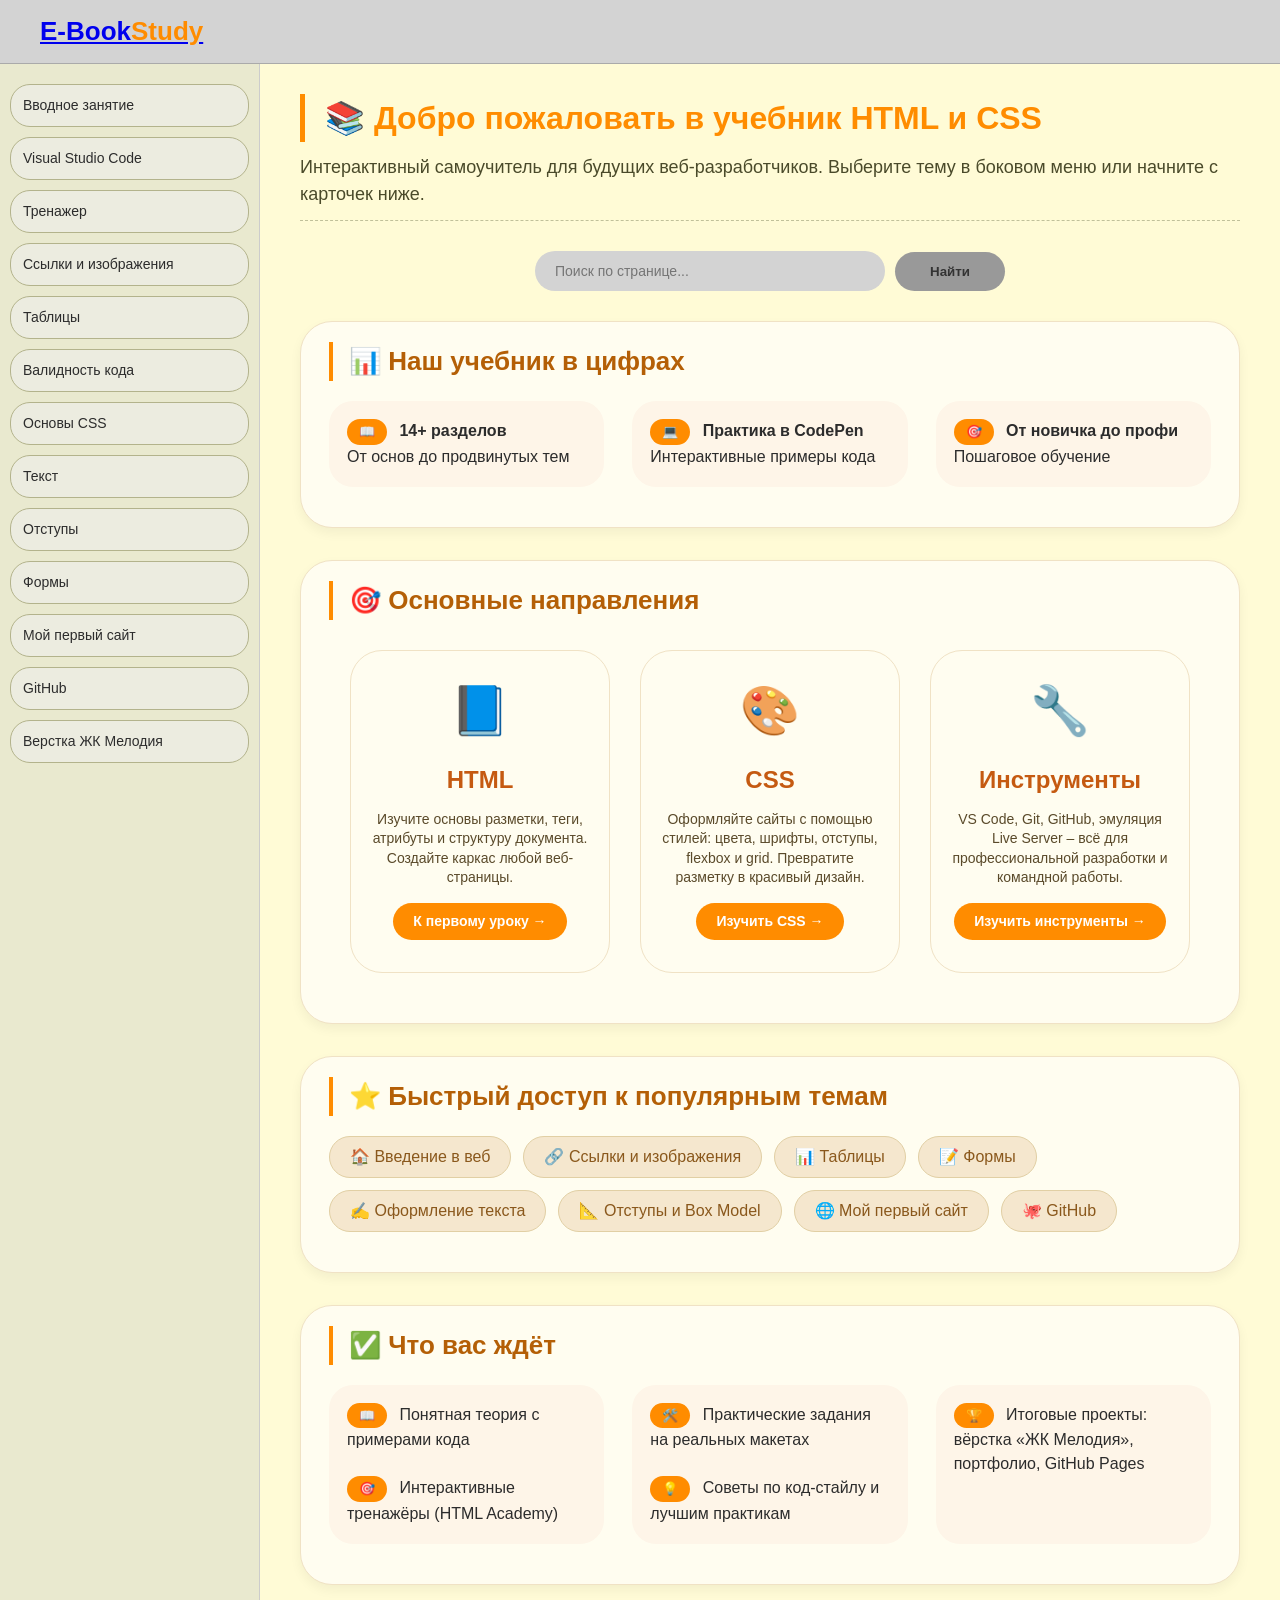
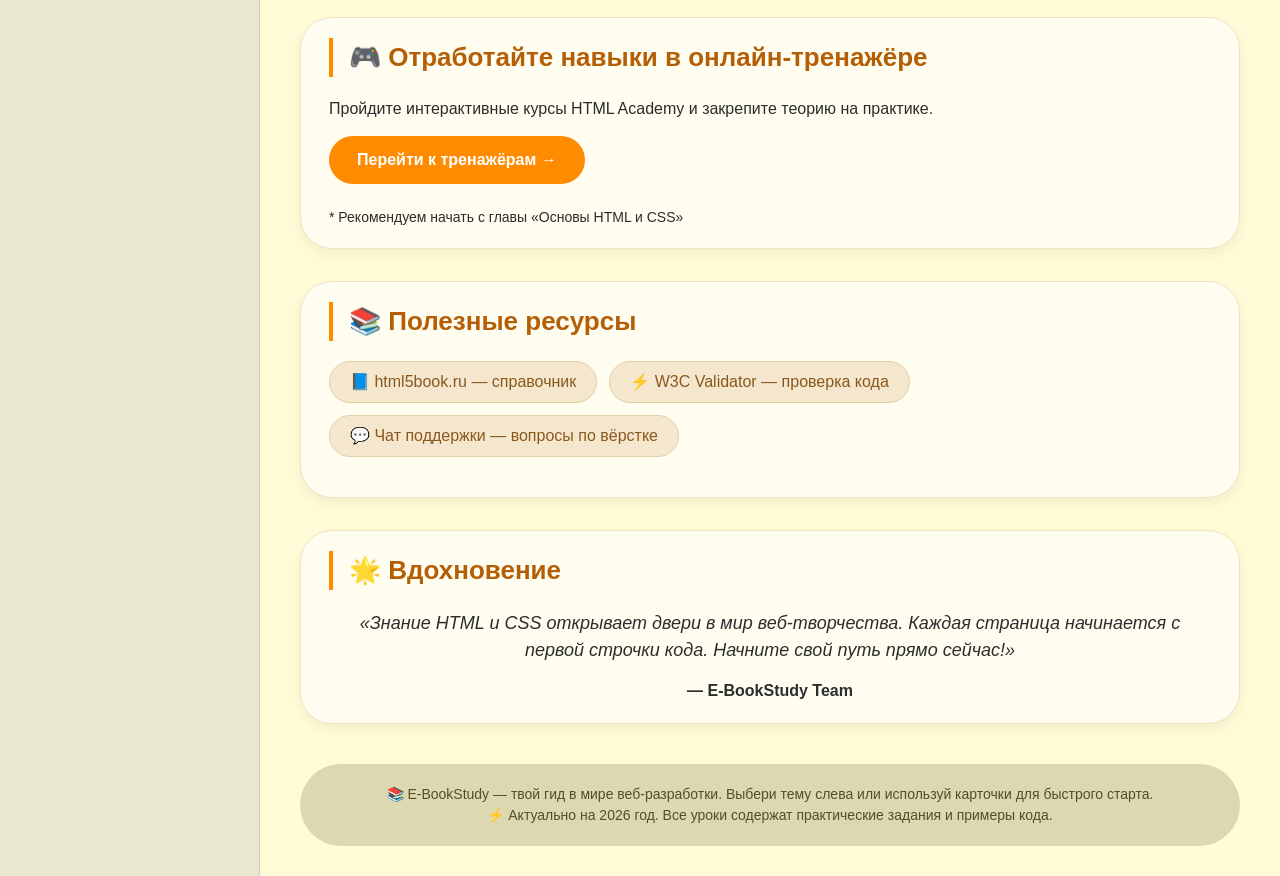
<file: index.html>
<!DOCTYPE html>
    <html lang="ru">
    <head>
        <meta charset="UTF-8">
        <meta name="viewport" content="width=device-width, initial-scale=1.0">
        <title>Главная страница | E-BookStudy</title>
        <style>
            /* ПОЛНОСТЬЮ ЕДИНЫЙ СТИЛЬ С INTRO.HTML */
            * {
                margin: 0;
                padding: 0;
                box-sizing: border-box;
            }

            body {
                font-family: 'Segoe UI', 'Arial', sans-serif;
                background-color: #FFFBD6;
                color: #2c2c2c;
                line-height: 1.5;
            }

            /* Шапка */
            .header {
                background-color: #D3D3D3;
                display: flex;
                justify-content: space-between;
                align-items: center;
                padding: 12px 40px;
                border-bottom: 1px solid #aaa;
                flex-wrap: wrap;
            }
            .logo {
                font-size: 26px;
                font-weight: bold;
            }
            .logo span {
                color: #FF8C00;
            }
            .nav a {
                margin: 0 12px;
                text-decoration: none;
                color: #1e1e1e;
                font-weight: 500;
                transition: 0.2s;
            }
            .nav a:hover {
                color: #FF8C00;
            }
            .theme-icon {
                font-size: 24px;
                cursor: pointer;
            }

            /* Боковое меню */
            .wrapper {
                display: flex;
                max-width: auto;
                margin: 0 auto;
                background: #FFFBD6;
            }
            .sidebar {
                width: 260px;
                background-color: #e9e9cf;
                border-right: 1px solid #ccc;
                padding: 20px 10px;
            }
            .sidebar-item {
                display: block;
                background: #ecece0;
                margin-bottom: 10px;
                padding: 10px 12px;
                border-radius: 20px;
                border: 1px solid #b3b38c;
                text-decoration: none;
                color: #2c2c2c;
                transition: 0.2s;
                font-size: 14px;
            }
            .sidebar-item.active {
                background: #FF8C00;
                color: white;
                font-weight: bold;
                border-color: #FF8C00;
            }
            .sidebar-item:hover {
                background: #FFD58C;
            }

            /* Основная область */
            .main-content {
                flex: 1;
                padding: 30px 40px;
            }
            h1 {
                color: #FF8C00;
                font-size: 32px;
                margin-bottom: 12px;
                border-left: 5px solid #FF8C00;
                padding-left: 20px;
            }
            .desc {
                font-size: 18px;
                color: #4a4a2a;
                margin-bottom: 30px;
                border-bottom: 1px dashed #c0c09a;
                padding-bottom: 12px;
            }

            /* Поиск */
            .search-box {
                margin-bottom: 30px;
                display: flex;
                justify-content: center;
                align-items: center;
            }
            .search-input {
                width: 350px;
                padding: 12px 20px;
                border-radius: 25px;
                border: none;
                background-color: #D3D3D3;
                outline: none;
                font-size: 14px;
            }
            .btn-search {
                padding: 12px 35px;
                border-radius: 25px;
                border: none;
                background-color: #999;
                color: #333;
                cursor: pointer;
                margin-left: 10px;
                font-weight: bold;
                transition: 0.2s;
            }
            .btn-search:hover {
                background-color: #888;
            }
            .highlight {
                background-color: #FFD700;
                color: black;
                border-radius: 2px;
            }

            /* Карточки и блоки как в intro */
            .theory-card {
                background: #fffdf0;
                border-radius: 32px;
                padding: 20px 28px;
                margin-bottom: 32px;
                box-shadow: 0 5px 12px rgba(0,0,0,0.05);
                border: 1px solid #f0e2c5;
            }
            .theory-card h2 {
                font-size: 26px;
                color: #b45f06;
                margin-bottom: 20px;
                display: flex;
                align-items: center;
                gap: 12px;
                border-left: 4px solid #FF8C00;
                padding-left: 16px;
            }
            .theory-card h3 {
                font-size: 22px;
                margin: 20px 0 12px 0;
                color: #c55a11;
            }
            .code-block {
                background: #2d2d24;
                color: #f8f8f2;
                padding: 14px 18px;
                border-radius: 20px;
                font-family: 'Courier New', monospace;
                margin: 16px 0;
                overflow-x: auto;
                font-size: 14px;
            }
            .inline-code {
                background: #e9e2cd;
                padding: 3px 8px;
                border-radius: 12px;
                font-family: monospace;
                font-weight: 600;
                color: #a53f00;
            }
            .two-cols {
                display: flex;
                flex-wrap: wrap;
                gap: 28px;
                margin: 20px 0;
            }
            .info-box {
                background: #fef5e8;
                border-radius: 24px;
                padding: 18px;
                flex: 1;
                min-width: 220px;
            }
            .badge {
                background: #FF8C00;
                color: white;
                border-radius: 30px;
                padding: 3px 12px;
                font-size: 13px;
                display: inline-block;
                margin-right: 8px;
            }
            .button-link {
                display: inline-block;
                background: #FF8C00;
                color: white;
                padding: 12px 28px;
                border-radius: 40px;
                text-decoration: none;
                font-weight: bold;
                margin: 15px 0 8px 0;
                transition: 0.2s;
            }
            .button-link:hover {
                background: #e07a00;
                transform: scale(1.02);
            }
            .card-grid {
                display: flex;
                gap: 30px;
                margin: 30px 0;
                flex-wrap: wrap;
                justify-content: center;
            }
            .card {
                background: #fffdf0;
                border-radius: 32px;
                padding: 24px 20px;
                width: 260px;
                text-align: center;
                border: 1px solid #f0e2c5;
                transition: transform 0.2s, box-shadow 0.2s;
            }
            .card:hover {
                transform: translateY(-5px);
                box-shadow: 0 10px 25px rgba(0,0,0,0.1);
            }
            .card-img {
                font-size: 48px;
                margin-bottom: 15px;
            }
            .card h4 {
                font-size: 24px;
                color: #c55a11;
                margin-bottom: 12px;
            }
            .card p {
                font-size: 14px;
                color: #5a4a2a;
                line-height: 1.4;
            }
            .topic-links {
                display: flex;
                flex-wrap: wrap;
                gap: 12px;
                margin: 20px 0;
            }
            .topic-badge {
                background: #f5e7ce;
                border-radius: 60px;
                padding: 8px 20px;
                text-decoration: none;
                color: #8a581c;
                font-weight: 500;
                transition: 0.2s;
                border: 1px solid #e1cfa4;
                display: inline-block;
            }
            .topic-badge:hover {
                background: #FF8C00;
                color: white;
            }
            hr {
                margin: 25px 0;
                border: 0;
                height: 1px;
                background: linear-gradient(to right, #ffda9e, transparent);
            }
            footer {
                text-align: center;
                margin-top: 40px;
                padding: 20px;
                background: #ddd8b0;
                border-radius: 48px;
                font-size: 14px;
                color: #4f4f2f;
            }
            @media (max-width: 800px) {
                .wrapper {
                    flex-direction: column;
                }
                .sidebar {
                    width: 100%;
                    display: flex;
                    flex-wrap: wrap;
                    gap: 8px;
                }
                .sidebar-item {
                    width: auto;
                    margin: 0;
                }
                .main-content {
                    padding: 20px;
                }
                .search-input {
                    width: 250px;
                }
            }
        </style>
    </head>
    <body>
        <header class="header">
            <div class="logo"> <a href="index.html" style="font-weight: bold;"> E-Book<span>Study</span></div></a>
            
        </header>

        <div class="wrapper">
            <!-- Боковое меню ТОЧНО КАК В INTRO.HTML -->
            <aside class="sidebar">
                <a href="intro.html" class="sidebar-item">Вводное занятие</a>
                <a href="vscode.html" class="sidebar-item">Visual Studio Code</a>
                <a href="practice.html" class="sidebar-item">Тренажер</a>
                <a href="links.html" class="sidebar-item">Ссылки и изображения</a>
                <a href="tables.html" class="sidebar-item">Таблицы</a>
                <a href="validator.html" class="sidebar-item">Валидность кода</a>
                <a href="css.html" class="sidebar-item">Основы CSS</a>
                <a href="text.html" class="sidebar-item">Текст</a>
                <a href="margins.html" class="sidebar-item">Отступы</a>
                <a href="forms.html" class="sidebar-item">Формы</a>
                <a href="website.html" class="sidebar-item">Мой первый сайт</a>
                <a href="github.html" class="sidebar-item">GitHub</a>
                <a href="melodia.html" class="sidebar-item">Верстка ЖК Мелодия</a>
            </aside>

            <main class="main-content">
                <h1>📚 Добро пожаловать в учебник HTML и CSS</h1>
                <p class="desc">Интерактивный самоучитель для будущих веб-разработчиков. Выберите тему в боковом меню или начните с карточек ниже.</p>

                <!-- ПОИСК (как в intro.html) -->
                <div class="search-box">
                    <input type="text" class="search-input" id="searchInput" placeholder="Поиск по странице...">
                    <button class="btn-search" id="searchBtn">Найти</button>
                </div>

                <!-- Герой-статистика -->
                <div class="theory-card">
                    <h2>📊 Наш учебник в цифрах</h2>
                    <div class="two-cols">
                        <div class="info-box"><span class="badge">📖</span> <strong>14+ разделов</strong><br>От основ до продвинутых тем</div>
                        <div class="info-box"><span class="badge">💻</span> <strong>Практика в CodePen</strong><br>Интерактивные примеры кода</div>
                        <div class="info-box"><span class="badge">🎯</span> <strong>От новичка до профи</strong><br>Пошаговое обучение</div>
                    </div>
                </div>

                <!-- Карточки-категории -->
                <div class="theory-card">
                    <h2>🎯 Основные направления</h2>
                    <div class="card-grid">
                        <div class="card">
                            <div class="card-img">📘</div>
                            <h4>HTML</h4>
                            <p>Изучите основы разметки, теги, атрибуты и структуру документа. Создайте каркас любой веб-страницы.</p>
                            <a href="intro.html" class="button-link" style="padding: 8px 20px; font-size: 14px;">К первому уроку →</a>
                        </div>
                        <div class="card">
                            <div class="card-img">🎨</div>
                            <h4>CSS</h4>
                            <p>Оформляйте сайты с помощью стилей: цвета, шрифты, отступы, flexbox и grid. Превратите разметку в красивый дизайн.</p>
                            <a href="css.html" class="button-link" style="padding: 8px 20px; font-size: 14px;">Изучить CSS →</a>
                        </div>
                        <div class="card">
                            <div class="card-img">🔧</div>
                            <h4>Инструменты</h4>
                            <p>VS Code, Git, GitHub, эмуляция Live Server – всё для профессиональной разработки и командной работы.</p>
                            <a href="vscode.html" class="button-link" style="padding: 8px 20px; font-size: 14px;">Изучить инструменты →</a>
                        </div>
                    </div>
                </div>

                <!-- Популярные темы -->
                <div class="theory-card">
                    <h2>⭐ Быстрый доступ к популярным темам</h2>
                    <div class="topic-links">
                        <a href="intro.html" class="topic-badge">🏠 Введение в веб</a>
                        <a href="links.html" class="topic-badge">🔗 Ссылки и изображения</a>
                        <a href="tables.html" class="topic-badge">📊 Таблицы</a>
                        <a href="forms.html" class="topic-badge">📝 Формы</a>
                        <a href="text.html" class="topic-badge">✍️ Оформление текста</a>
                        <a href="margins.html" class="topic-badge">📐 Отступы и Box Model</a>
                        <a href="website.html" class="topic-badge">🌐 Мой первый сайт</a>
                        <a href="github.html" class="topic-badge">🐙 GitHub</a>
                    </div>
                </div>

                <!-- Чему вы научитесь -->
                <div class="theory-card">
                    <h2>✅ Что вас ждёт</h2>
                    <div class="two-cols">
                        <div class="info-box">
                            <span class="badge">📖</span> Понятная теория с примерами кода<br><br>
                            <span class="badge">🎯</span> Интерактивные тренажёры (HTML Academy)
                        </div>
                        <div class="info-box">
                            <span class="badge">🛠️</span> Практические задания на реальных макетах<br><br>
                            <span class="badge">💡</span> Советы по код-стайлу и лучшим практикам
                        </div>
                        <div class="info-box">
                            <span class="badge">🏆</span> Итоговые проекты: вёрстка «ЖК Мелодия», портфолио, GitHub Pages
                        </div>
                    </div>
                </div>

                <!-- Тренажёры -->
                <div class="theory-card">
                    <h2>🎮 Отработайте навыки в онлайн‑тренажёре</h2>
                    <p>Пройдите интерактивные курсы HTML Academy и закрепите теорию на практике.</p>
                    <a href="practice.html" class="button-link">Перейти к тренажёрам →</a>
                    <p style="margin-top: 15px; font-size: 14px;">* Рекомендуем начать с главы «Основы HTML и CSS»</p>
                </div>

                <!-- Ресурсы -->
                <div class="theory-card">
                    <h2>📚 Полезные ресурсы</h2>
                    <div class="topic-links">
                        <a href="https://html5book.ru/" target="_blank" class="topic-badge">📘 html5book.ru — справочник</a>
                        <a href="https://validator.w3.org/" target="_blank" class="topic-badge">⚡ W3C Validator — проверка кода</a>
                        <a href="#" class="topic-badge">💬 Чат поддержки — вопросы по вёрстке</a>
                    </div>
                </div>

                <!-- Цитата -->
                <div class="theory-card">
                    <h2>🌟 Вдохновение</h2>
                    <p style="font-size: 18px; font-style: italic; text-align: center;">«Знание HTML и CSS открывает двери в мир веб-творчества. Каждая страница начинается с первой строчки кода. Начните свой путь прямо сейчас!»</p>
                    <p style="text-align: center; margin-top: 15px; font-weight: bold;">— E-BookStudy Team</p>
                </div>

                <footer>
                    📚 E-BookStudy — твой гид в мире веб-разработки. Выбери тему слева или используй карточки для быстрого старта.<br>
                    ⚡ Актуально на 2026 год. Все уроки содержат практические задания и примеры кода.
                </footer>
            </main>
        </div>

        <script>
            // Функция поиска и подсветки (как в intro.html)
            function performSearch(inputElement, container) {
                if (!inputElement || !container) return;
                const query = inputElement.value.trim();
                removeHighlights();
                if (query === "") return;

                const regex = new RegExp(`(${query.replace(/[.*+?^${}()|[\]\\]/g, '\\$&')})`, 'gi');
                const walker = document.createTreeWalker(container, NodeFilter.SHOW_TEXT, null, false);
                let node;
                const nodesToReplace = [];

                while (node = walker.nextNode()) {
                    if (node.parentNode.tagName === 'SCRIPT' ||
                        node.parentNode.tagName === 'STYLE' ||
                        node.parentNode.tagName === 'INPUT' ||
                        node.parentNode.tagName === 'TEXTAREA') continue;

                    if (node.textContent.toLowerCase().includes(query.toLowerCase())) {
                        nodesToReplace.push(node);
                    }
                }

                nodesToReplace.forEach(node => {
                    const span = document.createElement('span');
                    span.innerHTML = node.textContent.replace(regex, '<mark class="highlight">$1</mark>');
                    node.parentNode.replaceChild(span, node);
                });

                const firstResult = container.querySelector('.highlight');
                if (firstResult) {
                    firstResult.scrollIntoView({ behavior: 'smooth', block: 'center' });
                } else {
                    alert("Ничего не найдено");
                }
            }

            function removeHighlights() {
                document.querySelectorAll('.highlight').forEach(h => {
                    const parent = h.parentNode;
                    const text = parent.textContent;
                    const textNode = document.createTextNode(text);
                    parent.replaceWith(textNode);
                });
            }

            // Обработчики для поиска
            document.addEventListener('DOMContentLoaded', () => {
                const main = document.querySelector('.main-content');
                if (!main) return;

                const searchInput = document.getElementById('searchInput');
                const searchBtn = document.getElementById('searchBtn');

                if (searchBtn) {
                    searchBtn.addEventListener('click', () => {
                        performSearch(searchInput, main);
                    });
                }

                if (searchInput) {
                    searchInput.addEventListener('keypress', (e) => {
                        if (e.key === 'Enter') {
                            performSearch(searchInput, main);
                        }
                    });
                }
            });

        
        </script>

        <style>
            /* Тёмная тема */
            body.dark-theme .sidebar-item {
                background-color: #4b451f;
                color: #f5e6c4;
                border-color: #7e6b38;
            }
            body.dark-theme aside {
                background-color: #3e3a1c;
            }
            body.dark-theme .sidebar-item.active {
                background-color: #FF8C00;
                color: #1f1b08;
            }
            body.dark-theme .theory-card,
            body.dark-theme .card,
            body.dark-theme .info-box {
                background: #494222;
                border-color: #b68b40;
                color: #fef0cf;
            }
            body.dark-theme .button-link {
                background-color: #f3972e;
            }
            body.dark-theme .topic-badge {
                background: #6f5d30;
                color: #ffe1a0;
            }
            body.dark-theme .topic-badge:hover {
                background: #FF8C00;
                color: #1f1b08;
            }
            body.dark-theme footer {
                background-color: #4f4824;
            }
            body.dark-theme .code-block {
                background: #1e1e1a;
            }
            body.dark-theme .inline-code {
                background: #5f562e;
                color: #ffd89a;
            }
            body.dark-theme .desc {
                color: #ddd0a0;
                border-bottom-color: #7e6b38;
            }
            body.dark-theme h1, 
            body.dark-theme .theory-card h2,
            body.dark-theme .theory-card h3 {
                color: #ffb347;
            }
            body.dark-theme .wrapper {
                background-color: #2d2a1a;
            }
            body.dark-theme .search-input {
                background-color: #4a4422;
                color: #f0edd0;
            }
            body.dark-theme .btn-search {
                background-color: #6a6032;
                color: #f0edd0;
            }
        </style>
    </body>
    </html>
</file>
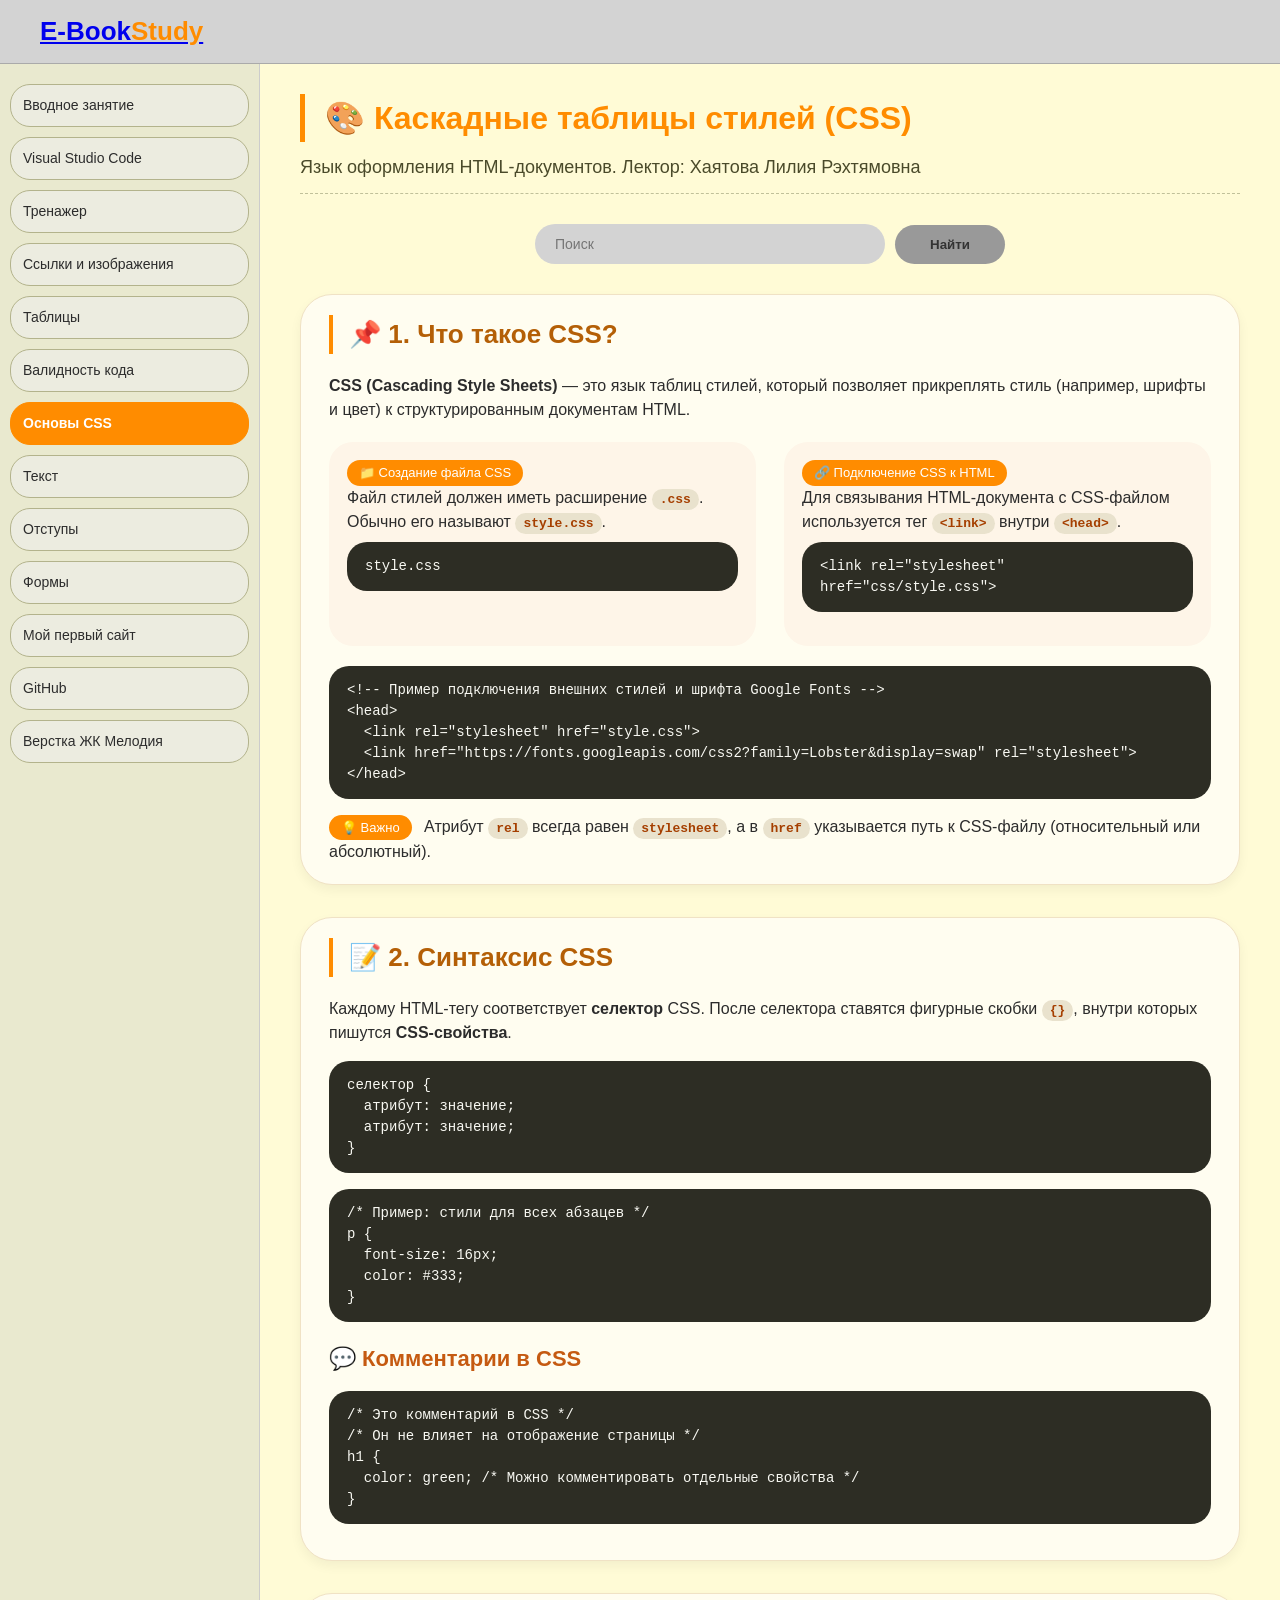
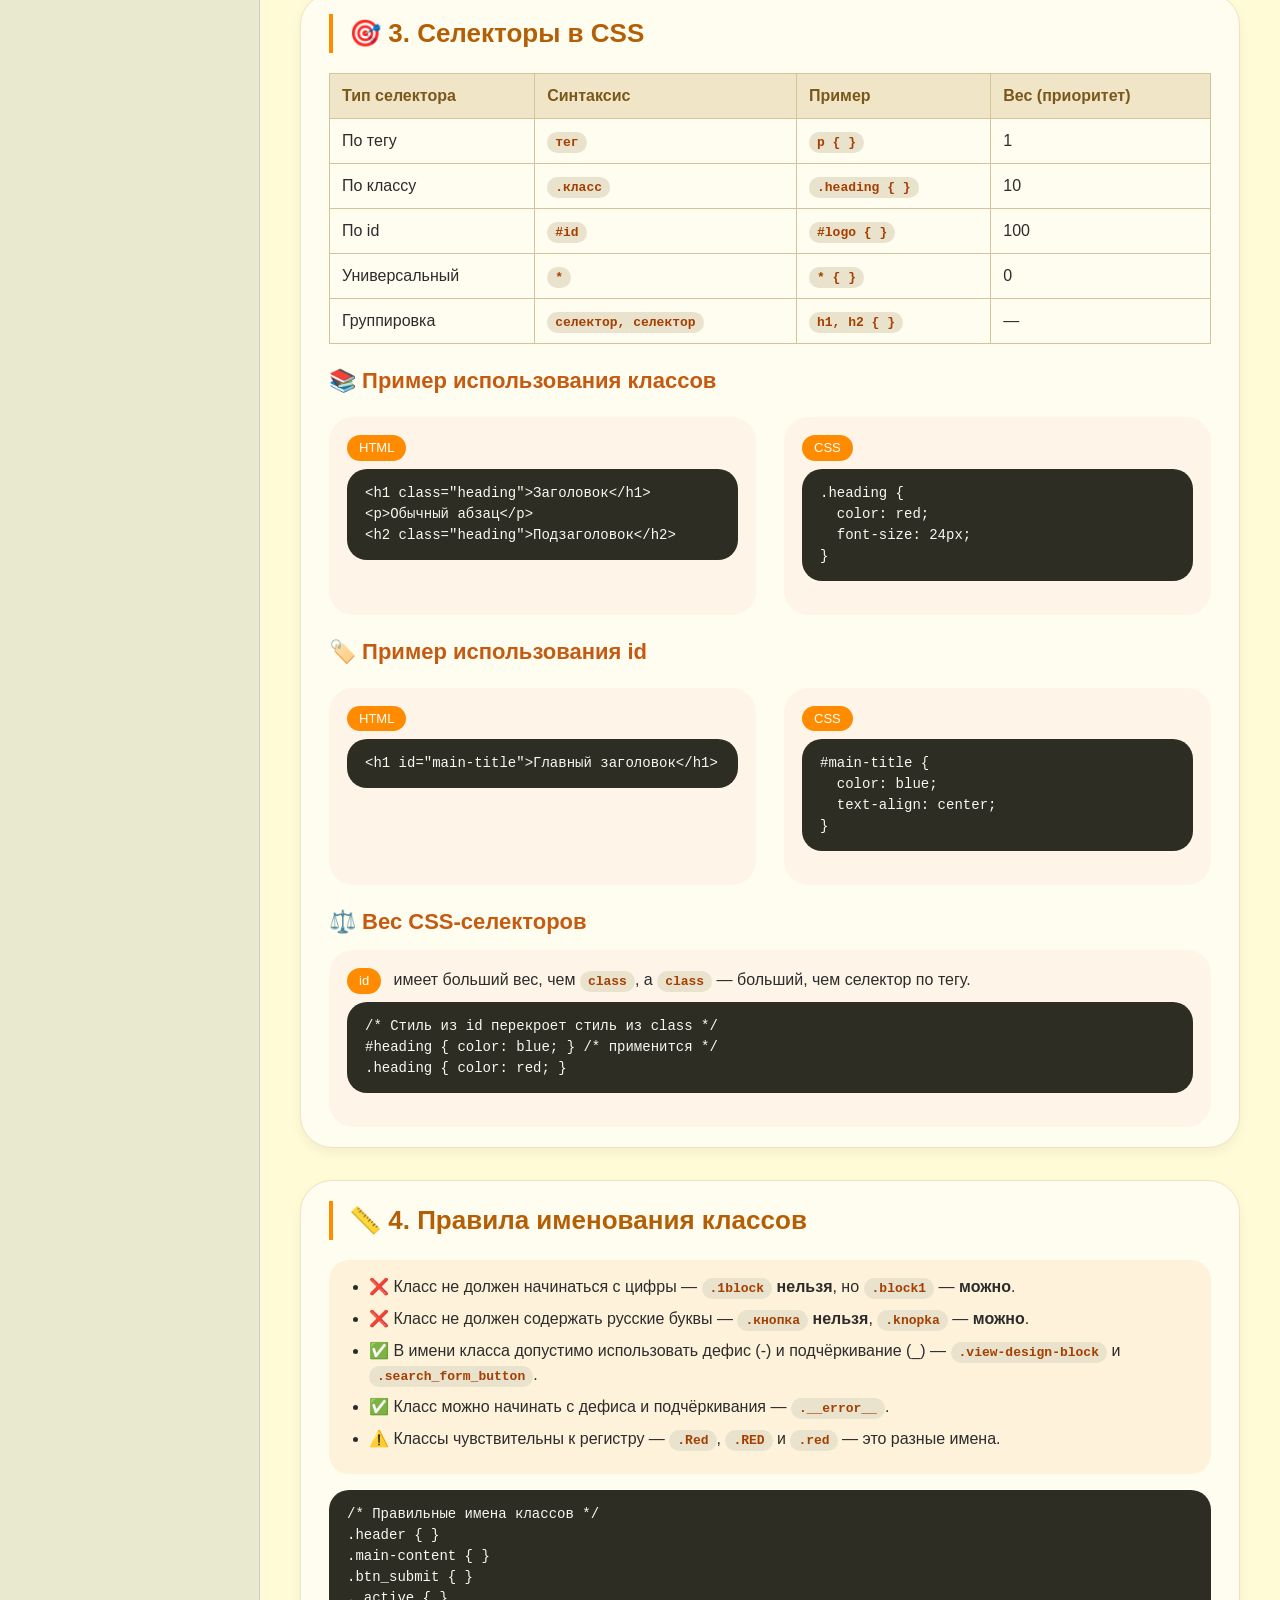
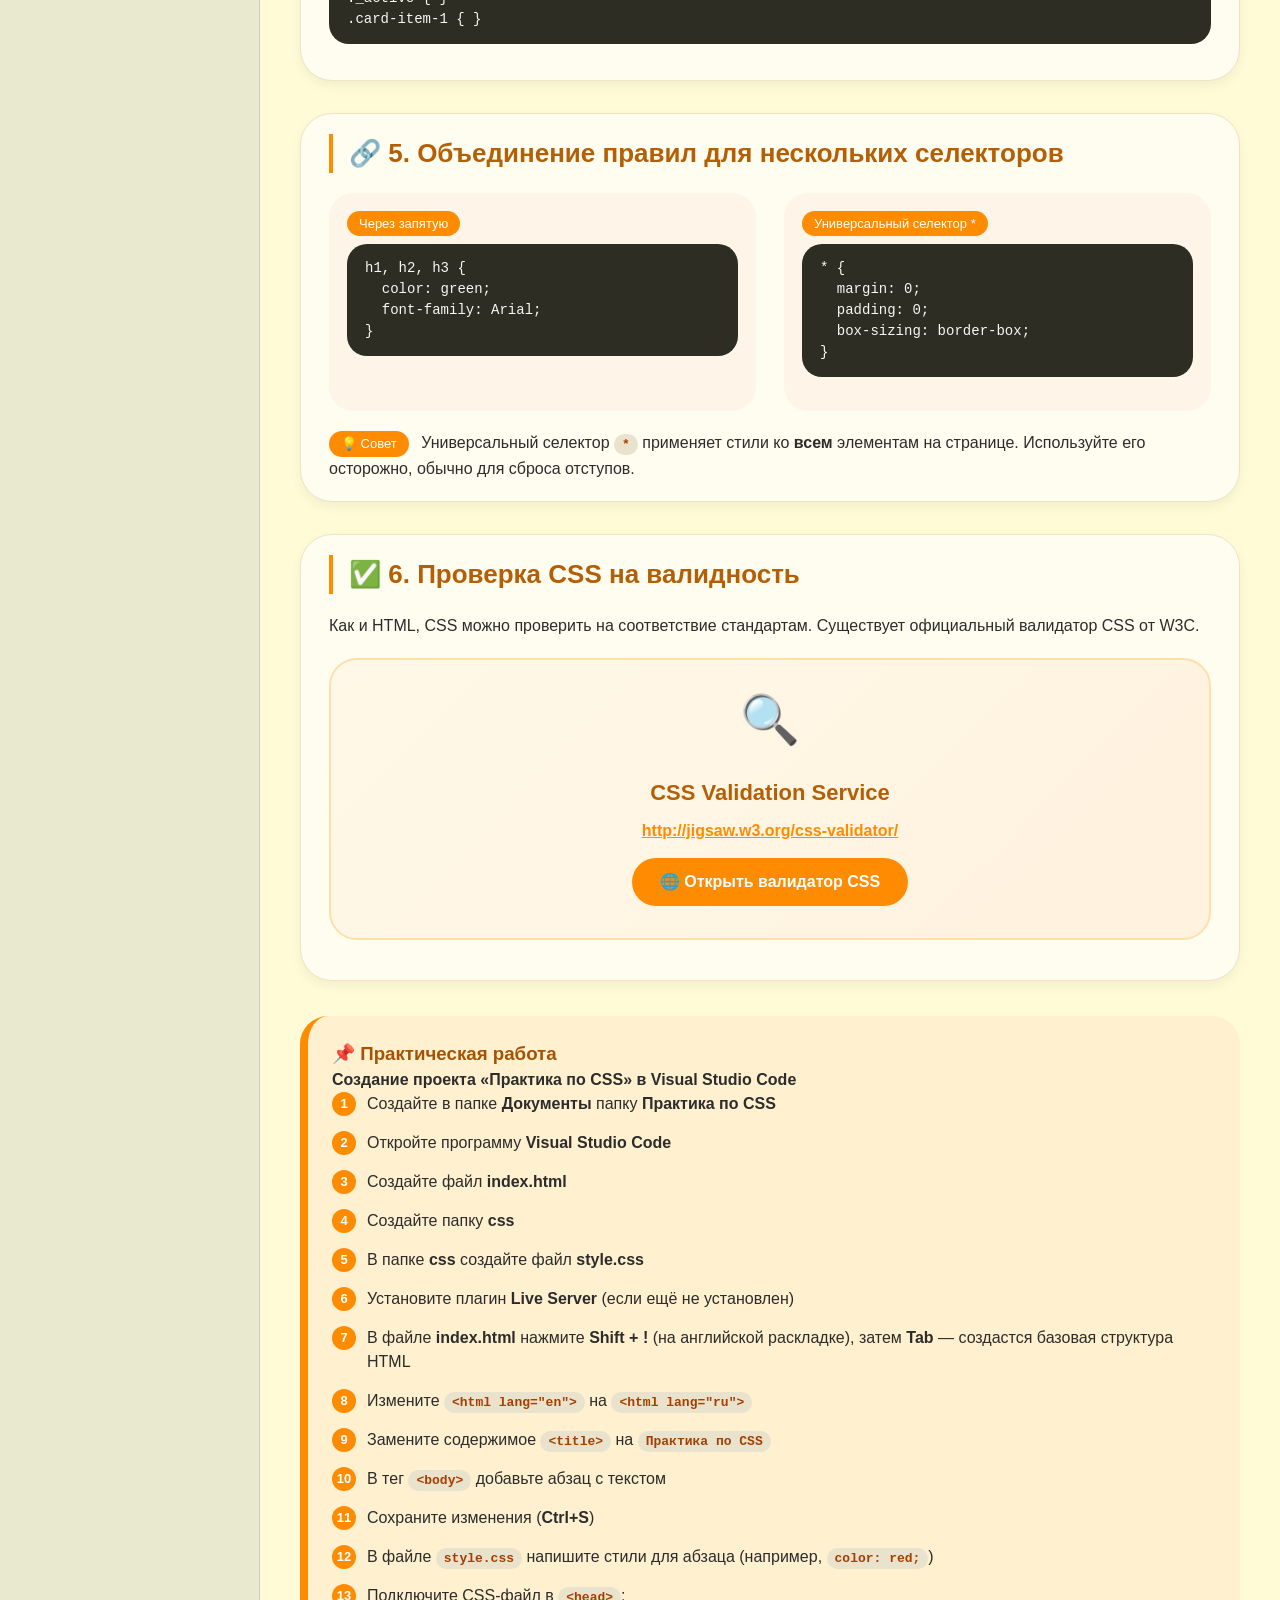
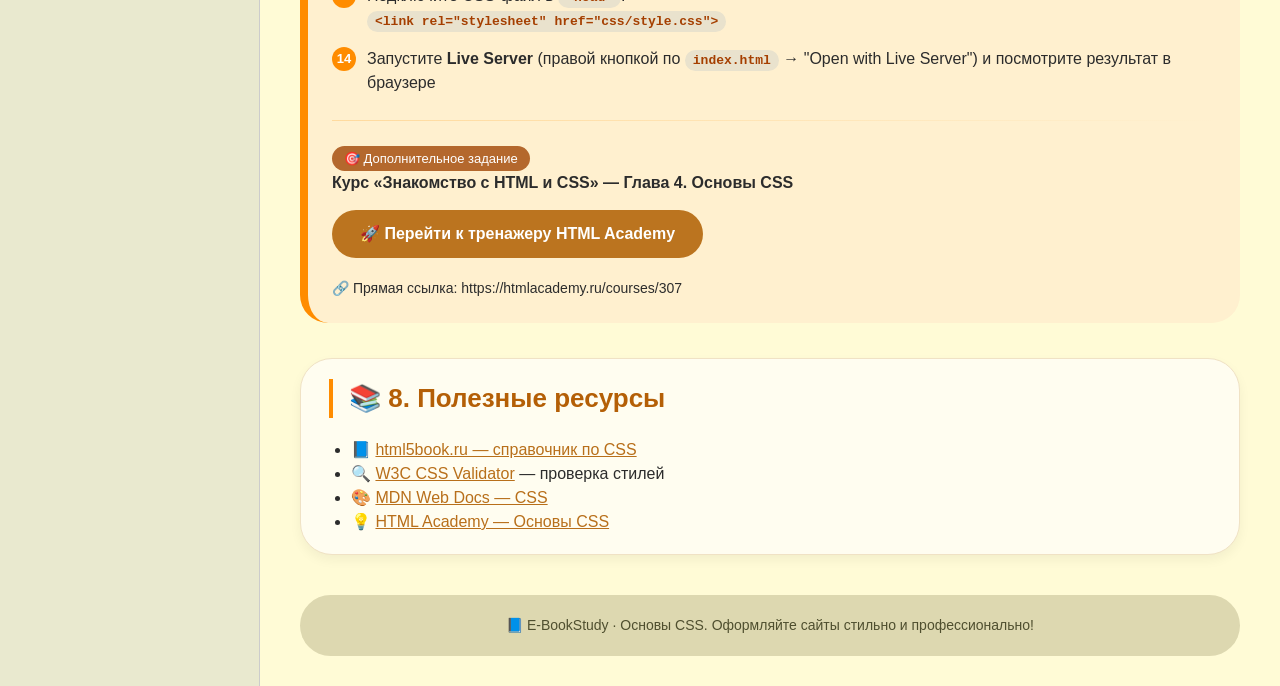
<file: css.html>
<!DOCTYPE html>
<html lang="ru">
<head>
    <meta charset="UTF-8">
    <meta name="viewport" content="width=device-width, initial-scale=1.0">
    <title>Основы CSS | E-BookStudy</title>
    <style>
        /* Базовые стили — полное соответствие сайту */
        * {
            margin: 0;
            padding: 0;
            box-sizing: border-box;
        }

        body {
            font-family: 'Segoe UI', 'Arial', sans-serif;
            background-color: #FFFBD6;
            color: #2c2c2c;
            line-height: 1.5;
        }

        /* Шапка сайта */
        .header {
            background-color: #D3D3D3;
            display: flex;
            justify-content: space-between;
            align-items: center;
            padding: 12px 40px;
            border-bottom: 1px solid #aaa;
            flex-wrap: wrap;
        }
        .logo {
            font-size: 26px;
            font-weight: bold;
        }
        .logo span {
            color: #FF8C00;
        }
        .nav a:hover {
            color: #FF8C00;
        }
        .theme-icon {
            font-size: 24px;
            cursor: default;
        }

        /* Контейнер + боковое меню */
        .wrapper {
            display: flex;
            max-width: auto;
            margin: 0 auto;
            background: #FFFBD6;
        }

        .sidebar {
            width: 260px;
            background-color: #e9e9cf;
            border-right: 1px solid #ccc;
            padding: 20px 10px;
        }
        .sidebar-item {
            display: block;
            background: #ecece0;
            margin-bottom: 10px;
            padding: 10px 12px;
            border-radius: 20px;
            border: 1px solid #b3b38c;
            text-decoration: none;
            color: #2c2c2c;
            transition: 0.2s;
            font-size: 14px;
        }
        .sidebar-item.active {
            background: #FF8C00;
            color: white;
            font-weight: bold;
            border-color: #FF8C00;
        }
        .sidebar-item:hover {
            background: #FFD58C;
        }

        /* Основной контент */
        .main-content {
            flex: 1;
            padding: 30px 40px;
        }

        h1 {
            color: #FF8C00;
            font-size: 32px;
            margin-bottom: 12px;
            border-left: 5px solid #FF8C00;
            padding-left: 20px;
        }
        .desc {
            font-size: 18px;
            color: #4a4a2a;
            margin-bottom: 30px;
            border-bottom: 1px dashed #c0c09a;
            padding-bottom: 12px;
        }

        /* стили для блоков с теорией */
        .theory-block {
            background: #fffdf0;
            border-radius: 32px;
            padding: 20px 28px;
            margin-bottom: 32px;
            box-shadow: 0 5px 12px rgba(0,0,0,0.05);
            transition: 0.2s;
            border: 1px solid #f0e2c5;
        }
        .theory-block h2 {
            font-size: 26px;
            color: #b45f06;
            margin-bottom: 20px;
            display: flex;
            align-items: center;
            gap: 12px;
            border-left: 4px solid #FF8C00;
            padding-left: 16px;
        }
        .theory-block h3 {
            font-size: 22px;
            margin: 20px 0 12px 0;
            color: #c55a11;
        }
        .code-example {
            background: #2d2d24;
            color: #f8f8f2;
            padding: 14px 18px;
            border-radius: 20px;
            font-family: 'Courier New', monospace;
            margin: 16px 0;
            overflow-x: auto;
            font-size: 14px;
        }
        .inline-code {
            background: #e9e2cd;
            padding: 3px 8px;
            border-radius: 12px;
            font-family: monospace;
            font-weight: 600;
            color: #a53f00;
        }
        .two-columns {
            display: flex;
            flex-wrap: wrap;
            gap: 28px;
            margin: 20px 0;
        }
        .info-card {
            background: #fef5e8;
            border-radius: 24px;
            padding: 18px;
            flex: 1;
            min-width: 220px;
        }
        .badge {
            background: #FF8C00;
            color: white;
            border-radius: 30px;
            padding: 3px 12px;
            font-size: 13px;
            display: inline-block;
            margin-right: 8px;
        }
        .selector-table {
            width: 100%;
            border-collapse: collapse;
            margin: 20px 0;
        }
        .selector-table th,
        .selector-table td {
            border: 1px solid #d4c49c;
            padding: 10px 12px;
            text-align: left;
        }
        .selector-table th {
            background-color: #f0e5c6;
            color: #7a581c;
        }
        .task-block {
            background: #fff0cf;
            border-radius: 28px;
            padding: 24px;
            margin: 35px 0;
            border-left: 8px solid #FF8C00;
        }
        .button-link {
            display: inline-block;
            background: #FF8C00;
            color: white;
            padding: 12px 28px;
            border-radius: 40px;
            text-decoration: none;
            font-weight: bold;
            margin: 15px 0 8px 0;
            transition: 0.2s;
        }
        .button-link:hover {
            background: #e07a00;
            transform: scale(1.02);
        }
        hr {
            margin: 25px 0;
            border: 0;
            height: 1px;
            background: linear-gradient(to right, #ffda9e, transparent);
        }
        footer {
            text-align: center;
            margin-top: 40px;
            padding: 20px;
            background: #ddd8b0;
            border-radius: 48px;
            font-size: 14px;
            color: #4f4f2f;
        }
        @media (max-width: 800px) {
            .wrapper {
                flex-direction: column;
            }
            .sidebar {
                width: 100%;
                display: flex;
                flex-wrap: wrap;
                gap: 8px;
            }
            .sidebar-item {
                width: auto;
                margin: 0;
            }
            .main-content {
                padding: 20px;
            }
        }
        .search-box {
            margin-bottom: 30px;
            display: flex;
            justify-content: center;
            align-items: center;
        }
        .search-input {
            width: 350px;
            padding: 12px 20px;
            border-radius: 25px;
            border: none;
            background-color: #D3D3D3;
            outline: none;
            font-size: 14px;
        }
        .btn-search {
            padding: 12px 35px;
            border-radius: 25px;
            border: none;
            background-color: #999;
            color: #333;
            cursor: pointer;
            margin-left: 10px;
            font-weight: bold;
        }
        .btn-search:hover {
            background-color: #888;
        }
        .highlight {
            background-color: #FFD700;
            color: black;
            border-radius: 2px;
        }
        .step-list {
            list-style: none;
            counter-reset: step-counter;
        }
        .step-list li {
            counter-increment: step-counter;
            margin-bottom: 15px;
            padding-left: 35px;
            position: relative;
        }
        .step-list li::before {
            content: counter(step-counter);
            background-color: #FF8C00;
            color: white;
            font-weight: bold;
            width: 24px;
            height: 24px;
            border-radius: 50%;
            display: inline-flex;
            align-items: center;
            justify-content: center;
            position: absolute;
            left: 0;
            top: 0;
            font-size: 13px;
        }
        .class-rules {
            background: #fef2da;
            border-radius: 20px;
            padding: 15px 20px;
            margin: 15px 0;
        }
        .class-rules li {
            margin-bottom: 8px;
        }
    </style>
</head>
<body>
    <header class="header">
        <div class="logo"> <a href="index.html"> E-Book<span>Study</span></a></div>
        <div class="theme-icon"></div>
    </header>

    <div class="wrapper">
        <!-- Боковое меню — как в предыдущих работах -->
        <aside class="sidebar">
            <a href="intro.html" class="sidebar-item">Вводное занятие</a>
            <a href="vscode.html" class="sidebar-item">Visual Studio Code</a>
            <a href="practice.html" class="sidebar-item">Тренажер</a>
            <a href="links.html" class="sidebar-item">Ссылки и изображения</a>
            <a href="tables.html" class="sidebar-item">Таблицы</a>
            <a href="validator.html" class="sidebar-item">Валидность кода</a>
            <a href="css.html" class="sidebar-item active">Основы CSS</a>
            <a href="text.html" class="sidebar-item">Текст</a>
            <a href="margins.html" class="sidebar-item">Отступы</a>
            <a href="forms.html" class="sidebar-item">Формы</a>
            <a href="website.html" class="sidebar-item">Мой первый сайт</a>
            <a href="github.html" class="sidebar-item">GitHub</a>
            <a href="melodia.html" class="sidebar-item">Верстка ЖК Мелодия</a>
        </aside>

        <main class="main-content">
            <h1>🎨 Каскадные таблицы стилей (CSS)</h1>
            <p class="desc">Язык оформления HTML-документов. Лектор: Хаятова Лилия Рэхтямовна</p>
            <div class="search-box">
                <input type="text" class="search-input" placeholder="Поиск">
                <button class="btn-search">Найти</button>
            </div>

            <!-- 1. Что такое CSS -->
            <div class="theory-block">
                <h2>📌 1. Что такое CSS?</h2>
                <p><strong>CSS (Cascading Style Sheets)</strong> — это язык таблиц стилей, который позволяет прикреплять стиль (например, шрифты и цвет) к структурированным документам HTML.</p>
                <div class="two-columns">
                    <div class="info-card">
                        <span class="badge">📁 Создание файла CSS</span>
                        <p>Файл стилей должен иметь расширение <span class="inline-code">.css</span>. Обычно его называют <span class="inline-code">style.css</span>.</p>
                        <div class="code-example" style="margin-top: 8px;">
                            style.css
                        </div>
                    </div>
                    <div class="info-card">
                        <span class="badge">🔗 Подключение CSS к HTML</span>
                        <p>Для связывания HTML-документа с CSS-файлом используется тег <span class="inline-code">&lt;link&gt;</span> внутри <span class="inline-code">&lt;head&gt;</span>.</p>
                        <div class="code-example" style="margin-top: 8px;">
                            &lt;link rel="stylesheet" href="css/style.css"&gt;
                        </div>
                    </div>
                </div>
                <div class="code-example">
                    &lt;!-- Пример подключения внешних стилей и шрифта Google Fonts --&gt;<br>
                    &lt;head&gt;<br>
                    &nbsp;&nbsp;&lt;link rel="stylesheet" href="style.css"&gt;<br>
                    &nbsp;&nbsp;&lt;link href="https://fonts.googleapis.com/css2?family=Lobster&amp;display=swap" rel="stylesheet"&gt;<br>
                    &lt;/head&gt;
                </div>
                <p><span class="badge">💡 Важно</span> Атрибут <span class="inline-code">rel</span> всегда равен <span class="inline-code">stylesheet</span>, а в <span class="inline-code">href</span> указывается путь к CSS-файлу (относительный или абсолютный).</p>
            </div>

            <!-- 2. Синтаксис CSS -->
            <div class="theory-block">
                <h2>📝 2. Синтаксис CSS</h2>
                <p>Каждому HTML-тегу соответствует <strong>селектор</strong> CSS. После селектора ставятся фигурные скобки <span class="inline-code">{}</span>, внутри которых пишутся <strong>CSS-свойства</strong>.</p>
                <div class="code-example">
                    селектор {<br>
                    &nbsp;&nbsp;атрибут: значение;<br>
                    &nbsp;&nbsp;атрибут: значение;<br>
                    }
                </div>
                <div class="code-example">
                    /* Пример: стили для всех абзацев */<br>
                    p {<br>
                    &nbsp;&nbsp;font-size: 16px;<br>
                    &nbsp;&nbsp;color: #333;<br>
                    }
                </div>
                <h3>💬 Комментарии в CSS</h3>
                <div class="code-example">
                    /* Это комментарий в CSS */<br>
                    /* Он не влияет на отображение страницы */<br>
                    h1 {<br>
                    &nbsp;&nbsp;color: green; /* Можно комментировать отдельные свойства */<br>
                    }
                </div>
            </div>

            <!-- 3. Селекторы: тег, класс, id -->
            <div class="theory-block">
                <h2>🎯 3. Селекторы в CSS</h2>
                <table class="selector-table">
                    <thead>
                        <tr><th>Тип селектора</th><th>Синтаксис</th><th>Пример</th><th>Вес (приоритет)</th></tr>
                    </thead>
                    <tbody>
                        <tr><td>По тегу</td><td><span class="inline-code">тег</span></td><td><span class="inline-code">p { }</span></td><td>1</td></tr>
                        <tr><td>По классу</td><td><span class="inline-code">.класс</span></td><td><span class="inline-code">.heading { }</span></td><td>10</td></tr>
                        <tr><td>По id</td><td><span class="inline-code">#id</span></td><td><span class="inline-code">#logo { }</span></td><td>100</td></tr>
                        <tr><td>Универсальный</td><td><span class="inline-code">*</span></td><td><span class="inline-code">* { }</span></td><td>0</td></tr>
                        <tr><td>Группировка</td><td><span class="inline-code">селектор, селектор</span></td><td><span class="inline-code">h1, h2 { }</span></td><td>—</td></tr>
                    </tbody>
                </table>

                <h3>📚 Пример использования классов</h3>
                <div class="two-columns">
                    <div class="info-card">
                        <span class="badge">HTML</span>
                        <div class="code-example" style="margin-top: 8px;">
                            &lt;h1 class="heading"&gt;Заголовок&lt;/h1&gt;<br>
                            &lt;p&gt;Обычный абзац&lt;/p&gt;<br>
                            &lt;h2 class="heading"&gt;Подзаголовок&lt;/h2&gt;
                        </div>
                    </div>
                    <div class="info-card">
                        <span class="badge">CSS</span>
                        <div class="code-example" style="margin-top: 8px;">
                            .heading {<br>
                            &nbsp;&nbsp;color: red;<br>
                            &nbsp;&nbsp;font-size: 24px;<br>
                            }
                        </div>
                    </div>
                </div>

                <h3>🏷️ Пример использования id</h3>
                <div class="two-columns">
                    <div class="info-card">
                        <span class="badge">HTML</span>
                        <div class="code-example" style="margin-top: 8px;">
                            &lt;h1 id="main-title"&gt;Главный заголовок&lt;/h1&gt;
                        </div>
                    </div>
                    <div class="info-card">
                        <span class="badge">CSS</span>
                        <div class="code-example" style="margin-top: 8px;">
                            #main-title {<br>
                            &nbsp;&nbsp;color: blue;<br>
                            &nbsp;&nbsp;text-align: center;<br>
                            }
                        </div>
                    </div>
                </div>

                <h3>⚖️ Вес CSS-селекторов</h3>
                <div class="info-card">
                    <p><span class="badge">id</span> имеет больший вес, чем <span class="inline-code">class</span>, а <span class="inline-code">class</span> — больший, чем селектор по тегу.</p>
                    <div class="code-example" style="margin-top: 8px;">
                        /* Стиль из id перекроет стиль из class */<br>
                        #heading { color: blue; }   /* применится */<br>
                        .heading { color: red; }
                    </div>
                </div>
            </div>

            <!-- 4. Правила именования классов -->
            <div class="theory-block">
                <h2>📏 4. Правила именования классов</h2>
                <div class="class-rules">
                    <ul style="margin-left: 20px;">
                        <li>❌ Класс не должен начинаться с цифры — <span class="inline-code">.1block</span> <strong>нельзя</strong>, но <span class="inline-code">.block1</span> — <strong>можно</strong>.</li>
                        <li>❌ Класс не должен содержать русские буквы — <span class="inline-code">.кнопка</span> <strong>нельзя</strong>, <span class="inline-code">.knopka</span> — <strong>можно</strong>.</li>
                        <li>✅ В имени класса допустимо использовать дефис (-) и подчёркивание (_) — <span class="inline-code">.view-design-block</span> и <span class="inline-code">.search_form_button</span>.</li>
                        <li>✅ Класс можно начинать с дефиса и подчёркивания — <span class="inline-code">.__error__</span>.</li>
                        <li>⚠️ Классы чувствительны к регистру — <span class="inline-code">.Red</span>, <span class="inline-code">.RED</span> и <span class="inline-code">.red</span> — это разные имена.</li>
                    </ul>
                </div>
                <div class="code-example">
                    /* Правильные имена классов */<br>
                    .header { }<br>
                    .main-content { }<br>
                    .btn_submit { }<br>
                    ._active { }<br>
                    .card-item-1 { }
                </div>
            </div>

            <!-- 5. Объединение правил -->
            <div class="theory-block">
                <h2>🔗 5. Объединение правил для нескольких селекторов</h2>
                <div class="two-columns">
                    <div class="info-card">
                        <span class="badge">Через запятую</span>
                        <div class="code-example" style="margin-top: 8px;">
                            h1, h2, h3 {<br>
                            &nbsp;&nbsp;color: green;<br>
                            &nbsp;&nbsp;font-family: Arial;<br>
                            }
                        </div>
                    </div>
                    <div class="info-card">
                        <span class="badge">Универсальный селектор *</span>
                        <div class="code-example" style="margin-top: 8px;">
                            * {<br>
                            &nbsp;&nbsp;margin: 0;<br>
                            &nbsp;&nbsp;padding: 0;<br>
                            &nbsp;&nbsp;box-sizing: border-box;<br>
                            }
                        </div>
                    </div>
                </div>
                <p><span class="badge">💡 Совет</span> Универсальный селектор <span class="inline-code">*</span> применяет стили ко <strong>всем</strong> элементам на странице. Используйте его осторожно, обычно для сброса отступов.</p>
            </div>

            <!-- 6. Валидатор CSS -->
            <div class="theory-block">
                <h2>✅ 6. Проверка CSS на валидность</h2>
                <p>Как и HTML, CSS можно проверить на соответствие стандартам. Существует официальный валидатор CSS от W3C.</p>
                <div class="validator-card" style="background: linear-gradient(135deg, #fff8e8, #fff2de); border-radius: 28px; padding: 24px; text-align: center; border: 2px solid #ffe0aa; margin: 20px 0;">
                    <div style="font-size: 48px; margin-bottom: 10px;">🔍</div>
                    <h3 style="color: #b45f06; margin-bottom: 10px;">CSS Validation Service</h3>
                    <p><a href="http://jigsaw.w3.org/css-validator/" target="_blank" style="color: #FF8C00; font-weight: bold;">http://jigsaw.w3.org/css-validator/</a></p>
                    <a href="http://jigsaw.w3.org/css-validator/" target="_blank" class="button-link" style="margin-top: 15px; display: inline-block;">🌐 Открыть валидатор CSS</a>
                </div>
            </div>

            <!-- 7. Практическая работа -->
            <div class="task-block">
                <h3 style="color:#a55302; margin-top:0;">📌 Практическая работа</h3>
                <p><strong>Создание проекта «Практика по CSS» в Visual Studio Code</strong></p>
                <ul class="step-list" style="margin-left: 0;">
                    <li>Создайте в папке <strong>Документы</strong> папку <strong>Практика по CSS</strong></li>
                    <li>Откройте программу <strong>Visual Studio Code</strong></li>
                    <li>Создайте файл <strong>index.html</strong></li>
                    <li>Создайте папку <strong>css</strong></li>
                    <li>В папке <strong>css</strong> создайте файл <strong>style.css</strong></li>
                    <li>Установите плагин <strong>Live Server</strong> (если ещё не установлен)</li>
                    <li>В файле <strong>index.html</strong> нажмите <strong>Shift + !</strong> (на английской раскладке), затем <strong>Tab</strong> — создастся базовая структура HTML</li>
                    <li>Измените <span class="inline-code">&lt;html lang="en"&gt;</span> на <span class="inline-code">&lt;html lang="ru"&gt;</span></li>
                    <li>Замените содержимое <span class="inline-code">&lt;title&gt;</span> на <span class="inline-code">Практика по CSS</span></li>
                    <li>В тег <span class="inline-code">&lt;body&gt;</span> добавьте абзац с текстом</li>
                    <li>Сохраните изменения (<strong>Ctrl+S</strong>)</li>
                    <li>В файле <span class="inline-code">style.css</span> напишите стили для абзаца (например, <span class="inline-code">color: red;</span>)</li>
                    <li>Подключите CSS-файл в <span class="inline-code">&lt;head&gt;</span>:<br>
                        <span class="inline-code">&lt;link rel="stylesheet" href="css/style.css"&gt;</span>
                    </li>
                    <li>Запустите <strong>Live Server</strong> (правой кнопкой по <span class="inline-code">index.html</span> → "Open with Live Server") и посмотрите результат в браузере</li>
                </ul>
                <hr>
                <p><span class="badge" style="background:#b4682d;">🎯 Дополнительное задание</span></p>
                <p><strong>Курс «Знакомство с HTML и CSS» — Глава 4. Основы CSS</strong></p>
                <a href="https://htmlacademy.ru/courses/307" target="_blank" class="button-link" style="background:#bb741f;">🚀 Перейти к тренажеру HTML Academy</a>
                <p style="margin-top: 12px; font-size: 14px;">🔗 Прямая ссылка: https://htmlacademy.ru/courses/307</p>
            </div>

            <!-- 8. Дополнительные ресурсы -->
            <div class="theory-block">
                <h2>📚 8. Полезные ресурсы</h2>
                <ul style="margin-left: 22px;">
                    <li>📘 <a href="https://html5book.ru/css-css3/" target="_blank" style="color:#b86f1a;">html5book.ru — справочник по CSS</a></li>
                    <li>🔍 <a href="http://jigsaw.w3.org/css-validator/" target="_blank" style="color:#b86f1a;">W3C CSS Validator</a> — проверка стилей</li>
                    <li>🎨 <a href="https://developer.mozilla.org/ru/docs/Web/CSS" target="_blank" style="color:#b86f1a;">MDN Web Docs — CSS</a></li>
                    <li>💡 <a href="https://htmlacademy.ru/courses/307" target="_blank" style="color:#b86f1a;">HTML Academy — Основы CSS</a></li>
                </ul>
            </div>

            <footer>
                📘 E-BookStudy · Основы CSS. Оформляйте сайты стильно и профессионально!
            </footer>
        </main>
    </div>

    <script>
        // Функция поиска и подсветки
        function performSearch(inputElement, container) {
            if (!inputElement || !container) return;
            const query = inputElement.value.trim();
            removeHighlights();
            if (query === "") return;

            const regex = new RegExp(`(${query.replace(/[.*+?^${}()|[\]\\]/g, '\\$&')})`, 'gi');
            const walker = document.createTreeWalker(container, NodeFilter.SHOW_TEXT, null, false);
            let node;
            const nodesToReplace = [];

            while (node = walker.nextNode()) {
                if (node.parentNode.tagName === 'SCRIPT' ||
                    node.parentNode.tagName === 'STYLE' ||
                    node.parentNode.tagName === 'INPUT' ||
                    node.parentNode.tagName === 'TEXTAREA') continue;

                if (node.textContent.toLowerCase().includes(query.toLowerCase())) {
                    nodesToReplace.push(node);
                }
            }

            nodesToReplace.forEach(node => {
                const span = document.createElement('span');
                span.innerHTML = node.textContent.replace(regex, '<mark class="highlight">$1</mark>');
                node.parentNode.replaceChild(span, node);
            });

            const firstResult = container.querySelector('.highlight');
            if (firstResult) {
                firstResult.scrollIntoView({ behavior: 'smooth', block: 'center' });
            } else {
                alert("Ничего не найдено");
            }
        }

        function removeHighlights() {
            document.querySelectorAll('.highlight').forEach(h => {
                const parent = h.parentNode;
                const text = parent.textContent;
                const textNode = document.createTextNode(text);
                parent.replaceWith(textNode);
            });
        }

        document.addEventListener('DOMContentLoaded', () => {
            const main = document.querySelector('.main-content');
            if (!main) return;

            document.querySelectorAll('.btn-search').forEach(btn => {
                btn.addEventListener('click', (e) => {
                    const searchBox = btn.closest('.search-box');
                    const input = searchBox.querySelector('.search-input');
                    performSearch(input, main);
                });
            });

            document.querySelectorAll('.search-input').forEach(input => {
                input.addEventListener('keypress', (e) => {
                    if (e.key === 'Enter') {
                        const searchBox = input.closest('.search-box');
                        const btn = searchBox.querySelector('.btn-search');
                        if (btn) btn.click();
                    }
                });
            });
        });
    </script>
</body>
</html>
</file>
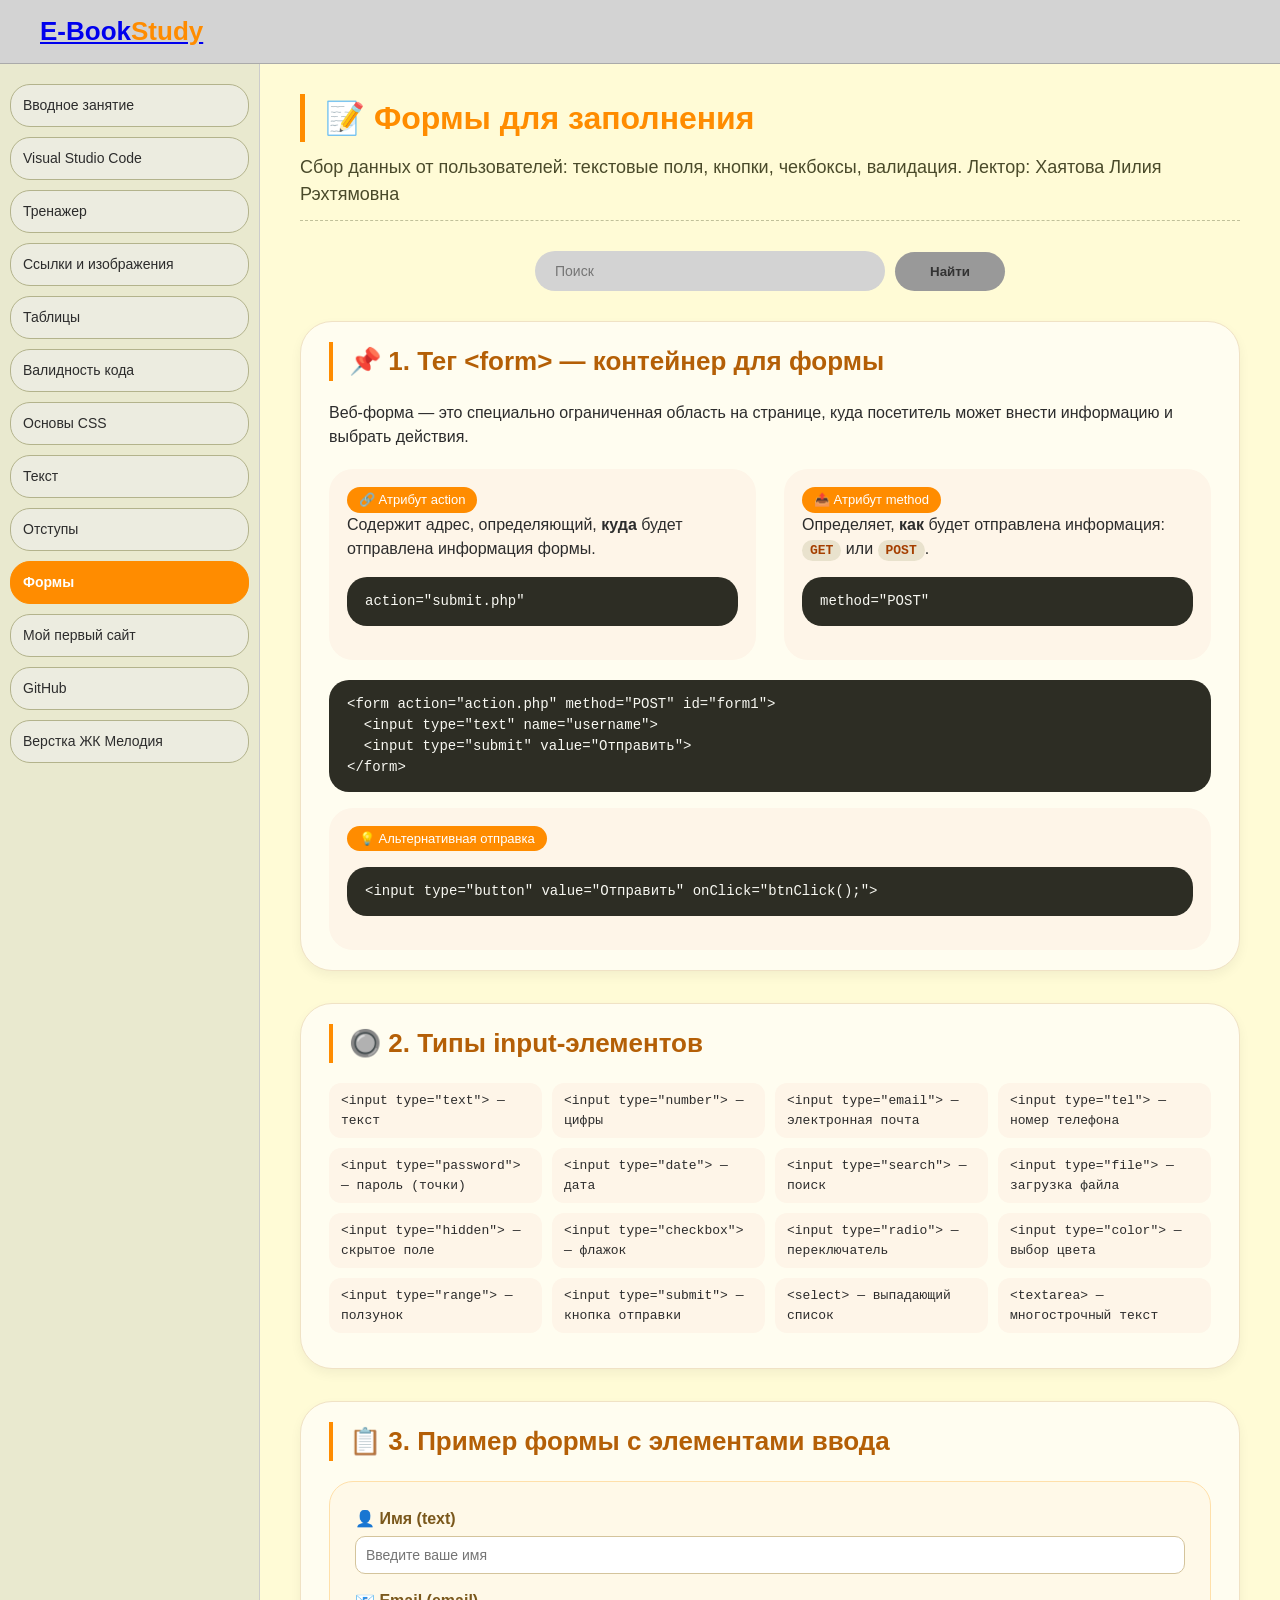
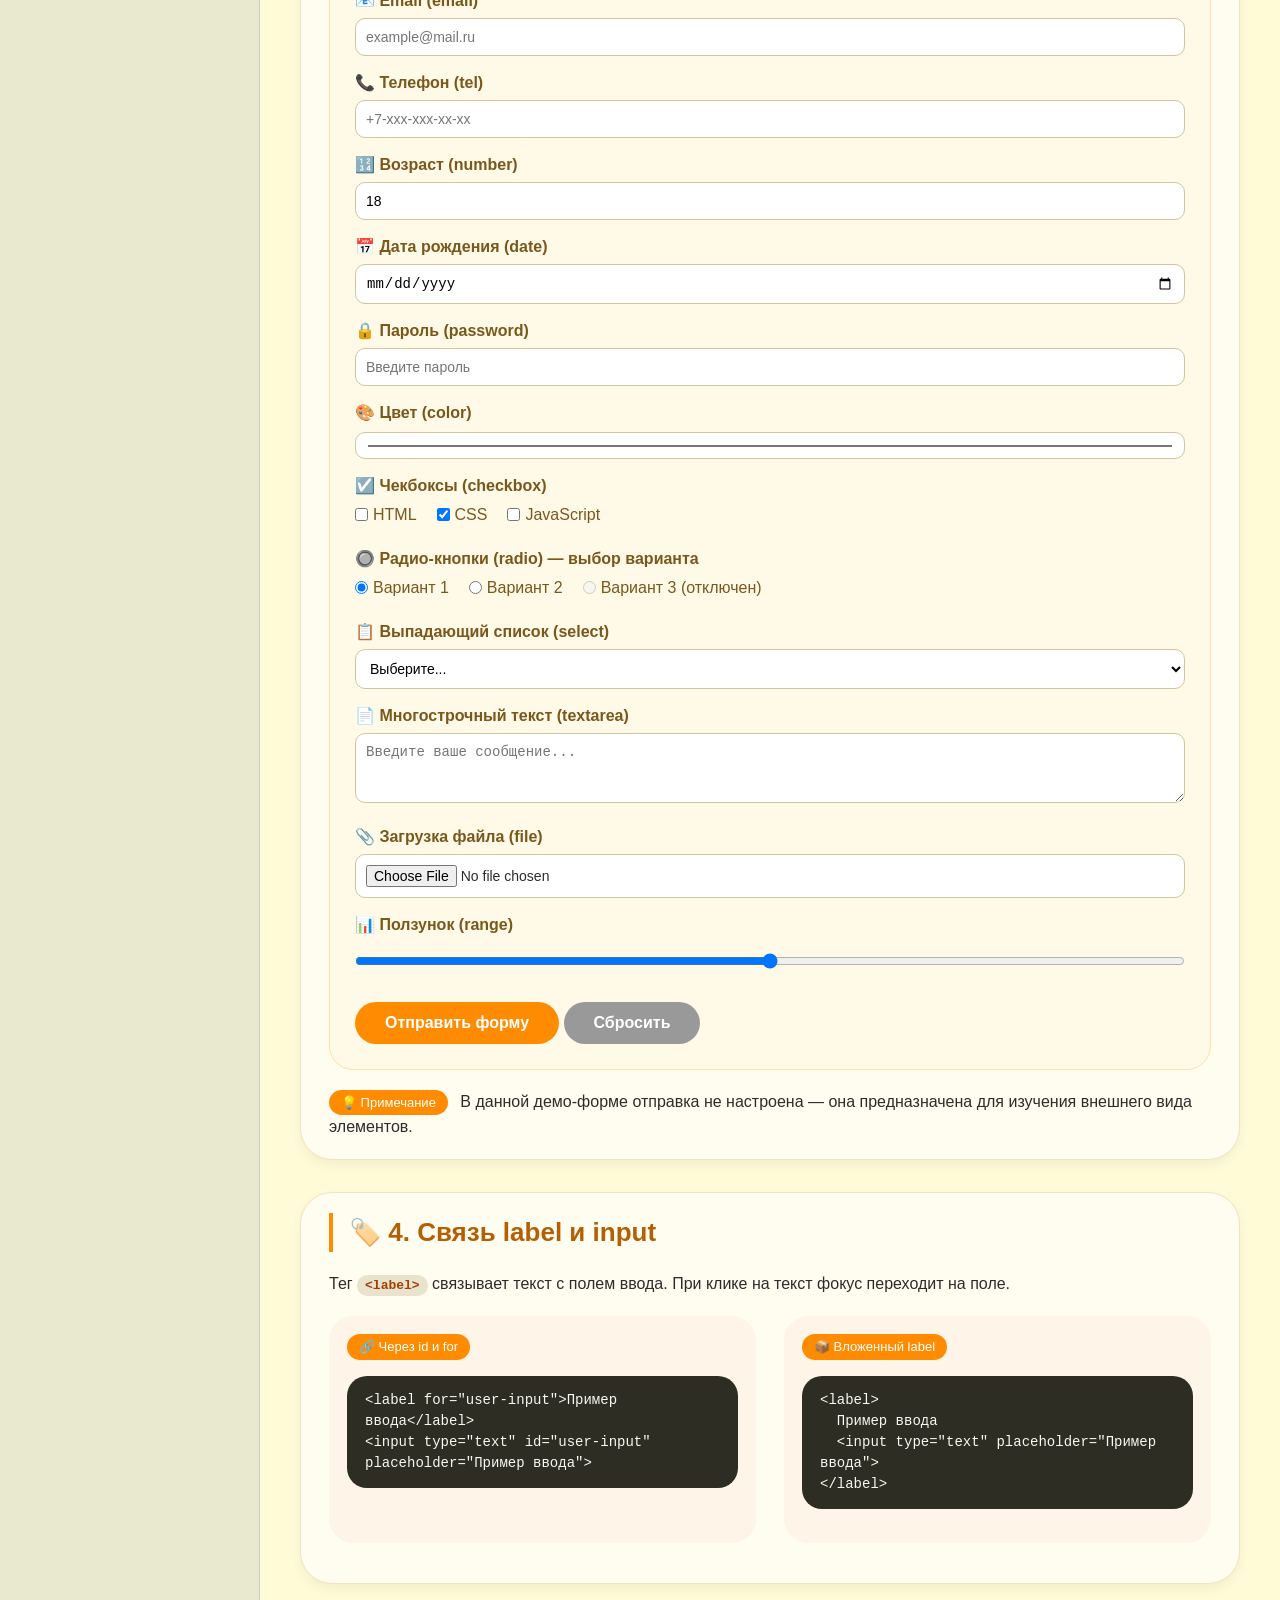
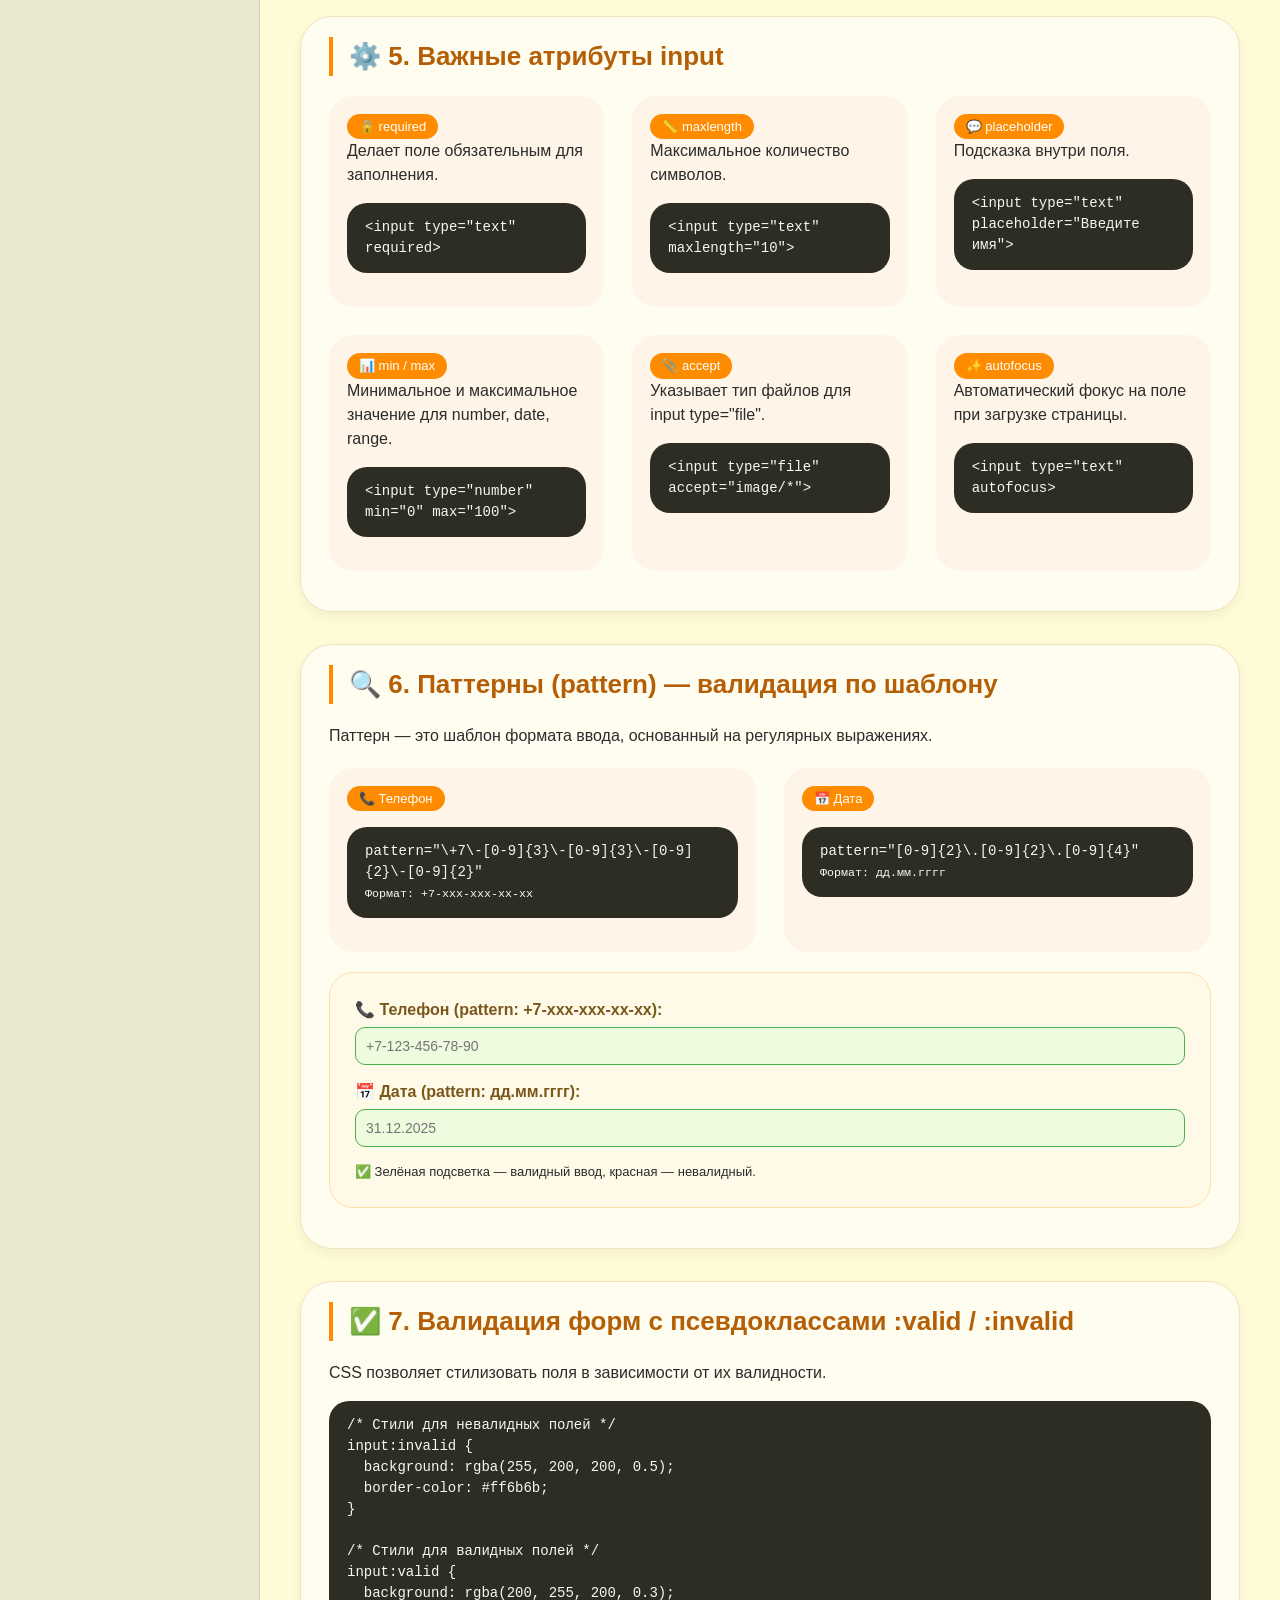
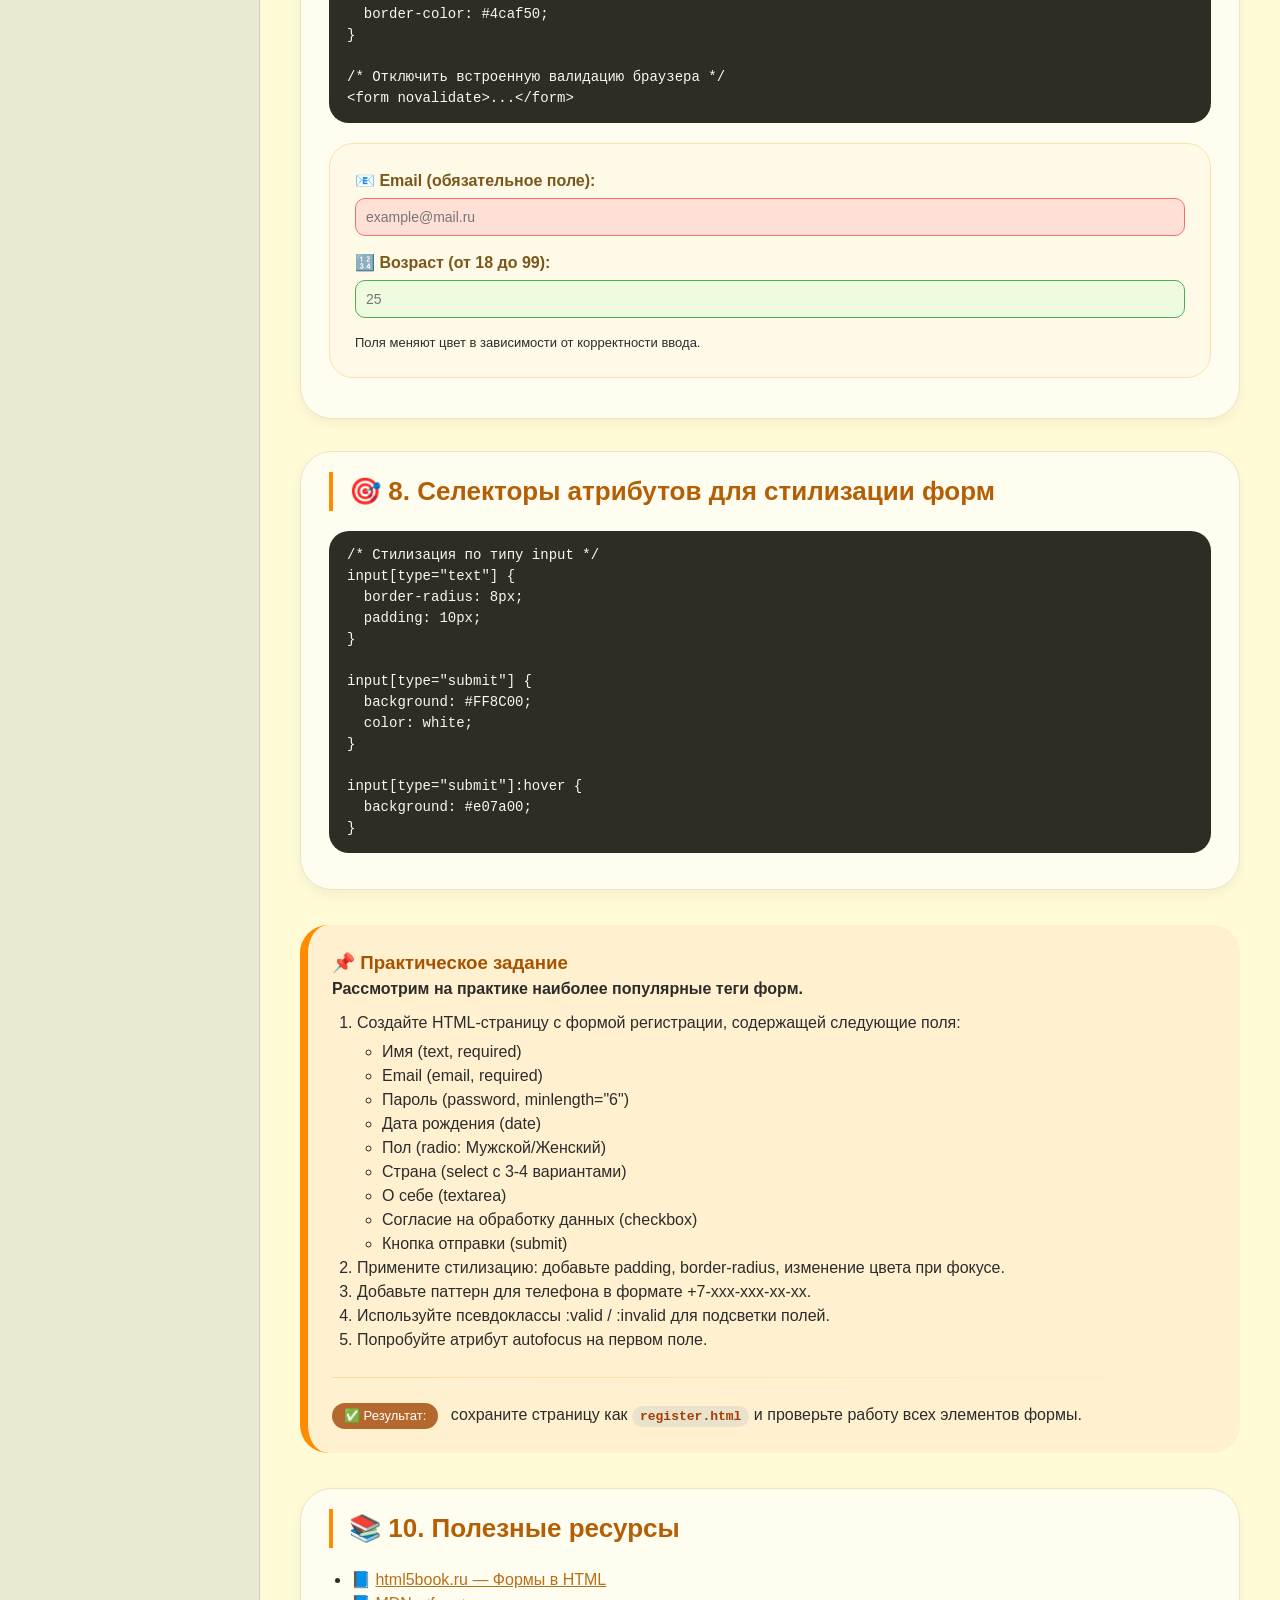
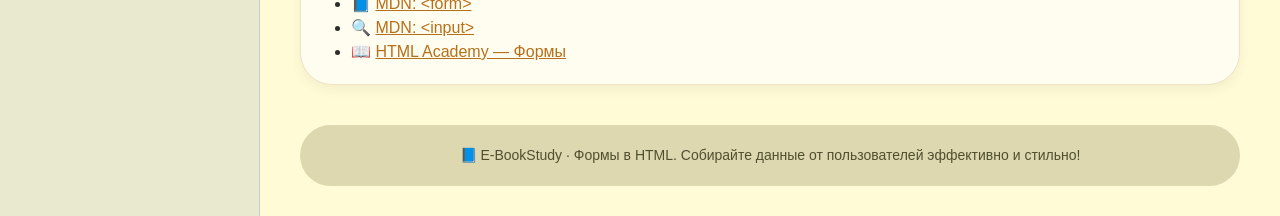
<file: forms.html>
<!DOCTYPE html>
<html lang="ru">
<head>
    <meta charset="UTF-8">
    <meta name="viewport" content="width=device-width, initial-scale=1.0">
    <title>Формы | E-BookStudy</title>
    <style>
        /* Базовые стили — полное соответствие сайту */
        * {
            margin: 0;
            padding: 0;
            box-sizing: border-box;
        }

        body {
            font-family: 'Segoe UI', 'Arial', sans-serif;
            background-color: #FFFBD6;
            color: #2c2c2c;
            line-height: 1.5;
        }

        /* Шапка сайта */
        .header {
            background-color: #D3D3D3;
            display: flex;
            justify-content: space-between;
            align-items: center;
            padding: 12px 40px;
            border-bottom: 1px solid #aaa;
            flex-wrap: wrap;
        }
        .logo {
            font-size: 26px;
            font-weight: bold;
        }
        .logo span {
            color: #FF8C00;
        }
        .nav a {
            margin: 0 12px;
            text-decoration: none;
            color: #1e1e1e;
            font-weight: 500;
            transition: 0.2s;
        }
        .nav a:hover {
            color: #FF8C00;
        }
        .theme-icon {
            font-size: 24px;
            cursor: default;
        }

        /* Контейнер + боковое меню */
        .wrapper {
            display: flex;
            max-width: auto;
            margin: 0 auto;
            background: #FFFBD6;
        }

        .sidebar {
            width: 260px;
            background-color: #e9e9cf;
            border-right: 1px solid #ccc;
            padding: 20px 10px;
        }
        .sidebar-item {
            display: block;
            background: #ecece0;
            margin-bottom: 10px;
            padding: 10px 12px;
            border-radius: 20px;
            border: 1px solid #b3b38c;
            text-decoration: none;
            color: #2c2c2c;
            transition: 0.2s;
            font-size: 14px;
        }
        .sidebar-item.active {
            background: #FF8C00;
            color: white;
            font-weight: bold;
            border-color: #FF8C00;
        }
        .sidebar-item:hover {
            background: #FFD58C;
        }

        /* Основной контент */
        .main-content {
            flex: 1;
            padding: 30px 40px;
        }

        h1 {
            color: #FF8C00;
            font-size: 32px;
            margin-bottom: 12px;
            border-left: 5px solid #FF8C00;
            padding-left: 20px;
        }
        .desc {
            font-size: 18px;
            color: #4a4a2a;
            margin-bottom: 30px;
            border-bottom: 1px dashed #c0c09a;
            padding-bottom: 12px;
        }

        /* стили для блоков с теорией */
        .theory-block {
            background: #fffdf0;
            border-radius: 32px;
            padding: 20px 28px;
            margin-bottom: 32px;
            box-shadow: 0 5px 12px rgba(0,0,0,0.05);
            transition: 0.2s;
            border: 1px solid #f0e2c5;
        }
        .theory-block h2 {
            font-size: 26px;
            color: #b45f06;
            margin-bottom: 20px;
            display: flex;
            align-items: center;
            gap: 12px;
            border-left: 4px solid #FF8C00;
            padding-left: 16px;
        }
        .theory-block h3 {
            font-size: 22px;
            margin: 20px 0 12px 0;
            color: #c55a11;
        }
        .code-example {
            background: #2d2d24;
            color: #f8f8f2;
            padding: 14px 18px;
            border-radius: 20px;
            font-family: 'Courier New', monospace;
            margin: 16px 0;
            overflow-x: auto;
            font-size: 14px;
        }
        .inline-code {
            background: #e9e2cd;
            padding: 3px 8px;
            border-radius: 12px;
            font-family: monospace;
            font-weight: 600;
            color: #a53f00;
        }
        .two-columns {
            display: flex;
            flex-wrap: wrap;
            gap: 28px;
            margin: 20px 0;
        }
        .info-card {
            background: #fef5e8;
            border-radius: 24px;
            padding: 18px;
            flex: 1;
            min-width: 220px;
        }
        .badge {
            background: #FF8C00;
            color: white;
            border-radius: 30px;
            padding: 3px 12px;
            font-size: 13px;
            display: inline-block;
            margin-right: 8px;
        }
        .demo-form {
            background: #fff9e8;
            border-radius: 24px;
            padding: 25px;
            margin: 20px 0;
            border: 1px solid #ffe0aa;
        }
        .form-group {
            margin-bottom: 15px;
        }
        .form-group label {
            display: block;
            margin-bottom: 5px;
            font-weight: 600;
            color: #7a581c;
        }
        .form-group input, 
        .form-group select, 
        .form-group textarea {
            width: 100%;
            padding: 10px;
            border: 1px solid #d4c49c;
            border-radius: 10px;
            background: white;
            font-size: 14px;
        }
        .form-group input:focus, 
        .form-group select:focus, 
        .form-group textarea:focus {
            outline: none;
            border-color: #FF8C00;
            box-shadow: 0 0 5px rgba(255, 140, 0, 0.3);
        }
        .radio-group, .checkbox-group {
            display: flex;
            gap: 20px;
            flex-wrap: wrap;
            align-items: center;
        }
        .radio-group label, .checkbox-group label {
            display: inline-flex;
            align-items: center;
            gap: 5px;
            font-weight: normal;
            cursor: pointer;
        }
        .radio-group input, .checkbox-group input {
            width: auto;
        }
        .btn-submit {
            background: #FF8C00;
            color: white;
            border: none;
            padding: 12px 30px;
            border-radius: 40px;
            cursor: pointer;
            font-size: 16px;
            font-weight: bold;
            transition: 0.2s;
        }
        .btn-submit:hover {
            background: #e07a00;
            transform: scale(1.02);
        }
        .task-block {
            background: #fff0cf;
            border-radius: 28px;
            padding: 24px;
            margin: 35px 0;
            border-left: 8px solid #FF8C00;
        }
        .button-link {
            display: inline-block;
            background: #FF8C00;
            color: white;
            padding: 12px 28px;
            border-radius: 40px;
            text-decoration: none;
            font-weight: bold;
            margin: 15px 0 8px 0;
            transition: 0.2s;
        }
        .button-link:hover {
            background: #e07a00;
            transform: scale(1.02);
        }
        hr {
            margin: 25px 0;
            border: 0;
            height: 1px;
            background: linear-gradient(to right, #ffda9e, transparent);
        }
        footer {
            text-align: center;
            margin-top: 40px;
            padding: 20px;
            background: #ddd8b0;
            border-radius: 48px;
            font-size: 14px;
            color: #4f4f2f;
        }
        @media (max-width: 800px) {
            .wrapper {
                flex-direction: column;
            }
            .sidebar {
                width: 100%;
                display: flex;
                flex-wrap: wrap;
                gap: 8px;
            }
            .sidebar-item {
                width: auto;
                margin: 0;
            }
            .main-content {
                padding: 20px;
            }
        }
        .search-box {
            margin-bottom: 30px;
            display: flex;
            justify-content: center;
            align-items: center;
        }
        .search-input {
            width: 350px;
            padding: 12px 20px;
            border-radius: 25px;
            border: none;
            background-color: #D3D3D3;
            outline: none;
            font-size: 14px;
        }
        .btn-search {
            padding: 12px 35px;
            border-radius: 25px;
            border: none;
            background-color: #999;
            color: #333;
            cursor: pointer;
            margin-left: 10px;
            font-weight: bold;
        }
        .btn-search:hover {
            background-color: #888;
        }
        .highlight {
            background-color: #FFD700;
            color: black;
            border-radius: 2px;
        }
        .input-types-grid {
            display: grid;
            grid-template-columns: repeat(auto-fill, minmax(200px, 1fr));
            gap: 10px;
            margin: 15px 0;
        }
        .input-type-item {
            background: #fef5e8;
            padding: 8px 12px;
            border-radius: 12px;
            font-family: monospace;
            font-size: 13px;
        }
        .validation-demo input:invalid {
            background: rgba(255, 200, 200, 0.5);
            border-color: #ff6b6b;
        }
        .validation-demo input:valid {
            background: rgba(200, 255, 200, 0.3);
            border-color: #4caf50;
        }
    </style>
</head>
<body>
    <header class="header">
        <div class="logo"> <a href="index.html"> E-Book<span>Study</span></a></div>
        <div class="theme-icon"></div>
    </header>

    <div class="wrapper">
        <!-- Боковое меню — как в предыдущих работах -->
        <aside class="sidebar">
            <a href="intro.html" class="sidebar-item">Вводное занятие</a>
            <a href="vscode.html" class="sidebar-item">Visual Studio Code</a>
            <a href="practice.html" class="sidebar-item">Тренажер</a>
            <a href="links.html" class="sidebar-item">Ссылки и изображения</a>
            <a href="tables.html" class="sidebar-item">Таблицы</a>
            <a href="validator.html" class="sidebar-item">Валидность кода</a>
            <a href="css.html" class="sidebar-item">Основы CSS</a>
            <a href="text.html" class="sidebar-item">Текст</a>
            <a href="margins.html" class="sidebar-item">Отступы</a>
            <a href="forms.html" class="sidebar-item active">Формы</a>
            <a href="website.html" class="sidebar-item">Мой первый сайт</a>
            <a href="github.html" class="sidebar-item">GitHub</a>
            <a href="melodia.html" class="sidebar-item">Верстка ЖК Мелодия</a>
        </aside>

        <main class="main-content">
            <h1>📝 Формы для заполнения</h1>
            <p class="desc">Сбор данных от пользователей: текстовые поля, кнопки, чекбоксы, валидация. Лектор: Хаятова Лилия Рэхтямовна</p>
            <div class="search-box">
                <input type="text" class="search-input" placeholder="Поиск">
                <button class="btn-search">Найти</button>
            </div>

            <!-- 1. Тег form -->
            <div class="theory-block">
                <h2>📌 1. Тег &lt;form&gt; — контейнер для формы</h2>
                <p>Веб-форма — это специально ограниченная область на странице, куда посетитель может внести информацию и выбрать действия.</p>
                <div class="two-columns">
                    <div class="info-card">
                        <span class="badge">🔗 Атрибут action</span>
                        <p>Содержит адрес, определяющий, <strong>куда</strong> будет отправлена информация формы.</p>
                        <div class="code-example">action="submit.php"</div>
                    </div>
                    <div class="info-card">
                        <span class="badge">📤 Атрибут method</span>
                        <p>Определяет, <strong>как</strong> будет отправлена информация: <span class="inline-code">GET</span> или <span class="inline-code">POST</span>.</p>
                        <div class="code-example">method="POST"</div>
                    </div>
                </div>
                <div class="code-example">
                    &lt;form action="action.php" method="POST" id="form1"&gt;<br>
                    &nbsp;&nbsp;&lt;input type="text" name="username"&gt;<br>
                    &nbsp;&nbsp;&lt;input type="submit" value="Отправить"&gt;<br>
                    &lt;/form&gt;
                </div>
                <div class="info-card">
                    <span class="badge">💡 Альтернативная отправка</span>
                    <div class="code-example">
                        &lt;input type="button" value="Отправить" onClick="btnClick();"&gt;
                    </div>
                </div>
            </div>

            <!-- 2. Типы input полей -->
            <div class="theory-block">
                <h2>🔘 2. Типы input-элементов</h2>
                <div class="input-types-grid">
                    <div class="input-type-item">&lt;input type="text"&gt; — текст</div>
                    <div class="input-type-item">&lt;input type="number"&gt; — цифры</div>
                    <div class="input-type-item">&lt;input type="email"&gt; — электронная почта</div>
                    <div class="input-type-item">&lt;input type="tel"&gt; — номер телефона</div>
                    <div class="input-type-item">&lt;input type="password"&gt; — пароль (точки)</div>
                    <div class="input-type-item">&lt;input type="date"&gt; — дата</div>
                    <div class="input-type-item">&lt;input type="search"&gt; — поиск</div>
                    <div class="input-type-item">&lt;input type="file"&gt; — загрузка файла</div>
                    <div class="input-type-item">&lt;input type="hidden"&gt; — скрытое поле</div>
                    <div class="input-type-item">&lt;input type="checkbox"&gt; — флажок</div>
                    <div class="input-type-item">&lt;input type="radio"&gt; — переключатель</div>
                    <div class="input-type-item">&lt;input type="color"&gt; — выбор цвета</div>
                    <div class="input-type-item">&lt;input type="range"&gt; — ползунок</div>
                    <div class="input-type-item">&lt;input type="submit"&gt; — кнопка отправки</div>
                    <div class="input-type-item">&lt;select&gt; — выпадающий список</div>
                    <div class="input-type-item">&lt;textarea&gt; — многострочный текст</div>
                </div>
            </div>

            <!-- 3. Пример формы с различными элементами -->
            <div class="theory-block">
                <h2>📋 3. Пример формы с элементами ввода</h2>
                <div class="demo-form">
                    <form action="#" method="POST" id="demoForm">
                        <div class="form-group">
                            <label for="name">👤 Имя (text)</label>
                            <input type="text" id="name" name="name" placeholder="Введите ваше имя" required>
                        </div>
                        <div class="form-group">
                            <label for="email">📧 Email (email)</label>
                            <input type="email" id="email" name="email" placeholder="example@mail.ru" required>
                        </div>
                        <div class="form-group">
                            <label for="phone">📞 Телефон (tel)</label>
                            <input type="tel" id="phone" name="phone" placeholder="+7-xxx-xxx-xx-xx" pattern="\+7\-[0-9]{3}\-[0-9]{3}\-[0-9]{2}\-[0-9]{2}">
                        </div>
                        <div class="form-group">
                            <label for="age">🔢 Возраст (number)</label>
                            <input type="number" id="age" name="age" min="0" max="120" value="18">
                        </div>
                        <div class="form-group">
                            <label for="birthdate">📅 Дата рождения (date)</label>
                            <input type="date" id="birthdate" name="birthdate">
                        </div>
                        <div class="form-group">
                            <label for="password">🔒 Пароль (password)</label>
                            <input type="password" id="password" name="password" placeholder="Введите пароль">
                        </div>
                        <div class="form-group">
                            <label>🎨 Цвет (color)</label>
                            <input type="color" name="color" value="#FF8C00">
                        </div>
                        <div class="form-group">
                            <label>☑️ Чекбоксы (checkbox)</label>
                            <div class="checkbox-group">
                                <label><input type="checkbox" name="interest1" value="html"> HTML</label>
                                <label><input type="checkbox" name="interest2" value="css" checked> CSS</label>
                                <label><input type="checkbox" name="interest3" value="js"> JavaScript</label>
                            </div>
                        </div>
                        <div class="form-group">
                            <label>🔘 Радио-кнопки (radio) — выбор варианта</label>
                            <div class="radio-group">
                                <label><input type="radio" name="optionsR" value="option1" checked> Вариант 1</label>
                                <label><input type="radio" name="optionsR" value="option2"> Вариант 2</label>
                                <label><input type="radio" name="optionsR" value="option3" disabled> Вариант 3 (отключен)</label>
                            </div>
                        </div>
                        <div class="form-group">
                            <label for="select">📋 Выпадающий список (select)</label>
                            <select id="select" name="select">
                                <option value="">Выберите...</option>
                                <optgroup label="Языки программирования">
                                    <option value="html">HTML</option>
                                    <option value="css">CSS</option>
                                    <option value="js">JavaScript</option>
                                </optgroup>
                                <optgroup label="Инструменты">
                                    <option value="vscode">VS Code</option>
                                    <option value="git">Git</option>
                                </optgroup>
                            </select>
                        </div>
                        <div class="form-group">
                            <label for="textarea">📄 Многострочный текст (textarea)</label>
                            <textarea id="textarea" name="message" rows="3" placeholder="Введите ваше сообщение..."></textarea>
                        </div>
                        <div class="form-group">
                            <label for="file">📎 Загрузка файла (file)</label>
                            <input type="file" id="file" name="file" accept="image/*">
                        </div>
                        <div class="form-group">
                            <label>📊 Ползунок (range)</label>
                            <input type="range" name="range" min="0" max="100" value="50">
                        </div>
                        <div>
                            <button type="submit" class="btn-submit">Отправить форму</button>
                            <button type="reset" class="btn-submit" style="background: #999;">Сбросить</button>
                        </div>
                    </form>
                </div>
                <p><span class="badge">💡 Примечание</span> В данной демо-форме отправка не настроена — она предназначена для изучения внешнего вида элементов.</p>
            </div>

            <!-- 4. Label и связь с input -->
            <div class="theory-block">
                <h2>🏷️ 4. Связь label и input</h2>
                <p>Тег <span class="inline-code">&lt;label&gt;</span> связывает текст с полем ввода. При клике на текст фокус переходит на поле.</p>
                <div class="two-columns">
                    <div class="info-card">
                        <span class="badge">🔗 Через id и for</span>
                        <div class="code-example">
                            &lt;label for="user-input"&gt;Пример ввода&lt;/label&gt;<br>
                            &lt;input type="text" id="user-input" placeholder="Пример ввода"&gt;
                        </div>
                    </div>
                    <div class="info-card">
                        <span class="badge">📦 Вложенный label</span>
                        <div class="code-example">
                            &lt;label&gt;<br>
                            &nbsp;&nbsp;Пример ввода<br>
                            &nbsp;&nbsp;&lt;input type="text" placeholder="Пример ввода"&gt;<br>
                            &lt;/label&gt;
                        </div>
                    </div>
                </div>
            </div>

            <!-- 5. Атрибуты input -->
            <div class="theory-block">
                <h2>⚙️ 5. Важные атрибуты input</h2>
                <div class="two-columns">
                    <div class="info-card">
                        <span class="badge">🔒 required</span>
                        <p>Делает поле обязательным для заполнения.</p>
                        <div class="code-example">&lt;input type="text" required&gt;</div>
                    </div>
                    <div class="info-card">
                        <span class="badge">📏 maxlength</span>
                        <p>Максимальное количество символов.</p>
                        <div class="code-example">&lt;input type="text" maxlength="10"&gt;</div>
                    </div>
                    <div class="info-card">
                        <span class="badge">💬 placeholder</span>
                        <p>Подсказка внутри поля.</p>
                        <div class="code-example">&lt;input type="text" placeholder="Введите имя"&gt;</div>
                    </div>
                    <div class="info-card">
                        <span class="badge">📊 min / max</span>
                        <p>Минимальное и максимальное значение для number, date, range.</p>
                        <div class="code-example">&lt;input type="number" min="0" max="100"&gt;</div>
                    </div>
                    <div class="info-card">
                        <span class="badge">📎 accept</span>
                        <p>Указывает тип файлов для input type="file".</p>
                        <div class="code-example">&lt;input type="file" accept="image/*"&gt;</div>
                    </div>
                    <div class="info-card">
                        <span class="badge">✨ autofocus</span>
                        <p>Автоматический фокус на поле при загрузке страницы.</p>
                        <div class="code-example">&lt;input type="text" autofocus&gt;</div>
                    </div>
                </div>
            </div>

            <!-- 6. Паттерны (регулярные выражения) -->
            <div class="theory-block">
                <h2>🔍 6. Паттерны (pattern) — валидация по шаблону</h2>
                <p>Паттерн — это шаблон формата ввода, основанный на регулярных выражениях.</p>
                <div class="two-columns">
                    <div class="info-card">
                        <span class="badge">📞 Телефон</span>
                        <div class="code-example">
                            pattern="\+7\-[0-9]{3}\-[0-9]{3}\-[0-9]{2}\-[0-9]{2}"<br>
                            <small>Формат: +7-xxx-xxx-xx-xx</small>
                        </div>
                    </div>
                    <div class="info-card">
                        <span class="badge">📅 Дата</span>
                        <div class="code-example">
                            pattern="[0-9]{2}\.[0-9]{2}\.[0-9]{4}"<br>
                            <small>Формат: дд.мм.гггг</small>
                        </div>
                    </div>
                </div>
                <div class="demo-form validation-demo">
                    <form action="#" style="background: transparent;">
                        <div class="form-group">
                            <label>📞 Телефон (pattern: +7-xxx-xxx-xx-xx):</label>
                            <input type="tel" pattern="\+7\-[0-9]{3}\-[0-9]{3}\-[0-9]{2}\-[0-9]{2}" placeholder="+7-123-456-78-90">
                        </div>
                        <div class="form-group">
                            <label>📅 Дата (pattern: дд.мм.гггг):</label>
                            <input type="text" pattern="[0-9]{2}\.[0-9]{2}\.[0-9]{4}" placeholder="31.12.2025">
                        </div>
                        <p style="font-size: 13px; margin-top: 10px;">✅ Зелёная подсветка — валидный ввод, красная — невалидный.</p>
                    </form>
                </div>
            </div>

            <!-- 7. Валидация форм с CSS -->
            <div class="theory-block">
                <h2>✅ 7. Валидация форм с псевдоклассами :valid / :invalid</h2>
                <p>CSS позволяет стилизовать поля в зависимости от их валидности.</p>
                <div class="code-example">
                    /* Стили для невалидных полей */<br>
                    input:invalid {<br>
                    &nbsp;&nbsp;background: rgba(255, 200, 200, 0.5);<br>
                    &nbsp;&nbsp;border-color: #ff6b6b;<br>
                    }<br><br>
                    /* Стили для валидных полей */<br>
                    input:valid {<br>
                    &nbsp;&nbsp;background: rgba(200, 255, 200, 0.3);<br>
                    &nbsp;&nbsp;border-color: #4caf50;<br>
                    }<br><br>
                    /* Отключить встроенную валидацию браузера */<br>
                    &lt;form novalidate&gt;...&lt;/form&gt;
                </div>
                <div class="demo-form validation-demo">
                    <form action="#" novalidate style="background: transparent;">
                        <div class="form-group">
                            <label>📧 Email (обязательное поле):</label>
                            <input type="email" required placeholder="example@mail.ru">
                        </div>
                        <div class="form-group">
                            <label>🔢 Возраст (от 18 до 99):</label>
                            <input type="number" min="18" max="99" placeholder="25">
                        </div>
                        <p style="font-size: 13px;">Поля меняют цвет в зависимости от корректности ввода.</p>
                    </form>
                </div>
            </div>

            <!-- 8. Селекторы атрибутов -->
            <div class="theory-block">
                <h2>🎯 8. Селекторы атрибутов для стилизации форм</h2>
                <div class="code-example">
                    /* Стилизация по типу input */<br>
                    input[type="text"] {<br>
                    &nbsp;&nbsp;border-radius: 8px;<br>
                    &nbsp;&nbsp;padding: 10px;<br>
                    }<br><br>
                    input[type="submit"] {<br>
                    &nbsp;&nbsp;background: #FF8C00;<br>
                    &nbsp;&nbsp;color: white;<br>
                    }<br><br>
                    input[type="submit"]:hover {<br>
                    &nbsp;&nbsp;background: #e07a00;<br>
                    }
                </div>
            </div>

            <!-- 9. Практическое задание -->
            <div class="task-block">
                <h3 style="color:#a55302; margin-top:0;">📌 Практическое задание</h3>
                <p><strong>Рассмотрим на практике наиболее популярные теги форм.</strong></p>
                <ol style="margin-left: 25px; margin-top: 10px;">
                    <li>Создайте HTML-страницу с формой регистрации, содержащей следующие поля:
                        <ul style="margin-left: 25px; margin-top: 5px;">
                            <li>Имя (text, required)</li>
                            <li>Email (email, required)</li>
                            <li>Пароль (password, minlength="6")</li>
                            <li>Дата рождения (date)</li>
                            <li>Пол (radio: Мужской/Женский)</li>
                            <li>Страна (select с 3-4 вариантами)</li>
                            <li>О себе (textarea)</li>
                            <li>Согласие на обработку данных (checkbox)</li>
                            <li>Кнопка отправки (submit)</li>
                        </ul>
                    </li>
                    <li>Примените стилизацию: добавьте padding, border-radius, изменение цвета при фокусе.</li>
                    <li>Добавьте паттерн для телефона в формате +7-xxx-xxx-xx-xx.</li>
                    <li>Используйте псевдоклассы :valid / :invalid для подсветки полей.</li>
                    <li>Попробуйте атрибут autofocus на первом поле.</li>
                </ol>
                <hr>
                <p><span class="badge" style="background:#b4682d;">✅ Результат:</span> сохраните страницу как <span class="inline-code">register.html</span> и проверьте работу всех элементов формы.</p>
            </div>

            <!-- 10. Дополнительные ресурсы -->
            <div class="theory-block">
                <h2>📚 10. Полезные ресурсы</h2>
                <ul style="margin-left: 22px;">
                    <li>📘 <a href="https://html5book.ru/html-forms/" target="_blank" style="color:#b86f1a;">html5book.ru — Формы в HTML</a></li>
                    <li>📘 <a href="https://developer.mozilla.org/ru/docs/Web/HTML/Element/form" target="_blank" style="color:#b86f1a;">MDN: &lt;form&gt;</a></li>
                    <li>🔍 <a href="https://developer.mozilla.org/ru/docs/Web/HTML/Element/input" target="_blank" style="color:#b86f1a;">MDN: &lt;input&gt;</a></li>
                    <li>📖 <a href="https://htmlacademy.ru/courses/311" target="_blank" style="color:#b86f1a;">HTML Academy — Формы</a></li>
                </ul>
            </div>

            <footer>
                📘 E-BookStudy · Формы в HTML. Собирайте данные от пользователей эффективно и стильно!
            </footer>
        </main>
    </div>

    <script>
        // Функция поиска и подсветки
        function performSearch(inputElement, container) {
            if (!inputElement || !container) return;
            const query = inputElement.value.trim();
            removeHighlights();
            if (query === "") return;

            const regex = new RegExp(`(${query.replace(/[.*+?^${}()|[\]\\]/g, '\\$&')})`, 'gi');
            const walker = document.createTreeWalker(container, NodeFilter.SHOW_TEXT, null, false);
            let node;
            const nodesToReplace = [];

            while (node = walker.nextNode()) {
                if (node.parentNode.tagName === 'SCRIPT' ||
                    node.parentNode.tagName === 'STYLE' ||
                    node.parentNode.tagName === 'INPUT' ||
                    node.parentNode.tagName === 'TEXTAREA') continue;

                if (node.textContent.toLowerCase().includes(query.toLowerCase())) {
                    nodesToReplace.push(node);
                }
            }

            nodesToReplace.forEach(node => {
                const span = document.createElement('span');
                span.innerHTML = node.textContent.replace(regex, '<mark class="highlight">$1</mark>');
                node.parentNode.replaceChild(span, node);
            });

            const firstResult = container.querySelector('.highlight');
            if (firstResult) {
                firstResult.scrollIntoView({ behavior: 'smooth', block: 'center' });
            } else {
                alert("Ничего не найдено");
            }
        }

        function removeHighlights() {
            document.querySelectorAll('.highlight').forEach(h => {
                const parent = h.parentNode;
                const text = parent.textContent;
                const textNode = document.createTextNode(text);
                parent.replaceWith(textNode);
            });
        }

        document.addEventListener('DOMContentLoaded', () => {
            const main = document.querySelector('.main-content');
            if (!main) return;

            document.querySelectorAll('.btn-search').forEach(btn => {
                btn.addEventListener('click', (e) => {
                    const searchBox = btn.closest('.search-box');
                    const input = searchBox.querySelector('.search-input');
                    performSearch(input, main);
                });
            });

            document.querySelectorAll('.search-input').forEach(input => {
                input.addEventListener('keypress', (e) => {
                    if (e.key === 'Enter') {
                        const searchBox = input.closest('.search-box');
                        const btn = searchBox.querySelector('.btn-search');
                        if (btn) btn.click();
                    }
                });
            });
        });
    </script>
</body>
</html>
</file>
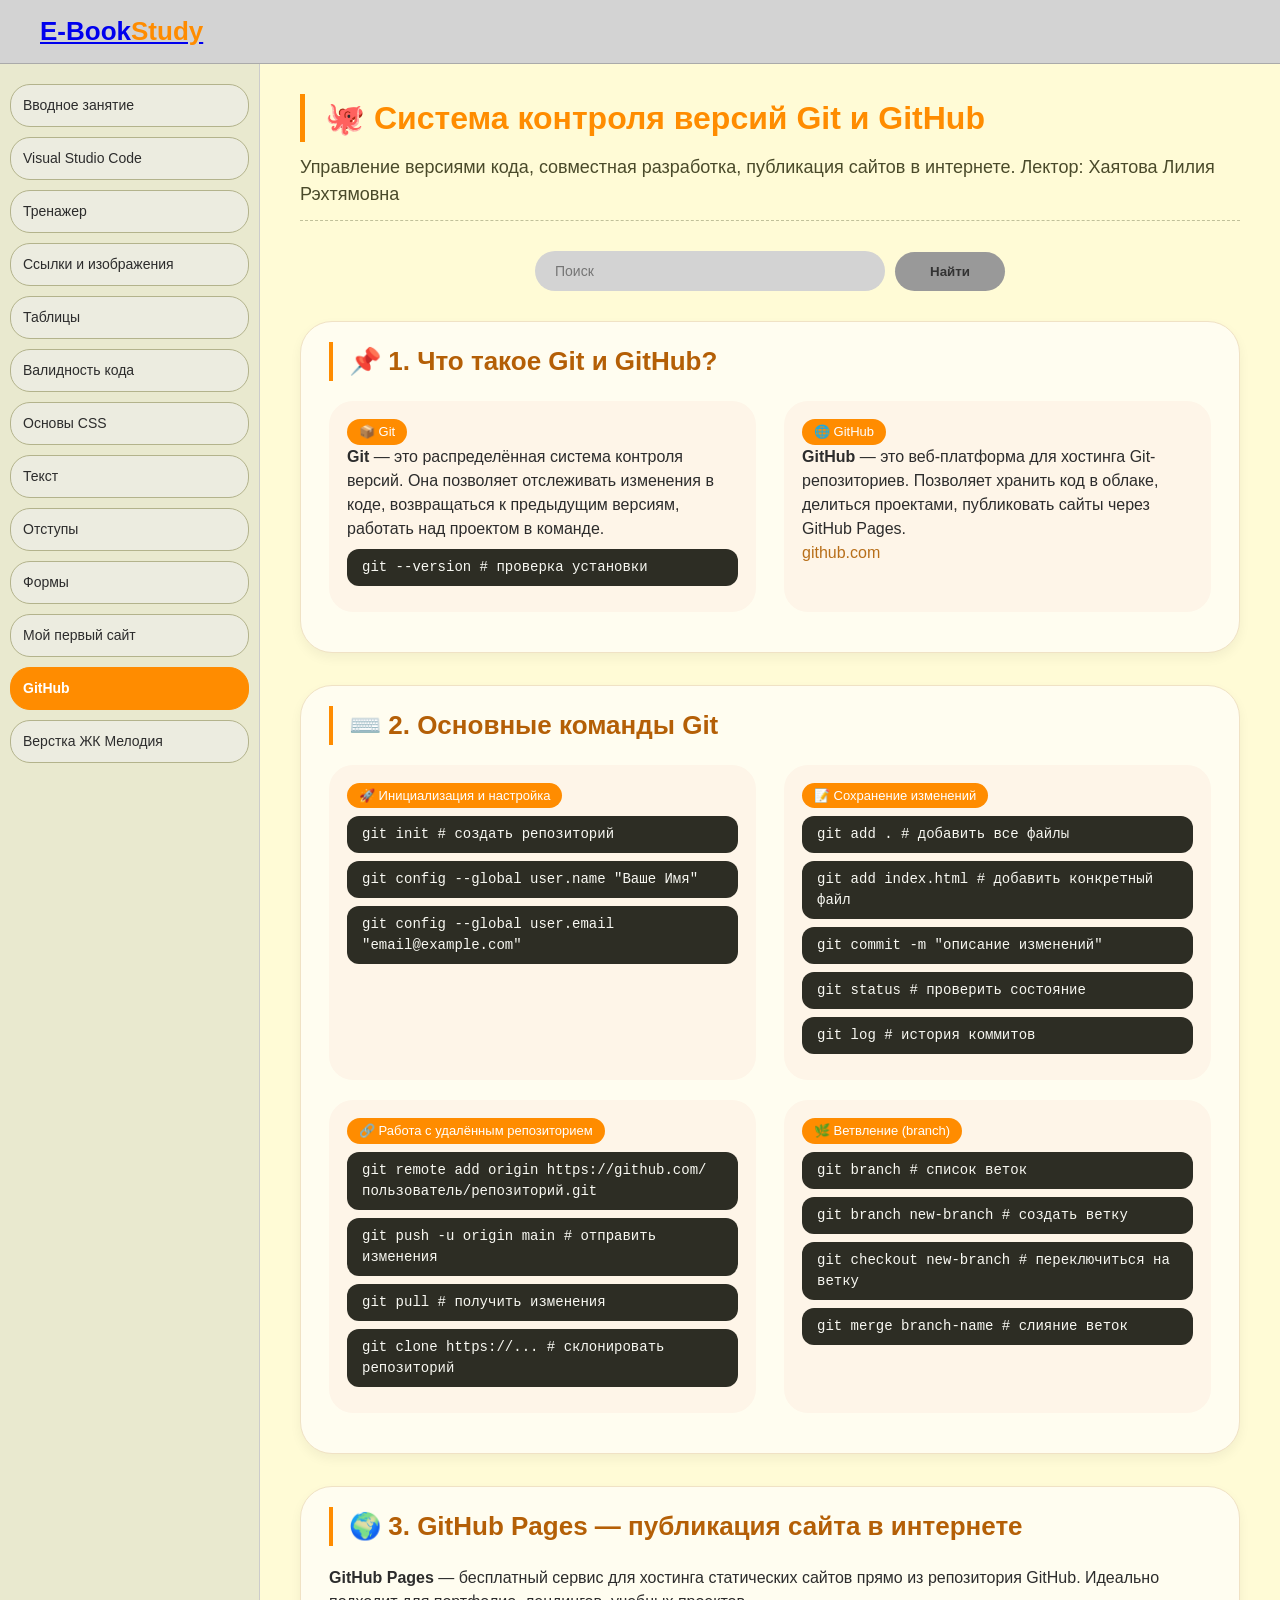
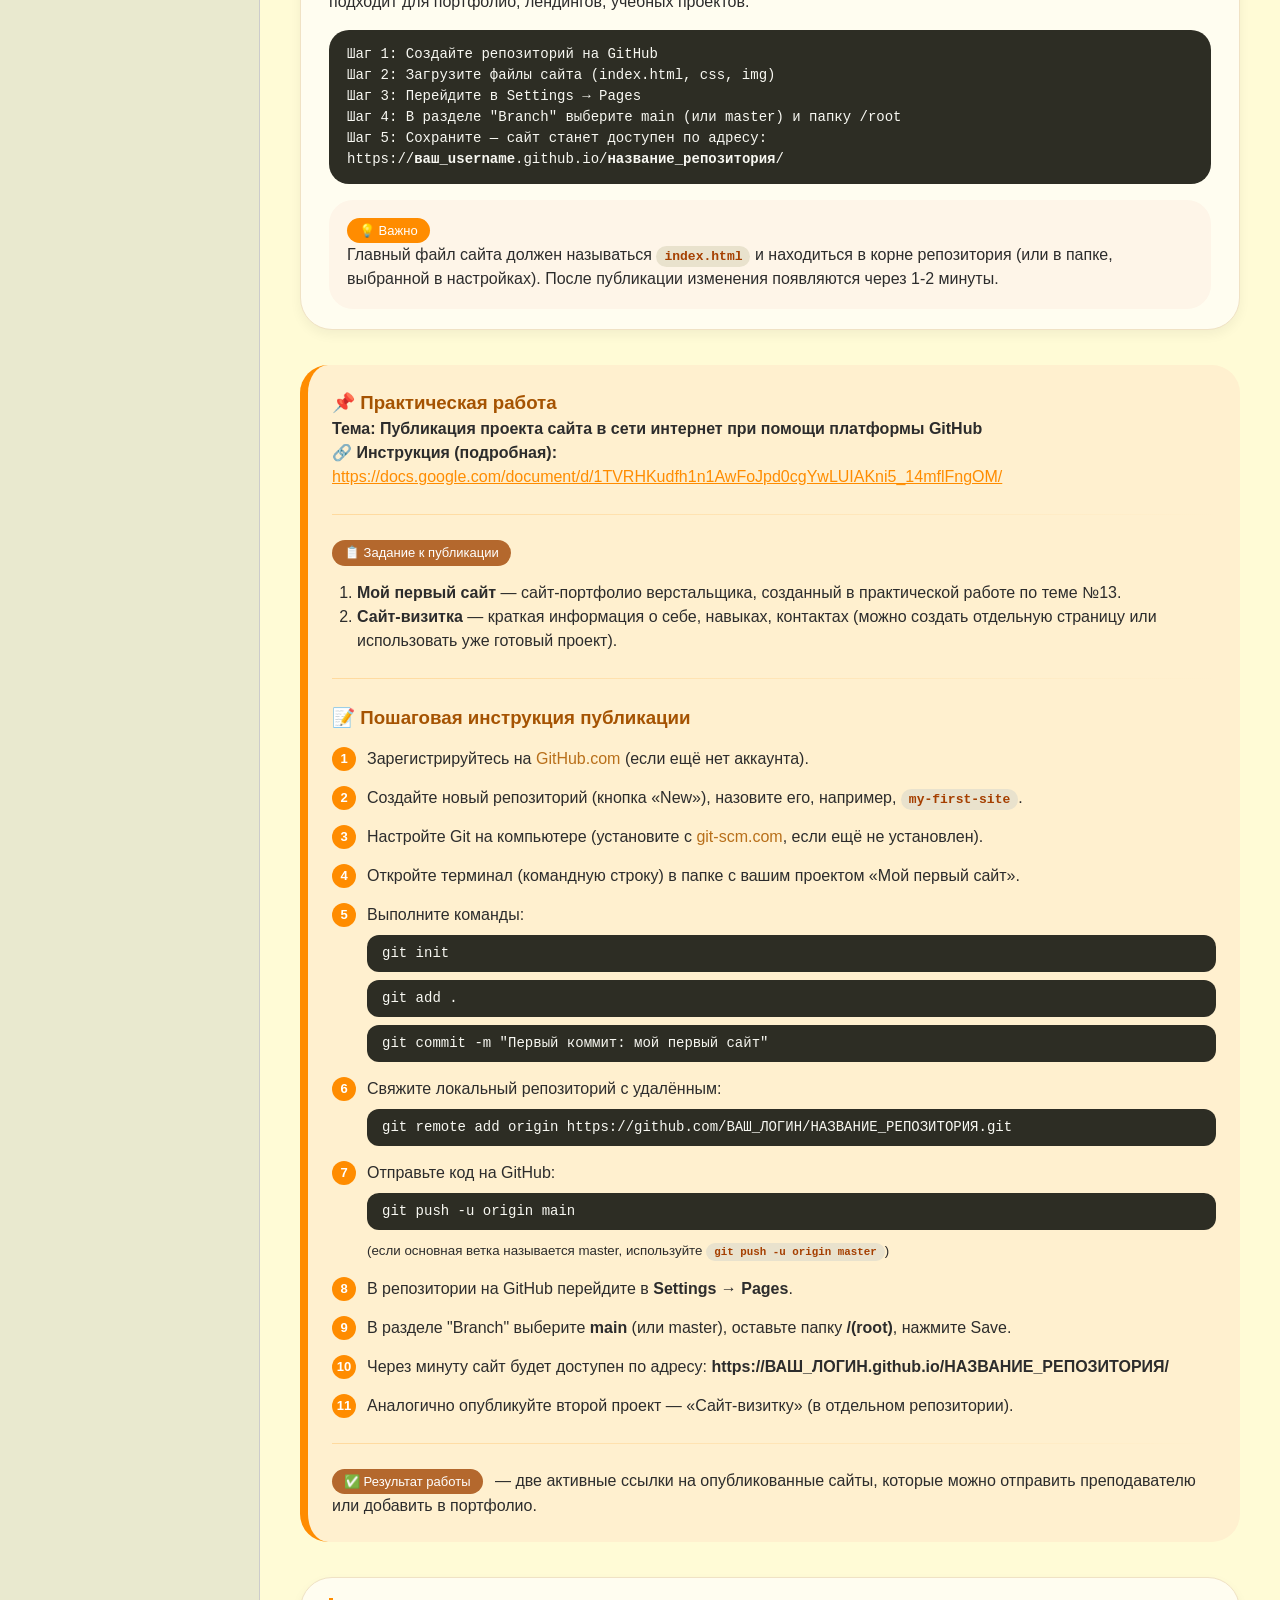
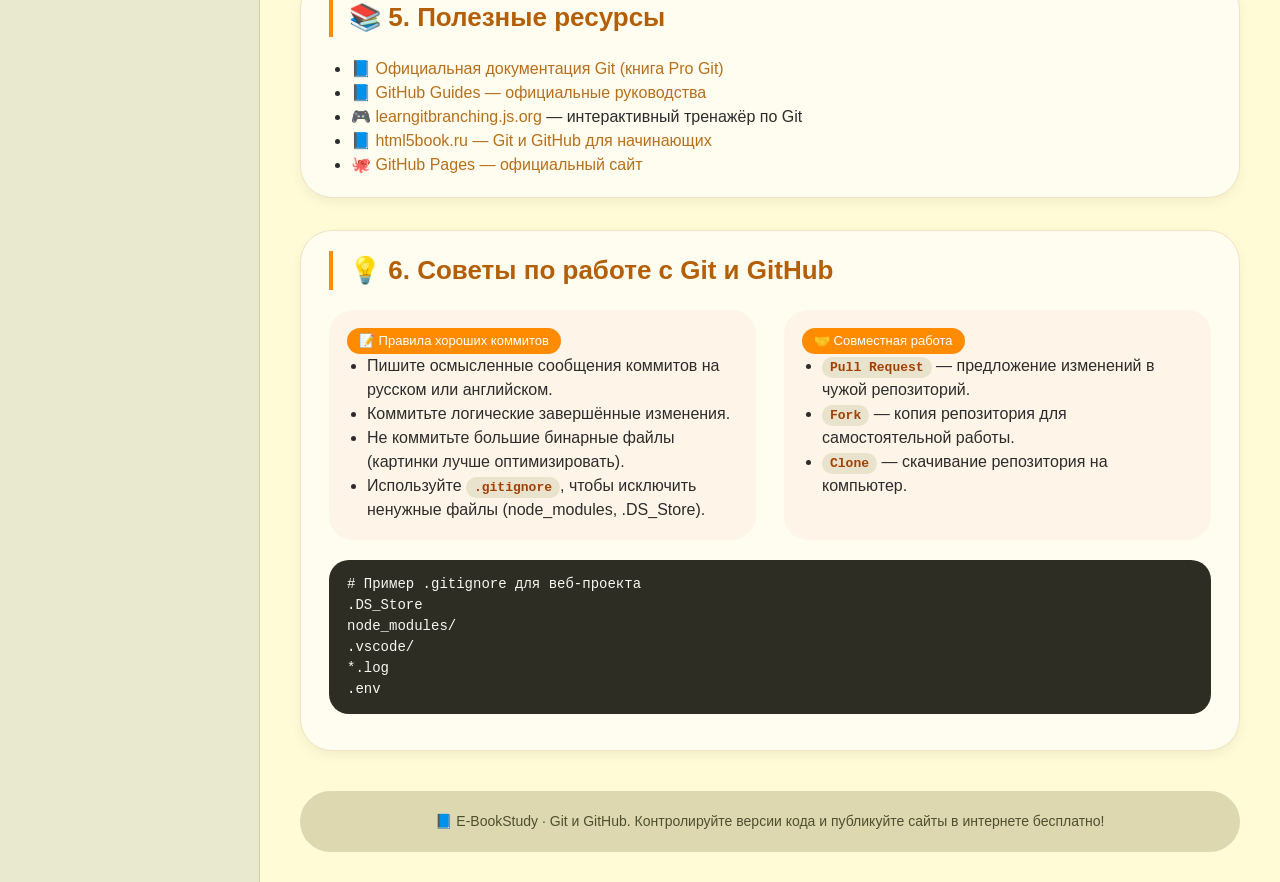
<file: github.html>
<!DOCTYPE html>
<html lang="ru">
<head>
    <meta charset="UTF-8">
    <meta name="viewport" content="width=device-width, initial-scale=1.0">
    <title>GitHub | E-BookStudy</title>
    <style>
        /* Базовые стили — полное соответствие сайту */
        * {
            margin: 0;
            padding: 0;
            box-sizing: border-box;
        }

        body {
            font-family: 'Segoe UI', 'Arial', sans-serif;
            background-color: #FFFBD6;
            color: #2c2c2c;
            line-height: 1.5;
        }

        /* Шапка сайта */
        .header {
            background-color: #D3D3D3;
            display: flex;
            justify-content: space-between;
            align-items: center;
            padding: 12px 40px;
            border-bottom: 1px solid #aaa;
            flex-wrap: wrap;
        }
        .logo {
            font-size: 26px;
            font-weight: bold;
        }
        .logo span {
            color: #FF8C00;
        }
        .nav a {
            margin: 0 12px;
            text-decoration: none;
            color: #1e1e1e;
            font-weight: 500;
            transition: 0.2s;
        }
        .nav a:hover {
            color: #FF8C00;
        }
        .theme-icon {
            font-size: 24px;
            cursor: default;
        }

        /* Контейнер + боковое меню */
        .wrapper {
            display: flex;
            max-width: auto;
            margin: 0 auto;
            background: #FFFBD6;
        }

        .sidebar {
            width: 260px;
            background-color: #e9e9cf;
            border-right: 1px solid #ccc;
            padding: 20px 10px;
        }
        .sidebar-item {
            display: block;
            background: #ecece0;
            margin-bottom: 10px;
            padding: 10px 12px;
            border-radius: 20px;
            border: 1px solid #b3b38c;
            text-decoration: none;
            color: #2c2c2c;
            transition: 0.2s;
            font-size: 14px;
        }
        .sidebar-item.active {
            background: #FF8C00;
            color: white;
            font-weight: bold;
            border-color: #FF8C00;
        }
        .sidebar-item:hover {
            background: #FFD58C;
        }

        /* Основной контент */
        .main-content {
            flex: 1;
            padding: 30px 40px;
        }

        h1 {
            color: #FF8C00;
            font-size: 32px;
            margin-bottom: 12px;
            border-left: 5px solid #FF8C00;
            padding-left: 20px;
        }
        .desc {
            font-size: 18px;
            color: #4a4a2a;
            margin-bottom: 30px;
            border-bottom: 1px dashed #c0c09a;
            padding-bottom: 12px;
        }

        /* стили для блоков с теорией */
        .theory-block {
            background: #fffdf0;
            border-radius: 32px;
            padding: 20px 28px;
            margin-bottom: 32px;
            box-shadow: 0 5px 12px rgba(0,0,0,0.05);
            transition: 0.2s;
            border: 1px solid #f0e2c5;
        }
        .theory-block h2 {
            font-size: 26px;
            color: #b45f06;
            margin-bottom: 20px;
            display: flex;
            align-items: center;
            gap: 12px;
            border-left: 4px solid #FF8C00;
            padding-left: 16px;
        }
        .theory-block h3 {
            font-size: 22px;
            margin: 20px 0 12px 0;
            color: #c55a11;
        }
        .code-example {
            background: #2d2d24;
            color: #f8f8f2;
            padding: 14px 18px;
            border-radius: 20px;
            font-family: 'Courier New', monospace;
            margin: 16px 0;
            overflow-x: auto;
            font-size: 14px;
        }
        .inline-code {
            background: #e9e2cd;
            padding: 3px 8px;
            border-radius: 12px;
            font-family: monospace;
            font-weight: 600;
            color: #a53f00;
        }
        .two-columns {
            display: flex;
            flex-wrap: wrap;
            gap: 28px;
            margin: 20px 0;
        }
        .info-card {
            background: #fef5e8;
            border-radius: 24px;
            padding: 18px;
            flex: 1;
            min-width: 220px;
        }
        .badge {
            background: #FF8C00;
            color: white;
            border-radius: 30px;
            padding: 3px 12px;
            font-size: 13px;
            display: inline-block;
            margin-right: 8px;
        }
        .git-command {
            background: #2d2d24;
            color: #f8f8f2;
            padding: 8px 15px;
            border-radius: 12px;
            font-family: monospace;
            margin: 8px 0;
            font-size: 14px;
        }
        .task-block {
            background: #fff0cf;
            border-radius: 28px;
            padding: 24px;
            margin: 35px 0;
            border-left: 8px solid #FF8C00;
        }
        .button-link {
            display: inline-block;
            background: #FF8C00;
            color: white;
            padding: 12px 28px;
            border-radius: 40px;
            text-decoration: none;
            font-weight: bold;
            margin: 15px 0 8px 0;
            transition: 0.2s;
        }
        .button-link:hover {
            background: #e07a00;
            transform: scale(1.02);
        }
        hr {
            margin: 25px 0;
            border: 0;
            height: 1px;
            background: linear-gradient(to right, #ffda9e, transparent);
        }
        footer {
            text-align: center;
            margin-top: 40px;
            padding: 20px;
            background: #ddd8b0;
            border-radius: 48px;
            font-size: 14px;
            color: #4f4f2f;
        }
        @media (max-width: 800px) {
            .wrapper {
                flex-direction: column;
            }
            .sidebar {
                width: 100%;
                display: flex;
                flex-wrap: wrap;
                gap: 8px;
            }
            .sidebar-item {
                width: auto;
                margin: 0;
            }
            .main-content {
                padding: 20px;
            }
        }
        .search-box {
            margin-bottom: 30px;
            display: flex;
            justify-content: center;
            align-items: center;
        }
        .search-input {
            width: 350px;
            padding: 12px 20px;
            border-radius: 25px;
            border: none;
            background-color: #D3D3D3;
            outline: none;
            font-size: 14px;
        }
        .btn-search {
            padding: 12px 35px;
            border-radius: 25px;
            border: none;
            background-color: #999;
            color: #333;
            cursor: pointer;
            margin-left: 10px;
            font-weight: bold;
        }
        .btn-search:hover {
            background-color: #888;
        }
        .highlight {
            background-color: #FFD700;
            color: black;
            border-radius: 2px;
        }
        .step-list {
            list-style: none;
            counter-reset: step-counter;
        }
        .step-list li {
            counter-increment: step-counter;
            margin-bottom: 15px;
            padding-left: 35px;
            position: relative;
        }
        .step-list li::before {
            content: counter(step-counter);
            background-color: #FF8C00;
            color: white;
            font-weight: bold;
            width: 24px;
            height: 24px;
            border-radius: 50%;
            display: inline-flex;
            align-items: center;
            justify-content: center;
            position: absolute;
            left: 0;
            top: 0;
            font-size: 13px;
        }
        .resource-link {
            color: #b86f1a;
            text-decoration: none;
        }
        .resource-link:hover {
            text-decoration: underline;
        }
    </style>
</head>
<body>
    <header class="header">
        <div class="logo"> <a href="index.html"> E-Book<span>Study</span></a></div>
        <div class="theme-icon"></div>
    </header>

    <div class="wrapper">
        <!-- Боковое меню — как в предыдущих работах -->
        <aside class="sidebar">
            <a href="intro.html" class="sidebar-item">Вводное занятие</a>
            <a href="vscode.html" class="sidebar-item">Visual Studio Code</a>
            <a href="practice.html" class="sidebar-item">Тренажер</a>
            <a href="links.html" class="sidebar-item">Ссылки и изображения</a>
            <a href="tables.html" class="sidebar-item">Таблицы</a>
            <a href="validator.html" class="sidebar-item">Валидность кода</a>
            <a href="css.html" class="sidebar-item">Основы CSS</a>
            <a href="text.html" class="sidebar-item">Текст</a>
            <a href="margins.html" class="sidebar-item">Отступы</a>
            <a href="forms.html" class="sidebar-item">Формы</a>
            <a href="website.html" class="sidebar-item">Мой первый сайт</a>
            <a href="github.html" class="sidebar-item active">GitHub</a>
            <a href="melodia.html" class="sidebar-item">Верстка ЖК Мелодия</a>
        </aside>

        <main class="main-content">
            <h1>🐙 Система контроля версий Git и GitHub</h1>
            <p class="desc">Управление версиями кода, совместная разработка, публикация сайтов в интернете. Лектор: Хаятова Лилия Рэхтямовна</p>
            <div class="search-box">
                <input type="text" class="search-input" placeholder="Поиск">
                <button class="btn-search">Найти</button>
            </div>

            <!-- 1. Что такое Git и GitHub -->
            <div class="theory-block">
                <h2>📌 1. Что такое Git и GitHub?</h2>
                <div class="two-columns">
                    <div class="info-card">
                        <span class="badge">📦 Git</span>
                        <p><strong>Git</strong> — это распределённая система контроля версий. Она позволяет отслеживать изменения в коде, возвращаться к предыдущим версиям, работать над проектом в команде.</p>
                        <div class="git-command">git --version  # проверка установки</div>
                    </div>
                    <div class="info-card">
                        <span class="badge">🌐 GitHub</span>
                        <p><strong>GitHub</strong> — это веб-платформа для хостинга Git-репозиториев. Позволяет хранить код в облаке, делиться проектами, публиковать сайты через GitHub Pages.</p>
                        <a href="https://github.com" target="_blank" class="resource-link">github.com</a>
                    </div>
                </div>
            </div>

            <!-- 2. Основные команды Git -->
            <div class="theory-block">
                <h2>⌨️ 2. Основные команды Git</h2>
                <div class="two-columns">
                    <div class="info-card">
                        <span class="badge">🚀 Инициализация и настройка</span>
                        <div class="git-command">git init                      # создать репозиторий</div>
                        <div class="git-command">git config --global user.name "Ваше Имя"</div>
                        <div class="git-command">git config --global user.email "email@example.com"</div>
                    </div>
                    <div class="info-card">
                        <span class="badge">📝 Сохранение изменений</span>
                        <div class="git-command">git add .                      # добавить все файлы</div>
                        <div class="git-command">git add index.html             # добавить конкретный файл</div>
                        <div class="git-command">git commit -m "описание изменений"</div>
                        <div class="git-command">git status                     # проверить состояние</div>
                        <div class="git-command">git log                        # история коммитов</div>
                    </div>
                </div>
                <div class="two-columns">
                    <div class="info-card">
                        <span class="badge">🔗 Работа с удалённым репозиторием</span>
                        <div class="git-command">git remote add origin https://github.com/пользователь/репозиторий.git</div>
                        <div class="git-command">git push -u origin main        # отправить изменения</div>
                        <div class="git-command">git pull                       # получить изменения</div>
                        <div class="git-command">git clone https://...          # склонировать репозиторий</div>
                    </div>
                    <div class="info-card">
                        <span class="badge">🌿 Ветвление (branch)</span>
                        <div class="git-command">git branch                     # список веток</div>
                        <div class="git-command">git branch new-branch          # создать ветку</div>
                        <div class="git-command">git checkout new-branch        # переключиться на ветку</div>
                        <div class="git-command">git merge branch-name          # слияние веток</div>
                    </div>
                </div>
            </div>

            <!-- 3. GitHub Pages — бесплатный хостинг -->
            <div class="theory-block">
                <h2>🌍 3. GitHub Pages — публикация сайта в интернете</h2>
                <p><strong>GitHub Pages</strong> — бесплатный сервис для хостинга статических сайтов прямо из репозитория GitHub. Идеально подходит для портфолио, лендингов, учебных проектов.</p>
                <div class="code-example">
                    <!-- Как опубликовать сайт через GitHub Pages -->
                    Шаг 1: Создайте репозиторий на GitHub<br>
                    Шаг 2: Загрузите файлы сайта (index.html, css, img)<br>
                    Шаг 3: Перейдите в Settings → Pages<br>
                    Шаг 4: В разделе "Branch" выберите main (или master) и папку /root<br>
                    Шаг 5: Сохраните — сайт станет доступен по адресу:<br>
                    https://<strong>ваш_username</strong>.github.io/<strong>название_репозитория</strong>/
                </div>
                <div class="info-card">
                    <span class="badge">💡 Важно</span>
                    <p>Главный файл сайта должен называться <span class="inline-code">index.html</span> и находиться в корне репозитория (или в папке, выбранной в настройках). После публикации изменения появляются через 1-2 минуты.</p>
                </div>
            </div>

            <!-- 4. Практическая работа -->
            <div class="task-block">
                <h3 style="color:#a55302; margin-top:0;">📌 Практическая работа</h3>
                <p><strong>Тема: Публикация проекта сайта в сети интернет при помощи платформы GitHub</strong></p>
                <p>🔗 <strong>Инструкция (подробная):</strong> <a href="https://docs.google.com/document/d/1TVRHKudfh1n1AwFoJpd0cgYwLUIAKni5_14mflFngOM/edit?usp=sharing" target="_blank" style="color:#FF8C00;">https://docs.google.com/document/d/1TVRHKudfh1n1AwFoJpd0cgYwLUIAKni5_14mflFngOM/</a></p>
                <hr>
                <p><span class="badge" style="background:#b4682d;">📋 Задание к публикации</span></p>
                <ol style="margin-left: 25px; margin-top: 15px;">
                    <li><strong>Мой первый сайт</strong> — сайт-портфолио верстальщика, созданный в практической работе по теме №13.</li>
                    <li><strong>Сайт-визитка</strong> — краткая информация о себе, навыках, контактах (можно создать отдельную страницу или использовать уже готовый проект).</li>
                </ol>
                <hr>
                <h3 style="color:#a55302; margin-top: 15px;">📝 Пошаговая инструкция публикации</h3>
                <ul class="step-list" style="margin-left: 0; margin-top: 15px;">
                    <li>Зарегистрируйтесь на <a href="https://github.com" target="_blank" class="resource-link">GitHub.com</a> (если ещё нет аккаунта).</li>
                    <li>Создайте новый репозиторий (кнопка «New»), назовите его, например, <span class="inline-code">my-first-site</span>.</li>
                    <li>Настройте Git на компьютере (установите с <a href="https://git-scm.com/" target="_blank" class="resource-link">git-scm.com</a>, если ещё не установлен).</li>
                    <li>Откройте терминал (командную строку) в папке с вашим проектом «Мой первый сайт».</li>
                    <li>Выполните команды:
                        <div class="git-command">git init</div>
                        <div class="git-command">git add .</div>
                        <div class="git-command">git commit -m "Первый коммит: мой первый сайт"</div>
                    </li>
                    <li>Свяжите локальный репозиторий с удалённым:
                        <div class="git-command">git remote add origin https://github.com/ВАШ_ЛОГИН/НАЗВАНИЕ_РЕПОЗИТОРИЯ.git</div>
                    </li>
                    <li>Отправьте код на GitHub:
                        <div class="git-command">git push -u origin main</div>
                        <small>(если основная ветка называется master, используйте <span class="inline-code">git push -u origin master</span>)</small>
                    </li>
                    <li>В репозитории на GitHub перейдите в <strong>Settings → Pages</strong>.</li>
                    <li>В разделе "Branch" выберите <strong>main</strong> (или master), оставьте папку <strong>/(root)</strong>, нажмите Save.</li>
                    <li>Через минуту сайт будет доступен по адресу: <strong>https://ВАШ_ЛОГИН.github.io/НАЗВАНИЕ_РЕПОЗИТОРИЯ/</strong></li>
                    <li>Аналогично опубликуйте второй проект — «Сайт-визитку» (в отдельном репозитории).</li>
                </ul>
                <hr>
                <p><span class="badge" style="background:#b4682d;">✅ Результат работы</span> — две активные ссылки на опубликованные сайты, которые можно отправить преподавателю или добавить в портфолио.</p>
            </div>

            <!-- 5. Полезные ресурсы -->
            <div class="theory-block">
                <h2>📚 5. Полезные ресурсы</h2>
                <ul style="margin-left: 22px;">
                    <li>📘 <a href="https://git-scm.com/book/ru/v2" target="_blank" class="resource-link">Официальная документация Git (книга Pro Git)</a></li>
                    <li>📘 <a href="https://guides.github.com/" target="_blank" class="resource-link">GitHub Guides — официальные руководства</a></li>
                    <li>🎮 <a href="https://learngitbranching.js.org/" target="_blank" class="resource-link">learngitbranching.js.org</a> — интерактивный тренажёр по Git</li>
                    <li>📘 <a href="https://html5book.ru/git-github/" target="_blank" class="resource-link">html5book.ru — Git и GitHub для начинающих</a></li>
                    <li>🐙 <a href="https://pages.github.com/" target="_blank" class="resource-link">GitHub Pages — официальный сайт</a></li>
                </ul>
            </div>

            <!-- 6. Дополнительные советы -->
            <div class="theory-block">
                <h2>💡 6. Советы по работе с Git и GitHub</h2>
                <div class="two-columns">
                    <div class="info-card">
                        <span class="badge">📝 Правила хороших коммитов</span>
                        <ul style="margin-left: 20px;">
                            <li>Пишите осмысленные сообщения коммитов на русском или английском.</li>
                            <li>Коммитьте логические завершённые изменения.</li>
                            <li>Не коммитьте большие бинарные файлы (картинки лучше оптимизировать).</li>
                            <li>Используйте <span class="inline-code">.gitignore</span>, чтобы исключить ненужные файлы (node_modules, .DS_Store).</li>
                        </ul>
                    </div>
                    <div class="info-card">
                        <span class="badge">🤝 Совместная работа</span>
                        <ul style="margin-left: 20px;">
                            <li><span class="inline-code">Pull Request</span> — предложение изменений в чужой репозиторий.</li>
                            <li><span class="inline-code">Fork</span> — копия репозитория для самостоятельной работы.</li>
                            <li><span class="inline-code">Clone</span> — скачивание репозитория на компьютер.</li>
                        </ul>
                    </div>
                </div>
                <div class="code-example">
                    # Пример .gitignore для веб-проекта<br>
                    .DS_Store<br>
                    node_modules/<br>
                    .vscode/<br>
                    *.log<br>
                    .env
                </div>
            </div>

            <footer>
                📘 E-BookStudy · Git и GitHub. Контролируйте версии кода и публикуйте сайты в интернете бесплатно!
            </footer>
        </main>
    </div>

    <script>
        // Функция поиска и подсветки
        function performSearch(inputElement, container) {
            if (!inputElement || !container) return;
            const query = inputElement.value.trim();
            removeHighlights();
            if (query === "") return;

            const regex = new RegExp(`(${query.replace(/[.*+?^${}()|[\]\\]/g, '\\$&')})`, 'gi');
            const walker = document.createTreeWalker(container, NodeFilter.SHOW_TEXT, null, false);
            let node;
            const nodesToReplace = [];

            while (node = walker.nextNode()) {
                if (node.parentNode.tagName === 'SCRIPT' ||
                    node.parentNode.tagName === 'STYLE' ||
                    node.parentNode.tagName === 'INPUT' ||
                    node.parentNode.tagName === 'TEXTAREA') continue;

                if (node.textContent.toLowerCase().includes(query.toLowerCase())) {
                    nodesToReplace.push(node);
                }
            }

            nodesToReplace.forEach(node => {
                const span = document.createElement('span');
                span.innerHTML = node.textContent.replace(regex, '<mark class="highlight">$1</mark>');
                node.parentNode.replaceChild(span, node);
            });

            const firstResult = container.querySelector('.highlight');
            if (firstResult) {
                firstResult.scrollIntoView({ behavior: 'smooth', block: 'center' });
            } else {
                alert("Ничего не найдено");
            }
        }

        function removeHighlights() {
            document.querySelectorAll('.highlight').forEach(h => {
                const parent = h.parentNode;
                const text = parent.textContent;
                const textNode = document.createTextNode(text);
                parent.replaceWith(textNode);
            });
        }

        document.addEventListener('DOMContentLoaded', () => {
            const main = document.querySelector('.main-content');
            if (!main) return;

            document.querySelectorAll('.btn-search').forEach(btn => {
                btn.addEventListener('click', (e) => {
                    const searchBox = btn.closest('.search-box');
                    const input = searchBox.querySelector('.search-input');
                    performSearch(input, main);
                });
            });

            document.querySelectorAll('.search-input').forEach(input => {
                input.addEventListener('keypress', (e) => {
                    if (e.key === 'Enter') {
                        const searchBox = input.closest('.search-box');
                        const btn = searchBox.querySelector('.btn-search');
                        if (btn) btn.click();
                    }
                });
            });
        });
    </script>
</body>
</html>
</file>
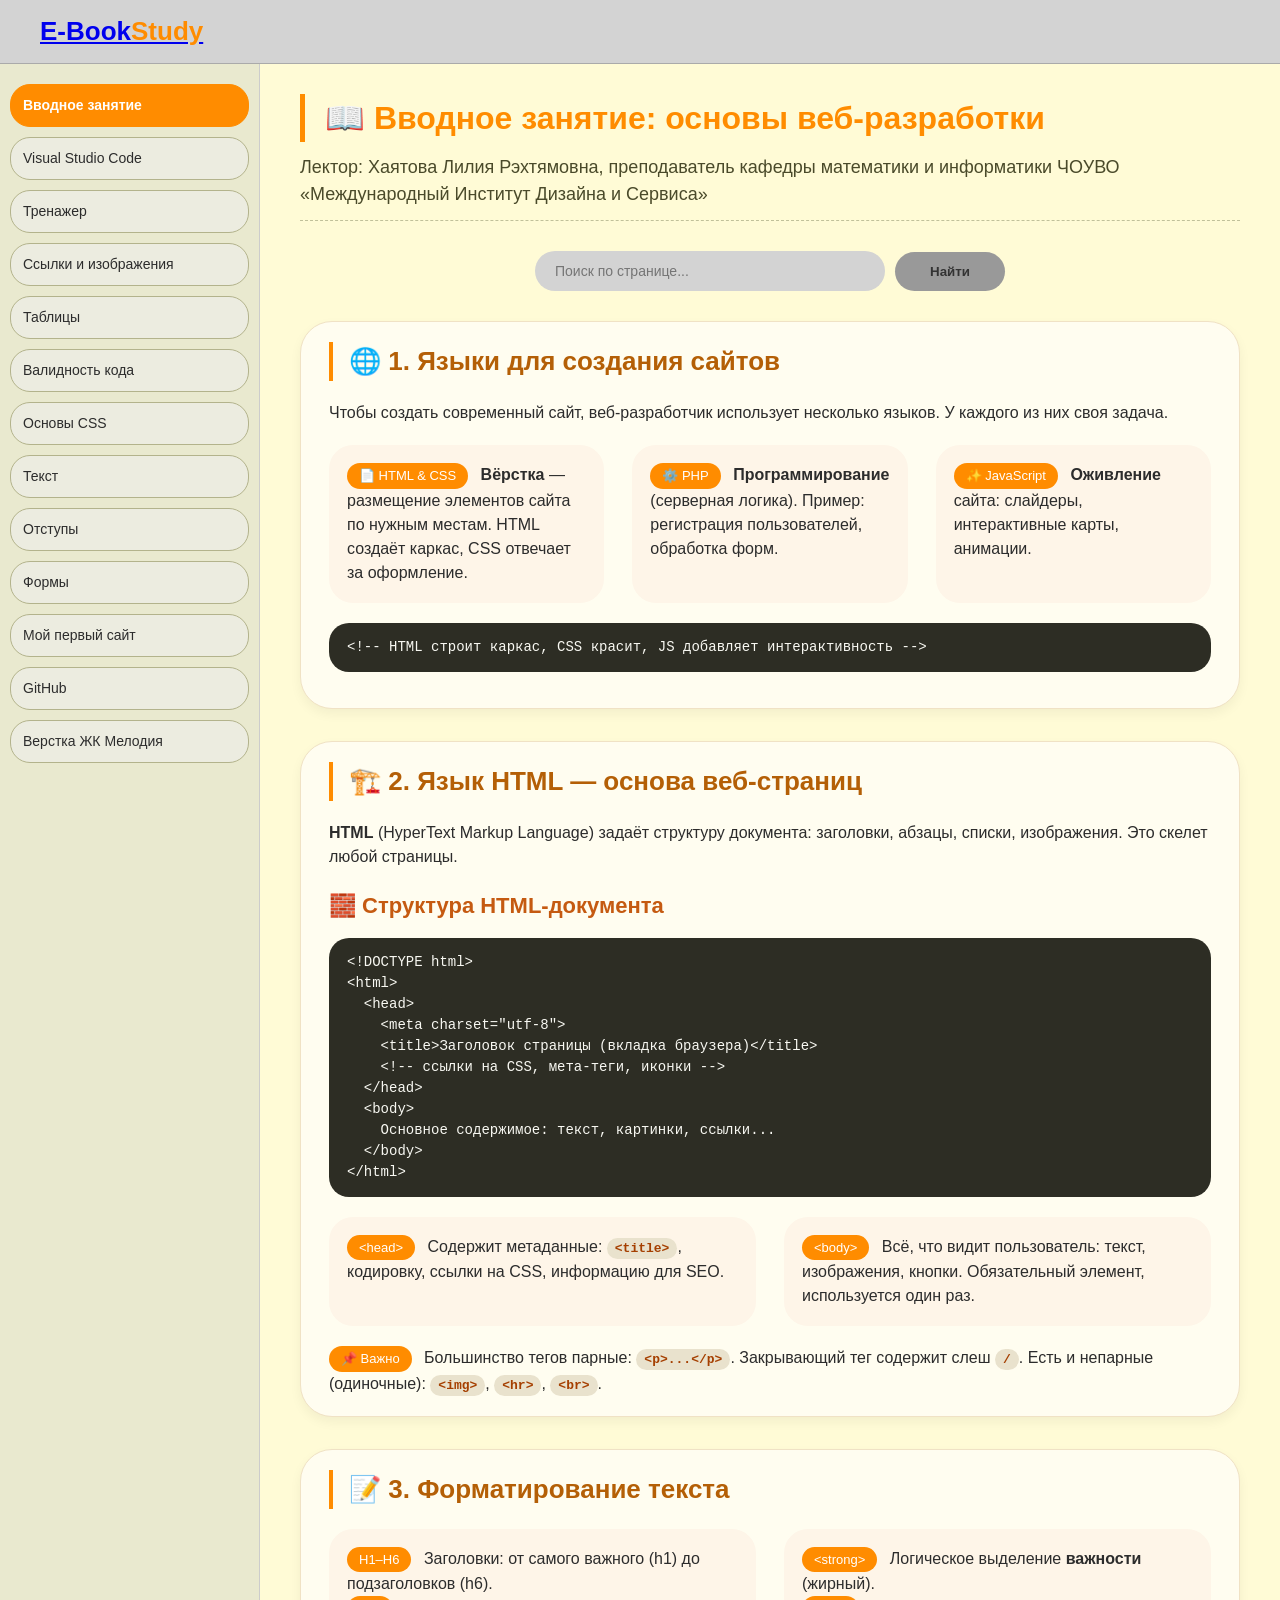
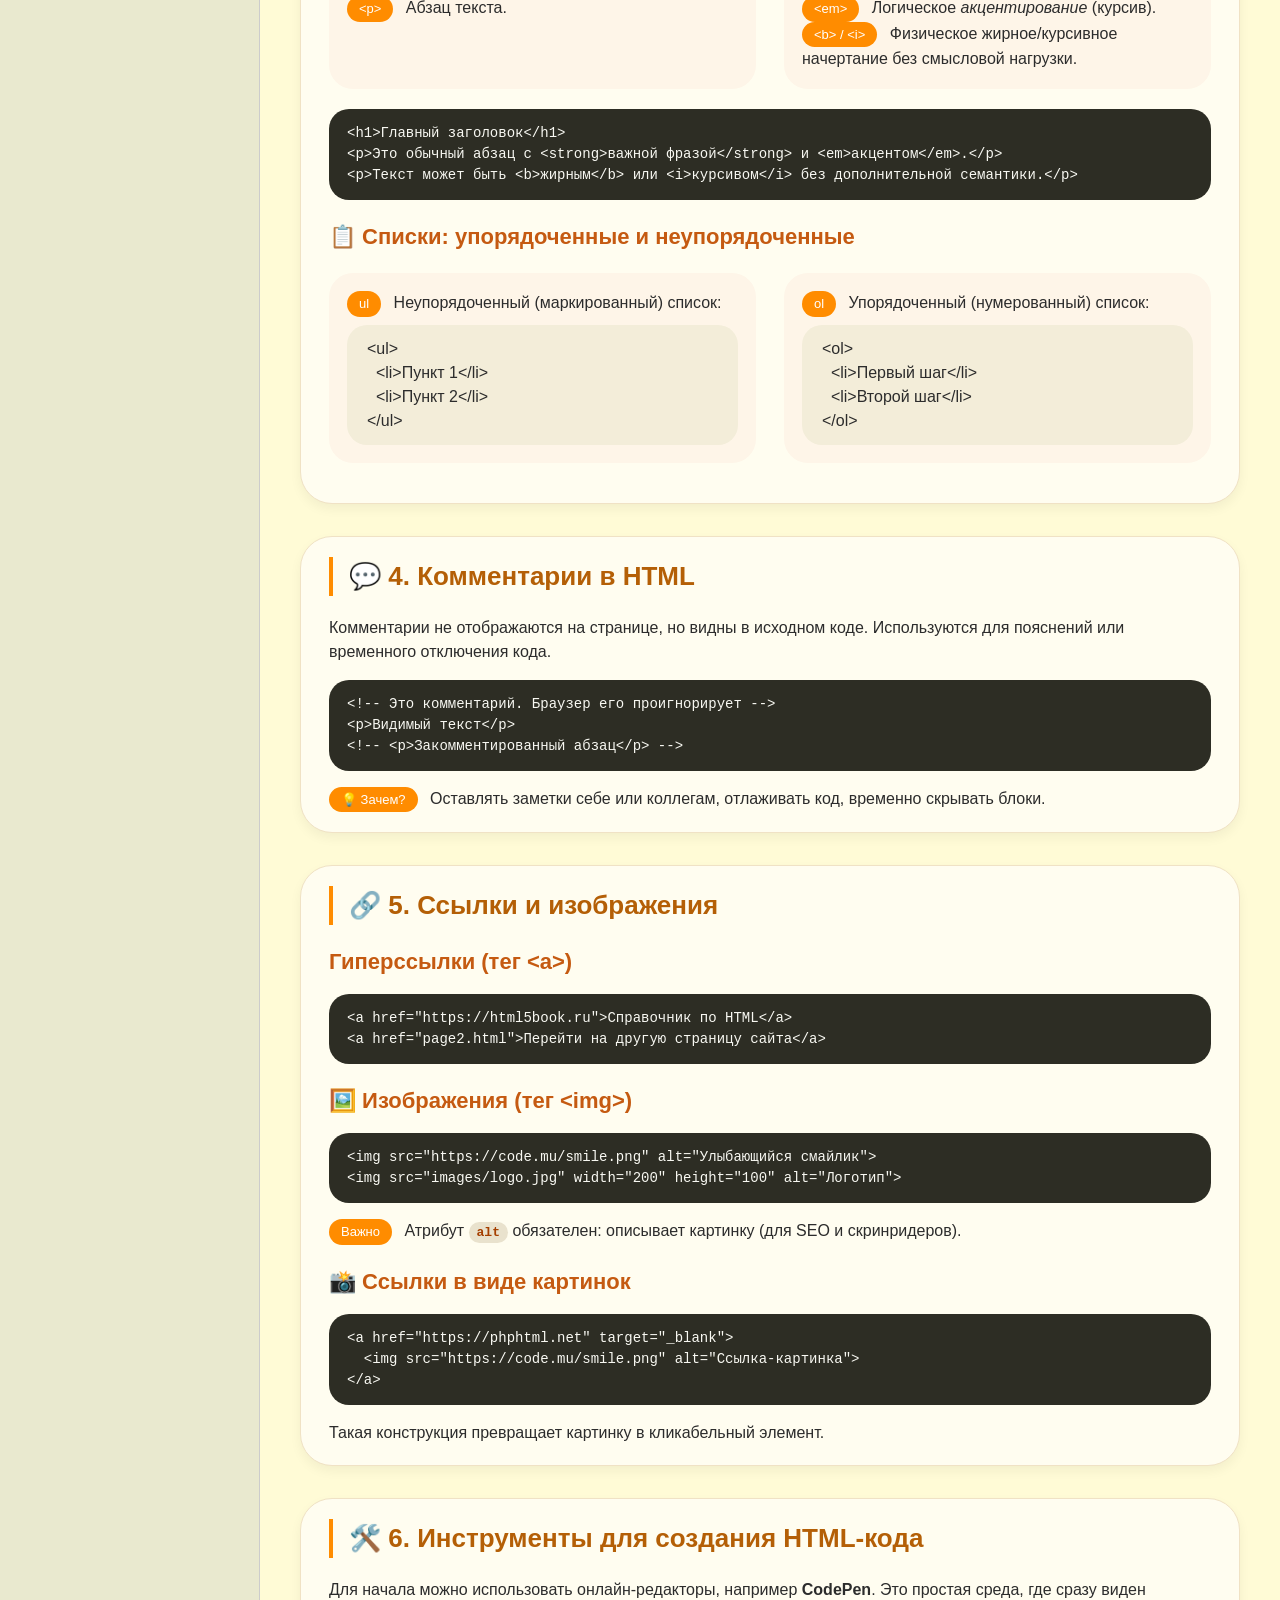
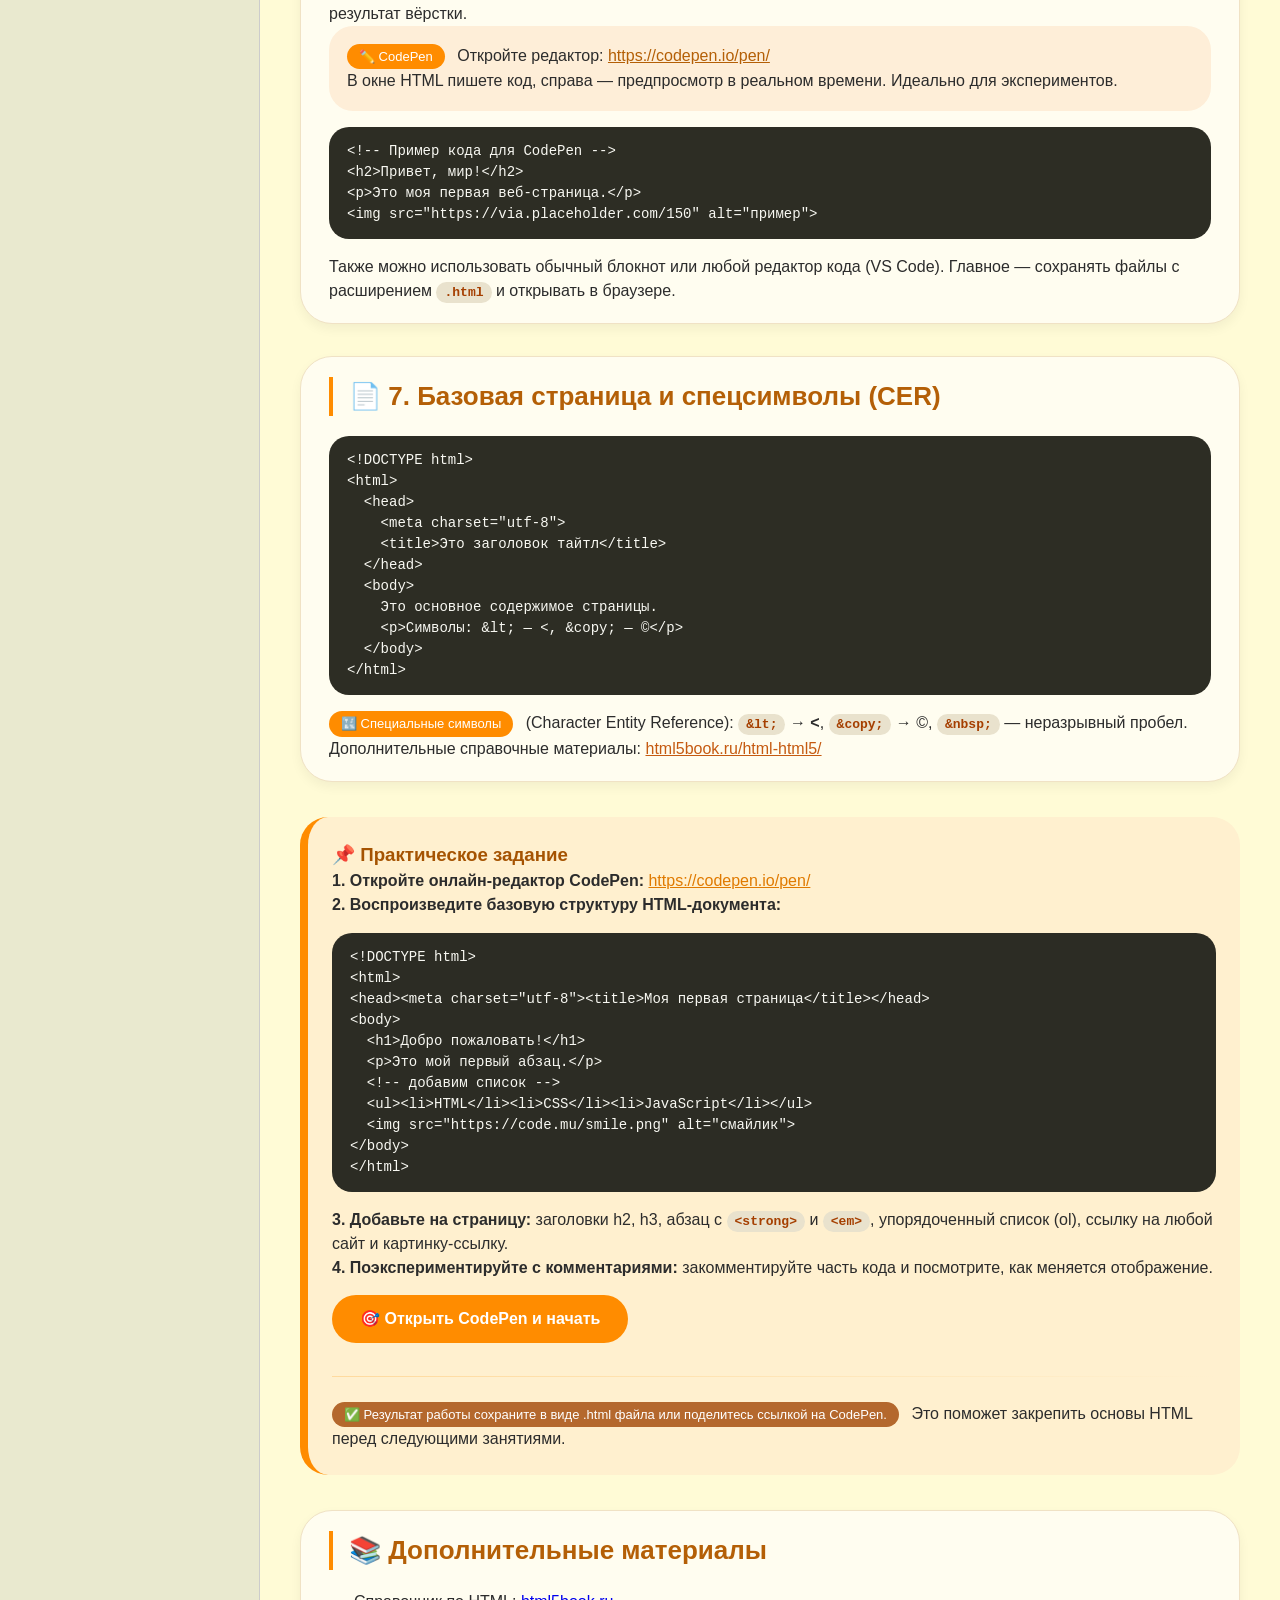
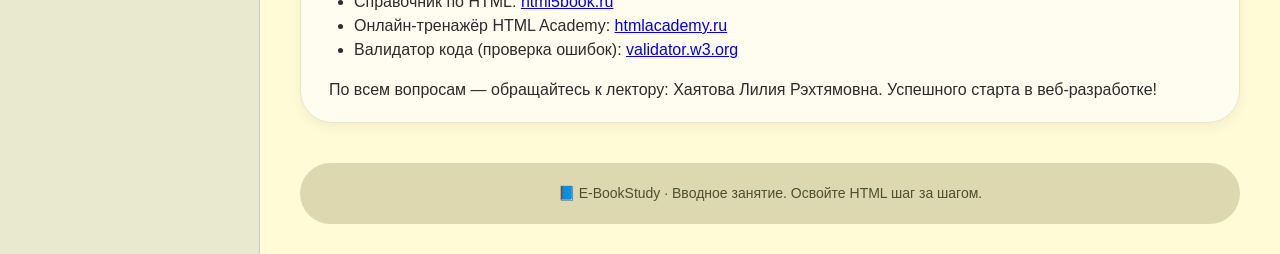
<file: intro.html>
<!DOCTYPE html>
<html lang="ru">
<head>
    <meta charset="UTF-8">
    <meta name="viewport" content="width=device-width, initial-scale=1.0">
    <title>Вводное занятие | E-BookStudy</title>
    <style>
        /* Единый стиль проекта (как на всех страницах) */
        * {
            margin: 0;
            padding: 0;
            box-sizing: border-box;
        }

        body {
            font-family: 'Segoe UI', 'Arial', sans-serif;
            background-color: #FFFBD6;
            color: #2c2c2c;
            line-height: 1.5;
        }

        /* Шапка */
        .header {
            background-color: #D3D3D3;
            display: flex;
            justify-content: space-between;
            align-items: center;
            padding: 12px 40px;
            border-bottom: 1px solid #aaa;
            flex-wrap: wrap;
        }
        .logo {
            font-size: 26px;
            font-weight: bold;
        }
        .logo span {
            color: #FF8C00;
        }
        .nav a {
            margin: 0 12px;
            text-decoration: none;
            color: #1e1e1e;
            font-weight: 500;
            transition: 0.2s;
        }
        .nav a:hover {
            color: #FF8C00;
        }
        .theme-icon {
            font-size: 24px;
            cursor: default;
        }

        /* Боковое меню */
        .wrapper {
            display: flex;
            max-width: auto;
            margin: 0 auto;
            background: #FFFBD6;
        }
        .sidebar {
            width: 260px;
            background-color: #e9e9cf;
            border-right: 1px solid #ccc;
            padding: 20px 10px;
        }
        .sidebar-item {
            display: block;
            background: #ecece0;
            margin-bottom: 10px;
            padding: 10px 12px;
            border-radius: 20px;
            border: 1px solid #b3b38c;
            text-decoration: none;
            color: #2c2c2c;
            transition: 0.2s;
            font-size: 14px;
        }
        .sidebar-item.active {
            background: #FF8C00;
            color: white;
            font-weight: bold;
            border-color: #FF8C00;
        }
        .sidebar-item:hover {
            background: #FFD58C;
        }

        /* Основная область */
        .main-content {
            flex: 1;
            padding: 30px 40px;
        }
        h1 {
            color: #FF8C00;
            font-size: 32px;
            margin-bottom: 12px;
            border-left: 5px solid #FF8C00;
            padding-left: 20px;
        }
        .desc {
            font-size: 18px;
            color: #4a4a2a;
            margin-bottom: 30px;
            border-bottom: 1px dashed #c0c09a;
            padding-bottom: 12px;
        }

        /* Стили для поисковой строки */
        .search-box {
            margin-bottom: 30px;
            display: flex;
            justify-content: center;
            align-items: center;
        }
        .search-input {
            width: 350px;
            padding: 12px 20px;
            border-radius: 25px;
            border: none;
            background-color: #D3D3D3;
            outline: none;
            font-size: 14px;
        }
        .btn-search {
            padding: 12px 35px;
            border-radius: 25px;
            border: none;
            background-color: #999;
            color: #333;
            cursor: pointer;
            margin-left: 10px;
            font-weight: bold;
            transition: 0.2s;
        }
        .btn-search:hover {
            background-color: #888;
        }
        .highlight {
            background-color: #FFD700;
            color: black;
            border-radius: 2px;
        }

        /* блоки с теорией */
        .theory-card {
            background: #fffdf0;
            border-radius: 32px;
            padding: 20px 28px;
            margin-bottom: 32px;
            box-shadow: 0 5px 12px rgba(0,0,0,0.05);
            border: 1px solid #f0e2c5;
        }
        .theory-card h2 {
            font-size: 26px;
            color: #b45f06;
            margin-bottom: 20px;
            display: flex;
            align-items: center;
            gap: 12px;
            border-left: 4px solid #FF8C00;
            padding-left: 16px;
        }
        .theory-card h3 {
            font-size: 22px;
            margin: 20px 0 12px 0;
            color: #c55a11;
        }
        .code-block {
            background: #2d2d24;
            color: #f8f8f2;
            padding: 14px 18px;
            border-radius: 20px;
            font-family: 'Courier New', monospace;
            margin: 16px 0;
            overflow-x: auto;
            font-size: 14px;
        }
        .inline-code {
            background: #e9e2cd;
            padding: 3px 8px;
            border-radius: 12px;
            font-family: monospace;
            font-weight: 600;
            color: #a53f00;
        }
        .two-cols {
            display: flex;
            flex-wrap: wrap;
            gap: 28px;
            margin: 20px 0;
        }
        .info-box {
            background: #fef5e8;
            border-radius: 24px;
            padding: 18px;
            flex: 1;
            min-width: 220px;
        }
        .badge {
            background: #FF8C00;
            color: white;
            border-radius: 30px;
            padding: 3px 12px;
            font-size: 13px;
            display: inline-block;
            margin-right: 8px;
        }
        .practice-box {
            background: #fff0cf;
            border-radius: 28px;
            padding: 24px;
            margin: 35px 0;
            border-left: 8px solid #FF8C00;
        }
        .button-link {
            display: inline-block;
            background: #FF8C00;
            color: white;
            padding: 12px 28px;
            border-radius: 40px;
            text-decoration: none;
            font-weight: bold;
            margin: 15px 0 8px 0;
            transition: 0.2s;
        }
        .button-link:hover {
            background: #e07a00;
            transform: scale(1.02);
        }
        hr {
            margin: 25px 0;
            border: 0;
            height: 1px;
            background: linear-gradient(to right, #ffda9e, transparent);
        }
        footer {
            text-align: center;
            margin-top: 40px;
            padding: 20px;
            background: #ddd8b0;
            border-radius: 48px;
            font-size: 14px;
            color: #4f4f2f;
        }
        @media (max-width: 800px) {
            .wrapper {
                flex-direction: column;
            }
            .sidebar {
                width: 100%;
                display: flex;
                flex-wrap: wrap;
                gap: 8px;
            }
            .sidebar-item {
                width: auto;
                margin: 0;
            }
            .main-content {
                padding: 20px;
            }
            .search-input {
                width: 250px;
            }
        }
        .tag-list {
            background: #f3edd9;
            border-radius: 20px;
            padding: 12px 20px;
        }
    </style>
</head>
<body>
    <header class="header">
        <div class="logo"> <a href="index.html"> E-Book<span>Study</span></a></div>
        <div class="theme-icon"></div>
    </header>

    <div class="wrapper">
        <!-- Боковое меню с активным пунктом 1_Вводное занятие -->
        <aside class="sidebar">
            <a href="intro.html" class="sidebar-item active">Вводное занятие</a>
            <a href="vscode.html" class="sidebar-item">Visual Studio Code</a>
            <a href="practice.html" class="sidebar-item">Тренажер</a>
            <a href="links.html" class="sidebar-item">Ссылки и изображения</a>
            <a href="tables.html" class="sidebar-item">Таблицы</a>
            <a href="validator.html" class="sidebar-item">Валидность кода</a>
            <a href="css.html" class="sidebar-item">Основы CSS</a>
            <a href="text.html" class="sidebar-item">Текст</a>
            <a href="margins.html" class="sidebar-item">Отступы</a>
            <a href="forms.html" class="sidebar-item">Формы</a>
            <a href="website.html" class="sidebar-item">Мой первый сайт</a>
            <a href="github.html" class="sidebar-item">GitHub</a>
            <a href="melodia.html" class="sidebar-item">Верстка ЖК Мелодия</a>
        </aside>

        <main class="main-content">
            <h1>📖 Вводное занятие: основы веб-разработки</h1>
            <p class="desc">Лектор: Хаятова Лилия Рэхтямовна, преподаватель кафедры математики и информатики ЧОУВО «Международный Институт Дизайна и Сервиса»</p>

            <!-- ПОИСКОВАЯ СТРОКА -->
            <div class="search-box">
                <input type="text" class="search-input" id="searchInput" placeholder="Поиск по странице...">
                <button class="btn-search" id="searchBtn">Найти</button>
            </div>

            <!-- 1. Языки веб-разработки -->
            <div class="theory-card">
                <h2>🌐 1. Языки для создания сайтов</h2>
                <p>Чтобы создать современный сайт, веб-разработчик использует несколько языков. У каждого из них своя задача.</p>
                <div class="two-cols">
                    <div class="info-box"><span class="badge">📄 HTML & CSS</span> <strong>Вёрстка</strong> — размещение элементов сайта по нужным местам. HTML создаёт каркас, CSS отвечает за оформление.</div>
                    <div class="info-box"><span class="badge">⚙️ PHP</span> <strong>Программирование</strong> (серверная логика). Пример: регистрация пользователей, обработка форм.</div>
                    <div class="info-box"><span class="badge">✨ JavaScript</span> <strong>Оживление</strong> сайта: слайдеры, интерактивные карты, анимации.</div>
                </div>
                <div class="code-block">
                    &lt;!-- HTML строит каркас, CSS красит, JS добавляет интерактивность --&gt;
                </div>
            </div>

            <!-- 2. Язык HTML и структура документа -->
            <div class="theory-card">
                <h2>🏗️ 2. Язык HTML — основа веб-страниц</h2>
                <p><strong>HTML</strong> (HyperText Markup Language) задаёт структуру документа: заголовки, абзацы, списки, изображения. Это скелет любой страницы.</p>
                <h3>🧱 Структура HTML-документа</h3>
                <div class="code-block">
                    &lt;!DOCTYPE html&gt;<br>
                    &lt;html&gt;<br>
                    &nbsp;&nbsp;&lt;head&gt;<br>
                    &nbsp;&nbsp;&nbsp;&nbsp;&lt;meta charset="utf-8"&gt;<br>
                    &nbsp;&nbsp;&nbsp;&nbsp;&lt;title&gt;Заголовок страницы (вкладка браузера)&lt;/title&gt;<br>
                    &nbsp;&nbsp;&nbsp;&nbsp;&lt;!-- ссылки на CSS, мета-теги, иконки --&gt;<br>
                    &nbsp;&nbsp;&lt;/head&gt;<br>
                    &nbsp;&nbsp;&lt;body&gt;<br>
                    &nbsp;&nbsp;&nbsp;&nbsp;Основное содержимое: текст, картинки, ссылки...<br>
                    &nbsp;&nbsp;&lt;/body&gt;<br>
                    &lt;/html&gt;
                </div>
                <div class="two-cols">
                    <div class="info-box"><span class="badge">&lt;head&gt;</span> Содержит метаданные: <span class="inline-code">&lt;title&gt;</span>, кодировку, ссылки на CSS, информацию для SEO.</div>
                    <div class="info-box"><span class="badge">&lt;body&gt;</span> Всё, что видит пользователь: текст, изображения, кнопки. Обязательный элемент, используется один раз.</div>
                </div>
                <p><span class="badge">📌 Важно</span> Большинство тегов парные: <span class="inline-code">&lt;p&gt;...&lt;/p&gt;</span>. Закрывающий тег содержит слеш <span class="inline-code">/</span>. Есть и непарные (одиночные): <span class="inline-code">&lt;img&gt;</span>, <span class="inline-code">&lt;hr&gt;</span>, <span class="inline-code">&lt;br&gt;</span>.</p>
            </div>

            <!-- 3. Текстовые элементы: абзацы, заголовки, strong, em -->
            <div class="theory-card">
                <h2>📝 3. Форматирование текста</h2>
                <div class="two-cols">
                    <div class="info-box">
                        <span class="badge">H1–H6</span> Заголовки: от самого важного (h1) до подзаголовков (h6).<br>
                        <span class="badge">&lt;p&gt;</span> Абзац текста.
                    </div>
                    <div class="info-box">
                        <span class="badge">&lt;strong&gt;</span> Логическое выделение <strong>важности</strong> (жирный).<br>
                        <span class="badge">&lt;em&gt;</span> Логическое <em>акцентирование</em> (курсив).<br>
                        <span class="badge">&lt;b&gt; / &lt;i&gt;</span> Физическое жирное/курсивное начертание без смысловой нагрузки.
                    </div>
                </div>
                <div class="code-block">
                    &lt;h1&gt;Главный заголовок&lt;/h1&gt;<br>
                    &lt;p&gt;Это обычный абзац с &lt;strong&gt;важной фразой&lt;/strong&gt; и &lt;em&gt;акцентом&lt;/em&gt;.&lt;/p&gt;<br>
                    &lt;p&gt;Текст может быть &lt;b&gt;жирным&lt;/b&gt; или &lt;i&gt;курсивом&lt;/i&gt; без дополнительной семантики.&lt;/p&gt;
                </div>
                <h3>📋 Списки: упорядоченные и неупорядоченные</h3>
                <div class="two-cols">
                    <div class="info-box">
                        <span class="badge">ul</span> Неупорядоченный (маркированный) список:
                        <div class="tag-list" style="margin-top:8px;">
                            &lt;ul&gt;<br>
                            &nbsp;&nbsp;&lt;li&gt;Пункт 1&lt;/li&gt;<br>
                            &nbsp;&nbsp;&lt;li&gt;Пункт 2&lt;/li&gt;<br>
                            &lt;/ul&gt;
                        </div>
                    </div>
                    <div class="info-box">
                        <span class="badge">ol</span> Упорядоченный (нумерованный) список:
                        <div class="tag-list" style="margin-top:8px;">
                            &lt;ol&gt;<br>
                            &nbsp;&nbsp;&lt;li&gt;Первый шаг&lt;/li&gt;<br>
                            &nbsp;&nbsp;&lt;li&gt;Второй шаг&lt;/li&gt;<br>
                            &lt;/ol&gt;
                        </div>
                    </div>
                </div>
            </div>

            <!-- 4. Комментарии в HTML -->
            <div class="theory-card">
                <h2>💬 4. Комментарии в HTML</h2>
                <p>Комментарии не отображаются на странице, но видны в исходном коде. Используются для пояснений или временного отключения кода.</p>
                <div class="code-block">
                    &lt;!-- Это комментарий. Браузер его проигнорирует --&gt;<br>
                    &lt;p&gt;Видимый текст&lt;/p&gt;<br>
                    &lt;!-- &lt;p&gt;Закомментированный абзац&lt;/p&gt;  --&gt;
                </div>
                <p><span class="badge">💡 Зачем?</span> Оставлять заметки себе или коллегам, отлаживать код, временно скрывать блоки.</p>
            </div>

            <!-- 5. Ссылки и изображения -->
            <div class="theory-card">
                <h2>🔗 5. Ссылки и изображения</h2>
                <h3>Гиперссылки (тег &lt;a&gt;)</h3>
                <div class="code-block">
                    &lt;a href="https://html5book.ru"&gt;Справочник по HTML&lt;/a&gt;<br>
                    &lt;a href="page2.html"&gt;Перейти на другую страницу сайта&lt;/a&gt;
                </div>
                <h3>🖼️ Изображения (тег &lt;img&gt;)</h3>
                <div class="code-block">
                    &lt;img src="https://code.mu/smile.png" alt="Улыбающийся смайлик"&gt;<br>
                    &lt;img src="images/logo.jpg" width="200" height="100" alt="Логотип"&gt;
                </div>
                <p><span class="badge">Важно</span> Атрибут <span class="inline-code">alt</span> обязателен: описывает картинку (для SEO и скринридеров).</p>
                <h3>📸 Ссылки в виде картинок</h3>
                <div class="code-block">
                    &lt;a href="https://phphtml.net" target="_blank"&gt;<br>
                    &nbsp;&nbsp;&lt;img src="https://code.mu/smile.png" alt="Ссылка-картинка"&gt;<br>
                    &lt;/a&gt;
                </div>
                <p>Такая конструкция превращает картинку в кликабельный элемент.</p>
            </div>

            <!-- 6. Инструменты + онлайн-редактор CodePen -->
            <div class="theory-card">
                <h2>🛠️ 6. Инструменты для создания HTML-кода</h2>
                <p>Для начала можно использовать онлайн-редакторы, например <strong>CodePen</strong>. Это простая среда, где сразу виден результат вёрстки.</p>
                <div class="info-box" style="background:#feeed8;">
                    <span class="badge">✏️ CodePen</span> Откройте редактор: <a href="https://codepen.io/pen/" target="_blank" style="color:#b45f06;">https://codepen.io/pen/</a><br>
                    В окне HTML пишете код, справа — предпросмотр в реальном времени. Идеально для экспериментов.
                </div>
                <div class="code-block">
                    &lt;!-- Пример кода для CodePen --&gt;<br>
                    &lt;h2&gt;Привет, мир!&lt;/h2&gt;<br>
                    &lt;p&gt;Это моя первая веб-страница.&lt;/p&gt;<br>
                    &lt;img src="https://via.placeholder.com/150" alt="пример"&gt;
                </div>
                <p>Также можно использовать обычный блокнот или любой редактор кода (VS Code). Главное — сохранять файлы с расширением <span class="inline-code">.html</span> и открывать в браузере.</p>
            </div>

            <!-- 7. Структура простейшей страницы и специальные символы -->
            <div class="theory-card">
                <h2>📄 7. Базовая страница и спецсимволы (CER)</h2>
                <div class="code-block">
                    &lt;!DOCTYPE html&gt;<br>
                    &lt;html&gt;<br>
                    &nbsp;&nbsp;&lt;head&gt;<br>
                    &nbsp;&nbsp;&nbsp;&nbsp;&lt;meta charset="utf-8"&gt;<br>
                    &nbsp;&nbsp;&nbsp;&nbsp;&lt;title&gt;Это заголовок тайтл&lt;/title&gt;<br>
                    &nbsp;&nbsp;&lt;/head&gt;<br>
                    &nbsp;&nbsp;&lt;body&gt;<br>
                    &nbsp;&nbsp;&nbsp;&nbsp;Это основное содержимое страницы.<br>
                    &nbsp;&nbsp;&nbsp;&nbsp;&lt;p&gt;Символы: &amp;lt; — &lt;, &amp;copy; — ©&lt;/p&gt;<br>
                    &nbsp;&nbsp;&lt;/body&gt;<br>
                    &lt;/html&gt;
                </div>
                <p><span class="badge">🔣 Специальные символы</span> (Character Entity Reference): <span class="inline-code">&amp;lt;</span> → <strong>&lt;</strong>, <span class="inline-code">&amp;copy;</span> → ©, <span class="inline-code">&amp;nbsp;</span> — неразрывный пробел.</p>
                <p>Дополнительные справочные материалы: <a href="https://html5book.ru/html-html5/" target="_blank" style="color:#c55a11;">html5book.ru/html-html5/</a></p>
            </div>

            <!-- 8. Практическое задание (как в презентации) -->
            <div class="practice-box">
                <h3 style="color:#a55302;">📌 Практическое задание</h3>
                <p><strong>1. Откройте онлайн-редактор CodePen:</strong> <a href="https://codepen.io/pen/" target="_blank" style="color:#e07a00;">https://codepen.io/pen/</a></p>
                <p><strong>2. Воспроизведите базовую структуру HTML-документа:</strong></p>
                <div class="code-block" style="background:#2c2c24;">
                    &lt;!DOCTYPE html&gt;<br>
                    &lt;html&gt;<br>
                    &lt;head&gt;&lt;meta charset="utf-8"&gt;&lt;title&gt;Моя первая страница&lt;/title&gt;&lt;/head&gt;<br>
                    &lt;body&gt;<br>
                    &nbsp;&nbsp;&lt;h1&gt;Добро пожаловать!&lt;/h1&gt;<br>
                    &nbsp;&nbsp;&lt;p&gt;Это мой первый абзац.&lt;/p&gt;<br>
                    &nbsp;&nbsp;&lt;!-- добавим список --&gt;<br>
                    &nbsp;&nbsp;&lt;ul&gt;&lt;li&gt;HTML&lt;/li&gt;&lt;li&gt;CSS&lt;/li&gt;&lt;li&gt;JavaScript&lt;/li&gt;&lt;/ul&gt;<br>
                    &nbsp;&nbsp;&lt;img src="https://code.mu/smile.png" alt="смайлик"&gt;<br>
                    &lt;/body&gt;<br>
                    &lt;/html&gt;
                </div>
                <p><strong>3. Добавьте на страницу:</strong> заголовки h2, h3, абзац с <span class="inline-code">&lt;strong&gt;</span> и <span class="inline-code">&lt;em&gt;</span>, упорядоченный список (ol), ссылку на любой сайт и картинку-ссылку.</p>
                <p><strong>4. Поэкспериментируйте с комментариями:</strong> закомментируйте часть кода и посмотрите, как меняется отображение.</p>
                <a href="https://codepen.io/pen/" target="_blank" class="button-link">🎯 Открыть CodePen и начать</a>
                <hr>
                <p><span class="badge" style="background: #b4682d;">✅ Результат работы сохраните в виде .html файла или поделитесь ссылкой на CodePen.</span> Это поможет закрепить основы HTML перед следующими занятиями.</p>
            </div>

            <!-- Дополнительные ресурсы -->
            <div class="theory-card">
                <h2>📚 Дополнительные материалы</h2>
                <ul style="margin-left: 25px;">
                    <li>Справочник по HTML: <a href="https://html5book.ru/" target="_blank">html5book.ru</a></li>
                    <li>Онлайн-тренажёр HTML Academy: <a href="https://htmlacademy.ru/" target="_blank">htmlacademy.ru</a></li>
                    <li>Валидатор кода (проверка ошибок): <a href="https://validator.w3.org/" target="_blank">validator.w3.org</a></li>
                </ul>
                <p style="margin-top: 16px;">По всем вопросам — обращайтесь к лектору: Хаятова Лилия Рэхтямовна. Успешного старта в веб-разработке!</p>
            </div>

            <footer>
                📘 E-BookStudy · Вводное занятие. Освойте HTML шаг за шагом.
            </footer>
        </main>
    </div>

    <script>
        // Функция поиска и подсветки
        function performSearch(inputElement, container) {
            if (!inputElement || !container) return;
            const query = inputElement.value.trim();
            removeHighlights();
            if (query === "") return;

            const regex = new RegExp(`(${query.replace(/[.*+?^${}()|[\]\\]/g, '\\$&')})`, 'gi');
            const walker = document.createTreeWalker(container, NodeFilter.SHOW_TEXT, null, false);
            let node;
            const nodesToReplace = [];

            while (node = walker.nextNode()) {
                if (node.parentNode.tagName === 'SCRIPT' ||
                    node.parentNode.tagName === 'STYLE' ||
                    node.parentNode.tagName === 'INPUT' ||
                    node.parentNode.tagName === 'TEXTAREA') continue;

                if (node.textContent.toLowerCase().includes(query.toLowerCase())) {
                    nodesToReplace.push(node);
                }
            }

            nodesToReplace.forEach(node => {
                const span = document.createElement('span');
                span.innerHTML = node.textContent.replace(regex, '<mark class="highlight">$1</mark>');
                node.parentNode.replaceChild(span, node);
            });

            const firstResult = container.querySelector('.highlight');
            if (firstResult) {
                firstResult.scrollIntoView({ behavior: 'smooth', block: 'center' });
            } else {
                alert("Ничего не найдено");
            }
        }

        function removeHighlights() {
            document.querySelectorAll('.highlight').forEach(h => {
                const parent = h.parentNode;
                const text = parent.textContent;
                const textNode = document.createTextNode(text);
                parent.replaceWith(textNode);
            });
        }

        // Обработчики для поисковой строки
        document.addEventListener('DOMContentLoaded', () => {
            const main = document.querySelector('.main-content');
            if (!main) return;

            const searchInput = document.getElementById('searchInput');
            const searchBtn = document.getElementById('searchBtn');

            if (searchBtn) {
                searchBtn.addEventListener('click', () => {
                    performSearch(searchInput, main);
                });
            }

            if (searchInput) {
                searchInput.addEventListener('keypress', (e) => {
                    if (e.key === 'Enter') {
                        performSearch(searchInput, main);
                    }
                });
            }
        });
    </script>

</body>
</html>
</file>
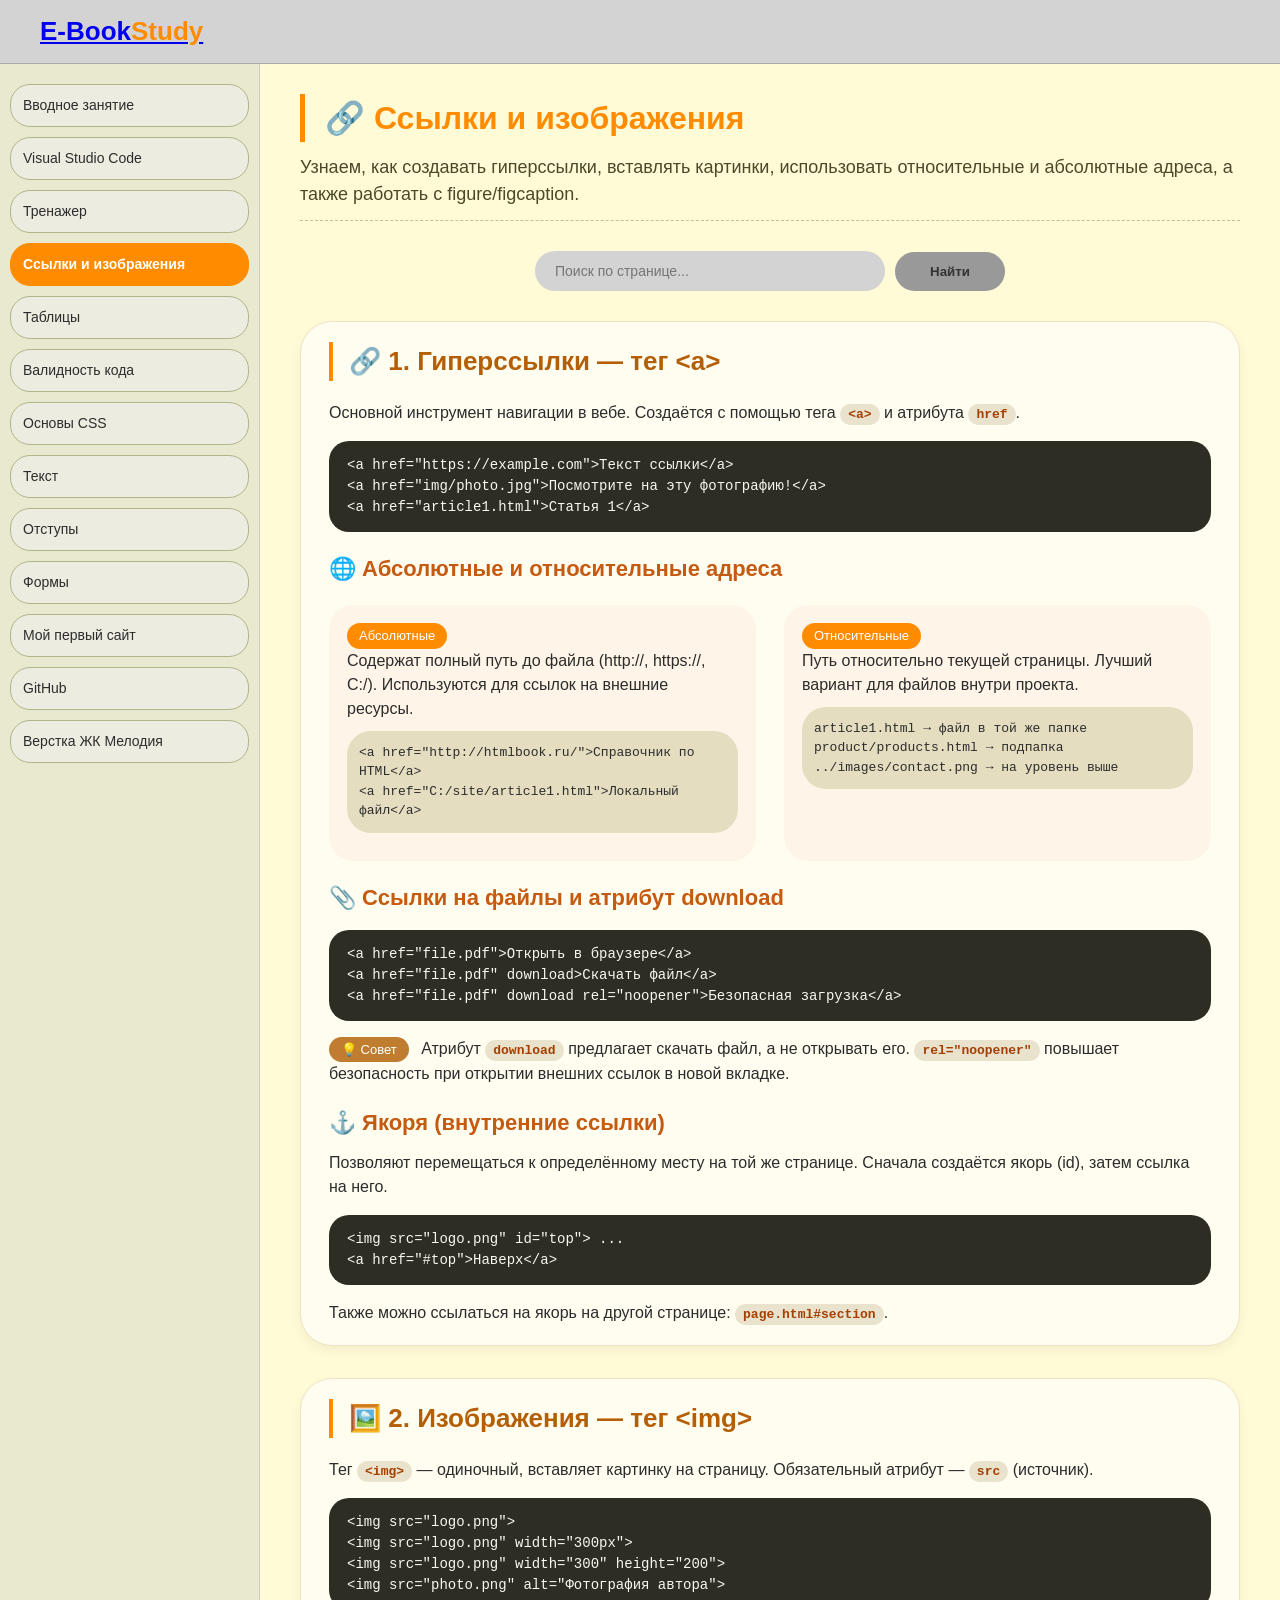
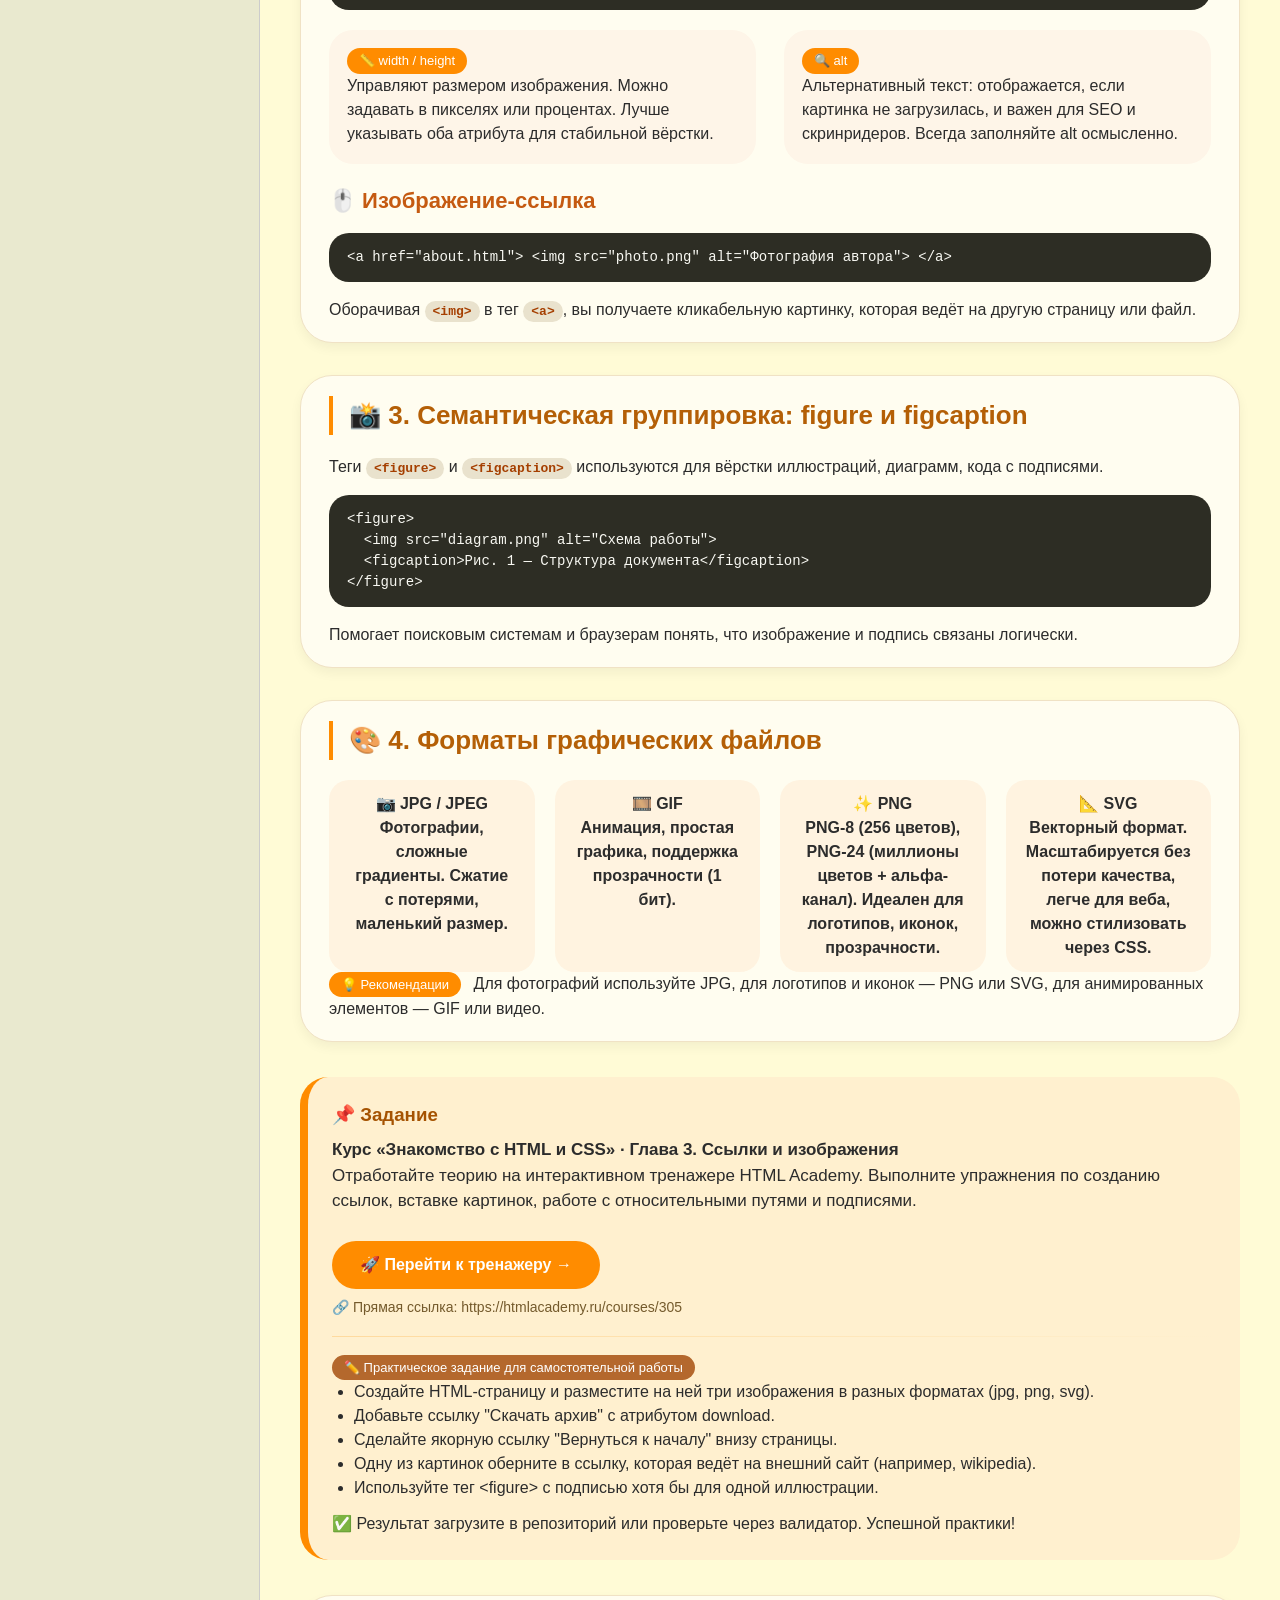
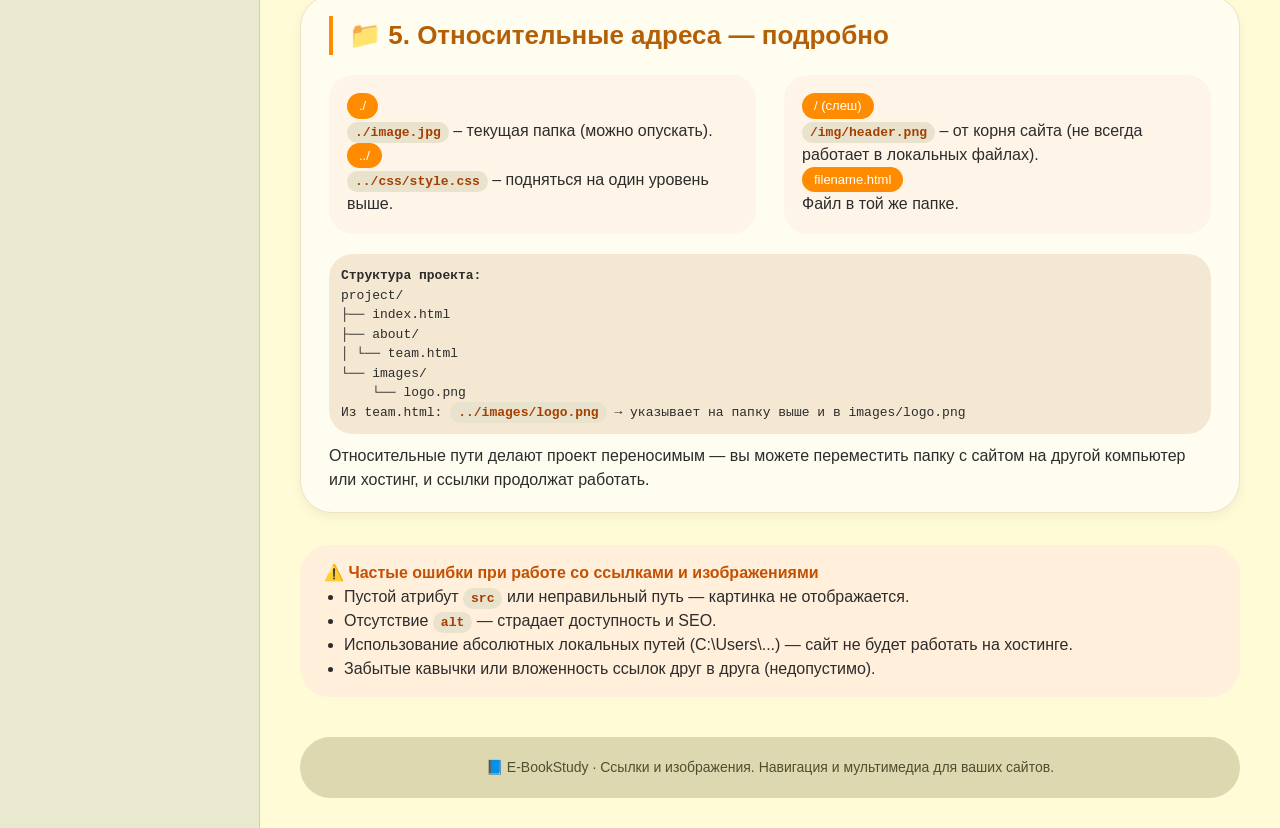
<file: links.html>
<!DOCTYPE html>
<html lang="ru">
<head>
    <meta charset="UTF-8">
    <meta name="viewport" content="width=device-width, initial-scale=1.0">
    <title>Ссылки и изображения | E-BookStudy</title>
    <style>
        /* Базовые стили — полное соответствие сайту */
        * {
            margin: 0;
            padding: 0;
            box-sizing: border-box;
        }

        body {
            font-family: 'Segoe UI', 'Arial', sans-serif;
            background-color: #FFFBD6;
            color: #2c2c2c;
            line-height: 1.5;
        }

        /* Шапка сайта (как на всех страницах) */
        .header {
            background-color: #D3D3D3;
            display: flex;
            justify-content: space-between;
            align-items: center;
            padding: 12px 40px;
            border-bottom: 1px solid #aaa;
            flex-wrap: wrap;
        }
        .logo {
            font-size: 26px;
            font-weight: bold;
        }
        .logo span {
            color: #FF8C00;
        }
        .nav a {
            margin: 0 12px;
            text-decoration: none;
            color: #1e1e1e;
            font-weight: 500;
            transition: 0.2s;
        }
        .nav a:hover {
            color: #FF8C00;
        }
        .theme-icon {
            font-size: 24px;
            cursor: default;
        }

        /* Контейнер + боковое меню */
        .wrapper {
            display: flex;
            max-width: auto;
            margin: 0 auto;
            background: #FFFBD6;
        }

        .sidebar {
            width: 260px;
            background-color: #e9e9cf;
            border-right: 1px solid #ccc;
            padding: 20px 10px;
        }
        .sidebar-item {
            display: block;
            background: #ecece0;
            margin-bottom: 10px;
            padding: 10px 12px;
            border-radius: 20px;
            border: 1px solid #b3b38c;
            text-decoration: none;
            color: #2c2c2c;
            transition: 0.2s;
            font-size: 14px;
        }
        .sidebar-item.active {
            background: #FF8C00;
            color: white;
            font-weight: bold;
            border-color: #FF8C00;
        }
        .sidebar-item:hover {
            background: #FFD58C;
        }

        /* Основной контент */
        .main-content {
            flex: 1;
            padding: 30px 40px;
        }

        h1 {
            color: #FF8C00;
            font-size: 32px;
            margin-bottom: 12px;
            border-left: 5px solid #FF8C00;
            padding-left: 20px;
        }
        .desc {
            font-size: 18px;
            color: #4a4a2a;
            margin-bottom: 30px;
            border-bottom: 1px dashed #c0c09a;
            padding-bottom: 12px;
        }

        /* Стили для поисковой строки */
        .search-box {
            margin-bottom: 30px;
            display: flex;
            justify-content: center;
            align-items: center;
        }
        .search-input {
            width: 350px;
            padding: 12px 20px;
            border-radius: 25px;
            border: none;
            background-color: #D3D3D3;
            outline: none;
            font-size: 14px;
        }
        .btn-search {
            padding: 12px 35px;
            border-radius: 25px;
            border: none;
            background-color: #999;
            color: #333;
            cursor: pointer;
            margin-left: 10px;
            font-weight: bold;
            transition: 0.2s;
        }
        .btn-search:hover {
            background-color: #888;
        }
        .highlight {
            background-color: #FFD700;
            color: black;
            border-radius: 2px;
        }

        /* стили для блоков с теорией */
        .theory-block {
            background: #fffdf0;
            border-radius: 32px;
            padding: 20px 28px;
            margin-bottom: 32px;
            box-shadow: 0 5px 12px rgba(0,0,0,0.05);
            transition: 0.2s;
            border: 1px solid #f0e2c5;
        }
        .theory-block h2 {
            font-size: 26px;
            color: #b45f06;
            margin-bottom: 20px;
            display: flex;
            align-items: center;
            gap: 12px;
            border-left: 4px solid #FF8C00;
            padding-left: 16px;
        }
        .theory-block h3 {
            font-size: 22px;
            margin: 20px 0 12px 0;
            color: #c55a11;
        }
        .code-example {
            background: #2d2d24;
            color: #f8f8f2;
            padding: 14px 18px;
            border-radius: 20px;
            font-family: 'Courier New', monospace;
            margin: 16px 0;
            overflow-x: auto;
            font-size: 14px;
        }
        .inline-code {
            background: #e9e2cd;
            padding: 3px 8px;
            border-radius: 12px;
            font-family: monospace;
            font-weight: 600;
            color: #a53f00;
        }
        .two-columns {
            display: flex;
            flex-wrap: wrap;
            gap: 28px;
            margin: 20px 0;
        }
        .info-card {
            background: #fef5e8;
            border-radius: 24px;
            padding: 18px;
            flex: 1;
            min-width: 220px;
        }
        .badge {
            background: #FF8C00;
            color: white;
            border-radius: 30px;
            padding: 3px 12px;
            font-size: 13px;
            display: inline-block;
            margin-right: 8px;
        }
        .format-grid {
            display: flex;
            flex-wrap: wrap;
            gap: 20px;
            margin-top: 15px;
        }
        .format-item {
            background: #fff3e0;
            border-radius: 20px;
            padding: 12px 20px;
            text-align: center;
            flex: 1;
            min-width: 100px;
            font-weight: bold;
        }
        hr {
            margin: 25px 0;
            border: 0;
            height: 1px;
            background: linear-gradient(to right, #ffda9e, transparent);
        }
        .task-block {
            background: #fff0cf;
            border-radius: 28px;
            padding: 24px;
            margin: 35px 0;
            border-left: 8px solid #FF8C00;
        }
        footer {
            text-align: center;
            margin-top: 40px;
            padding: 20px;
            background: #ddd8b0;
            border-radius: 48px;
            font-size: 14px;
            color: #4f4f2f;
        }
        @media (max-width: 800px) {
            .wrapper {
                flex-direction: column;
            }
            .sidebar {
                width: 100%;
                display: flex;
                flex-wrap: wrap;
                gap: 8px;
            }
            .sidebar-item {
                width: auto;
                margin: 0;
            }
            .main-content {
                padding: 20px;
            }
            .search-input {
                width: 250px;
            }
        }
        .relative-demo {
            background: #e5ddc0;
            padding: 12px;
            border-radius: 24px;
            font-family: monospace;
            margin: 10px 0;
        }
    </style>
</head>
<body>
    <header class="header">
        <div class="logo"> <a href="index.html"> E-Book<span>Study</span></a></div>
        <div class="theme-icon"></div>
    </header>

    <div class="wrapper">
        <!-- Боковое меню (активный пункт 4) -->
        <aside class="sidebar">
            <a href="intro.html" class="sidebar-item">Вводное занятие</a>
            <a href="vscode.html" class="sidebar-item">Visual Studio Code</a>
            <a href="practice.html" class="sidebar-item">Тренажер</a>
            <a href="links.html" class="sidebar-item active">Ссылки и изображения</a>
            <a href="tables.html" class="sidebar-item">Таблицы</a>
            <a href="validator.html" class="sidebar-item">Валидность кода</a>
            <a href="css.html" class="sidebar-item">Основы CSS</a>
            <a href="text.html" class="sidebar-item">Текст</a>
            <a href="margins.html" class="sidebar-item">Отступы</a>
            <a href="forms.html" class="sidebar-item">Формы</a>
            <a href="website.html" class="sidebar-item">Мой первый сайт</a>
            <a href="github.html" class="sidebar-item">GitHub</a>
            <a href="melodia.html" class="sidebar-item">Верстка ЖК Мелодия</a>
        </aside>

        <main class="main-content">
            <h1>🔗 Ссылки и изображения</h1>
            <p class="desc">Узнаем, как создавать гиперссылки, вставлять картинки, использовать относительные и абсолютные адреса, а также работать с figure/figcaption.</p>
            
            <!-- ПОИСКОВАЯ СТРОКА -->
            <div class="search-box">
                <input type="text" class="search-input" id="searchInput" placeholder="Поиск по странице...">
                <button class="btn-search" id="searchBtn">Найти</button>
            </div>

            <!-- ============= БЛОК: ССЫЛКИ (тег a) ============= -->
            <div class="theory-block">
                <h2>🔗 1. Гиперссылки — тег &lt;a&gt;</h2>
                <p>Основной инструмент навигации в вебе. Создаётся с помощью тега <span class="inline-code">&lt;a&gt;</span> и атрибута <span class="inline-code">href</span>.</p>
                <div class="code-example">
                    &lt;a href="https://example.com"&gt;Текст ссылки&lt;/a&gt;<br>
                    &lt;a href="img/photo.jpg"&gt;Посмотрите на эту фотографию!&lt;/a&gt;<br>
                    &lt;a href="article1.html"&gt;Статья 1&lt;/a&gt;
                </div>
                
                <h3>🌐 Абсолютные и относительные адреса</h3>
                <div class="two-columns">
                    <div class="info-card">
                        <span class="badge">Абсолютные</span>
                        <p>Содержат полный путь до файла (http://, https://, C:/). Используются для ссылок на внешние ресурсы.</p>
                        <div class="relative-demo">
                            &lt;a href="http://htmlbook.ru/"&gt;Справочник по HTML&lt;/a&gt;<br>
                            &lt;a href="C:/site/article1.html"&gt;Локальный файл&lt;/a&gt;
                        </div>
                    </div>
                    <div class="info-card">
                        <span class="badge">Относительные</span>
                        <p>Путь относительно текущей страницы. Лучший вариант для файлов внутри проекта.</p>
                        <div class="relative-demo">
                            article1.html → файл в той же папке<br>
                            product/products.html → подпапка<br>
                            ../images/contact.png → на уровень выше
                        </div>
                    </div>
                </div>

                <h3>📎 Ссылки на файлы и атрибут download</h3>
                <div class="code-example">
                    &lt;a href="file.pdf"&gt;Открыть в браузере&lt;/a&gt;<br>
                    &lt;a href="file.pdf" download&gt;Скачать файл&lt;/a&gt;<br>
                    &lt;a href="file.pdf" download rel="noopener"&gt;Безопасная загрузка&lt;/a&gt;
                </div>
                <p><span class="badge" style="background: #c07d30;">💡 Совет</span> Атрибут <span class="inline-code">download</span> предлагает скачать файл, а не открывать его. <span class="inline-code">rel="noopener"</span> повышает безопасность при открытии внешних ссылок в новой вкладке.</p>
                
                <h3>⚓ Якоря (внутренние ссылки)</h3>
                <p>Позволяют перемещаться к определённому месту на той же странице. Сначала создаётся якорь (id), затем ссылка на него.</p>
                <div class="code-example">
                    &lt;img src="logo.png" id="top"&gt; ...<br>
                    &lt;a href="#top"&gt;Наверх&lt;/a&gt;
                </div>
                <p>Также можно ссылаться на якорь на другой странице: <span class="inline-code">page.html#section</span>.</p>
            </div>

            <!-- ============= БЛОК: ИЗОБРАЖЕНИЯ ============= -->
            <div class="theory-block">
                <h2>🖼️ 2. Изображения — тег &lt;img&gt;</h2>
                <p>Тег <span class="inline-code">&lt;img&gt;</span> — одиночный, вставляет картинку на страницу. Обязательный атрибут — <span class="inline-code">src</span> (источник).</p>
                <div class="code-example">
                    &lt;img src="logo.png"&gt;<br>
                    &lt;img src="logo.png" width="300px"&gt;<br>
                    &lt;img src="logo.png" width="300" height="200"&gt;<br>
                    &lt;img src="photo.png" alt="Фотография автора"&gt;
                </div>
                <div class="two-columns">
                    <div class="info-card">
                        <span class="badge">📏 width / height</span>
                        <p>Управляют размером изображения. Можно задавать в пикселях или процентах. Лучше указывать оба атрибута для стабильной вёрстки.</p>
                    </div>
                    <div class="info-card">
                        <span class="badge">🔍 alt</span>
                        <p>Альтернативный текст: отображается, если картинка не загрузилась, и важен для SEO и скринридеров. Всегда заполняйте alt осмысленно.</p>
                    </div>
                </div>
                <h3>🖱️ Изображение-ссылка</h3>
                <div class="code-example">
                    &lt;a href="about.html"&gt;
                        &lt;img src="photo.png" alt="Фотография автора"&gt;
                    &lt;/a&gt;
                </div>
                <p>Оборачивая <span class="inline-code">&lt;img&gt;</span> в тег <span class="inline-code">&lt;a&gt;</span>, вы получаете кликабельную картинку, которая ведёт на другую страницу или файл.</p>
            </div>

            <!-- ============= БЛОК: FIGURE И FIGCAPTION ============= -->
            <div class="theory-block">
                <h2>📸 3. Семантическая группировка: figure и figcaption</h2>
                <p>Теги <span class="inline-code">&lt;figure&gt;</span> и <span class="inline-code">&lt;figcaption&gt;</span> используются для вёрстки иллюстраций, диаграмм, кода с подписями.</p>
                <div class="code-example">
                    &lt;figure&gt;<br>
                    &nbsp;&nbsp;&lt;img src="diagram.png" alt="Схема работы"&gt;<br>
                    &nbsp;&nbsp;&lt;figcaption&gt;Рис. 1 — Структура документа&lt;/figcaption&gt;<br>
                    &lt;/figure&gt;
                </div>
                <p>Помогает поисковым системам и браузерам понять, что изображение и подпись связаны логически.</p>
            </div>

            <!-- ============= БЛОК: ФОРМАТЫ ГРАФИЧЕСКИХ ФАЙЛОВ ============= -->
            <div class="theory-block">
                <h2>🎨 4. Форматы графических файлов</h2>
                <div class="format-grid">
                    <div class="format-item">📷 <strong>JPG / JPEG</strong><br>Фотографии, сложные градиенты. Сжатие с потерями, маленький размер.</div>
                    <div class="format-item">🎞️ <strong>GIF</strong><br>Анимация, простая графика, поддержка прозрачности (1 бит).</div>
                    <div class="format-item">✨ <strong>PNG</strong><br>PNG-8 (256 цветов), PNG-24 (миллионы цветов + альфа-канал). Идеален для логотипов, иконок, прозрачности.</div>
                    <div class="format-item">📐 <strong>SVG</strong><br>Векторный формат. Масштабируется без потери качества, легче для веба, можно стилизовать через CSS.</div>
                </div>
                <p><span class="badge">💡 Рекомендации</span> Для фотографий используйте JPG, для логотипов и иконок — PNG или SVG, для анимированных элементов — GIF или видео.</p>
            </div>

            <!-- ============= ПРАКТИЧЕСКОЕ ЗАДАНИЕ + КУРС ============= -->
            <div class="task-block">
                <h3 style="margin: 0 0 8px 0; color:#a55302;">📌 Задание</h3>
                <p style="font-size: 17px; margin-bottom: 12px;"><strong>Курс «Знакомство с HTML и CSS» · Глава 3. Ссылки и изображения</strong><br>
                Отработайте теорию на интерактивном тренажере HTML Academy. Выполните упражнения по созданию ссылок, вставке картинок, работе с относительными путями и подписями.</p>
                <a href="https://htmlacademy.ru/courses/305" target="_blank" style="display: inline-block; background: #FF8C00; color: white; padding: 12px 28px; border-radius: 40px; text-decoration: none; font-weight: bold; margin: 15px 0 8px 0; transition: 0.2s;">🚀 Перейти к тренажеру →</a>
                <div style="font-size: 14px; color: #745a2c;">🔗 Прямая ссылка: https://htmlacademy.ru/courses/305</div>
                <hr style="margin: 18px 0;">
                <p><span class="badge" style="background: #b4682d;">✏️ Практическое задание для самостоятельной работы</span></p>
                <ul style="margin-left: 22px;">
                    <li>Создайте HTML-страницу и разместите на ней три изображения в разных форматах (jpg, png, svg).</li>
                    <li>Добавьте ссылку "Скачать архив" с атрибутом download.</li>
                    <li>Сделайте якорную ссылку "Вернуться к началу" внизу страницы.</li>
                    <li>Одну из картинок оберните в ссылку, которая ведёт на внешний сайт (например, wikipedia).</li>
                    <li>Используйте тег &lt;figure&gt; с подписью хотя бы для одной иллюстрации.</li>
                </ul>
                <p style="margin-top: 12px;">✅ Результат загрузите в репозиторий или проверьте через валидатор. Успешной практики!</p>
            </div>

            <!-- Дополнительные примеры относительных путей и советов -->
            <div class="theory-block">
                <h2>📁 5. Относительные адреса — подробно</h2>
                <div class="two-columns">
                    <div class="info-card">
                        <span class="badge">./</span>
                        <p><span class="inline-code">./image.jpg</span> – текущая папка (можно опускать).</p>
                        <span class="badge">../</span>
                        <p><span class="inline-code">../css/style.css</span> – подняться на один уровень выше.</p>
                    </div>
                    <div class="info-card">
                        <span class="badge">/ (слеш)</span>
                        <p><span class="inline-code">/img/header.png</span> – от корня сайта (не всегда работает в локальных файлах).</p>
                        <span class="badge">filename.html</span>
                        <p>Файл в той же папке.</p>
                    </div>
                </div>
                <div class="relative-demo" style="background:#f4e8d2;">
                    <strong>Структура проекта:</strong><br>
                    project/<br>
                    ├── index.html<br>
                    ├── about/<br>
                    │   └── team.html<br>
                    └── images/<br>
                    &nbsp;&nbsp;&nbsp;&nbsp;└── logo.png<br>
                    Из team.html: <span class="inline-code">../images/logo.png</span> → указывает на папку выше и в images/logo.png
                </div>
                <p>Относительные пути делают проект переносимым — вы можете переместить папку с сайтом на другой компьютер или хостинг, и ссылки продолжат работать.</p>
            </div>

            <!-- Блок про ошибки / рекомендации -->
            <div style="background: #ffefdb; border-radius: 30px; padding: 16px 24px; margin: 20px 0;">
                <h4 style="color: #c45100;">⚠️ Частые ошибки при работе со ссылками и изображениями</h4>
                <ul style="margin-left: 20px;">
                    <li>Пустой атрибут <span class="inline-code">src</span> или неправильный путь — картинка не отображается.</li>
                    <li>Отсутствие <span class="inline-code">alt</span> — страдает доступность и SEO.</li>
                    <li>Использование абсолютных локальных путей (C:\Users\...) — сайт не будет работать на хостинге.</li>
                    <li>Забытые кавычки или вложенность ссылок друг в друга (недопустимо).</li>
                </ul>
            </div>

            <footer>
                📘 E-BookStudy · Ссылки и изображения. Навигация и мультимедиа для ваших сайтов.
            </footer>
        </main>
    </div>

    <script>
        // Функция поиска и подсветки
        function performSearch(inputElement, container) {
            if (!inputElement || !container) return;
            const query = inputElement.value.trim();
            removeHighlights();
            if (query === "") return;

            const regex = new RegExp(`(${query.replace(/[.*+?^${}()|[\]\\]/g, '\\$&')})`, 'gi');
            const walker = document.createTreeWalker(container, NodeFilter.SHOW_TEXT, null, false);
            let node;
            const nodesToReplace = [];

            while (node = walker.nextNode()) {
                if (node.parentNode.tagName === 'SCRIPT' ||
                    node.parentNode.tagName === 'STYLE' ||
                    node.parentNode.tagName === 'INPUT' ||
                    node.parentNode.tagName === 'TEXTAREA') continue;

                if (node.textContent.toLowerCase().includes(query.toLowerCase())) {
                    nodesToReplace.push(node);
                }
            }

            nodesToReplace.forEach(node => {
                const span = document.createElement('span');
                span.innerHTML = node.textContent.replace(regex, '<mark class="highlight">$1</mark>');
                node.parentNode.replaceChild(span, node);
            });

            const firstResult = container.querySelector('.highlight');
            if (firstResult) {
                firstResult.scrollIntoView({ behavior: 'smooth', block: 'center' });
            } else {
                alert("Ничего не найдено");
            }
        }

        function removeHighlights() {
            document.querySelectorAll('.highlight').forEach(h => {
                const parent = h.parentNode;
                const text = parent.textContent;
                const textNode = document.createTextNode(text);
                parent.replaceWith(textNode);
            });
        }

        // Обработчики для поисковой строки
        document.addEventListener('DOMContentLoaded', () => {
            const main = document.querySelector('.main-content');
            if (!main) return;

            const searchInput = document.getElementById('searchInput');
            const searchBtn = document.getElementById('searchBtn');

            if (searchBtn) {
                searchBtn.addEventListener('click', () => {
                    performSearch(searchInput, main);
                });
            }

            if (searchInput) {
                searchInput.addEventListener('keypress', (e) => {
                    if (e.key === 'Enter') {
                        performSearch(searchInput, main);
                    }
                });
            }
        });
    </script>
</body>
</html>
</file>
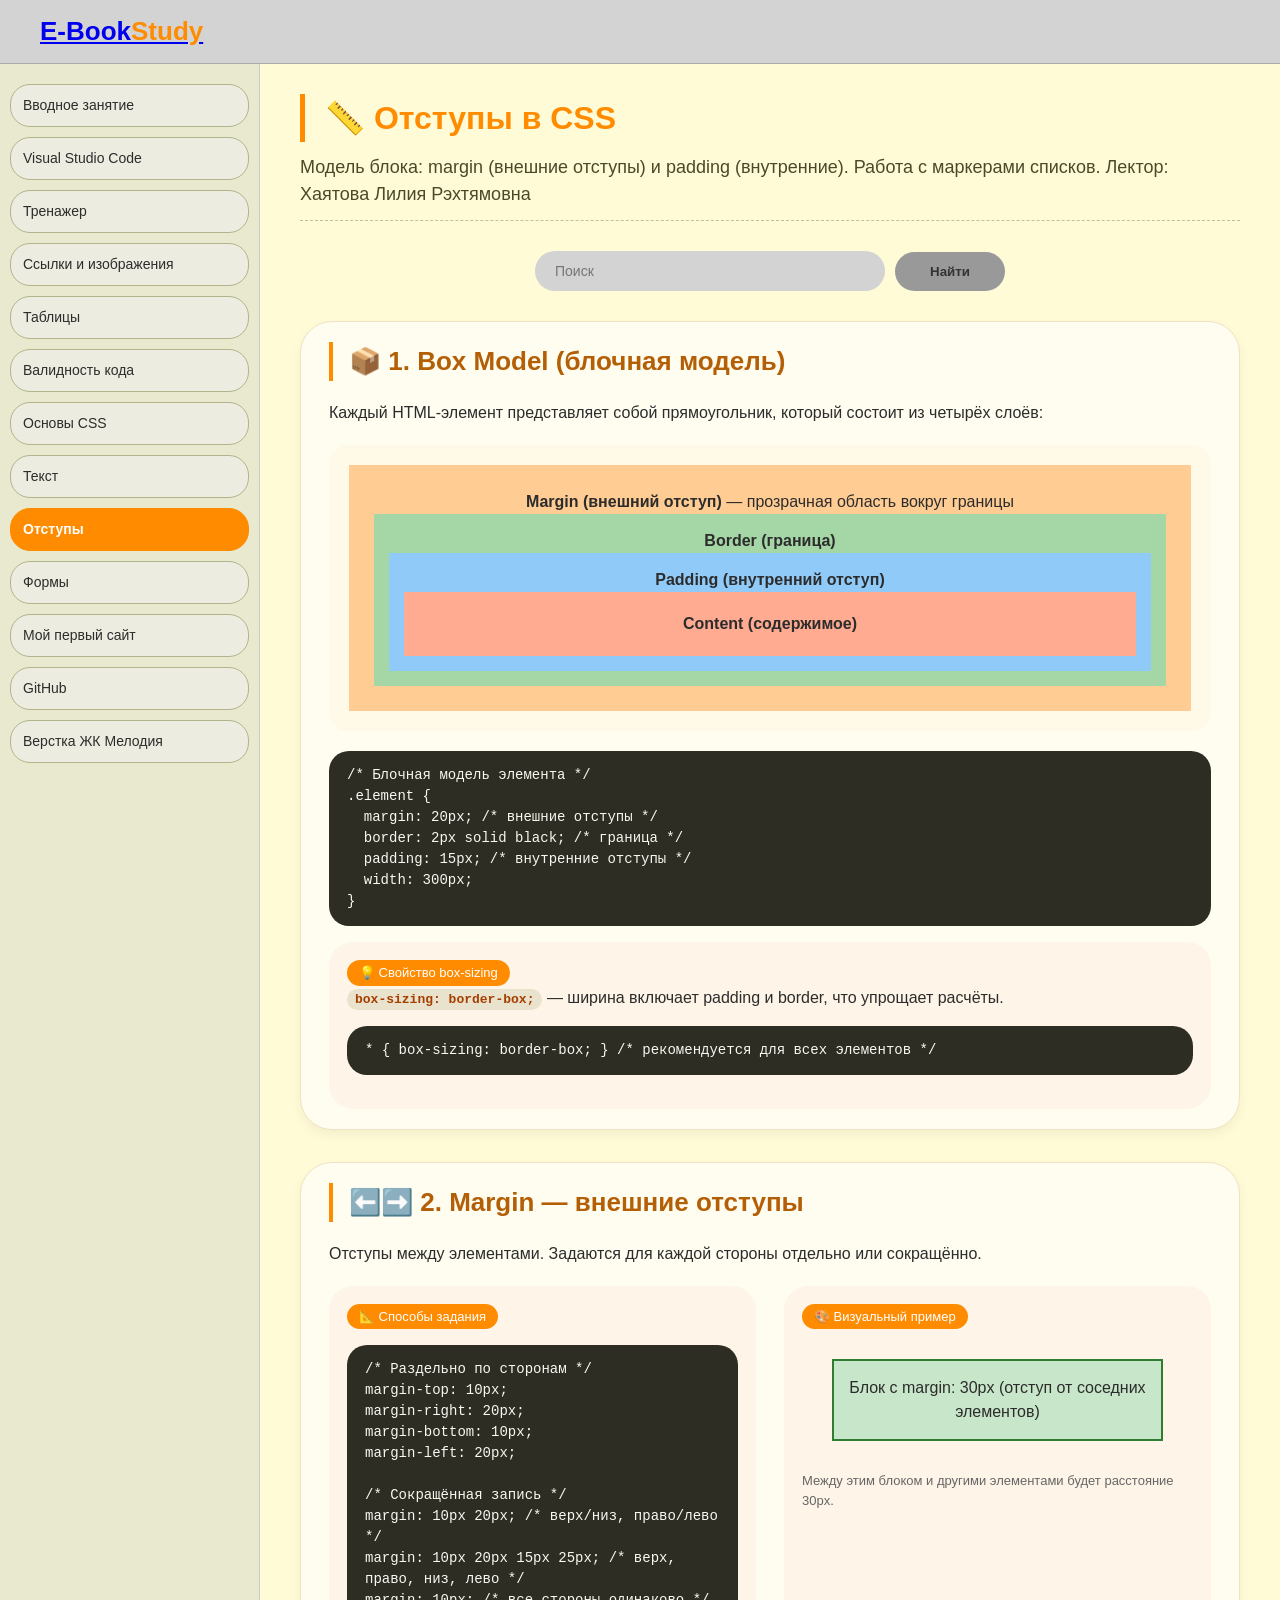
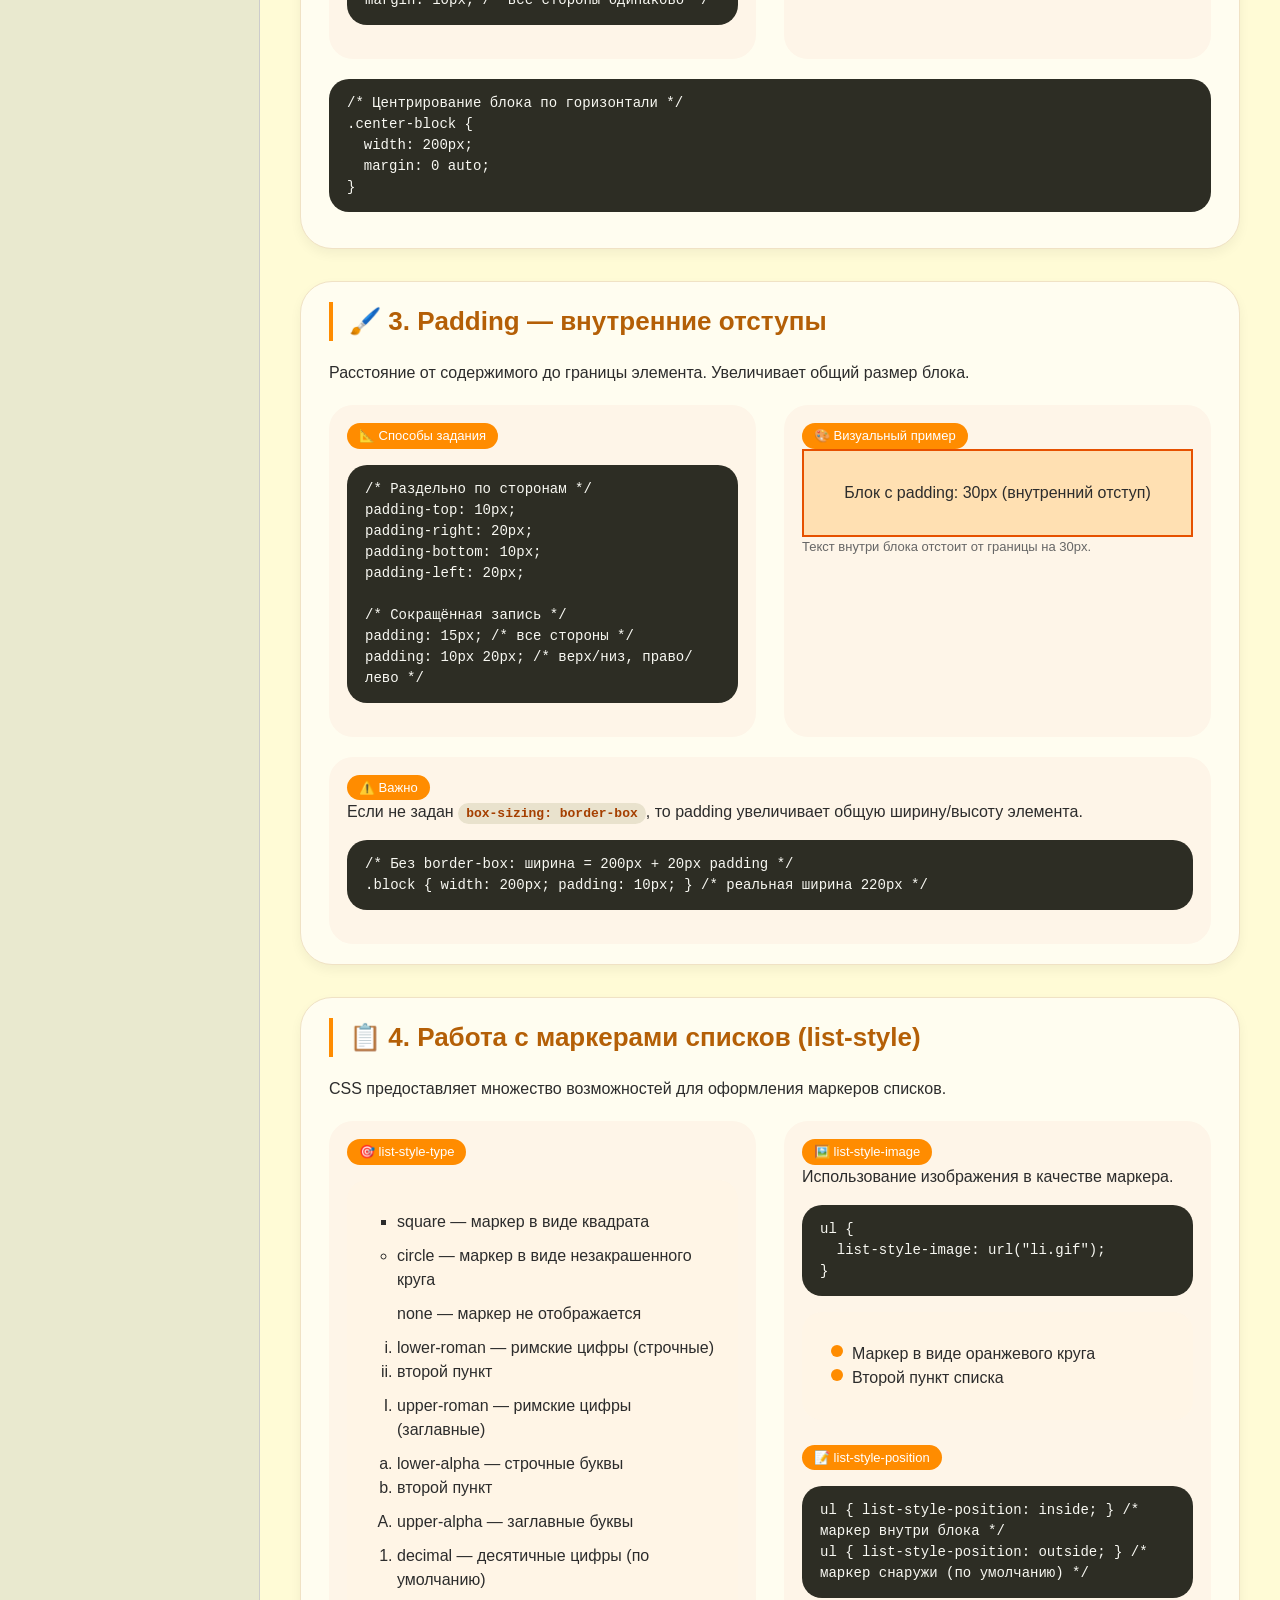
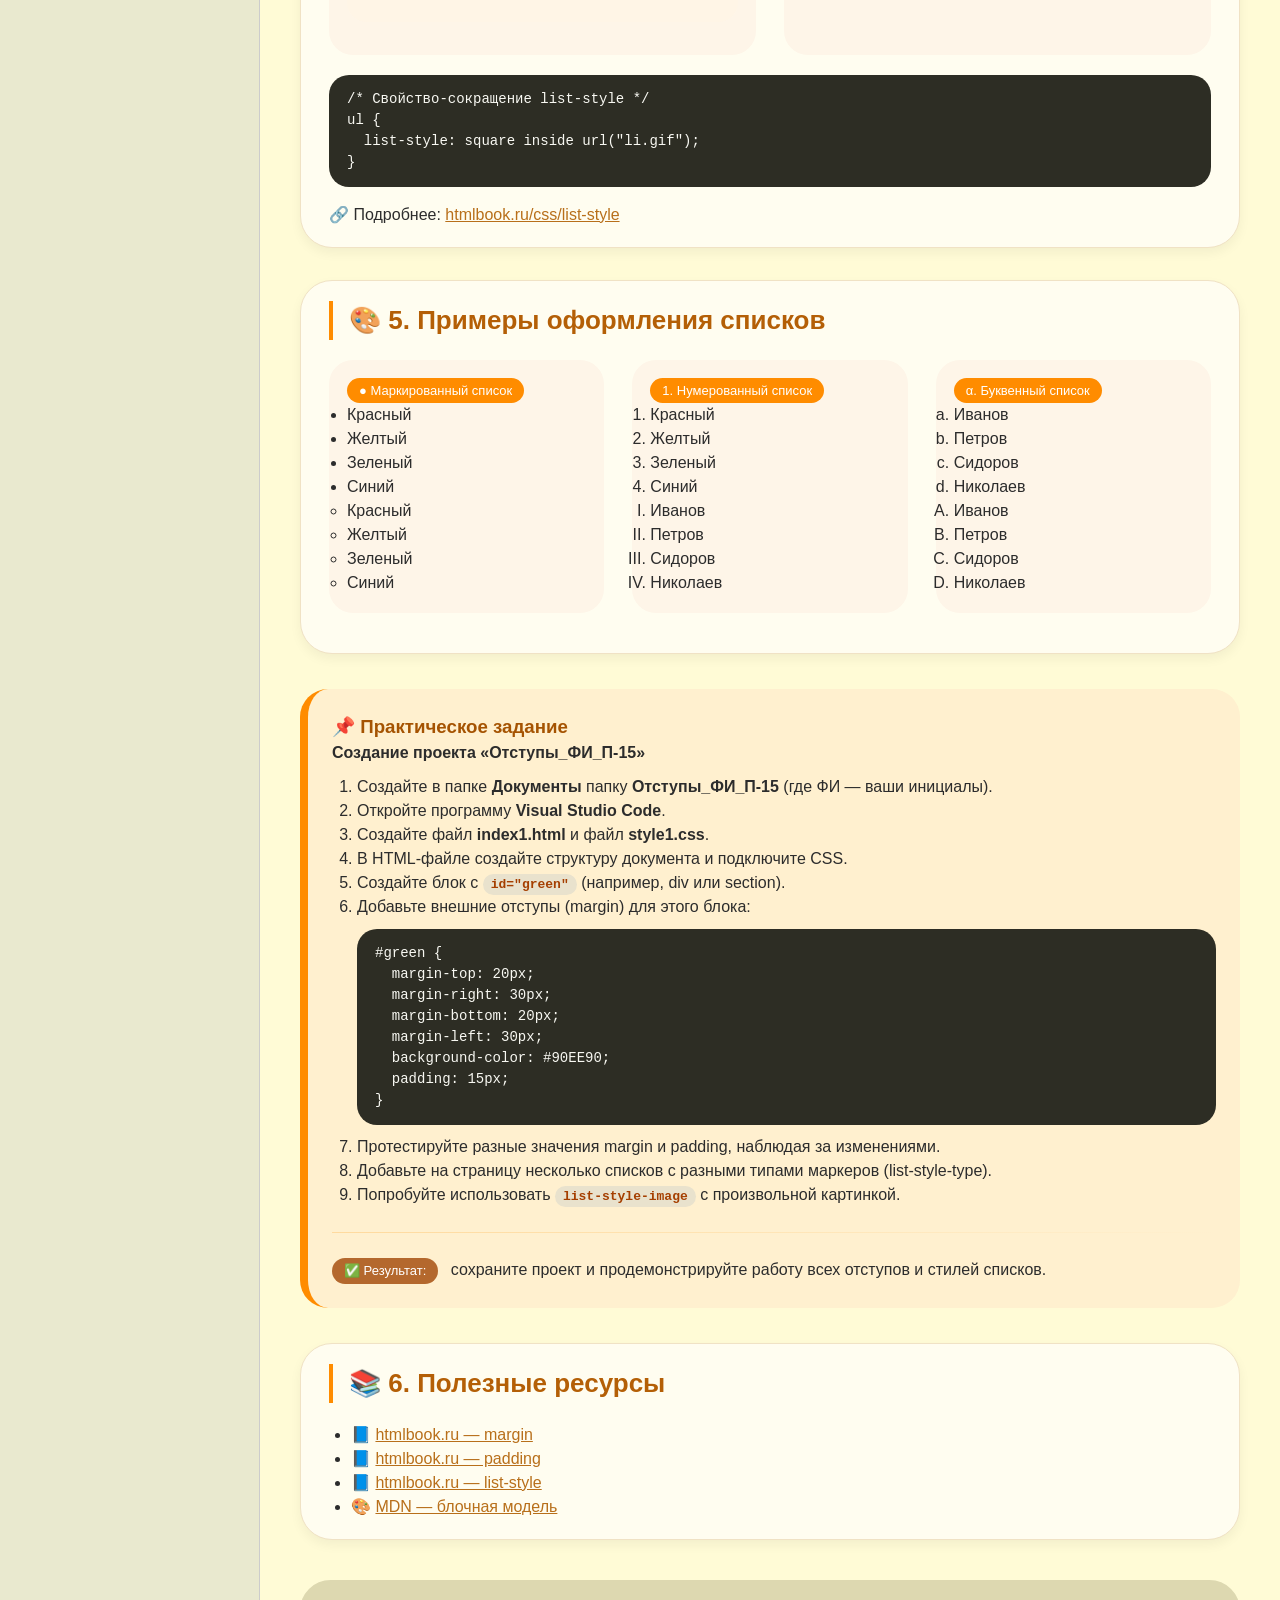
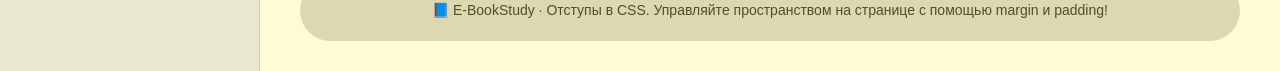
<file: margins.html>
<!DOCTYPE html>
<html lang="ru">
<head>
    <meta charset="UTF-8">
    <meta name="viewport" content="width=device-width, initial-scale=1.0">
    <title>Отступы | E-BookStudy</title>
    <style>
        /* Базовые стили — полное соответствие сайту */
        * {
            margin: 0;
            padding: 0;
            box-sizing: border-box;
        }

        body {
            font-family: 'Segoe UI', 'Arial', sans-serif;
            background-color: #FFFBD6;
            color: #2c2c2c;
            line-height: 1.5;
        }

        /* Шапка сайта */
        .header {
            background-color: #D3D3D3;
            display: flex;
            justify-content: space-between;
            align-items: center;
            padding: 12px 40px;
            border-bottom: 1px solid #aaa;
            flex-wrap: wrap;
        }
        .logo {
            font-size: 26px;
            font-weight: bold;
        }
        .logo span {
            color: #FF8C00;
        }
        .nav a {
            margin: 0 12px;
            text-decoration: none;
            color: #1e1e1e;
            font-weight: 500;
            transition: 0.2s;
        }
        .nav a:hover {
            color: #FF8C00;
        }
        .theme-icon {
            font-size: 24px;
            cursor: default;
        }

        /* Контейнер + боковое меню */
        .wrapper {
            display: flex;
            max-width: auto;
            margin: 0 auto;
            background: #FFFBD6;
        }

        .sidebar {
            width: 260px;
            background-color: #e9e9cf;
            border-right: 1px solid #ccc;
            padding: 20px 10px;
        }
        .sidebar-item {
            display: block;
            background: #ecece0;
            margin-bottom: 10px;
            padding: 10px 12px;
            border-radius: 20px;
            border: 1px solid #b3b38c;
            text-decoration: none;
            color: #2c2c2c;
            transition: 0.2s;
            font-size: 14px;
        }
        .sidebar-item.active {
            background: #FF8C00;
            color: white;
            font-weight: bold;
            border-color: #FF8C00;
        }
        .sidebar-item:hover {
            background: #FFD58C;
        }

        /* Основной контент */
        .main-content {
            flex: 1;
            padding: 30px 40px;
        }

        h1 {
            color: #FF8C00;
            font-size: 32px;
            margin-bottom: 12px;
            border-left: 5px solid #FF8C00;
            padding-left: 20px;
        }
        .desc {
            font-size: 18px;
            color: #4a4a2a;
            margin-bottom: 30px;
            border-bottom: 1px dashed #c0c09a;
            padding-bottom: 12px;
        }

        /* стили для блоков с теорией */
        .theory-block {
            background: #fffdf0;
            border-radius: 32px;
            padding: 20px 28px;
            margin-bottom: 32px;
            box-shadow: 0 5px 12px rgba(0,0,0,0.05);
            transition: 0.2s;
            border: 1px solid #f0e2c5;
        }
        .theory-block h2 {
            font-size: 26px;
            color: #b45f06;
            margin-bottom: 20px;
            display: flex;
            align-items: center;
            gap: 12px;
            border-left: 4px solid #FF8C00;
            padding-left: 16px;
        }
        .theory-block h3 {
            font-size: 22px;
            margin: 20px 0 12px 0;
            color: #c55a11;
        }
        .code-example {
            background: #2d2d24;
            color: #f8f8f2;
            padding: 14px 18px;
            border-radius: 20px;
            font-family: 'Courier New', monospace;
            margin: 16px 0;
            overflow-x: auto;
            font-size: 14px;
        }
        .inline-code {
            background: #e9e2cd;
            padding: 3px 8px;
            border-radius: 12px;
            font-family: monospace;
            font-weight: 600;
            color: #a53f00;
        }
        .two-columns {
            display: flex;
            flex-wrap: wrap;
            gap: 28px;
            margin: 20px 0;
        }
        .info-card {
            background: #fef5e8;
            border-radius: 24px;
            padding: 18px;
            flex: 1;
            min-width: 220px;
        }
        .badge {
            background: #FF8C00;
            color: white;
            border-radius: 30px;
            padding: 3px 12px;
            font-size: 13px;
            display: inline-block;
            margin-right: 8px;
        }
        .demo-box {
            background: #e8e0c0;
            border: 2px solid #b3a56b;
            border-radius: 12px;
            padding: 15px;
            margin: 15px 0;
            text-align: center;
        }
        .margin-demo {
            background: #c8e6c9;
            border: 2px solid #2e7d32;
            margin: 30px;
            padding: 15px;
            text-align: center;
        }
        .padding-demo {
            background: #ffe0b2;
            border: 2px solid #e65100;
            padding: 30px;
            text-align: center;
        }
        .box-model-visual {
            background: #fff9e8;
            border-radius: 20px;
            padding: 20px;
            margin: 20px 0;
            text-align: center;
        }
        .margin-layer {
            background: #ffcd94;
            padding: 25px;
            margin: 0;
        }
        .border-layer {
            background: #a5d6a5;
            padding: 15px;
        }
        .padding-layer {
            background: #90caf9;
            padding: 15px;
        }
        .content-layer {
            background: #ffab91;
            padding: 20px;
        }
        .task-block {
            background: #fff0cf;
            border-radius: 28px;
            padding: 24px;
            margin: 35px 0;
            border-left: 8px solid #FF8C00;
        }
        .button-link {
            display: inline-block;
            background: #FF8C00;
            color: white;
            padding: 12px 28px;
            border-radius: 40px;
            text-decoration: none;
            font-weight: bold;
            margin: 15px 0 8px 0;
            transition: 0.2s;
        }
        .button-link:hover {
            background: #e07a00;
            transform: scale(1.02);
        }
        hr {
            margin: 25px 0;
            border: 0;
            height: 1px;
            background: linear-gradient(to right, #ffda9e, transparent);
        }
        footer {
            text-align: center;
            margin-top: 40px;
            padding: 20px;
            background: #ddd8b0;
            border-radius: 48px;
            font-size: 14px;
            color: #4f4f2f;
        }
        @media (max-width: 800px) {
            .wrapper {
                flex-direction: column;
            }
            .sidebar {
                width: 100%;
                display: flex;
                flex-wrap: wrap;
                gap: 8px;
            }
            .sidebar-item {
                width: auto;
                margin: 0;
            }
            .main-content {
                padding: 20px;
            }
        }
        .search-box {
            margin-bottom: 30px;
            display: flex;
            justify-content: center;
            align-items: center;
        }
        .search-input {
            width: 350px;
            padding: 12px 20px;
            border-radius: 25px;
            border: none;
            background-color: #D3D3D3;
            outline: none;
            font-size: 14px;
        }
        .btn-search {
            padding: 12px 35px;
            border-radius: 25px;
            border: none;
            background-color: #999;
            color: #333;
            cursor: pointer;
            margin-left: 10px;
            font-weight: bold;
        }
        .btn-search:hover {
            background-color: #888;
        }
        .highlight {
            background-color: #FFD700;
            color: black;
            border-radius: 2px;
        }
        .list-style-demo {
            background: #fff5e6;
            border-radius: 20px;
            padding: 20px;
            margin: 15px 0;
        }
        .list-style-demo ul, 
        .list-style-demo ol {
            padding-left: 30px;
            margin: 10px 0;
        }
        .color-box {
            width: 60px;
            height: 60px;
            border-radius: 8px;
            display: inline-block;
            margin: 5px;
        }
    </style>
</head>
<body>
    <header class="header">
        <div class="logo"> <a href="index.html"> E-Book<span>Study</span></a></div>
        </div>
        <div class="theme-icon"></div>
    </header>

    <div class="wrapper">
        <!-- Боковое меню — как в предыдущих работах -->
        <aside class="sidebar">
            <a href="intro.html" class="sidebar-item">Вводное занятие</a>
            <a href="vscode.html" class="sidebar-item">Visual Studio Code</a>
            <a href="practice.html" class="sidebar-item">Тренажер</a>
            <a href="links.html" class="sidebar-item">Ссылки и изображения</a>
            <a href="tables.html" class="sidebar-item">Таблицы</a>
            <a href="validator.html" class="sidebar-item">Валидность кода</a>
            <a href="css.html" class="sidebar-item">Основы CSS</a>
            <a href="text.html" class="sidebar-item">Текст</a>
            <a href="margins.html" class="sidebar-item active">Отступы</a>
            <a href="forms.html" class="sidebar-item">Формы</a>
            <a href="website.html" class="sidebar-item">Мой первый сайт</a>
            <a href="github.html" class="sidebar-item">GitHub</a>
            <a href="melodia.html" class="sidebar-item">Верстка ЖК Мелодия</a>
        </aside>

        <main class="main-content">
            <h1>📏 Отступы в CSS</h1>
            <p class="desc">Модель блока: margin (внешние отступы) и padding (внутренние). Работа с маркерами списков. Лектор: Хаятова Лилия Рэхтямовна</p>
            <div class="search-box">
                <input type="text" class="search-input" placeholder="Поиск">
                <button class="btn-search">Найти</button>
            </div>

            <!-- 1. Box Model -->
            <div class="theory-block">
                <h2>📦 1. Box Model (блочная модель)</h2>
                <p>Каждый HTML-элемент представляет собой прямоугольник, который состоит из четырёх слоёв:</p>
                <div class="box-model-visual">
                    <div class="margin-layer" style="background: #ffcd94;">
                        <strong>Margin (внешний отступ)</strong> — прозрачная область вокруг границы
                        <div class="border-layer" style="background: #a5d6a5;">
                            <strong>Border (граница)</strong>
                            <div class="padding-layer" style="background: #90caf9;">
                                <strong>Padding (внутренний отступ)</strong>
                                <div class="content-layer" style="background: #ffab91;">
                                    <strong>Content (содержимое)</strong>
                                </div>
                            </div>
                        </div>
                    </div>
                </div>
                <div class="code-example">
                    /* Блочная модель элемента */<br>
                    .element {<br>
                    &nbsp;&nbsp;margin: 20px;    /* внешние отступы */<br>
                    &nbsp;&nbsp;border: 2px solid black; /* граница */<br>
                    &nbsp;&nbsp;padding: 15px;   /* внутренние отступы */<br>
                    &nbsp;&nbsp;width: 300px;<br>
                    }
                </div>
                <div class="info-card">
                    <span class="badge">💡 Свойство box-sizing</span>
                    <p><span class="inline-code">box-sizing: border-box;</span> — ширина включает padding и border, что упрощает расчёты.</p>
                    <div class="code-example">
                        * { box-sizing: border-box; } /* рекомендуется для всех элементов */
                    </div>
                </div>
            </div>

            <!-- 2. Margin (внешние отступы) -->
            <div class="theory-block">
                <h2>⬅️➡️ 2. Margin — внешние отступы</h2>
                <p>Отступы между элементами. Задаются для каждой стороны отдельно или сокращённо.</p>
                <div class="two-columns">
                    <div class="info-card">
                        <span class="badge">📐 Способы задания</span>
                        <div class="code-example">
                            /* Раздельно по сторонам */<br>
                            margin-top: 10px;<br>
                            margin-right: 20px;<br>
                            margin-bottom: 10px;<br>
                            margin-left: 20px;<br><br>
                            /* Сокращённая запись */<br>
                            margin: 10px 20px;   /* верх/низ, право/лево */<br>
                            margin: 10px 20px 15px 25px; /* верх, право, низ, лево */<br>
                            margin: 10px;        /* все стороны одинаково */
                        </div>
                    </div>
                    <div class="info-card">
                        <span class="badge">🎨 Визуальный пример</span>
                        <div class="margin-demo" style="margin: 30px; background: #c8e6c9; border: 2px solid #2e7d32;">
                            Блок с margin: 30px (отступ от соседних элементов)
                        </div>
                        <p style="font-size: 13px; color: #666;">Между этим блоком и другими элементами будет расстояние 30px.</p>
                    </div>
                </div>
                <div class="code-example">
                    /* Центрирование блока по горизонтали */<br>
                    .center-block {<br>
                    &nbsp;&nbsp;width: 200px;<br>
                    &nbsp;&nbsp;margin: 0 auto;<br>
                    }
                </div>
            </div>

            <!-- 3. Padding (внутренние отступы) -->
            <div class="theory-block">
                <h2>🖌️ 3. Padding — внутренние отступы</h2>
                <p>Расстояние от содержимого до границы элемента. Увеличивает общий размер блока.</p>
                <div class="two-columns">
                    <div class="info-card">
                        <span class="badge">📐 Способы задания</span>
                        <div class="code-example">
                            /* Раздельно по сторонам */<br>
                            padding-top: 10px;<br>
                            padding-right: 20px;<br>
                            padding-bottom: 10px;<br>
                            padding-left: 20px;<br><br>
                            /* Сокращённая запись */<br>
                            padding: 15px;        /* все стороны */<br>
                            padding: 10px 20px;   /* верх/низ, право/лево */
                        </div>
                    </div>
                    <div class="info-card">
                        <span class="badge">🎨 Визуальный пример</span>
                        <div class="padding-demo" style="background: #ffe0b2; border: 2px solid #e65100; padding: 30px;">
                            Блок с padding: 30px (внутренний отступ)
                        </div>
                        <p style="font-size: 13px; color: #666;">Текст внутри блока отстоит от границы на 30px.</p>
                    </div>
                </div>
                <div class="info-card">
                    <span class="badge">⚠️ Важно</span>
                    <p>Если не задан <span class="inline-code">box-sizing: border-box</span>, то padding увеличивает общую ширину/высоту элемента.</p>
                    <div class="code-example">
                        /* Без border-box: ширина = 200px + 20px padding */<br>
                        .block { width: 200px; padding: 10px; } /* реальная ширина 220px */
                    </div>
                </div>
            </div>

            <!-- 4. Стилизация списков (list-style) -->
            <div class="theory-block">
                <h2>📋 4. Работа с маркерами списков (list-style)</h2>
                <p>CSS предоставляет множество возможностей для оформления маркеров списков.</p>
                <div class="two-columns">
                    <div class="info-card">
                        <span class="badge">🎯 list-style-type</span>
                        <div class="list-style-demo">
                            <ul style="list-style-type: square;">
                                <li>square — маркер в виде квадрата</li>
                            </ul>
                            <ul style="list-style-type: circle;">
                                <li>circle — маркер в виде незакрашенного круга</li>
                            </ul>
                            <ul style="list-style-type: none;">
                                <li>none — маркер не отображается</li>
                            </ul>
                            <ol style="list-style-type: lower-roman;">
                                <li>lower-roman — римские цифры (строчные)</li>
                                <li>второй пункт</li>
                            </ol>
                            <ol style="list-style-type: upper-roman;">
                                <li>upper-roman — римские цифры (заглавные)</li>
                            </ol>
                            <ol style="list-style-type: lower-alpha;">
                                <li>lower-alpha — строчные буквы</li>
                                <li>второй пункт</li>
                            </ol>
                            <ol style="list-style-type: upper-alpha;">
                                <li>upper-alpha — заглавные буквы</li>
                            </ol>
                            <ol style="list-style-type: decimal;">
                                <li>decimal — десятичные цифры (по умолчанию)</li>
                            </ol>
                        </div>
                    </div>
                    <div class="info-card">
                        <span class="badge">🖼️ list-style-image</span>
                        <p>Использование изображения в качестве маркера.</p>
                        <div class="code-example">
                            ul {<br>
                            &nbsp;&nbsp;list-style-image: url("li.gif");<br>
                            }
                        </div>
                        <div class="list-style-demo">
                            <ul style="list-style-image: url('data:image/svg+xml,%3Csvg xmlns=\'http://www.w3.org/2000/svg\' width=\'16\' height=\'16\' viewBox=\'0 0 16 16\'%3E%3Ccircle cx=\'8\' cy=\'8\' r=\'6\' fill=\'%23FF8C00\'/%3E%3C/svg%3E');">
                                <li>Маркер в виде оранжевого круга</li>
                                <li>Второй пункт списка</li>
                            </ul>
                        </div>
                        <span class="badge" style="margin-top: 10px;">📝 list-style-position</span>
                        <div class="code-example">
                            ul { list-style-position: inside; } /* маркер внутри блока */<br>
                            ul { list-style-position: outside; } /* маркер снаружи (по умолчанию) */
                        </div>
                    </div>
                </div>
                <div class="code-example">
                    /* Свойство-сокращение list-style */<br>
                    ul {<br>
                    &nbsp;&nbsp;list-style: square inside url("li.gif");<br>
                    }
                </div>
                <p>🔗 Подробнее: <a href="http://htmlbook.ru/css/list-style" target="_blank" style="color:#b86f1a;">htmlbook.ru/css/list-style</a></p>
            </div>

            <!-- 5. Примеры маркированных списков (из презентации) -->
            <div class="theory-block">
                <h2>🎨 5. Примеры оформления списков</h2>
                <div class="two-columns">
                    <div class="info-card">
                        <span class="badge">● Маркированный список</span>
                        <ul>
                            <li>Красный</li>
                            <li>Желтый</li>
                            <li>Зеленый</li>
                            <li>Синий</li>
                        </ul>
                        <ul style="list-style-type: circle;">
                            <li>Красный</li>
                            <li>Желтый</li>
                            <li>Зеленый</li>
                            <li>Синий</li>
                        </ul>
                    </div>
                    <div class="info-card">
                        <span class="badge">1. Нумерованный список</span>
                        <ol>
                            <li>Красный</li>
                            <li>Желтый</li>
                            <li>Зеленый</li>
                            <li>Синий</li>
                        </ol>
                        <ol style="list-style-type: upper-roman;">
                            <li>Иванов</li>
                            <li>Петров</li>
                            <li>Сидоров</li>
                            <li>Николаев</li>
                        </ol>
                    </div>
                    <div class="info-card">
                        <span class="badge">α. Буквенный список</span>
                        <ol style="list-style-type: lower-alpha;">
                            <li>Иванов</li>
                            <li>Петров</li>
                            <li>Сидоров</li>
                            <li>Николаев</li>
                        </ol>
                        <ol style="list-style-type: upper-alpha;">
                            <li>Иванов</li>
                            <li>Петров</li>
                            <li>Сидоров</li>
                            <li>Николаев</li>
                        </ol>
                    </div>
                </div>
            </div>

            <!-- 6. Практическое задание -->
            <div class="task-block">
                <h3 style="color:#a55302; margin-top:0;">📌 Практическое задание</h3>
                <p><strong>Создание проекта «Отступы_ФИ_П-15»</strong></p>
                <ol style="margin-left: 25px; margin-top: 10px;">
                    <li>Создайте в папке <strong>Документы</strong> папку <strong>Отступы_ФИ_П-15</strong> (где ФИ — ваши инициалы).</li>
                    <li>Откройте программу <strong>Visual Studio Code</strong>.</li>
                    <li>Создайте файл <strong>index1.html</strong> и файл <strong>style1.css</strong>.</li>
                    <li>В HTML-файле создайте структуру документа и подключите CSS.</li>
                    <li>Создайте блок с <span class="inline-code">id="green"</span> (например, div или section).</li>
                    <li>Добавьте внешние отступы (margin) для этого блока:
                        <div class="code-example" style="margin: 10px 0;">
                            #green {<br>
                            &nbsp;&nbsp;margin-top: 20px;<br>
                            &nbsp;&nbsp;margin-right: 30px;<br>
                            &nbsp;&nbsp;margin-bottom: 20px;<br>
                            &nbsp;&nbsp;margin-left: 30px;<br>
                            &nbsp;&nbsp;background-color: #90EE90;<br>
                            &nbsp;&nbsp;padding: 15px;<br>
                            }
                        </div>
                    </li>
                    <li>Протестируйте разные значения margin и padding, наблюдая за изменениями.</li>
                    <li>Добавьте на страницу несколько списков с разными типами маркеров (list-style-type).</li>
                    <li>Попробуйте использовать <span class="inline-code">list-style-image</span> с произвольной картинкой.</li>
                </ol>
                <hr>
                <p><span class="badge" style="background:#b4682d;">✅ Результат:</span> сохраните проект и продемонстрируйте работу всех отступов и стилей списков.</p>
            </div>

            <!-- 7. Дополнительные ресурсы -->
            <div class="theory-block">
                <h2>📚 6. Полезные ресурсы</h2>
                <ul style="margin-left: 22px;">
                    <li>📘 <a href="http://htmlbook.ru/css/margin" target="_blank" style="color:#b86f1a;">htmlbook.ru — margin</a></li>
                    <li>📘 <a href="http://htmlbook.ru/css/padding" target="_blank" style="color:#b86f1a;">htmlbook.ru — padding</a></li>
                    <li>📘 <a href="http://htmlbook.ru/css/list-style" target="_blank" style="color:#b86f1a;">htmlbook.ru — list-style</a></li>
                    <li>🎨 <a href="https://developer.mozilla.org/ru/docs/Web/CSS/CSS_Box_Model" target="_blank" style="color:#b86f1a;">MDN — блочная модель</a></li>
                </ul>
            </div>

            <footer>
                📘 E-BookStudy · Отступы в CSS. Управляйте пространством на странице с помощью margin и padding!
            </footer>
        </main>
    </div>

    <script>
        // Функция поиска и подсветки
        function performSearch(inputElement, container) {
            if (!inputElement || !container) return;
            const query = inputElement.value.trim();
            removeHighlights();
            if (query === "") return;

            const regex = new RegExp(`(${query.replace(/[.*+?^${}()|[\]\\]/g, '\\$&')})`, 'gi');
            const walker = document.createTreeWalker(container, NodeFilter.SHOW_TEXT, null, false);
            let node;
            const nodesToReplace = [];

            while (node = walker.nextNode()) {
                if (node.parentNode.tagName === 'SCRIPT' ||
                    node.parentNode.tagName === 'STYLE' ||
                    node.parentNode.tagName === 'INPUT' ||
                    node.parentNode.tagName === 'TEXTAREA') continue;

                if (node.textContent.toLowerCase().includes(query.toLowerCase())) {
                    nodesToReplace.push(node);
                }
            }

            nodesToReplace.forEach(node => {
                const span = document.createElement('span');
                span.innerHTML = node.textContent.replace(regex, '<mark class="highlight">$1</mark>');
                node.parentNode.replaceChild(span, node);
            });

            const firstResult = container.querySelector('.highlight');
            if (firstResult) {
                firstResult.scrollIntoView({ behavior: 'smooth', block: 'center' });
            } else {
                alert("Ничего не найдено");
            }
        }

        function removeHighlights() {
            document.querySelectorAll('.highlight').forEach(h => {
                const parent = h.parentNode;
                const text = parent.textContent;
                const textNode = document.createTextNode(text);
                parent.replaceWith(textNode);
            });
        }

        document.addEventListener('DOMContentLoaded', () => {
            const main = document.querySelector('.main-content');
            if (!main) return;

            document.querySelectorAll('.btn-search').forEach(btn => {
                btn.addEventListener('click', (e) => {
                    const searchBox = btn.closest('.search-box');
                    const input = searchBox.querySelector('.search-input');
                    performSearch(input, main);
                });
            });

            document.querySelectorAll('.search-input').forEach(input => {
                input.addEventListener('keypress', (e) => {
                    if (e.key === 'Enter') {
                        const searchBox = input.closest('.search-box');
                        const btn = searchBox.querySelector('.btn-search');
                        if (btn) btn.click();
                    }
                });
            });
        });
    </script>
</body>
</html>
</file>
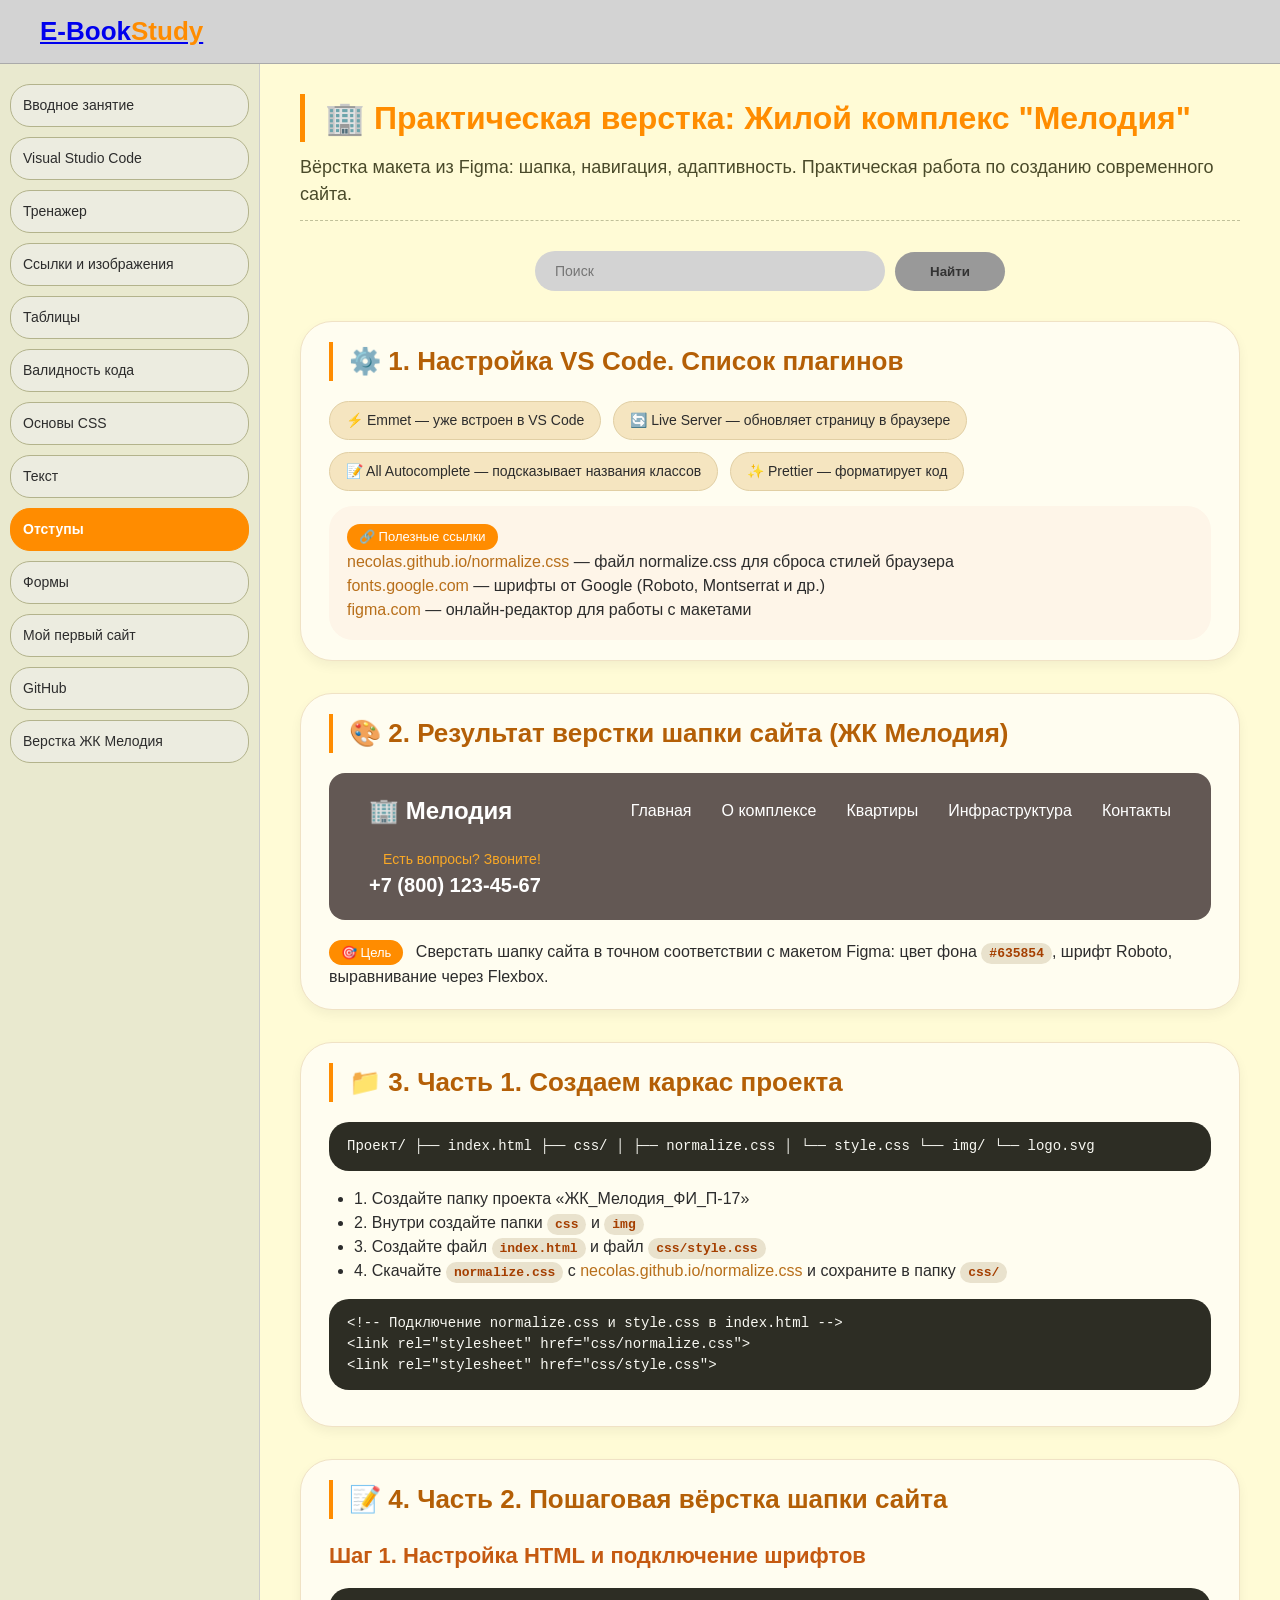
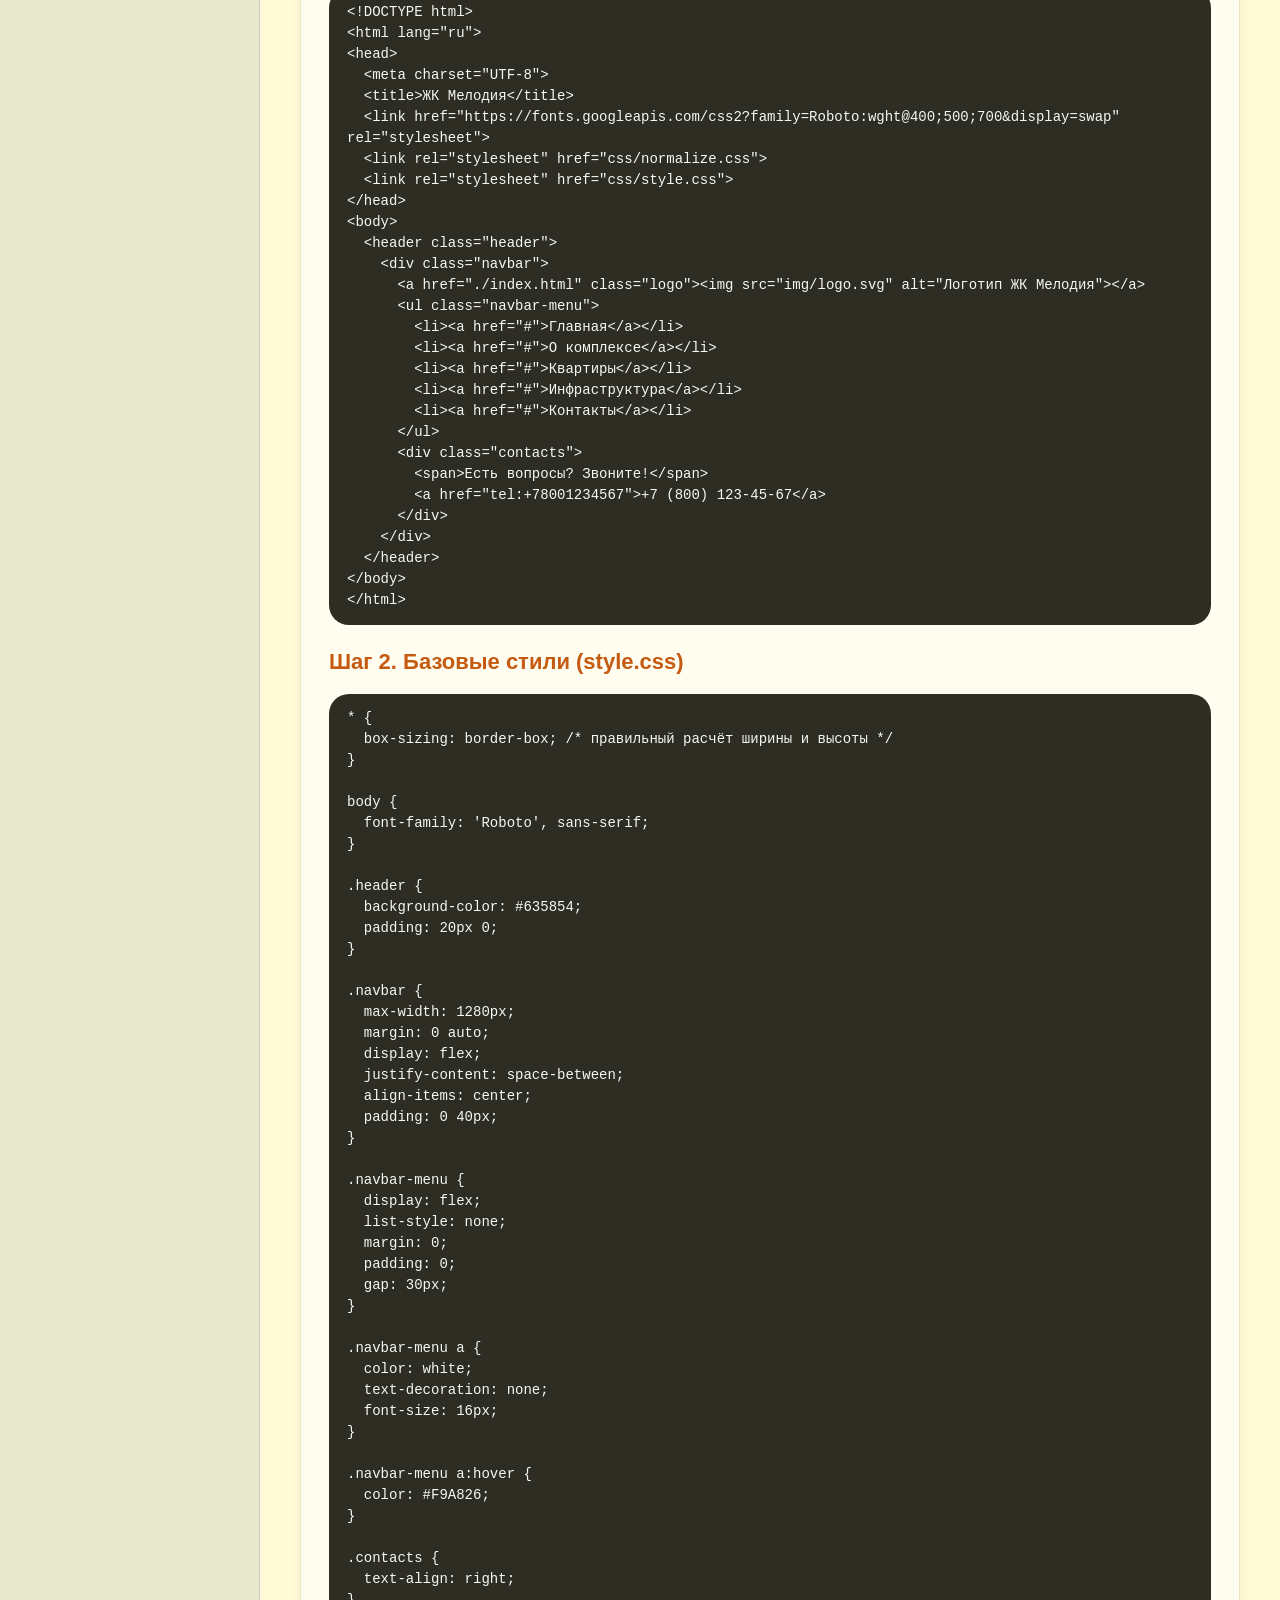
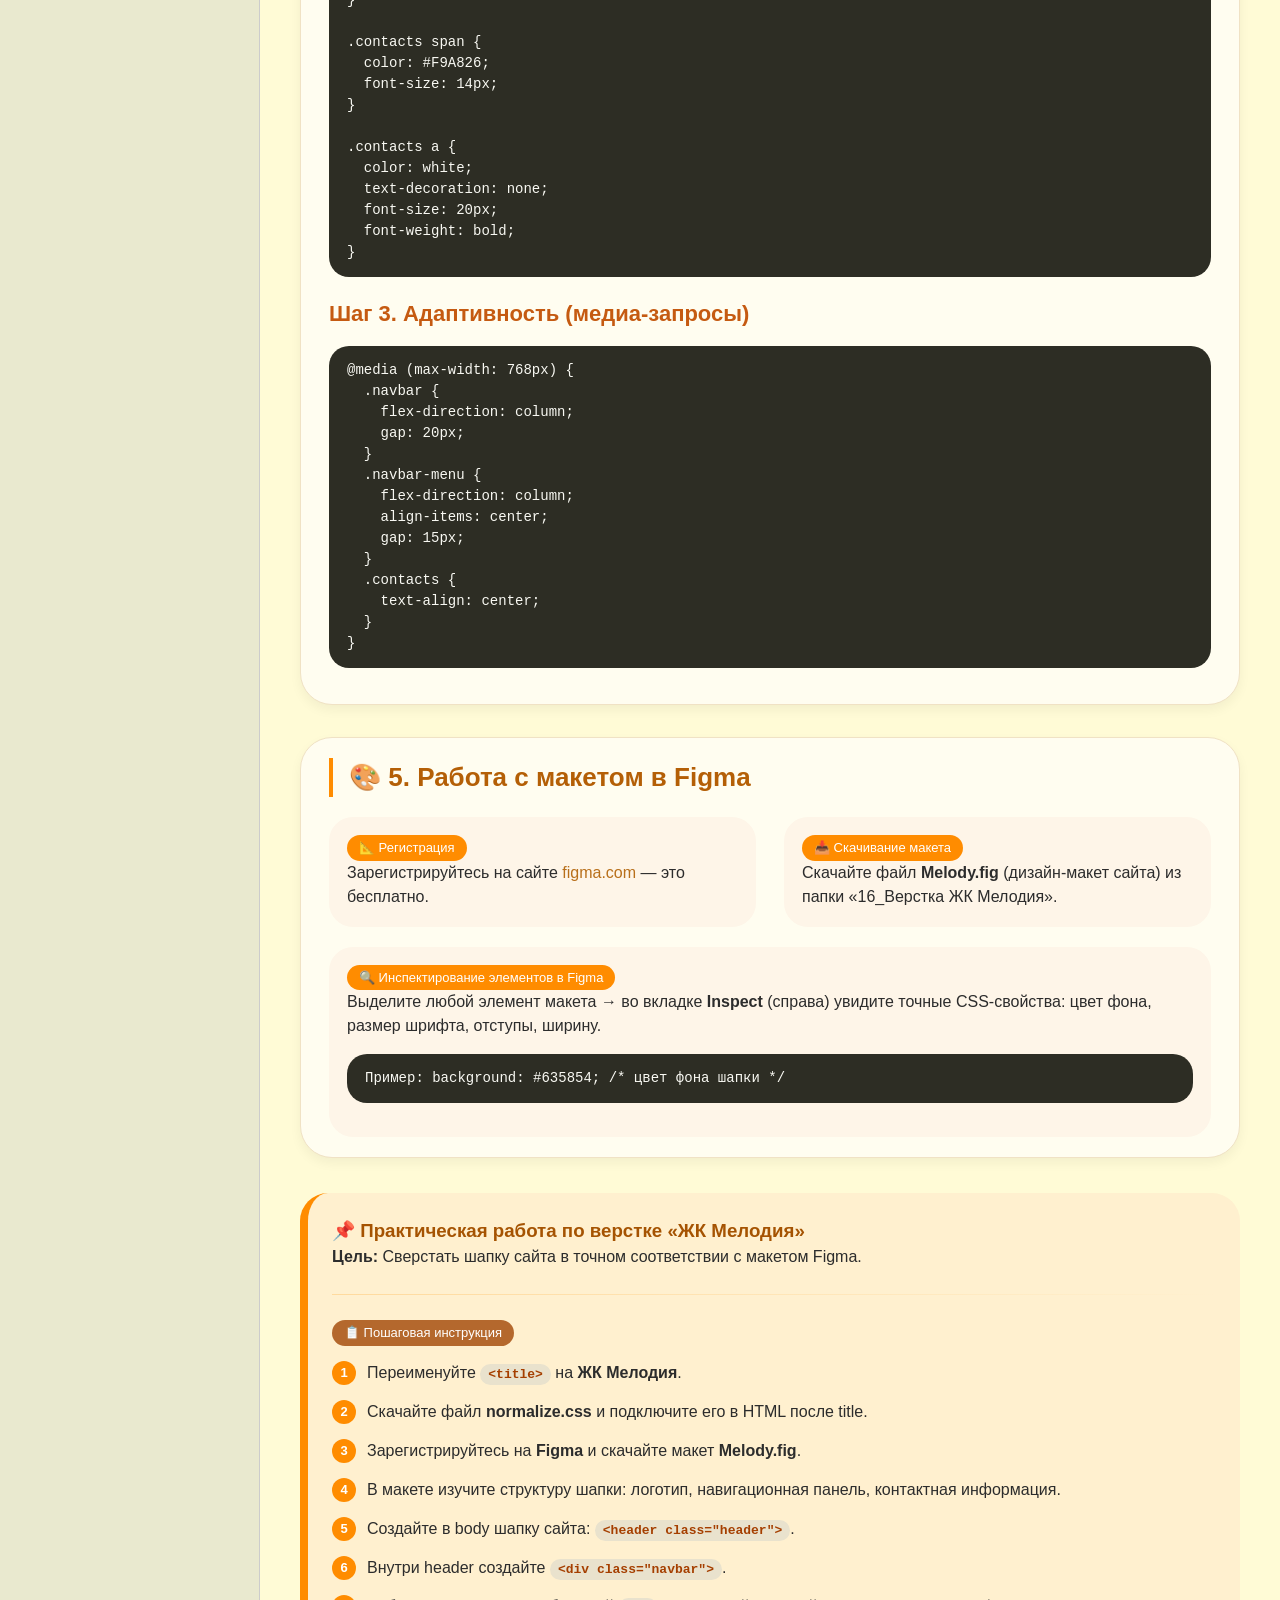
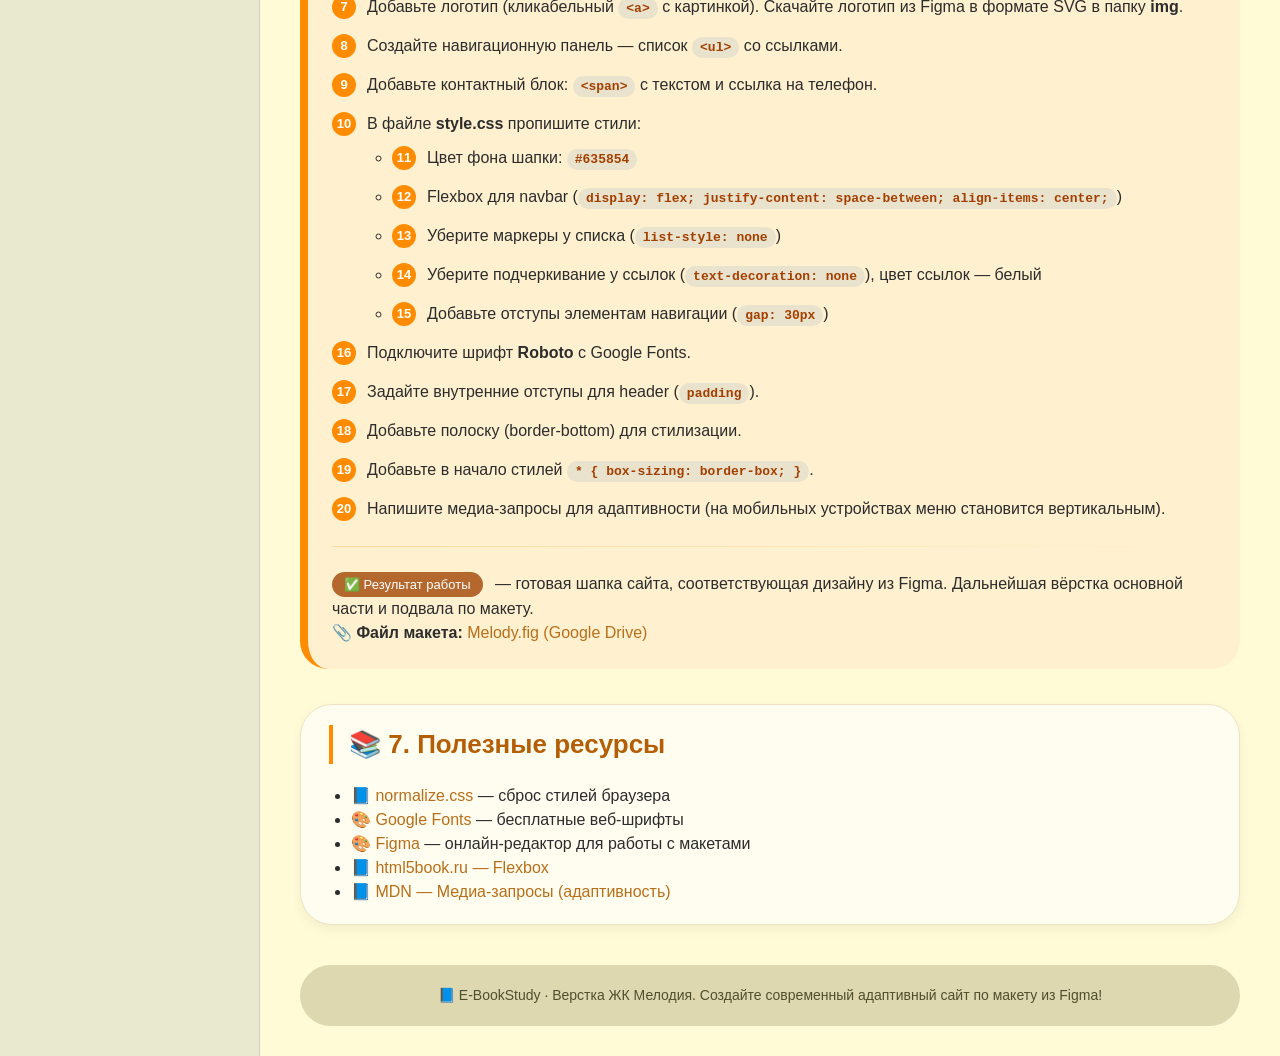
<file: melodia.html>
<!DOCTYPE html>
<html lang="ru">
<head>
    <meta charset="UTF-8">
    <meta name="viewport" content="width=device-width, initial-scale=1.0">
    <title>Верстка ЖК Мелодия | E-BookStudy</title>
    <style>
        /* Базовые стили — полное соответствие сайту */
        * {
            margin: 0;
            padding: 0;
            box-sizing: border-box;
        }

        body {
            font-family: 'Segoe UI', 'Arial', sans-serif;
            background-color: #FFFBD6;
            color: #2c2c2c;
            line-height: 1.5;
        }

        /* Шапка сайта */
        .header {
            background-color: #D3D3D3;
            display: flex;
            justify-content: space-between;
            align-items: center;
            padding: 12px 40px;
            border-bottom: 1px solid #aaa;
            flex-wrap: wrap;
        }
        .logo {
            font-size: 26px;
            font-weight: bold;
        }
        .logo span {
            color: #FF8C00;
        }
        .nav a {
            margin: 0 12px;
            text-decoration: none;
            color: #1e1e1e;
            font-weight: 500;
            transition: 0.2s;
        }
        .nav a:hover {
            color: #FF8C00;
        }
        .theme-icon {
            font-size: 24px;
            cursor: default;
        }

        /* Контейнер + боковое меню */
        .wrapper {
            display: flex;
            max-width: auto;
            margin: 0 auto;
            background: #FFFBD6;
        }

        .sidebar {
            width: 260px;
            background-color: #e9e9cf;
            border-right: 1px solid #ccc;
            padding: 20px 10px;
        }
        .sidebar-item {
            display: block;
            background: #ecece0;
            margin-bottom: 10px;
            padding: 10px 12px;
            border-radius: 20px;
            border: 1px solid #b3b38c;
            text-decoration: none;
            color: #2c2c2c;
            transition: 0.2s;
            font-size: 14px;
        }
        .sidebar-item.active {
            background: #FF8C00;
            color: white;
            font-weight: bold;
            border-color: #FF8C00;
        }
        .sidebar-item:hover {
            background: #FFD58C;
        }

        /* Основной контент */
        .main-content {
            flex: 1;
            padding: 30px 40px;
        }

        h1 {
            color: #FF8C00;
            font-size: 32px;
            margin-bottom: 12px;
            border-left: 5px solid #FF8C00;
            padding-left: 20px;
        }
        .desc {
            font-size: 18px;
            color: #4a4a2a;
            margin-bottom: 30px;
            border-bottom: 1px dashed #c0c09a;
            padding-bottom: 12px;
        }

        /* стили для блоков с теорией */
        .theory-block {
            background: #fffdf0;
            border-radius: 32px;
            padding: 20px 28px;
            margin-bottom: 32px;
            box-shadow: 0 5px 12px rgba(0,0,0,0.05);
            transition: 0.2s;
            border: 1px solid #f0e2c5;
        }
        .theory-block h2 {
            font-size: 26px;
            color: #b45f06;
            margin-bottom: 20px;
            display: flex;
            align-items: center;
            gap: 12px;
            border-left: 4px solid #FF8C00;
            padding-left: 16px;
        }
        .theory-block h3 {
            font-size: 22px;
            margin: 20px 0 12px 0;
            color: #c55a11;
        }
        .code-example {
            background: #2d2d24;
            color: #f8f8f2;
            padding: 14px 18px;
            border-radius: 20px;
            font-family: 'Courier New', monospace;
            margin: 16px 0;
            overflow-x: auto;
            font-size: 14px;
        }
        .inline-code {
            background: #e9e2cd;
            padding: 3px 8px;
            border-radius: 12px;
            font-family: monospace;
            font-weight: 600;
            color: #a53f00;
        }
        .two-columns {
            display: flex;
            flex-wrap: wrap;
            gap: 28px;
            margin: 20px 0;
        }
        .info-card {
            background: #fef5e8;
            border-radius: 24px;
            padding: 18px;
            flex: 1;
            min-width: 220px;
        }
        .badge {
            background: #FF8C00;
            color: white;
            border-radius: 30px;
            padding: 3px 12px;
            font-size: 13px;
            display: inline-block;
            margin-right: 8px;
        }
        
        /* Демонстрация шапки сайта ЖК Мелодия */
        .melody-demo {
            background: #635854;
            border-radius: 16px;
            margin: 20px 0;
            overflow: hidden;
            font-family: 'Roboto', sans-serif;
        }
        .demo-navbar {
            display: flex;
            justify-content: space-between;
            align-items: center;
            padding: 20px 40px;
            flex-wrap: wrap;
            gap: 20px;
        }
        .demo-logo img {
            height: 40px;
            width: auto;
            filter: brightness(0) invert(1);
        }
        .demo-logo span {
            color: white;
            font-size: 24px;
            font-weight: bold;
        }
        .demo-menu {
            display: flex;
            list-style: none;
            gap: 30px;
            margin: 0;
            padding: 0;
        }
        .demo-menu a {
            color: white;
            text-decoration: none;
            font-size: 16px;
            transition: 0.2s;
        }
        .demo-menu a:hover {
            color: #F9A826;
        }
        .demo-contacts {
            text-align: right;
        }
        .demo-contacts span {
            display: block;
            color: #F9A826;
            font-size: 14px;
        }
        .demo-contacts a {
            color: white;
            text-decoration: none;
            font-size: 20px;
            font-weight: bold;
        }
        @media (max-width: 768px) {
            .demo-navbar {
                flex-direction: column;
                text-align: center;
            }
            .demo-menu {
                flex-direction: column;
                gap: 15px;
            }
            .demo-contacts {
                text-align: center;
            }
        }
        
        .task-block {
            background: #fff0cf;
            border-radius: 28px;
            padding: 24px;
            margin: 35px 0;
            border-left: 8px solid #FF8C00;
        }
        .button-link {
            display: inline-block;
            background: #FF8C00;
            color: white;
            padding: 12px 28px;
            border-radius: 40px;
            text-decoration: none;
            font-weight: bold;
            margin: 15px 0 8px 0;
            transition: 0.2s;
        }
        .button-link:hover {
            background: #e07a00;
            transform: scale(1.02);
        }
        hr {
            margin: 25px 0;
            border: 0;
            height: 1px;
            background: linear-gradient(to right, #ffda9e, transparent);
        }
        footer {
            text-align: center;
            margin-top: 40px;
            padding: 20px;
            background: #ddd8b0;
            border-radius: 48px;
            font-size: 14px;
            color: #4f4f2f;
        }
        @media (max-width: 800px) {
            .wrapper {
                flex-direction: column;
            }
            .sidebar {
                width: 100%;
                display: flex;
                flex-wrap: wrap;
                gap: 8px;
            }
            .sidebar-item {
                width: auto;
                margin: 0;
            }
            .main-content {
                padding: 20px;
            }
        }
        .search-box {
            margin-bottom: 30px;
            display: flex;
            justify-content: center;
            align-items: center;
        }
        .search-input {
            width: 350px;
            padding: 12px 20px;
            border-radius: 25px;
            border: none;
            background-color: #D3D3D3;
            outline: none;
            font-size: 14px;
        }
        .btn-search {
            padding: 12px 35px;
            border-radius: 25px;
            border: none;
            background-color: #999;
            color: #333;
            cursor: pointer;
            margin-left: 10px;
            font-weight: bold;
        }
        .btn-search:hover {
            background-color: #888;
        }
        .highlight {
            background-color: #FFD700;
            color: black;
            border-radius: 2px;
        }
        .step-list {
            list-style: none;
            counter-reset: step-counter;
        }
        .step-list li {
            counter-increment: step-counter;
            margin-bottom: 15px;
            padding-left: 35px;
            position: relative;
        }
        .step-list li::before {
            content: counter(step-counter);
            background-color: #FF8C00;
            color: white;
            font-weight: bold;
            width: 24px;
            height: 24px;
            border-radius: 50%;
            display: inline-flex;
            align-items: center;
            justify-content: center;
            position: absolute;
            left: 0;
            top: 0;
            font-size: 13px;
        }
        .resource-link {
            color: #b86f1a;
            text-decoration: none;
        }
        .resource-link:hover {
            text-decoration: underline;
        }
        .plugin-list {
            display: flex;
            flex-wrap: wrap;
            gap: 12px;
            margin: 15px 0;
        }
        .plugin-badge {
            background: #f5e5c0;
            padding: 8px 16px;
            border-radius: 30px;
            font-size: 14px;
            border: 1px solid #e1cfa4;
        }
    </style>
</head>
<body>
    <header class="header">
        <div class="logo"> <a href="index.html"> E-Book<span>Study</span></a></div>
        <div class="theme-icon"></div>
    </header>

    <div class="wrapper">
        <!-- Боковое меню — как в предыдущих работах -->
        <aside class="sidebar">
            <a href="intro.html" class="sidebar-item">Вводное занятие</a>
            <a href="vscode.html" class="sidebar-item">Visual Studio Code</a>
            <a href="practice.html" class="sidebar-item">Тренажер</a>
            <a href="links.html" class="sidebar-item">Ссылки и изображения</a>
            <a href="tables.html" class="sidebar-item">Таблицы</a>
            <a href="validator.html" class="sidebar-item">Валидность кода</a>
            <a href="css.html" class="sidebar-item">Основы CSS</a>
            <a href="text.html" class="sidebar-item">Текст</a>
            <a href="margins.html" class="sidebar-item active">Отступы</a>
            <a href="forms.html" class="sidebar-item">Формы</a>
            <a href="website.html" class="sidebar-item">Мой первый сайт</a>
            <a href="github.html" class="sidebar-item">GitHub</a>
            <a href="melodia.html" class="sidebar-item">Верстка ЖК Мелодия</a>
        </aside>

        <main class="main-content">
            <h1>🏢 Практическая верстка: Жилой комплекс "Мелодия"</h1>
            <p class="desc">Вёрстка макета из Figma: шапка, навигация, адаптивность. Практическая работа по созданию современного сайта.</p>
            <div class="search-box">
                <input type="text" class="search-input" placeholder="Поиск">
                <button class="btn-search">Найти</button>
            </div>

            <!-- 1. Настройка VS Code и плагины -->
            <div class="theory-block">
                <h2>⚙️ 1. Настройка VS Code. Список плагинов</h2>
                <div class="plugin-list">
                    <div class="plugin-badge">⚡ Emmet — уже встроен в VS Code</div>
                    <div class="plugin-badge">🔄 Live Server — обновляет страницу в браузере</div>
                    <div class="plugin-badge">📝 All Autocomplete — подсказывает названия классов</div>
                    <div class="plugin-badge">✨ Prettier — форматирует код</div>
                </div>
                <div class="info-card">
                    <span class="badge">🔗 Полезные ссылки</span>
                    <p><a href="https://necolas.github.io/normalize.css/" target="_blank" class="resource-link">necolas.github.io/normalize.css</a> — файл normalize.css для сброса стилей браузера</p>
                    <p><a href="https://fonts.google.com/" target="_blank" class="resource-link">fonts.google.com</a> — шрифты от Google (Roboto, Montserrat и др.)</p>
                    <p><a href="https://www.figma.com/" target="_blank" class="resource-link">figma.com</a> — онлайн-редактор для работы с макетами</p>
                </div>
            </div>

            <!-- 2. Демонстрация готовой шапки сайта -->
            <div class="theory-block">
                <h2>🎨 2. Результат верстки шапки сайта (ЖК Мелодия)</h2>
                <div class="melody-demo">
                    <div class="demo-navbar">
                        <div class="demo-logo">
                            <span>🏢 Мелодия</span>
                        </div>
                        <ul class="demo-menu">
                            <li><a href="#">Главная</a></li>
                            <li><a href="#">О комплексе</a></li>
                            <li><a href="#">Квартиры</a></li>
                            <li><a href="#">Инфраструктура</a></li>
                            <li><a href="#">Контакты</a></li>
                        </ul>
                        <div class="demo-contacts">
                            <span>Есть вопросы? Звоните!</span>
                            <a href="tel:+78001234567">+7 (800) 123-45-67</a>
                        </div>
                    </div>
                </div>
                <p style="margin-top: 15px;"><span class="badge">🎯 Цель</span> Сверстать шапку сайта в точном соответствии с макетом Figma: цвет фона <span class="inline-code">#635854</span>, шрифт Roboto, выравнивание через Flexbox.</p>
            </div>

            <!-- 3. Часть 1. Создание каркаса проекта -->
            <div class="theory-block">
                <h2>📁 3. Часть 1. Создаем каркас проекта</h2>
                <div class="code-example">
                    Проект/
                    ├── index.html
                    ├── css/
                    │   ├── normalize.css
                    │   └── style.css
                    └── img/
                        └── logo.svg
                </div>
                <ul style="margin-left: 25px; margin-top: 15px;">
                    <li>1. Создайте папку проекта «ЖК_Мелодия_ФИ_П-17»</li>
                    <li>2. Внутри создайте папки <span class="inline-code">css</span> и <span class="inline-code">img</span></li>
                    <li>3. Создайте файл <span class="inline-code">index.html</span> и файл <span class="inline-code">css/style.css</span></li>
                    <li>4. Скачайте <span class="inline-code">normalize.css</span> с <a href="https://necolas.github.io/normalize.css/" target="_blank" class="resource-link">necolas.github.io/normalize.css</a> и сохраните в папку <span class="inline-code">css/</span></li>
                </ul>
                <div class="code-example">
                    &lt;!-- Подключение normalize.css и style.css в index.html --&gt;<br>
                    &lt;link rel="stylesheet" href="css/normalize.css"&gt;<br>
                    &lt;link rel="stylesheet" href="css/style.css"&gt;
                </div>
            </div>

            <!-- 4. Часть 2. Пишем код для шапки сайта (пошаговая инструкция) -->
            <div class="theory-block">
                <h2>📝 4. Часть 2. Пошаговая вёрстка шапки сайта</h2>
                
                <h3>Шаг 1. Настройка HTML и подключение шрифтов</h3>
                <div class="code-example">
                    &lt;!DOCTYPE html&gt;<br>
                    &lt;html lang="ru"&gt;<br>
                    &lt;head&gt;<br>
                    &nbsp;&nbsp;&lt;meta charset="UTF-8"&gt;<br>
                    &nbsp;&nbsp;&lt;title&gt;ЖК Мелодия&lt;/title&gt;<br>
                    &nbsp;&nbsp;&lt;link href="https://fonts.googleapis.com/css2?family=Roboto:wght@400;500;700&amp;display=swap" rel="stylesheet"&gt;<br>
                    &nbsp;&nbsp;&lt;link rel="stylesheet" href="css/normalize.css"&gt;<br>
                    &nbsp;&nbsp;&lt;link rel="stylesheet" href="css/style.css"&gt;<br>
                    &lt;/head&gt;<br>
                    &lt;body&gt;<br>
                    &nbsp;&nbsp;&lt;header class="header"&gt;<br>
                    &nbsp;&nbsp;&nbsp;&nbsp;&lt;div class="navbar"&gt;<br>
                    &nbsp;&nbsp;&nbsp;&nbsp;&nbsp;&nbsp;&lt;a href="./index.html" class="logo"&gt;&lt;img src="img/logo.svg" alt="Логотип ЖК Мелодия"&gt;&lt;/a&gt;<br>
                    &nbsp;&nbsp;&nbsp;&nbsp;&nbsp;&nbsp;&lt;ul class="navbar-menu"&gt;<br>
                    &nbsp;&nbsp;&nbsp;&nbsp;&nbsp;&nbsp;&nbsp;&nbsp;&lt;li&gt;&lt;a href="#"&gt;Главная&lt;/a&gt;&lt;/li&gt;<br>
                    &nbsp;&nbsp;&nbsp;&nbsp;&nbsp;&nbsp;&nbsp;&nbsp;&lt;li&gt;&lt;a href="#"&gt;О комплексе&lt;/a&gt;&lt;/li&gt;<br>
                    &nbsp;&nbsp;&nbsp;&nbsp;&nbsp;&nbsp;&nbsp;&nbsp;&lt;li&gt;&lt;a href="#"&gt;Квартиры&lt;/a&gt;&lt;/li&gt;<br>
                    &nbsp;&nbsp;&nbsp;&nbsp;&nbsp;&nbsp;&nbsp;&nbsp;&lt;li&gt;&lt;a href="#"&gt;Инфраструктура&lt;/a&gt;&lt;/li&gt;<br>
                    &nbsp;&nbsp;&nbsp;&nbsp;&nbsp;&nbsp;&nbsp;&nbsp;&lt;li&gt;&lt;a href="#"&gt;Контакты&lt;/a&gt;&lt;/li&gt;<br>
                    &nbsp;&nbsp;&nbsp;&nbsp;&nbsp;&nbsp;&lt;/ul&gt;<br>
                    &nbsp;&nbsp;&nbsp;&nbsp;&nbsp;&nbsp;&lt;div class="contacts"&gt;<br>
                    &nbsp;&nbsp;&nbsp;&nbsp;&nbsp;&nbsp;&nbsp;&nbsp;&lt;span&gt;Есть вопросы? Звоните!&lt;/span&gt;<br>
                    &nbsp;&nbsp;&nbsp;&nbsp;&nbsp;&nbsp;&nbsp;&nbsp;&lt;a href="tel:+78001234567"&gt;+7 (800) 123-45-67&lt;/a&gt;<br>
                    &nbsp;&nbsp;&nbsp;&nbsp;&nbsp;&nbsp;&lt;/div&gt;<br>
                    &nbsp;&nbsp;&nbsp;&nbsp;&lt;/div&gt;<br>
                    &nbsp;&nbsp;&lt;/header&gt;<br>
                    &lt;/body&gt;<br>
                    &lt;/html&gt;
                </div>

                <h3>Шаг 2. Базовые стили (style.css)</h3>
                <div class="code-example">
                    * {<br>
                    &nbsp;&nbsp;box-sizing: border-box;  /* правильный расчёт ширины и высоты */<br>
                    }<br><br>
                    body {<br>
                    &nbsp;&nbsp;font-family: 'Roboto', sans-serif;<br>
                    }<br><br>
                    .header {<br>
                    &nbsp;&nbsp;background-color: #635854;<br>
                    &nbsp;&nbsp;padding: 20px 0;<br>
                    }<br><br>
                    .navbar {<br>
                    &nbsp;&nbsp;max-width: 1280px;<br>
                    &nbsp;&nbsp;margin: 0 auto;<br>
                    &nbsp;&nbsp;display: flex;<br>
                    &nbsp;&nbsp;justify-content: space-between;<br>
                    &nbsp;&nbsp;align-items: center;<br>
                    &nbsp;&nbsp;padding: 0 40px;<br>
                    }<br><br>
                    .navbar-menu {<br>
                    &nbsp;&nbsp;display: flex;<br>
                    &nbsp;&nbsp;list-style: none;<br>
                    &nbsp;&nbsp;margin: 0;<br>
                    &nbsp;&nbsp;padding: 0;<br>
                    &nbsp;&nbsp;gap: 30px;<br>
                    }<br><br>
                    .navbar-menu a {<br>
                    &nbsp;&nbsp;color: white;<br>
                    &nbsp;&nbsp;text-decoration: none;<br>
                    &nbsp;&nbsp;font-size: 16px;<br>
                    }<br><br>
                    .navbar-menu a:hover {<br>
                    &nbsp;&nbsp;color: #F9A826;<br>
                    }<br><br>
                    .contacts {<br>
                    &nbsp;&nbsp;text-align: right;<br>
                    }<br><br>
                    .contacts span {<br>
                    &nbsp;&nbsp;color: #F9A826;<br>
                    &nbsp;&nbsp;font-size: 14px;<br>
                    }<br><br>
                    .contacts a {<br>
                    &nbsp;&nbsp;color: white;<br>
                    &nbsp;&nbsp;text-decoration: none;<br>
                    &nbsp;&nbsp;font-size: 20px;<br>
                    &nbsp;&nbsp;font-weight: bold;<br>
                    }
                </div>

                <h3>Шаг 3. Адаптивность (медиа-запросы)</h3>
                <div class="code-example">
                    @media (max-width: 768px) {<br>
                    &nbsp;&nbsp;.navbar {<br>
                    &nbsp;&nbsp;&nbsp;&nbsp;flex-direction: column;<br>
                    &nbsp;&nbsp;&nbsp;&nbsp;gap: 20px;<br>
                    &nbsp;&nbsp;}<br>
                    &nbsp;&nbsp;.navbar-menu {<br>
                    &nbsp;&nbsp;&nbsp;&nbsp;flex-direction: column;<br>
                    &nbsp;&nbsp;&nbsp;&nbsp;align-items: center;<br>
                    &nbsp;&nbsp;&nbsp;&nbsp;gap: 15px;<br>
                    &nbsp;&nbsp;}<br>
                    &nbsp;&nbsp;.contacts {<br>
                    &nbsp;&nbsp;&nbsp;&nbsp;text-align: center;<br>
                    &nbsp;&nbsp;}<br>
                    }
                </div>
            </div>

            <!-- 5. Работа с Figma и макетом -->
            <div class="theory-block">
                <h2>🎨 5. Работа с макетом в Figma</h2>
                <div class="two-columns">
                    <div class="info-card">
                        <span class="badge">📐 Регистрация</span>
                        <p>Зарегистрируйтесь на сайте <a href="https://www.figma.com" target="_blank" class="resource-link">figma.com</a> — это бесплатно.</p>
                    </div>
                    <div class="info-card">
                        <span class="badge">📥 Скачивание макета</span>
                        <p>Скачайте файл <strong>Melody.fig</strong> (дизайн-макет сайта) из папки «16_Верстка ЖК Мелодия».</p>
                    </div>
                </div>
                <div class="info-card">
                    <span class="badge">🔍 Инспектирование элементов в Figma</span>
                    <p>Выделите любой элемент макета → во вкладке <strong>Inspect</strong> (справа) увидите точные CSS-свойства: цвет фона, размер шрифта, отступы, ширину.</p>
                    <div class="code-example">
                        Пример: background: #635854;  /* цвет фона шапки */
                    </div>
                </div>
            </div>

            <!-- 6. Практическая работа (полная инструкция) -->
            <div class="task-block">
                <h3 style="color:#a55302; margin-top:0;">📌 Практическая работа по верстке «ЖК Мелодия»</h3>
                <p><strong>Цель:</strong> Сверстать шапку сайта в точном соответствии с макетом Figma.</p>
                <hr>
                <p><span class="badge" style="background:#b4682d;">📋 Пошаговая инструкция</span></p>
                <ul class="step-list" style="margin-left: 0; margin-top: 15px;">
                    <li>Переименуйте <span class="inline-code">&lt;title&gt;</span> на <strong>ЖК Мелодия</strong>.</li>
                    <li>Скачайте файл <strong>normalize.css</strong> и подключите его в HTML после title.</li>
                    <li>Зарегистрируйтесь на <strong>Figma</strong> и скачайте макет <strong>Melody.fig</strong>.</li>
                    <li>В макете изучите структуру шапки: логотип, навигационная панель, контактная информация.</li>
                    <li>Создайте в body шапку сайта: <span class="inline-code">&lt;header class="header"&gt;</span>.</li>
                    <li>Внутри header создайте <span class="inline-code">&lt;div class="navbar"&gt;</span>.</li>
                    <li>Добавьте логотип (кликабельный <span class="inline-code">&lt;a&gt;</span> с картинкой). Скачайте логотип из Figma в формате SVG в папку <strong>img</strong>.</li>
                    <li>Создайте навигационную панель — список <span class="inline-code">&lt;ul&gt;</span> со ссылками.</li>
                    <li>Добавьте контактный блок: <span class="inline-code">&lt;span&gt;</span> с текстом и ссылка на телефон.</li>
                    <li>В файле <strong>style.css</strong> пропишите стили:
                        <ul style="margin-left: 25px; margin-top: 10px;">
                            <li>Цвет фона шапки: <span class="inline-code">#635854</span></li>
                            <li>Flexbox для navbar (<span class="inline-code">display: flex; justify-content: space-between; align-items: center;</span>)</li>
                            <li>Уберите маркеры у списка (<span class="inline-code">list-style: none</span>)</li>
                            <li>Уберите подчеркивание у ссылок (<span class="inline-code">text-decoration: none</span>), цвет ссылок — белый</li>
                            <li>Добавьте отступы элементам навигации (<span class="inline-code">gap: 30px</span>)</li>
                        </ul>
                    </li>
                    <li>Подключите шрифт <strong>Roboto</strong> с Google Fonts.</li>
                    <li>Задайте внутренние отступы для header (<span class="inline-code">padding</span>).</li>
                    <li>Добавьте полоску (border-bottom) для стилизации.</li>
                    <li>Добавьте в начало стилей <span class="inline-code">* { box-sizing: border-box; }</span>.</li>
                    <li>Напишите медиа-запросы для адаптивности (на мобильных устройствах меню становится вертикальным).</li>
                </ul>
                <hr>
                <p><span class="badge" style="background:#b4682d;">✅ Результат работы</span> — готовая шапка сайта, соответствующая дизайну из Figma. Дальнейшая вёрстка основной части и подвала по макету.</p>
                <p><strong>📎 Файл макета:</strong> <a href="https://drive.google.com/file/d/1xGxWYqKQigEE67Yb9psVjrki7_L53tqJ/view?usp=sharing" target="_blank" class="resource-link">Melody.fig (Google Drive)</a></p>
            </div>

            <!-- 7. Дополнительные ресурсы -->
            <div class="theory-block">
                <h2>📚 7. Полезные ресурсы</h2>
                <ul style="margin-left: 22px;">
                    <li>📘 <a href="https://necolas.github.io/normalize.css/" target="_blank" class="resource-link">normalize.css</a> — сброс стилей браузера</li>
                    <li>🎨 <a href="https://fonts.google.com/" target="_blank" class="resource-link">Google Fonts</a> — бесплатные веб-шрифты</li>
                    <li>🎨 <a href="https://www.figma.com/" target="_blank" class="resource-link">Figma</a> — онлайн-редактор для работы с макетами</li>
                    <li>📘 <a href="https://html5book.ru/css3-flexbox/" target="_blank" class="resource-link">html5book.ru — Flexbox</a></li>
                    <li>📘 <a href="https://developer.mozilla.org/ru/docs/Web/CSS/CSS_Media_Queries" target="_blank" class="resource-link">MDN — Медиа-запросы (адаптивность)</a></li>
                </ul>
            </div>

            <footer>
                📘 E-BookStudy · Верстка ЖК Мелодия. Создайте современный адаптивный сайт по макету из Figma!
            </footer>
        </main>
    </div>

    <script>
        // Функция поиска и подсветки
        function performSearch(inputElement, container) {
            if (!inputElement || !container) return;
            const query = inputElement.value.trim();
            removeHighlights();
            if (query === "") return;

            const regex = new RegExp(`(${query.replace(/[.*+?^${}()|[\]\\]/g, '\\$&')})`, 'gi');
            const walker = document.createTreeWalker(container, NodeFilter.SHOW_TEXT, null, false);
            let node;
            const nodesToReplace = [];

            while (node = walker.nextNode()) {
                if (node.parentNode.tagName === 'SCRIPT' ||
                    node.parentNode.tagName === 'STYLE' ||
                    node.parentNode.tagName === 'INPUT' ||
                    node.parentNode.tagName === 'TEXTAREA') continue;

                if (node.textContent.toLowerCase().includes(query.toLowerCase())) {
                    nodesToReplace.push(node);
                }
            }

            nodesToReplace.forEach(node => {
                const span = document.createElement('span');
                span.innerHTML = node.textContent.replace(regex, '<mark class="highlight">$1</mark>');
                node.parentNode.replaceChild(span, node);
            });

            const firstResult = container.querySelector('.highlight');
            if (firstResult) {
                firstResult.scrollIntoView({ behavior: 'smooth', block: 'center' });
            } else {
                alert("Ничего не найдено");
            }
        }

        function removeHighlights() {
            document.querySelectorAll('.highlight').forEach(h => {
                const parent = h.parentNode;
                const text = parent.textContent;
                const textNode = document.createTextNode(text);
                parent.replaceWith(textNode);
            });
        }

        document.addEventListener('DOMContentLoaded', () => {
            const main = document.querySelector('.main-content');
            if (!main) return;

            document.querySelectorAll('.btn-search').forEach(btn => {
                btn.addEventListener('click', (e) => {
                    const searchBox = btn.closest('.search-box');
                    const input = searchBox.querySelector('.search-input');
                    performSearch(input, main);
                });
            });

            document.querySelectorAll('.search-input').forEach(input => {
                input.addEventListener('keypress', (e) => {
                    if (e.key === 'Enter') {
                        const searchBox = input.closest('.search-box');
                        const btn = searchBox.querySelector('.btn-search');
                        if (btn) btn.click();
                    }
                });
            });
        });
    </script>
</body>
</html>
</file>
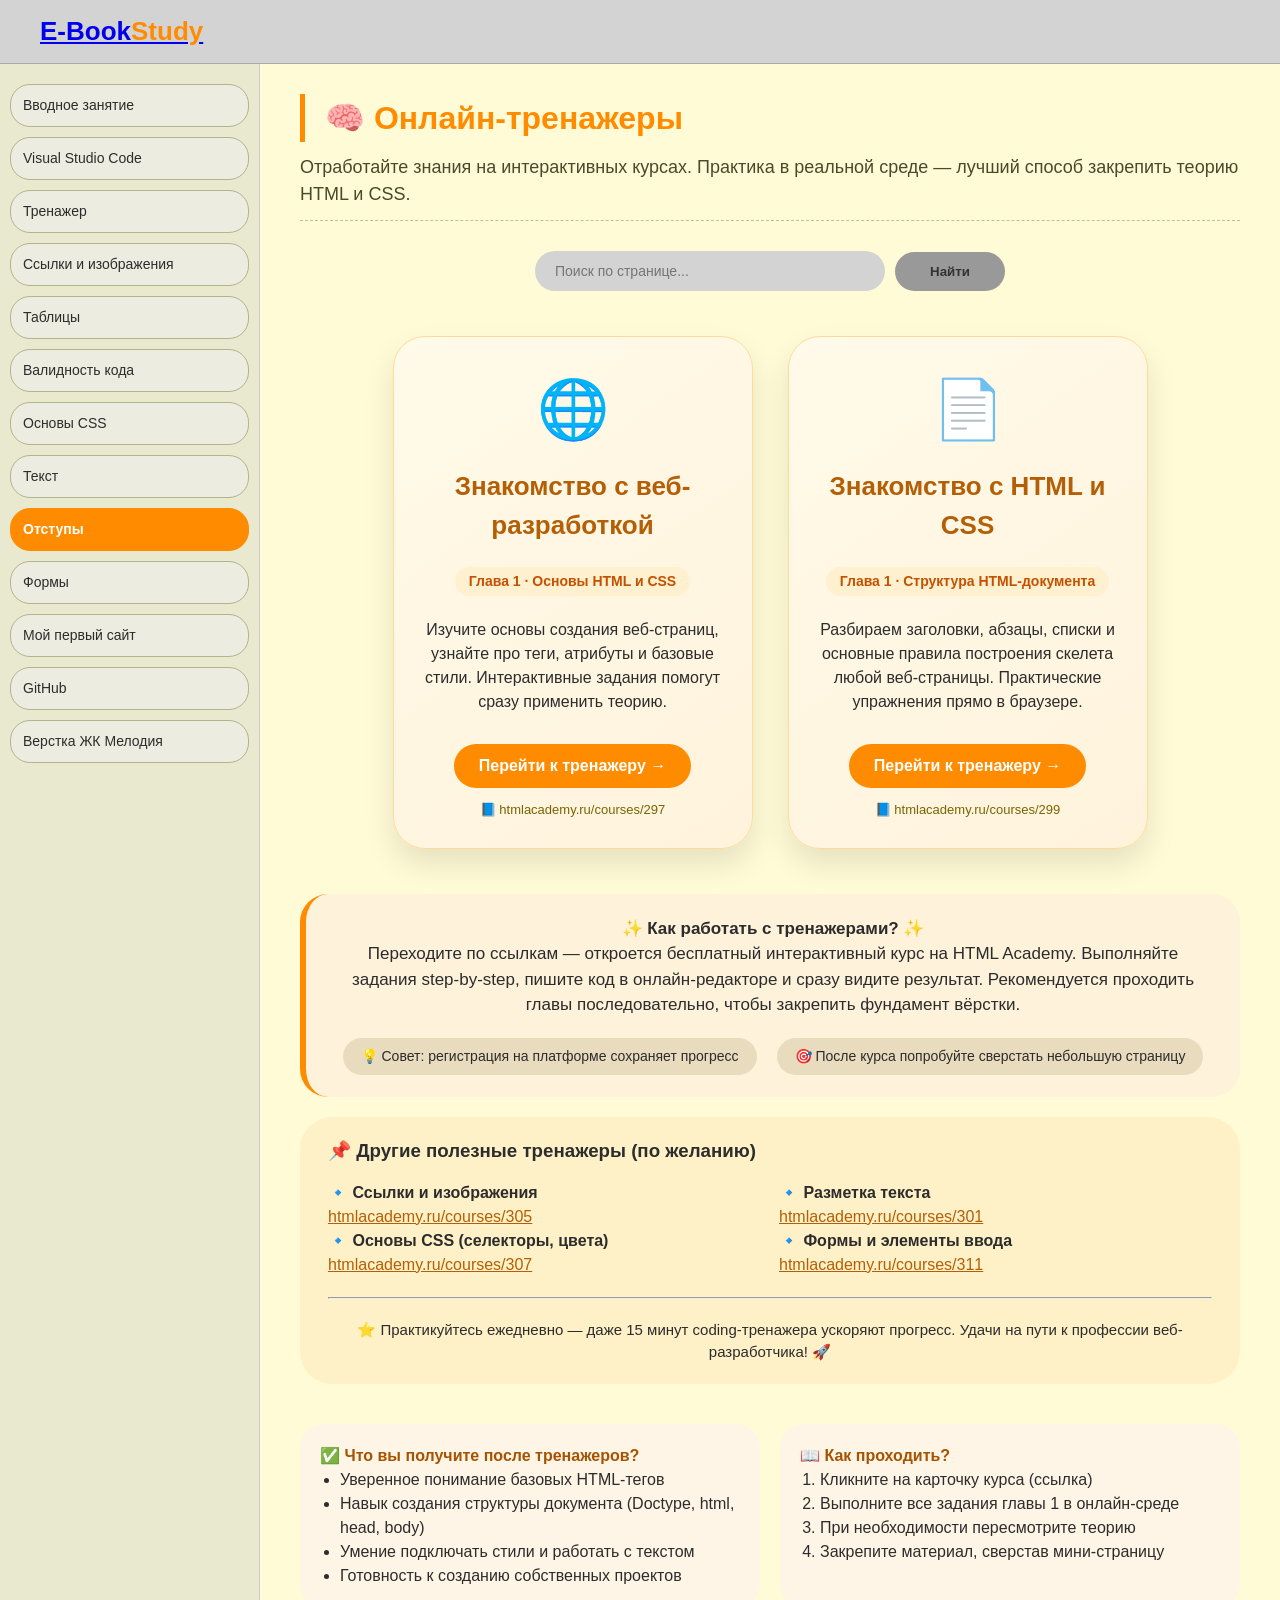
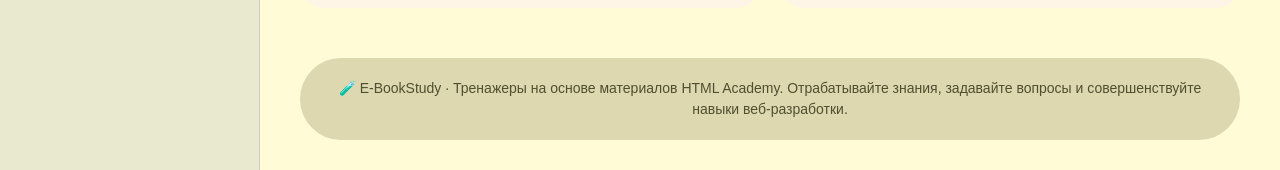
<file: practice.html>
<!DOCTYPE html>
<html lang="ru">
<head>
    <meta charset="UTF-8">
    <meta name="viewport" content="width=device-width, initial-scale=1.0">
    <title>Тренажер | E-BookStudy</title>
    <style>
        /* Глобальные стили — единый стиль с сайтом */
        * {
            margin: 0;
            padding: 0;
            box-sizing: border-box;
        }

        body {
            font-family: 'Segoe UI', 'Arial', sans-serif;
            background-color: #FFFBD6;
            color: #2c2c2c;
            line-height: 1.5;
        }

        /* Шапка сайта (как на др. страницах) */
        .header {
            background-color: #D3D3D3;
            display: flex;
            justify-content: space-between;
            align-items: center;
            padding: 12px 40px;
            border-bottom: 1px solid #aaa;
            flex-wrap: wrap;
        }
        .logo {
            font-size: 26px;
            font-weight: bold;
        }
        .logo span {
            color: #FF8C00;
        }
        .nav a {
            margin: 0 12px;
            text-decoration: none;
            color: #1e1e1e;
            font-weight: 500;
            transition: 0.2s;
        }
        .nav a:hover {
            color: #FF8C00;
        }
        .theme-icon {
            font-size: 24px;
            cursor: default;
        }

        /* Контейнер с боковым меню и контентом */
        .wrapper {
            display: flex;
            max-width: auto;
            margin: 0 auto;
            background: #FFFBD6;
        }

        /* Боковая навигация */
        .sidebar {
            width: 260px;
            background-color: #e9e9cf;
            border-right: 1px solid #ccc;
            padding: 20px 10px;
        }
        .sidebar-item {
            display: block;
            background: #ecece0;
            margin-bottom: 10px;
            padding: 10px 12px;
            border-radius: 20px;
            border: 1px solid #b3b38c;
            text-decoration: none;
            color: #2c2c2c;
            transition: 0.2s;
            font-size: 14px;
        }
        .sidebar-item.active {
            background: #FF8C00;
            color: white;
            font-weight: bold;
            border-color: #FF8C00;
        }
        .sidebar-item:hover {
            background: #FFD58C;
        }

        /* Основной контент */
        .main-content {
            flex: 1;
            padding: 30px 40px;
        }

        h1 {
            color: #FF8C00;
            font-size: 32px;
            margin-bottom: 12px;
            border-left: 5px solid #FF8C00;
            padding-left: 20px;
        }
        .desc {
            font-size: 18px;
            color: #4a4a2a;
            margin-bottom: 30px;
            border-bottom: 1px dashed #c0c09a;
            padding-bottom: 12px;
        }

        /* Стили для поисковой строки */
        .search-box {
            margin-bottom: 30px;
            display: flex;
            justify-content: center;
            align-items: center;
        }
        .search-input {
            width: 350px;
            padding: 12px 20px;
            border-radius: 25px;
            border: none;
            background-color: #D3D3D3;
            outline: none;
            font-size: 14px;
        }
        .btn-search {
            padding: 12px 35px;
            border-radius: 25px;
            border: none;
            background-color: #999;
            color: #333;
            cursor: pointer;
            margin-left: 10px;
            font-weight: bold;
            transition: 0.2s;
        }
        .btn-search:hover {
            background-color: #888;
        }
        .highlight {
            background-color: #FFD700;
            color: black;
            border-radius: 2px;
        }

        /* карточки тренажеров */
        .trainer-grid {
            display: flex;
            flex-wrap: wrap;
            gap: 35px;
            justify-content: center;
            margin: 45px 0;
        }
        .trainer-card {
            background: #ffffffdd;
            backdrop-filter: blur(2px);
            background: linear-gradient(145deg, #fffae9, #fff3dc);
            border-radius: 32px;
            padding: 28px 30px;
            width: 360px;
            box-shadow: 0 15px 30px rgba(0,0,0,0.1);
            transition: transform 0.2s, box-shadow 0.2s;
            border: 1px solid #ffda99;
            text-align: center;
        }
        .trainer-card:hover {
            transform: translateY(-8px);
            box-shadow: 0 20px 35px rgba(0,0,0,0.15);
        }
        .trainer-icon {
            font-size: 58px;
            margin-bottom: 15px;
        }
        .trainer-card h3 {
            font-size: 26px;
            color: #b45f06;
            margin-bottom: 12px;
            font-weight: 600;
        }
        .trainer-sub {
            font-weight: bold;
            color: #c45100;
            background: #fff0cf;
            display: inline-block;
            padding: 4px 14px;
            border-radius: 50px;
            font-size: 14px;
            margin: 10px 0;
        }
        .trainer-link {
            display: inline-block;
            background: #FF8C00;
            color: white;
            text-decoration: none;
            padding: 10px 25px;
            border-radius: 40px;
            font-weight: bold;
            margin-top: 18px;
            transition: 0.2s;
            border: none;
            font-size: 16px;
        }
        .trainer-link:hover {
            background: #e07a00;
            box-shadow: 0 4px 10px rgba(0,0,0,0.1);
        }
        .info-note {
            background: #fef2da;
            border-radius: 28px;
            padding: 22px 28px;
            margin: 30px 0 20px;
            text-align: center;
            border-left: 6px solid #FF8C00;
        }
        .info-note p {
            font-size: 17px;
        }
        .btn-small {
            background-color: #cfb284;
            border-radius: 30px;
            padding: 5px 12px;
            font-size: 13px;
            color: #2c2c2c;
            display: inline-block;
        }
        footer {
            text-align: center;
            margin-top: 50px;
            padding: 20px;
            background: #ddd8b0;
            border-radius: 48px;
            font-size: 14px;
            color: #4f4f2f;
        }
        @media (max-width: 800px) {
            .wrapper {
                flex-direction: column;
            }
            .sidebar {
                width: 100%;
                display: flex;
                flex-wrap: wrap;
                gap: 8px;
            }
            .sidebar-item {
                width: auto;
                margin: 0;
            }
            .main-content {
                padding: 20px;
            }
            .trainer-card {
                width: 100%;
                max-width: 380px;
            }
            .search-input {
                width: 250px;
            }
        }
        .extra-resources {
            display: flex;
            flex-wrap: wrap;
            gap: 20px;
            justify-content: center;
            margin-top: 20px;
        }
        .tip-badge {
            background: #e9dbbd;
            border-radius: 20px;
            padding: 8px 18px;
            font-size: 14px;
        }
    </style>
</head>
<body>
    <header class="header">
        <div class="logo"> <a href="index.html"> E-Book<span>Study</span></a></div>
        <div class="theme-icon"></div>
    </header>

    <div class="wrapper">
        <!-- Боковое меню (полностью как в проекте) -->
        <aside class="sidebar">
            <a href="intro.html" class="sidebar-item">Вводное занятие</a>
            <a href="vscode.html" class="sidebar-item">Visual Studio Code</a>
            <a href="practice.html" class="sidebar-item">Тренажер</a>
            <a href="links.html" class="sidebar-item">Ссылки и изображения</a>
            <a href="tables.html" class="sidebar-item">Таблицы</a>
            <a href="validator.html" class="sidebar-item">Валидность кода</a>
            <a href="css.html" class="sidebar-item">Основы CSS</a>
            <a href="text.html" class="sidebar-item">Текст</a>
            <a href="margins.html" class="sidebar-item active">Отступы</a>
            <a href="forms.html" class="sidebar-item">Формы</a>
            <a href="website.html" class="sidebar-item">Мой первый сайт</a>
            <a href="github.html" class="sidebar-item">GitHub</a>
            <a href="melodia.html" class="sidebar-item">Верстка ЖК Мелодия</a>
        </aside>

        <main class="main-content">
            <h1>🧠 Онлайн‑тренажеры</h1>
            <p class="desc">Отработайте знания на интерактивных курсах. Практика в реальной среде — лучший способ закрепить теорию HTML и CSS.</p>

            <!-- ПОИСКОВАЯ СТРОКА -->
            <div class="search-box">
                <input type="text" class="search-input" id="searchInput" placeholder="Поиск по странице...">
                <button class="btn-search" id="searchBtn">Найти</button>
            </div>

            <!-- Основные карточки тренажеров (полностью по данным из презентации) -->
            <div class="trainer-grid">
                <!-- Курс 1: Знакомство с веб-разработкой / Глава 1 Основы HTML и CSS -->
                <div class="trainer-card">
                    <div class="trainer-icon">🌐</div>
                    <h3>Знакомство с веб-разработкой</h3>
                    <div class="trainer-sub">Глава 1 · Основы HTML и CSS</div>
                    <p style="margin: 12px 0;">Изучите основы создания веб-страниц, узнайте про теги, атрибуты и базовые стили. Интерактивные задания помогут сразу применить теорию.</p>
                    <a href="https://htmlacademy.ru/courses/297" target="_blank" class="trainer-link">Перейти к тренажеру →</a>
                    <div style="margin-top: 12px; font-size: 13px; color: #7a6300;">📘 htmlacademy.ru/courses/297</div>
                </div>

                <!-- Курс 2: Знакомство с HTML и CSS / Глава 1 Структура HTML-документа -->
                <div class="trainer-card">
                    <div class="trainer-icon">📄</div>
                    <h3>Знакомство с HTML и CSS</h3>
                    <div class="trainer-sub">Глава 1 · Структура HTML-документа</div>
                    <p style="margin: 12px 0;">Разбираем заголовки, абзацы, списки и основные правила построения скелета любой веб-страницы. Практические упражнения прямо в браузере.</p>
                    <a href="https://htmlacademy.ru/courses/299" target="_blank" class="trainer-link">Перейти к тренажеру →</a>
                    <div style="margin-top: 12px; font-size: 13px; color: #7a6300;">📘 htmlacademy.ru/courses/299</div>
                </div>
            </div>

            <!-- Дополнительная информация / мотивация -->
            <div class="info-note">
                <p>✨ <strong>Как работать с тренажерами?</strong> ✨</p>
                <p>Переходите по ссылкам — откроется бесплатный интерактивный курс на HTML Academy. Выполняйте задания step‑by‑step, пишите код в онлайн‑редакторе и сразу видите результат. Рекомендуется проходить главы последовательно, чтобы закрепить фундамент вёрстки.</p>
                <div class="extra-resources">
                    <span class="tip-badge">💡 Совет: регистрация на платформе сохраняет прогресс</span>
                    <span class="tip-badge">🎯 После курса попробуйте сверстать небольшую страницу</span>
                </div>
            </div>

            <!-- Полезные ссылки / дополнительные ресурсы такие же, как в презентации и из логики обучения -->
            <div style="background: rgba(255, 235, 190, 0.6); border-radius: 32px; padding: 20px 28px; margin-top: 20px;">
                <h3 style="display: flex; align-items: center; gap: 12px; margin-bottom: 16px;">📌 Другие полезные тренажеры (по желанию)</h3>
                <div style="display: flex; flex-wrap: wrap; gap: 18px; justify-content: space-between;">
                    <div style="flex: 1; min-width: 200px;">
                        <p>🔹 <strong>Ссылки и изображения</strong><br>
                        <a href="https://htmlacademy.ru/courses/305" target="_blank" style="color:#b45f06;">htmlacademy.ru/courses/305</a></p>
                        <p>🔹 <strong>Основы CSS (селекторы, цвета)</strong><br>
                        <a href="https://htmlacademy.ru/courses/307" target="_blank" style="color:#b45f06;">htmlacademy.ru/courses/307</a></p>
                    </div>
                    <div style="flex: 1; min-width: 200px;">
                        <p>🔹 <strong>Разметка текста</strong><br>
                        <a href="https://htmlacademy.ru/courses/301" target="_blank" style="color:#b45f06;">htmlacademy.ru/courses/301</a></p>
                        <p>🔹 <strong>Формы и элементы ввода</strong><br>
                        <a href="https://htmlacademy.ru/courses/311" target="_blank" style="color:#b45f06;">htmlacademy.ru/courses/311</a></p>
                    </div>
                </div>
                <hr style="margin: 20px 0; background:#e2cf91;">
                <p style="font-size: 15px; text-align: center;">⭐ Практикуйтесь ежедневно — даже 15 минут coding-тренажера ускоряют прогресс. Удачи на пути к профессии веб-разработчика! 🚀</p>
            </div>

            <!-- Блок с напоминанием о структуре (как в презентации и по заданию) -->
            <div style="display: flex; flex-wrap: wrap; justify-content: space-between; gap: 20px; margin-top: 40px;">
                <div style="background: #fff5e6; border-radius: 24px; padding: 20px; flex: 1;">
                    <h4 style="color:#a55302;">✅ Что вы получите после тренажеров?</h4>
                    <ul style="margin-left: 20px;">
                        <li>Уверенное понимание базовых HTML-тегов</li>
                        <li>Навык создания структуры документа (Doctype, html, head, body)</li>
                        <li>Умение подключать стили и работать с текстом</li>
                        <li>Готовность к созданию собственных проектов</li>
                    </ul>
                </div>
                <div style="background: #fff5e6; border-radius: 24px; padding: 20px; flex: 1;">
                    <h4 style="color:#a55302;">📖 Как проходить?</h4>
                    <ol style="margin-left: 20px;">
                        <li>Кликните на карточку курса (ссылка)</li>
                        <li>Выполните все задания главы 1 в онлайн-среде</li>
                        <li>При необходимости пересмотрите теорию</li>
                        <li>Закрепите материал, сверстав мини-страницу</li>
                    </ol>
                </div>
            </div>

            <footer>
                🧪 E-BookStudy · Тренажеры на основе материалов HTML Academy. Отрабатывайте знания, задавайте вопросы и совершенствуйте навыки веб-разработки.
            </footer>
        </main>
    </div>

    <script>
        // Функция поиска и подсветки
        function performSearch(inputElement, container) {
            if (!inputElement || !container) return;
            const query = inputElement.value.trim();
            removeHighlights();
            if (query === "") return;

            const regex = new RegExp(`(${query.replace(/[.*+?^${}()|[\]\\]/g, '\\$&')})`, 'gi');
            const walker = document.createTreeWalker(container, NodeFilter.SHOW_TEXT, null, false);
            let node;
            const nodesToReplace = [];

            while (node = walker.nextNode()) {
                if (node.parentNode.tagName === 'SCRIPT' ||
                    node.parentNode.tagName === 'STYLE' ||
                    node.parentNode.tagName === 'INPUT' ||
                    node.parentNode.tagName === 'TEXTAREA') continue;

                if (node.textContent.toLowerCase().includes(query.toLowerCase())) {
                    nodesToReplace.push(node);
                }
            }

            nodesToReplace.forEach(node => {
                const span = document.createElement('span');
                span.innerHTML = node.textContent.replace(regex, '<mark class="highlight">$1</mark>');
                node.parentNode.replaceChild(span, node);
            });

            const firstResult = container.querySelector('.highlight');
            if (firstResult) {
                firstResult.scrollIntoView({ behavior: 'smooth', block: 'center' });
            } else {
                alert("Ничего не найдено");
            }
        }

        function removeHighlights() {
            document.querySelectorAll('.highlight').forEach(h => {
                const parent = h.parentNode;
                const text = parent.textContent;
                const textNode = document.createTextNode(text);
                parent.replaceWith(textNode);
            });
        }

        // Обработчики для поисковой строки
        document.addEventListener('DOMContentLoaded', () => {
            const main = document.querySelector('.main-content');
            if (!main) return;

            const searchInput = document.getElementById('searchInput');
            const searchBtn = document.getElementById('searchBtn');

            if (searchBtn) {
                searchBtn.addEventListener('click', () => {
                    performSearch(searchInput, main);
                });
            }

            if (searchInput) {
                searchInput.addEventListener('keypress', (e) => {
                    if (e.key === 'Enter') {
                        performSearch(searchInput, main);
                    }
                });
            }
        });
    </script>
</body>
</html>
</file>
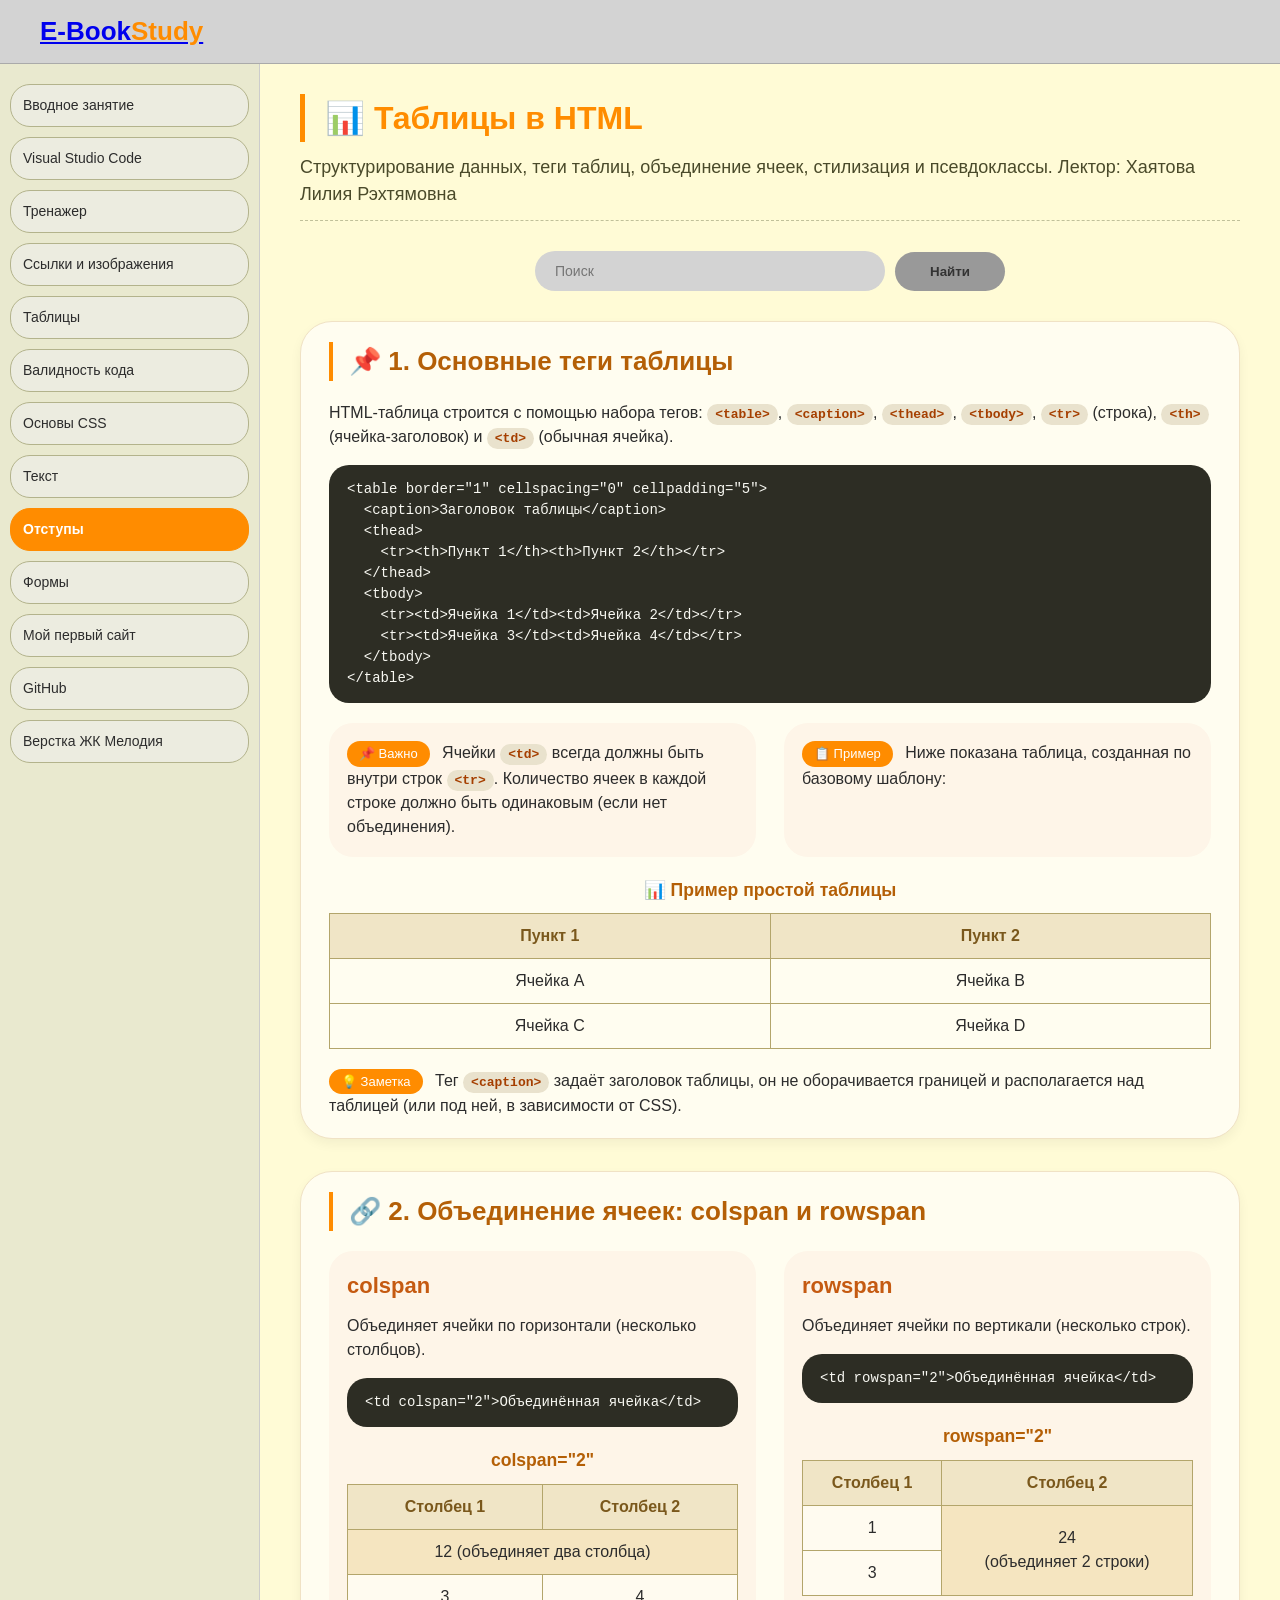
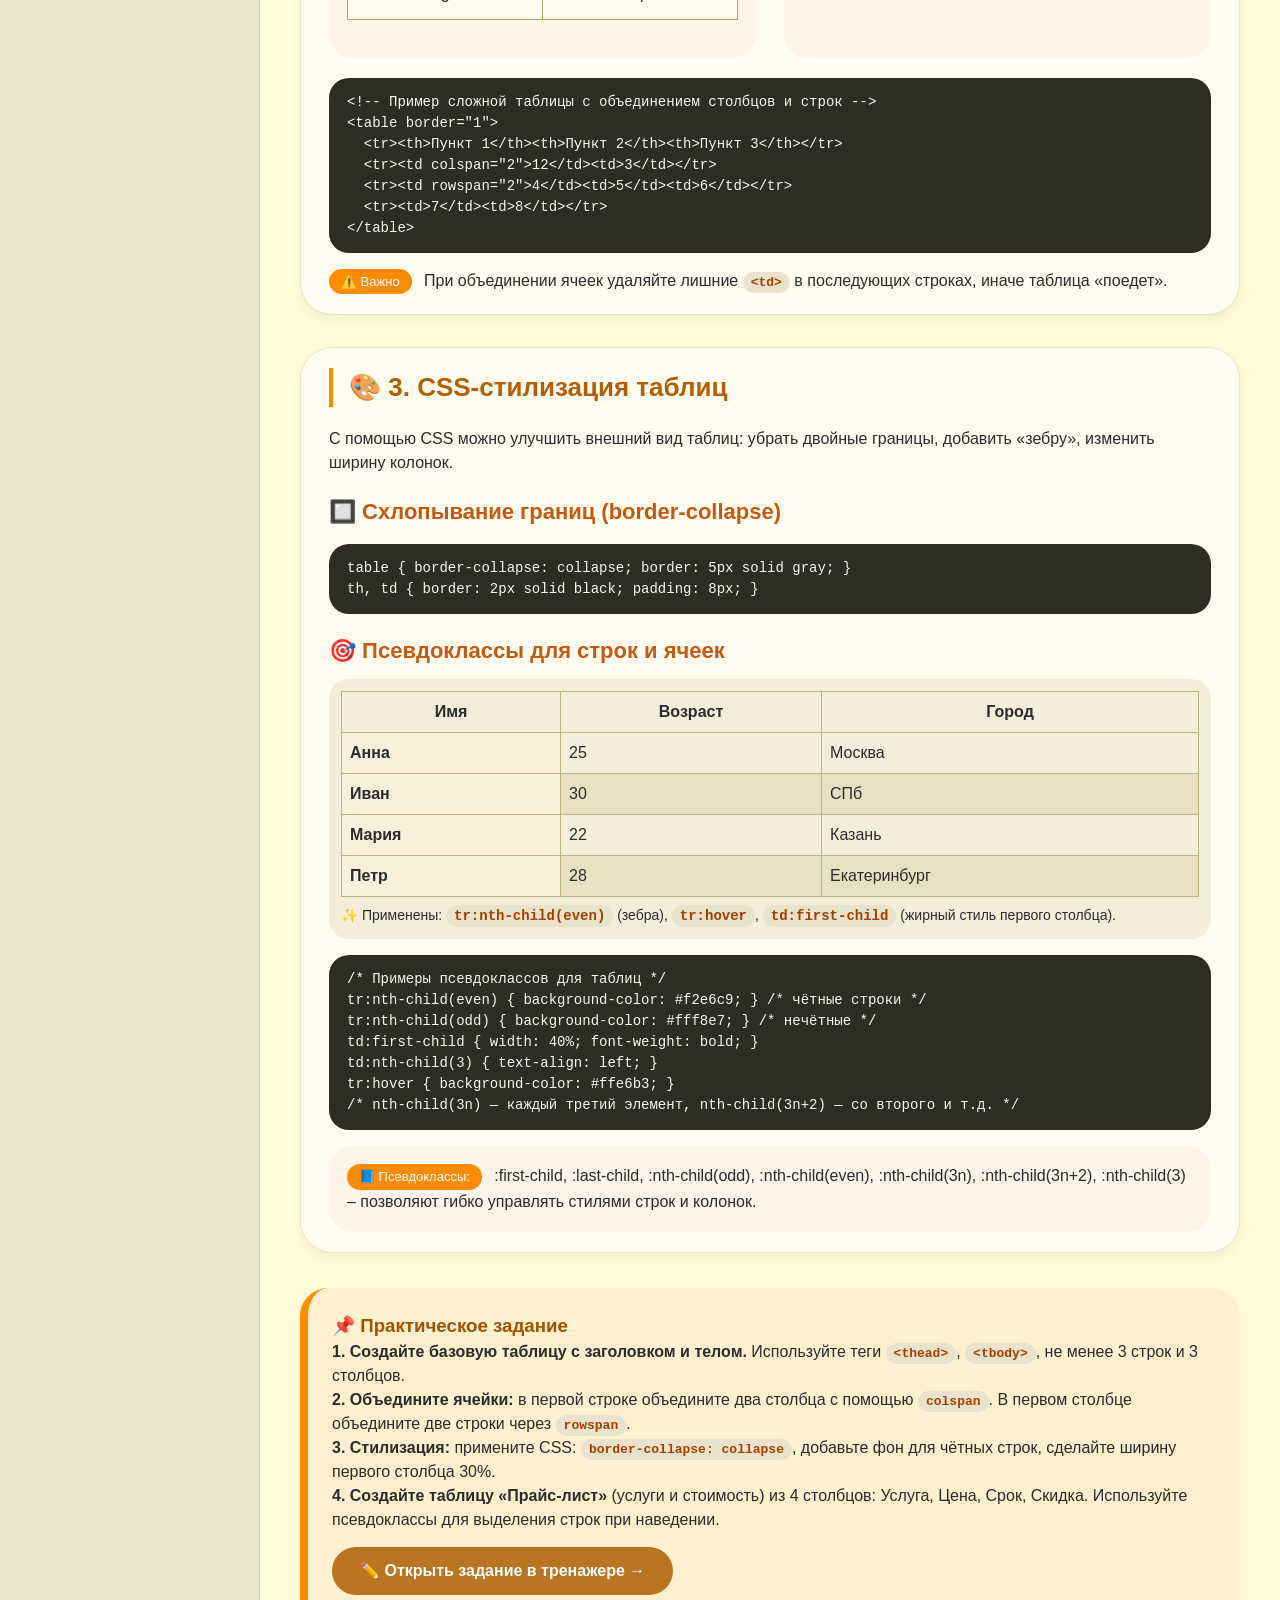
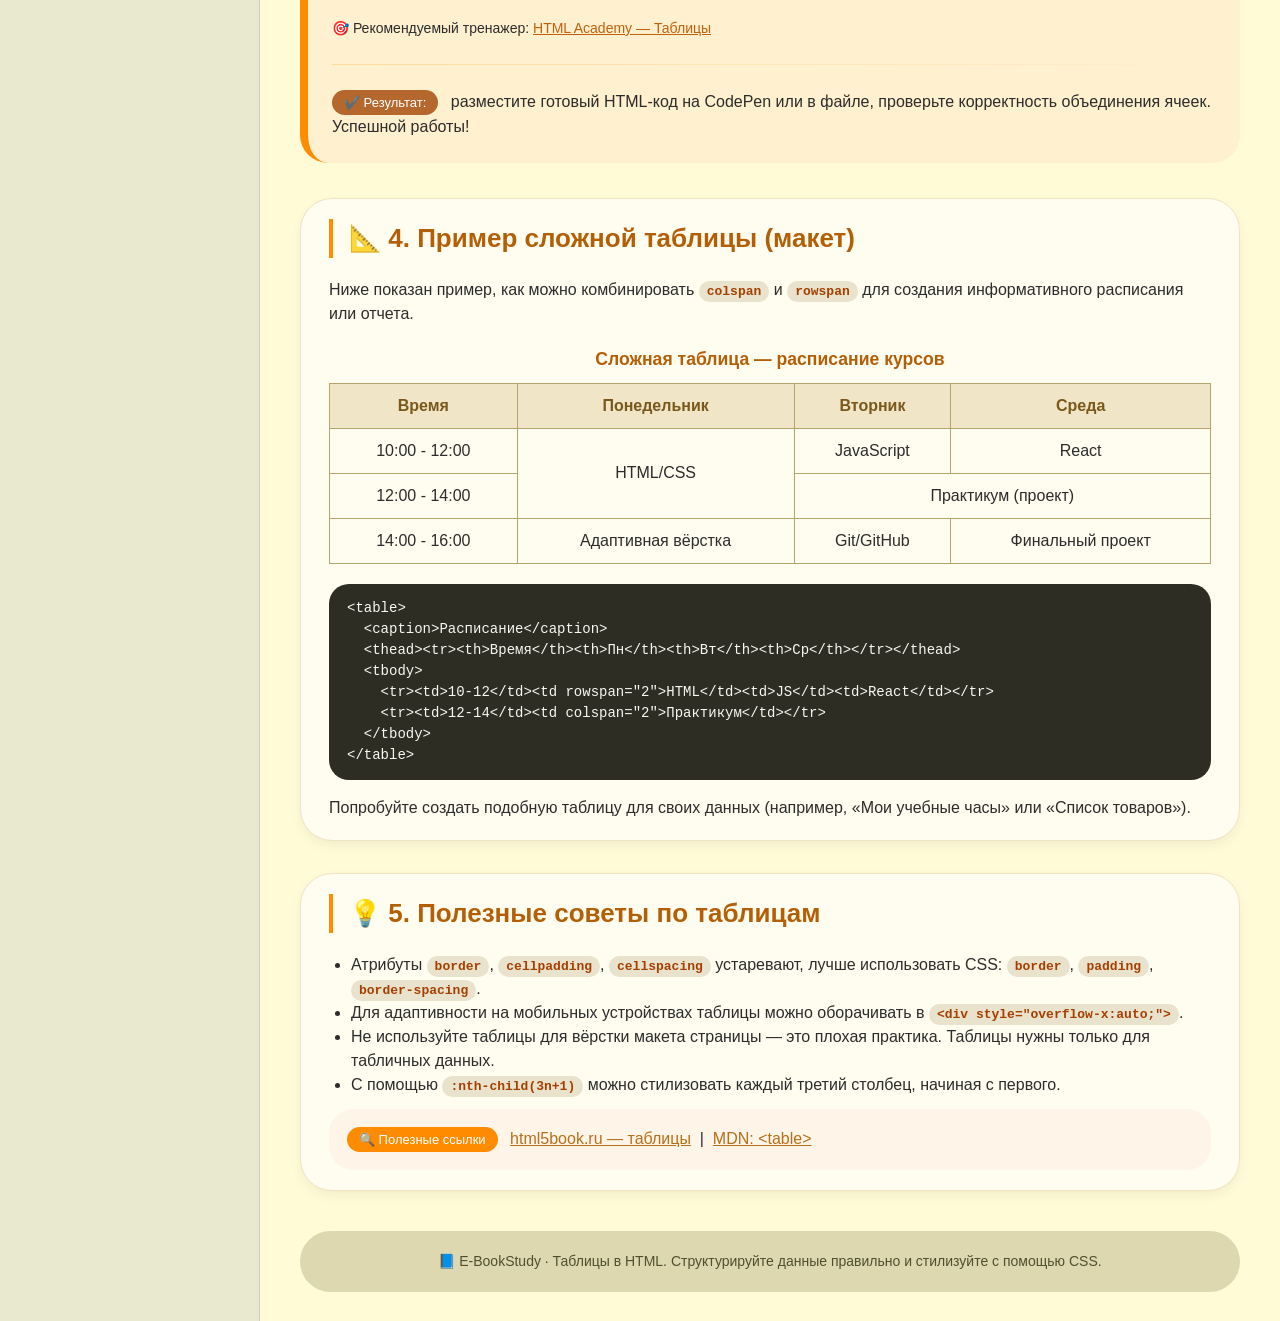
<file: tables.html>
<!DOCTYPE html>
<html lang="ru">
<head>
    <meta charset="UTF-8">
    <meta name="viewport" content="width=device-width, initial-scale=1.0">
    <title>Таблицы | E-BookStudy</title>
    <style>
        /* Базовые стили — полное соответствие сайту (как в links.html) */
        * {
            margin: 0;
            padding: 0;
            box-sizing: border-box;
        }

        body {
            font-family: 'Segoe UI', 'Arial', sans-serif;
            background-color: #FFFBD6;
            color: #2c2c2c;
            line-height: 1.5;
        }

        /* Шапка сайта (как на всех страницах) */
        .header {
            background-color: #D3D3D3;
            display: flex;
            justify-content: space-between;
            align-items: center;
            padding: 12px 40px;
            border-bottom: 1px solid #aaa;
            flex-wrap: wrap;
        }
        .logo {
            font-size: 26px;
            font-weight: bold;
        }
        .logo span {
            color: #FF8C00;
        }
        .nav a {
            margin: 0 12px;
            text-decoration: none;
            color: #1e1e1e;
            font-weight: 500;
            transition: 0.2s;
        }
        .nav a:hover {
            color: #FF8C00;
        }
        .theme-icon {
            font-size: 24px;
            cursor: default;
        }

        /* Контейнер + боковое меню (как в links.html) */
        .wrapper {
            display: flex;
            max-width: auto;
            margin: 0 auto;
            background: #FFFBD6;
        }

        .sidebar {
            width: 260px;
            background-color: #e9e9cf;
            border-right: 1px solid #ccc;
            padding: 20px 10px;
        }
        .sidebar-item {
            display: block;
            background: #ecece0;
            margin-bottom: 10px;
            padding: 10px 12px;
            border-radius: 20px;
            border: 1px solid #b3b38c;
            text-decoration: none;
            color: #2c2c2c;
            transition: 0.2s;
            font-size: 14px;
        }
        .sidebar-item.active {
            background: #FF8C00;
            color: white;
            font-weight: bold;
            border-color: #FF8C00;
        }
        .sidebar-item:hover {
            background: #FFD58C;
        }

        /* Основной контент */
        .main-content {
            flex: 1;
            padding: 30px 40px;
        }

        h1 {
            color: #FF8C00;
            font-size: 32px;
            margin-bottom: 12px;
            border-left: 5px solid #FF8C00;
            padding-left: 20px;
        }
        .desc {
            font-size: 18px;
            color: #4a4a2a;
            margin-bottom: 30px;
            border-bottom: 1px dashed #c0c09a;
            padding-bottom: 12px;
        }

        /* стили для блоков с теорией */
        .theory-block {
            background: #fffdf0;
            border-radius: 32px;
            padding: 20px 28px;
            margin-bottom: 32px;
            box-shadow: 0 5px 12px rgba(0,0,0,0.05);
            transition: 0.2s;
            border: 1px solid #f0e2c5;
        }
        .theory-block h2 {
            font-size: 26px;
            color: #b45f06;
            margin-bottom: 20px;
            display: flex;
            align-items: center;
            gap: 12px;
            border-left: 4px solid #FF8C00;
            padding-left: 16px;
        }
        .theory-block h3 {
            font-size: 22px;
            margin: 20px 0 12px 0;
            color: #c55a11;
        }
        .code-example {
            background: #2d2d24;
            color: #f8f8f2;
            padding: 14px 18px;
            border-radius: 20px;
            font-family: 'Courier New', monospace;
            margin: 16px 0;
            overflow-x: auto;
            font-size: 14px;
        }
        .inline-code {
            background: #e9e2cd;
            padding: 3px 8px;
            border-radius: 12px;
            font-family: monospace;
            font-weight: 600;
            color: #a53f00;
        }
        .two-columns {
            display: flex;
            flex-wrap: wrap;
            gap: 28px;
            margin: 20px 0;
        }
        .info-card {
            background: #fef5e8;
            border-radius: 24px;
            padding: 18px;
            flex: 1;
            min-width: 220px;
        }
        .badge {
            background: #FF8C00;
            color: white;
            border-radius: 30px;
            padding: 3px 12px;
            font-size: 13px;
            display: inline-block;
            margin-right: 8px;
        }
        .demo-table {
            width: 100%;
            border-collapse: collapse;
            margin: 20px 0;
            font-family: inherit;
        }
        .demo-table,
        .demo-table th,
        .demo-table td {
            border: 1px solid #b3a56b;
        }
        .demo-table th,
        .demo-table td {
            padding: 10px 12px;
            text-align: center;
        }
        .demo-table th {
            background-color: #f0e5c6;
            color: #7a581c;
            font-weight: bold;
        }
        .demo-table caption {
            caption-side: top;
            margin-bottom: 10px;
            font-weight: bold;
            color: #b45f06;
            font-size: 1.1em;
        }
        .pseudo-demo {
            background: #f3edd9;
            border-radius: 20px;
            padding: 12px;
        }
        .pseudo-demo table {
            width: 100%;
            border-collapse: collapse;
        }
        .pseudo-demo th,
        .pseudo-demo td {
            border: 1px solid #c0b280;
            padding: 8px;
        }
        .pseudo-demo tr:nth-child(even) {
            background-color: #e9e0c2;
        }
        .pseudo-demo tr:hover {
            background-color: #ffefb9;
        }
        .pseudo-demo td:first-child {
            font-weight: bold;
            background-color: #f9efdb;
        }
        .task-block {
            background: #fff0cf;
            border-radius: 28px;
            padding: 24px;
            margin: 35px 0;
            border-left: 8px solid #FF8C00;
        }
        .button-link {
            display: inline-block;
            background: #FF8C00;
            color: white;
            padding: 12px 28px;
            border-radius: 40px;
            text-decoration: none;
            font-weight: bold;
            margin: 15px 0 8px 0;
            transition: 0.2s;
        }
        .button-link:hover {
            background: #e07a00;
            transform: scale(1.02);
        }
        hr {
            margin: 25px 0;
            border: 0;
            height: 1px;
            background: linear-gradient(to right, #ffda9e, transparent);
        }
        footer {
            text-align: center;
            margin-top: 40px;
            padding: 20px;
            background: #ddd8b0;
            border-radius: 48px;
            font-size: 14px;
            color: #4f4f2f;
        }
        @media (max-width: 800px) {
            .wrapper {
                flex-direction: column;
            }
            .sidebar {
                width: 100%;
                display: flex;
                flex-wrap: wrap;
                gap: 8px;
            }
            .sidebar-item {
                width: auto;
                margin: 0;
            }
            .main-content {
                padding: 20px;
            }
        }
        .search-box {
            margin-bottom: 30px;
            display: flex;
            justify-content: center;
            align-items: center;
        }
        .search-input {
            width: 350px;
            padding: 12px 20px;
            border-radius: 25px;
            border: none;
            background-color: #D3D3D3;
            outline: none;
            font-size: 14px;
        }
        .btn-search {
            padding: 12px 35px;
            border-radius: 25px;
            border: none;
            background-color: #999;
            color: #333;
            cursor: pointer;
            margin-left: 10px;
            font-weight: bold;
        }
        .btn-search:hover {
            background-color: #888;
        }
        .highlight {
            background-color: #FFD700;
            color: black;
            border-radius: 2px;
        }
        .relative-demo {
            background: #e5ddc0;
            padding: 12px;
            border-radius: 24px;
            font-family: monospace;
            margin: 10px 0;
        }
        .format-grid {
            display: flex;
            flex-wrap: wrap;
            gap: 20px;
            margin-top: 15px;
        }
        .format-item {
            background: #fff3e0;
            border-radius: 20px;
            padding: 12px 20px;
            text-align: center;
            flex: 1;
            min-width: 100px;
            font-weight: bold;
        }
    </style>
</head>
<body>
    <header class="header">
        <div class="logo"> <a href="index.html"> E-Book<span>Study</span></a></div>
        <div class="theme-icon"></div>
    </header>

    <div class="wrapper">
        <!-- Боковое меню — ПОЛНОСТЬЮ КАК В ФАЙЛЕ links.html -->
        <aside class="sidebar">
            <a href="intro.html" class="sidebar-item">Вводное занятие</a>
            <a href="vscode.html" class="sidebar-item">Visual Studio Code</a>
            <a href="practice.html" class="sidebar-item">Тренажер</a>
            <a href="links.html" class="sidebar-item">Ссылки и изображения</a>
            <a href="tables.html" class="sidebar-item">Таблицы</a>
            <a href="validator.html" class="sidebar-item">Валидность кода</a>
            <a href="css.html" class="sidebar-item">Основы CSS</a>
            <a href="text.html" class="sidebar-item">Текст</a>
            <a href="margins.html" class="sidebar-item active">Отступы</a>
            <a href="forms.html" class="sidebar-item">Формы</a>
            <a href="website.html" class="sidebar-item">Мой первый сайт</a>
            <a href="github.html" class="sidebar-item">GitHub</a>
            <a href="melodia.html" class="sidebar-item">Верстка ЖК Мелодия</a>
        </aside>

        <main class="main-content">
            <h1>📊 Таблицы в HTML</h1>
            <p class="desc">Структурирование данных, теги таблиц, объединение ячеек, стилизация и псевдоклассы. Лектор: Хаятова Лилия Рэхтямовна</p>
            <div class="search-box">
                <input type="text" class="search-input" placeholder="Поиск">
                <button class="btn-search">Найти</button>
            </div>

            <!-- 1. Базовые теги таблицы -->
            <div class="theory-block">
                <h2>📌 1. Основные теги таблицы</h2>
                <p>HTML-таблица строится с помощью набора тегов: <span class="inline-code">&lt;table&gt;</span>, <span class="inline-code">&lt;caption&gt;</span>, <span class="inline-code">&lt;thead&gt;</span>, <span class="inline-code">&lt;tbody&gt;</span>, <span class="inline-code">&lt;tr&gt;</span> (строка), <span class="inline-code">&lt;th&gt;</span> (ячейка-заголовок) и <span class="inline-code">&lt;td&gt;</span> (обычная ячейка).</p>
                <div class="code-example">
                    &lt;table border="1" cellspacing="0" cellpadding="5"&gt;<br>
                    &nbsp;&nbsp;&lt;caption&gt;Заголовок таблицы&lt;/caption&gt;<br>
                    &nbsp;&nbsp;&lt;thead&gt;<br>
                    &nbsp;&nbsp;&nbsp;&nbsp;&lt;tr&gt;&lt;th&gt;Пункт 1&lt;/th&gt;&lt;th&gt;Пункт 2&lt;/th&gt;&lt;/tr&gt;<br>
                    &nbsp;&nbsp;&lt;/thead&gt;<br>
                    &nbsp;&nbsp;&lt;tbody&gt;<br>
                    &nbsp;&nbsp;&nbsp;&nbsp;&lt;tr&gt;&lt;td&gt;Ячейка 1&lt;/td&gt;&lt;td&gt;Ячейка 2&lt;/td&gt;&lt;/tr&gt;<br>
                    &nbsp;&nbsp;&nbsp;&nbsp;&lt;tr&gt;&lt;td&gt;Ячейка 3&lt;/td&gt;&lt;td&gt;Ячейка 4&lt;/td&gt;&lt;/tr&gt;<br>
                    &nbsp;&nbsp;&lt;/tbody&gt;<br>
                    &lt;/table&gt;
                </div>
                <div class="two-columns">
                    <div class="info-card">
                        <span class="badge">📌 Важно</span> Ячейки <span class="inline-code">&lt;td&gt;</span> всегда должны быть внутри строк <span class="inline-code">&lt;tr&gt;</span>. Количество ячеек в каждой строке должно быть одинаковым (если нет объединения).
                    </div>
                    <div class="info-card">
                        <span class="badge">📋 Пример</span> Ниже показана таблица, созданная по базовому шаблону:
                    </div>
                </div>
                <table class="demo-table" border="1" cellspacing="0" cellpadding="8" style="margin-top: 10px;">
                    <caption>📊 Пример простой таблицы</caption>
                    <thead>
                        <tr><th>Пункт 1</th><th>Пункт 2</th></tr>
                    </thead>
                    <tbody>
                        <tr><td>Ячейка A</td><td>Ячейка B</td></tr>
                        <tr><td>Ячейка C</td><td>Ячейка D</td></tr>
                    </tbody>
                </table>
                <p><span class="badge">💡 Заметка</span> Тег <span class="inline-code">&lt;caption&gt;</span> задаёт заголовок таблицы, он не оборачивается границей и располагается над таблицей (или под ней, в зависимости от CSS).</p>
            </div>

            <!-- 2. Объединение столбцов (colspan) и строк (rowspan) -->
            <div class="theory-block">
                <h2>🔗 2. Объединение ячеек: colspan и rowspan</h2>
                <div class="two-columns">
                    <div class="info-card">
                        <h3 style="margin-top:0;">colspan</h3>
                        <p>Объединяет ячейки по горизонтали (несколько столбцов).</p>
                        <div class="code-example">
                            &lt;td colspan="2"&gt;Объединённая ячейка&lt;/td&gt;
                        </div>
                        <table class="demo-table" border="1" cellpadding="6" style="background:#fffbf0;">
                            <caption>colspan="2"</caption>
                            <thead><tr><th>Столбец 1</th><th>Столбец 2</th></tr></thead>
                            <tbody>
                                <tr><td colspan="2" style="text-align:center; background:#f5e5c0;">12 (объединяет два столбца)</td></tr>
                                <tr><td>3</td><td>4</td></tr>
                            </tbody>
                        </table>
                    </div>
                    <div class="info-card">
                        <h3 style="margin-top:0;">rowspan</h3>
                        <p>Объединяет ячейки по вертикали (несколько строк).</p>
                        <div class="code-example">
                            &lt;td rowspan="2"&gt;Объединённая ячейка&lt;/td&gt;
                        </div>
                        <table class="demo-table" border="1" cellpadding="6" style="background:#fffbf0;">
                            <caption>rowspan="2"</caption>
                            <thead><tr><th>Столбец 1</th><th>Столбец 2</th></tr></thead>
                            <tbody>
                                <tr><td>1</td><td rowspan="2" style="background:#f5e5c0;">24<br>(объединяет 2 строки)</td></tr>
                                <tr><td>3</td></tr>
                            </tbody>
                        </table>
                    </div>
                </div>
                <div class="code-example">
                    &lt;!-- Пример сложной таблицы с объединением столбцов и строк --&gt;<br>
                    &lt;table border="1"&gt;<br>
                    &nbsp;&nbsp;&lt;tr&gt;&lt;th&gt;Пункт 1&lt;/th&gt;&lt;th&gt;Пункт 2&lt;/th&gt;&lt;th&gt;Пункт 3&lt;/th&gt;&lt;/tr&gt;<br>
                    &nbsp;&nbsp;&lt;tr&gt;&lt;td colspan="2"&gt;12&lt;/td&gt;&lt;td&gt;3&lt;/td&gt;&lt;/tr&gt;<br>
                    &nbsp;&nbsp;&lt;tr&gt;&lt;td rowspan="2"&gt;4&lt;/td&gt;&lt;td&gt;5&lt;/td&gt;&lt;td&gt;6&lt;/td&gt;&lt;/tr&gt;<br>
                    &nbsp;&nbsp;&lt;tr&gt;&lt;td&gt;7&lt;/td&gt;&lt;td&gt;8&lt;/td&gt;&lt;/tr&gt;<br>
                    &lt;/table&gt;
                </div>
                <p><span class="badge">⚠️ Важно</span> При объединении ячеек удаляйте лишние <span class="inline-code">&lt;td&gt;</span> в последующих строках, иначе таблица «поедет».</p>
            </div>

            <!-- 3. CSS для таблиц: border-collapse, псевдоклассы -->
            <div class="theory-block">
                <h2>🎨 3. CSS-стилизация таблиц</h2>
                <p>С помощью CSS можно улучшить внешний вид таблиц: убрать двойные границы, добавить «зебру», изменить ширину колонок.</p>
                <h3>🔲 Схлопывание границ (border-collapse)</h3>
                <div class="code-example">
                    table { border-collapse: collapse; border: 5px solid gray; }<br>
                    th, td { border: 2px solid black; padding: 8px; }
                </div>
                <h3>🎯 Псевдоклассы для строк и ячеек</h3>
                <div class="pseudo-demo">
                    <table style="width:100%;">
                        <thead><tr><th>Имя</th><th>Возраст</th><th>Город</th></tr></thead>
                        <tbody>
                            <tr><td>Анна</td><td>25</td><td>Москва</td></tr>
                            <tr><td>Иван</td><td>30</td><td>СПб</td></tr>
                            <tr><td>Мария</td><td>22</td><td>Казань</td></tr>
                            <tr><td>Петр</td><td>28</td><td>Екатеринбург</td></tr>
                        </tbody>
                    </table>
                    <p style="margin-top: 8px; font-size: 14px;">✨ Применены: <span class="inline-code">tr:nth-child(even)</span> (зебра), <span class="inline-code">tr:hover</span>, <span class="inline-code">td:first-child</span> (жирный стиль первого столбца).</p>
                </div>
                <div class="code-example">
                    /* Примеры псевдоклассов для таблиц */<br>
                    tr:nth-child(even) { background-color: #f2e6c9; }  /* чётные строки */<br>
                    tr:nth-child(odd) { background-color: #fff8e7; }   /* нечётные */<br>
                    td:first-child { width: 40%; font-weight: bold; }<br>
                    td:nth-child(3) { text-align: left; }<br>
                    tr:hover { background-color: #ffe6b3; }<br>
                    /* nth-child(3n) — каждый третий элемент, nth-child(3n+2) — со второго и т.д. */
                </div>
                <div class="info-card">
                    <span class="badge">📘 Псевдоклассы:</span> :first-child, :last-child, :nth-child(odd), :nth-child(even), :nth-child(3n), :nth-child(3n+2), :nth-child(3) – позволяют гибко управлять стилями строк и колонок.
                </div>
            </div>

            <!-- 4. Практические задания -->
            <div class="task-block">
                <h3 style="color:#a55302; margin-top:0;">📌 Практическое задание</h3>
                <p><strong>1. Создайте базовую таблицу с заголовком и телом.</strong> Используйте теги <span class="inline-code">&lt;thead&gt;</span>, <span class="inline-code">&lt;tbody&gt;</span>, не менее 3 строк и 3 столбцов.</p>
                <p><strong>2. Объедините ячейки:</strong> в первой строке объедините два столбца с помощью <span class="inline-code">colspan</span>. В первом столбце объедините две строки через <span class="inline-code">rowspan</span>.</p>
                <p><strong>3. Стилизация:</strong> примените CSS: <span class="inline-code">border-collapse: collapse</span>, добавьте фон для чётных строк, сделайте ширину первого столбца 30%.</p>
                <p><strong>4. Создайте таблицу «Прайс-лист»</strong> (услуги и стоимость) из 4 столбцов: Услуга, Цена, Срок, Скидка. Используйте псевдоклассы для выделения строк при наведении.</p>
                <a href="#" class="button-link" style="background:#bb741f;" onclick="alert('Выполните задание в своём редакторе или CodePen. Сохраните результат для портфолио!'); return false;">✏️ Открыть задание в тренажере →</a>
                <div style="margin-top: 15px; font-size: 14px;">🎯 Рекомендуемый тренажер: <a href="https://htmlacademy.ru/courses/303" target="_blank" style="color:#c45f0a;">HTML Academy — Таблицы</a></div>
                <hr>
                <p><span class="badge" style="background:#b4682d;">✔️ Результат:</span> разместите готовый HTML-код на CodePen или в файле, проверьте корректность объединения ячеек. Успешной работы!</p>
            </div>

            <!-- 5. Пример сложной таблицы -->
            <div class="theory-block">
                <h2>📐 4. Пример сложной таблицы (макет)</h2>
                <p>Ниже показан пример, как можно комбинировать <span class="inline-code">colspan</span> и <span class="inline-code">rowspan</span> для создания информативного расписания или отчета.</p>
                <table class="demo-table" style="width:100%; text-align:center;">
                    <caption>Сложная таблица — расписание курсов</caption>
                    <thead>
                        <tr><th>Время</th><th>Понедельник</th><th>Вторник</th><th>Среда</th></tr>
                    </thead>
                    <tbody>
                        <tr><td>10:00 - 12:00</td><td rowspan="2">HTML/CSS</td><td>JavaScript</td><td>React</td></tr>
                        <tr><td>12:00 - 14:00</td><td colspan="2">Практикум (проект)</td></tr>
                        <tr><td>14:00 - 16:00</td><td>Адаптивная вёрстка</td><td>Git/GitHub</td><td>Финальный проект</td></tr>
                    </tbody>
                </table>
                <div class="code-example">
                    &lt;table&gt;<br>
                    &nbsp;&nbsp;&lt;caption&gt;Расписание&lt;/caption&gt;<br>
                    &nbsp;&nbsp;&lt;thead&gt;&lt;tr&gt;&lt;th&gt;Время&lt;/th&gt;&lt;th&gt;Пн&lt;/th&gt;&lt;th&gt;Вт&lt;/th&gt;&lt;th&gt;Ср&lt;/th&gt;&lt;/tr&gt;&lt;/thead&gt;<br>
                    &nbsp;&nbsp;&lt;tbody&gt;<br>
                    &nbsp;&nbsp;&nbsp;&nbsp;&lt;tr&gt;&lt;td&gt;10-12&lt;/td&gt;&lt;td rowspan="2"&gt;HTML&lt;/td&gt;&lt;td&gt;JS&lt;/td&gt;&lt;td&gt;React&lt;/td&gt;&lt;/tr&gt;<br>
                    &nbsp;&nbsp;&nbsp;&nbsp;&lt;tr&gt;&lt;td&gt;12-14&lt;/td&gt;&lt;td colspan="2"&gt;Практикум&lt;/td&gt;&lt;/tr&gt;<br>
                    &nbsp;&nbsp;&lt;/tbody&gt;<br>
                    &lt;/table&gt;
                </div>
                <p>Попробуйте создать подобную таблицу для своих данных (например, «Мои учебные часы» или «Список товаров»).</p>
            </div>

            <!-- 6. Полезные советы -->
            <div class="theory-block">
                <h2>💡 5. Полезные советы по таблицам</h2>
                <ul style="margin-left: 22px;">
                    <li>Атрибуты <span class="inline-code">border</span>, <span class="inline-code">cellpadding</span>, <span class="inline-code">cellspacing</span> устаревают, лучше использовать CSS: <span class="inline-code">border</span>, <span class="inline-code">padding</span>, <span class="inline-code">border-spacing</span>.</li>
                    <li>Для адаптивности на мобильных устройствах таблицы можно оборачивать в <span class="inline-code">&lt;div style="overflow-x:auto;"&gt;</span>.</li>
                    <li>Не используйте таблицы для вёрстки макета страницы — это плохая практика. Таблицы нужны только для табличных данных.</li>
                    <li>С помощью <span class="inline-code">:nth-child(3n+1)</span> можно стилизовать каждый третий столбец, начиная с первого.</li>
                </ul>
                <div class="info-card" style="margin-top: 12px;">
                    <span class="badge">🔍 Полезные ссылки</span>
                    <a href="https://html5book.ru/html-table/" target="_blank" style="color:#b86f1a;">html5book.ru — таблицы</a>&nbsp;&nbsp;|&nbsp;
                    <a href="https://developer.mozilla.org/ru/docs/Web/HTML/Element/table" target="_blank" style="color:#b86f1a;">MDN: &lt;table&gt;</a>
                </div>
            </div>

            <footer>
                📘 E-BookStudy · Таблицы в HTML. Структурируйте данные правильно и стилизуйте с помощью CSS.
            </footer>
        </main>
    </div>
</body>
</html>
</file>
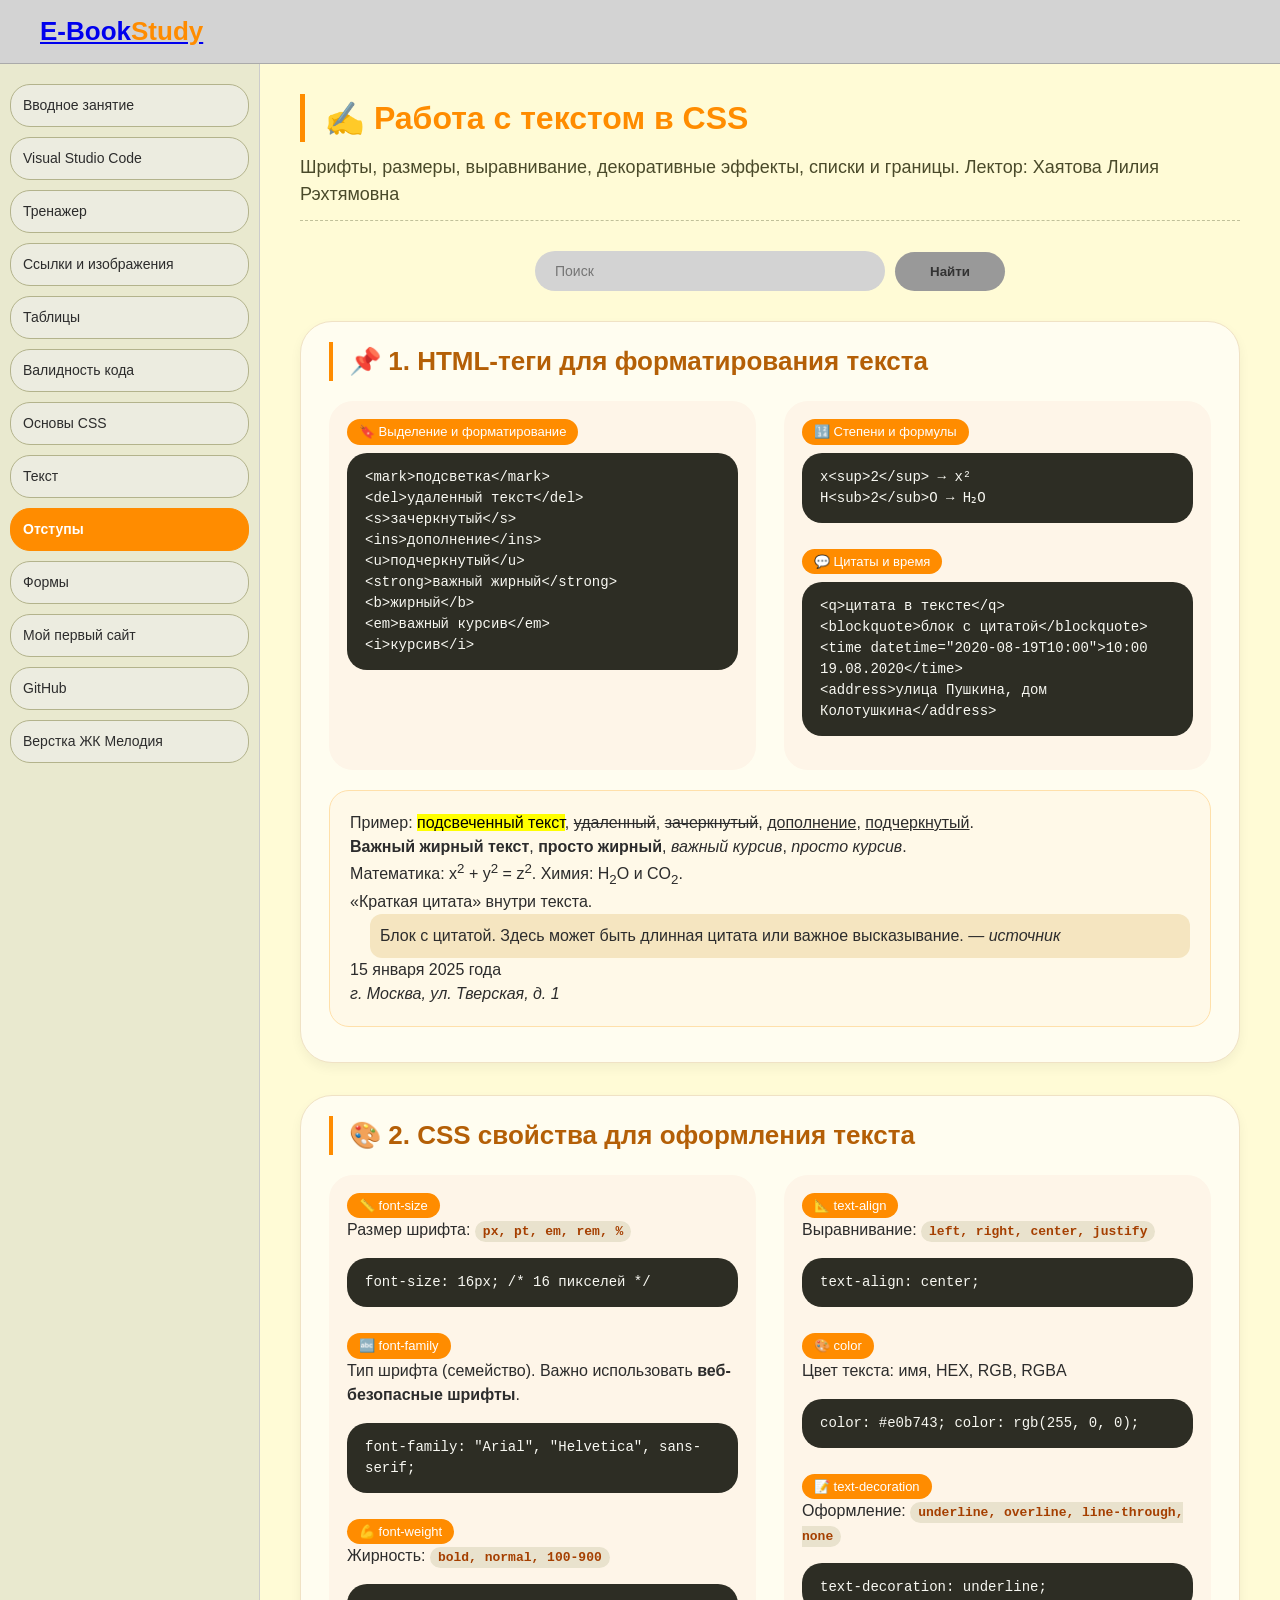
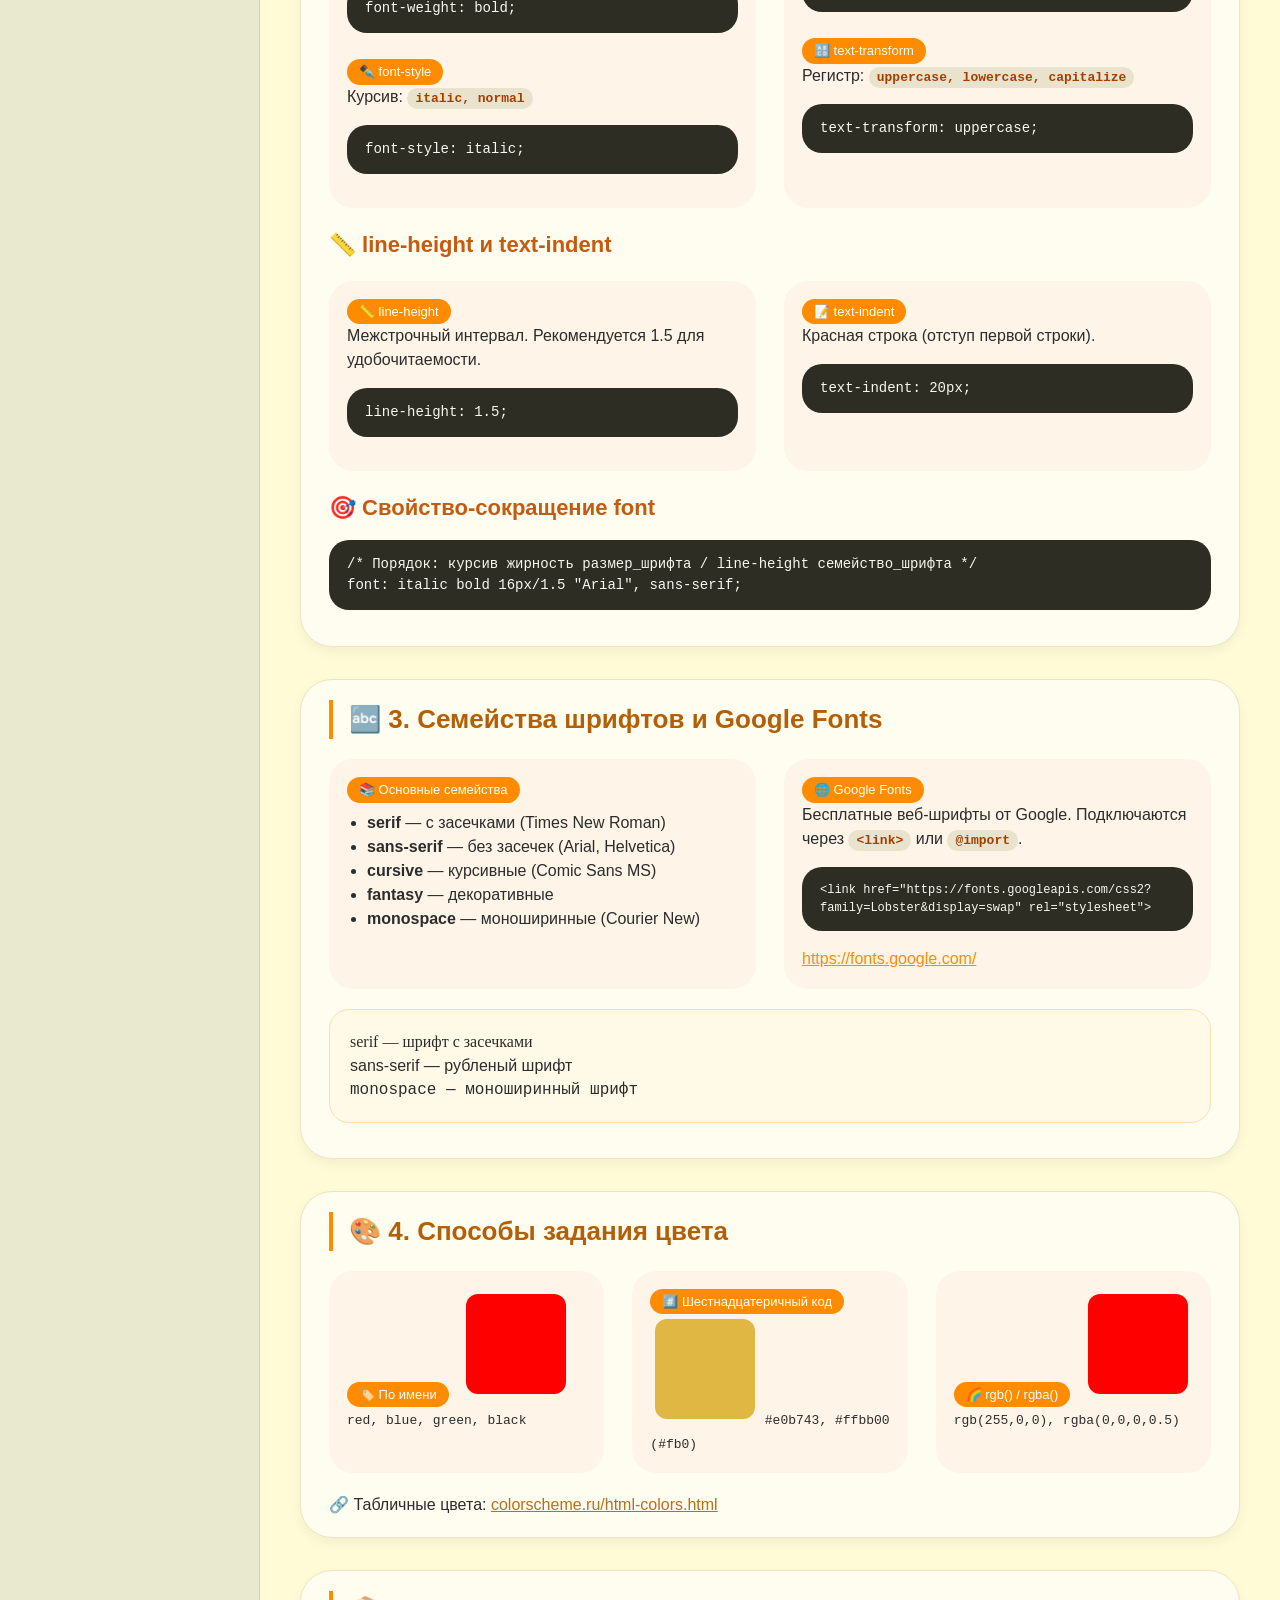
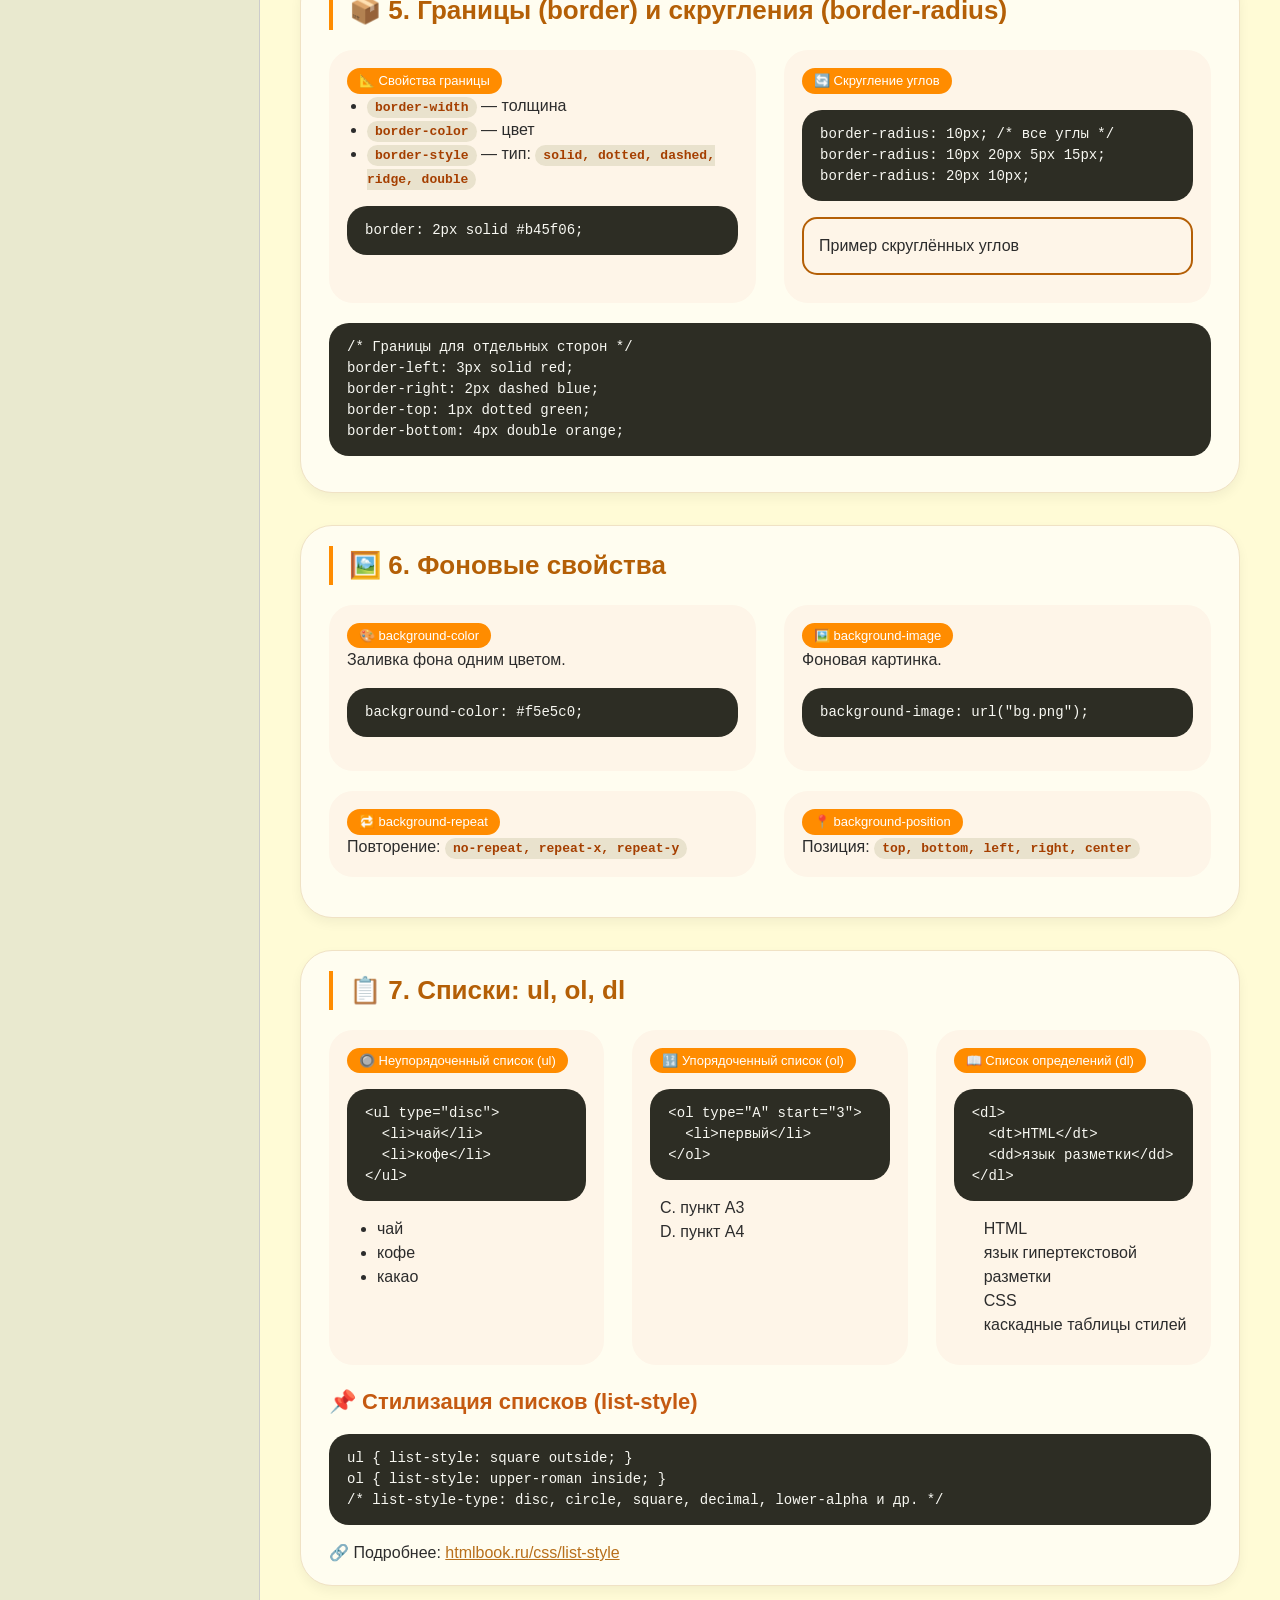
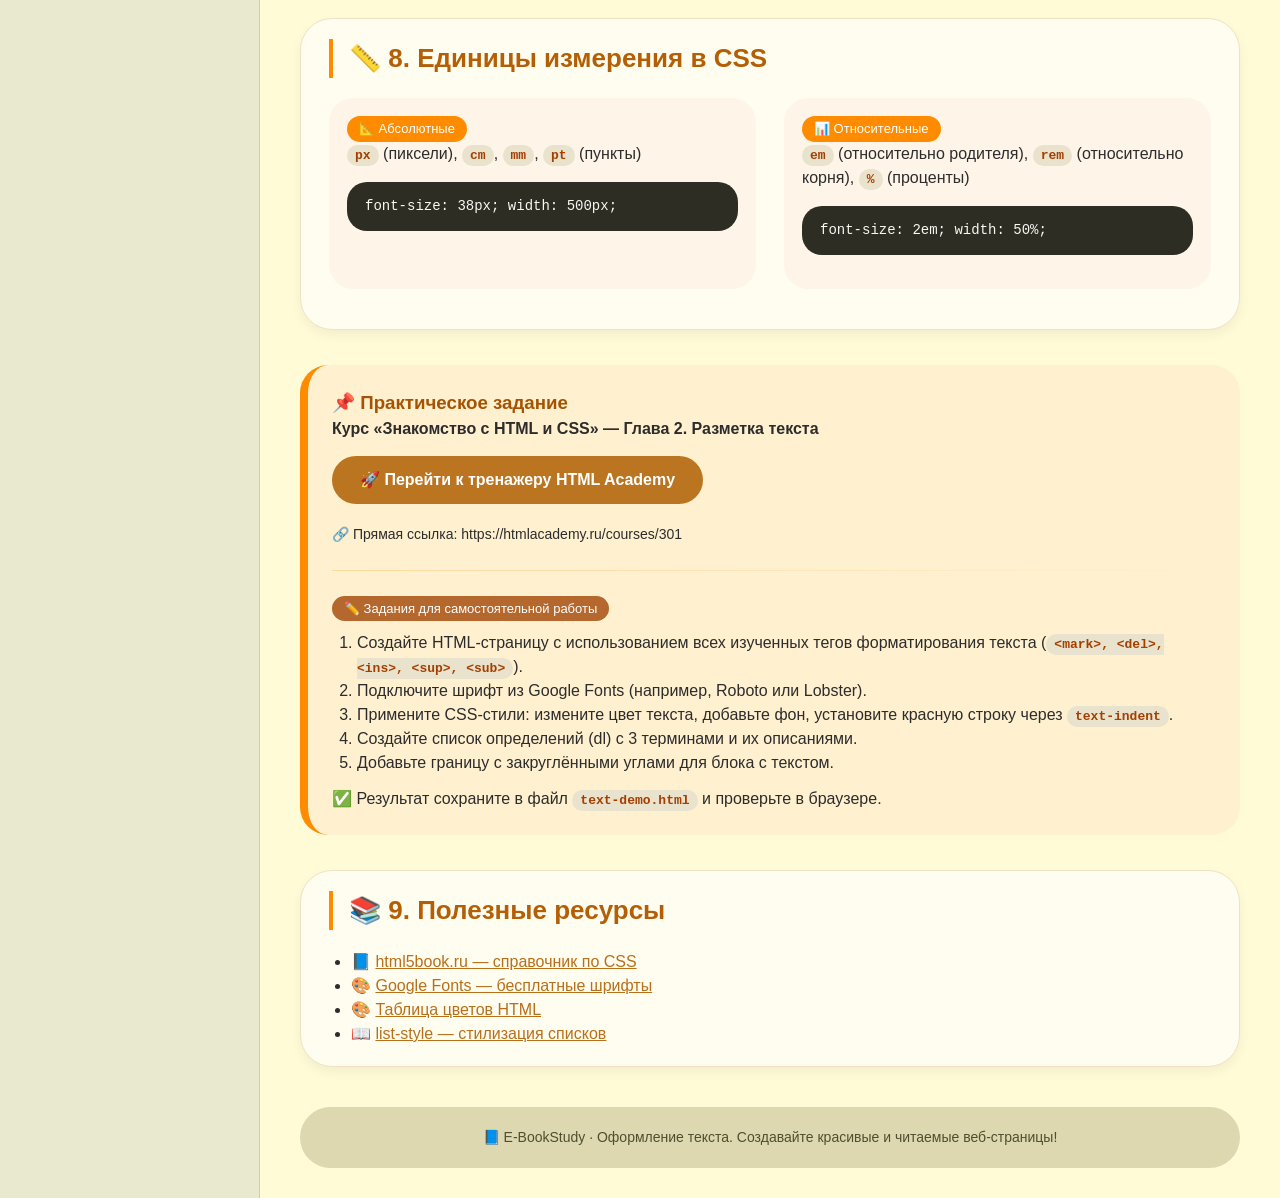
<file: text.html>
<!DOCTYPE html>
<html lang="ru">
<head>
    <meta charset="UTF-8">
    <meta name="viewport" content="width=device-width, initial-scale=1.0">
    <title>Оформление текста | E-BookStudy</title>
    <style>
        /* Базовые стили — полное соответствие сайту */
        * {
            margin: 0;
            padding: 0;
            box-sizing: border-box;
        }

        body {
            font-family: 'Segoe UI', 'Arial', sans-serif;
            background-color: #FFFBD6;
            color: #2c2c2c;
            line-height: 1.5;
        }

        /* Шапка сайта */
        .header {
            background-color: #D3D3D3;
            display: flex;
            justify-content: space-between;
            align-items: center;
            padding: 12px 40px;
            border-bottom: 1px solid #aaa;
            flex-wrap: wrap;
        }
        .logo {
            font-size: 26px;
            font-weight: bold;
        }
        .logo span {
            color: #FF8C00;
        }
        .nav a {
            margin: 0 12px;
            text-decoration: none;
            color: #1e1e1e;
            font-weight: 500;
            transition: 0.2s;
        }
        .nav a:hover {
            color: #FF8C00;
        }
        .theme-icon {
            font-size: 24px;
            cursor: default;
        }

        /* Контейнер + боковое меню */
        .wrapper {
            display: flex;
            max-width: auto;
            margin: 0 auto;
            background: #FFFBD6;
        }

        .sidebar {
            width: 260px;
            background-color: #e9e9cf;
            border-right: 1px solid #ccc;
            padding: 20px 10px;
        }
        .sidebar-item {
            display: block;
            background: #ecece0;
            margin-bottom: 10px;
            padding: 10px 12px;
            border-radius: 20px;
            border: 1px solid #b3b38c;
            text-decoration: none;
            color: #2c2c2c;
            transition: 0.2s;
            font-size: 14px;
        }
        .sidebar-item.active {
            background: #FF8C00;
            color: white;
            font-weight: bold;
            border-color: #FF8C00;
        }
        .sidebar-item:hover {
            background: #FFD58C;
        }

        /* Основной контент */
        .main-content {
            flex: 1;
            padding: 30px 40px;
        }

        h1 {
            color: #FF8C00;
            font-size: 32px;
            margin-bottom: 12px;
            border-left: 5px solid #FF8C00;
            padding-left: 20px;
        }
        .desc {
            font-size: 18px;
            color: #4a4a2a;
            margin-bottom: 30px;
            border-bottom: 1px dashed #c0c09a;
            padding-bottom: 12px;
        }

        /* стили для блоков с теорией */
        .theory-block {
            background: #fffdf0;
            border-radius: 32px;
            padding: 20px 28px;
            margin-bottom: 32px;
            box-shadow: 0 5px 12px rgba(0,0,0,0.05);
            transition: 0.2s;
            border: 1px solid #f0e2c5;
        }
        .theory-block h2 {
            font-size: 26px;
            color: #b45f06;
            margin-bottom: 20px;
            display: flex;
            align-items: center;
            gap: 12px;
            border-left: 4px solid #FF8C00;
            padding-left: 16px;
        }
        .theory-block h3 {
            font-size: 22px;
            margin: 20px 0 12px 0;
            color: #c55a11;
        }
        .code-example {
            background: #2d2d24;
            color: #f8f8f2;
            padding: 14px 18px;
            border-radius: 20px;
            font-family: 'Courier New', monospace;
            margin: 16px 0;
            overflow-x: auto;
            font-size: 14px;
        }
        .inline-code {
            background: #e9e2cd;
            padding: 3px 8px;
            border-radius: 12px;
            font-family: monospace;
            font-weight: 600;
            color: #a53f00;
        }
        .two-columns {
            display: flex;
            flex-wrap: wrap;
            gap: 28px;
            margin: 20px 0;
        }
        .info-card {
            background: #fef5e8;
            border-radius: 24px;
            padding: 18px;
            flex: 1;
            min-width: 220px;
        }
        .badge {
            background: #FF8C00;
            color: white;
            border-radius: 30px;
            padding: 3px 12px;
            font-size: 13px;
            display: inline-block;
            margin-right: 8px;
        }
        .demo-text {
            background: #fff9e8;
            border-radius: 20px;
            padding: 20px;
            margin: 15px 0;
            border: 1px solid #ffe0aa;
        }
        .color-demo {
            width: 100px;
            height: 100px;
            border-radius: 12px;
            display: inline-block;
            margin: 5px;
        }
        .task-block {
            background: #fff0cf;
            border-radius: 28px;
            padding: 24px;
            margin: 35px 0;
            border-left: 8px solid #FF8C00;
        }
        .button-link {
            display: inline-block;
            background: #FF8C00;
            color: white;
            padding: 12px 28px;
            border-radius: 40px;
            text-decoration: none;
            font-weight: bold;
            margin: 15px 0 8px 0;
            transition: 0.2s;
        }
        .button-link:hover {
            background: #e07a00;
            transform: scale(1.02);
        }
        hr {
            margin: 25px 0;
            border: 0;
            height: 1px;
            background: linear-gradient(to right, #ffda9e, transparent);
        }
        footer {
            text-align: center;
            margin-top: 40px;
            padding: 20px;
            background: #ddd8b0;
            border-radius: 48px;
            font-size: 14px;
            color: #4f4f2f;
        }
        @media (max-width: 800px) {
            .wrapper {
                flex-direction: column;
            }
            .sidebar {
                width: 100%;
                display: flex;
                flex-wrap: wrap;
                gap: 8px;
            }
            .sidebar-item {
                width: auto;
                margin: 0;
            }
            .main-content {
                padding: 20px;
            }
        }
        .search-box {
            margin-bottom: 30px;
            display: flex;
            justify-content: center;
            align-items: center;
        }
        .search-input {
            width: 350px;
            padding: 12px 20px;
            border-radius: 25px;
            border: none;
            background-color: #D3D3D3;
            outline: none;
            font-size: 14px;
        }
        .btn-search {
            padding: 12px 35px;
            border-radius: 25px;
            border: none;
            background-color: #999;
            color: #333;
            cursor: pointer;
            margin-left: 10px;
            font-weight: bold;
        }
        .btn-search:hover {
            background-color: #888;
        }
        .highlight {
            background-color: #FFD700;
            color: black;
            border-radius: 2px;
        }
        .font-family-demo {
            font-family: 'Courier New', monospace;
            background: #2d2d24;
            color: #f8f8f2;
            padding: 10px;
            border-radius: 12px;
        }
        .border-demo {
            border: 2px solid #b45f06;
            border-radius: 12px;
            padding: 15px;
            margin: 10px 0;
        }
        .list-demo {
            padding-left: 30px;
            margin: 10px 0;
        }
        .color-table {
            display: flex;
            flex-wrap: wrap;
            gap: 10px;
            margin: 15px 0;
        }
    </style>
</head>
<body>
    <header class="header">
        <div class="logo"> <a href="index.html"> E-Book<span>Study</span></a></div>
        <div class="theme-icon"></div>
    </header>

    <div class="wrapper">
        <!-- Боковое меню — как в предыдущих работах -->
        <aside class="sidebar">
            <a href="intro.html" class="sidebar-item">Вводное занятие</a>
            <a href="vscode.html" class="sidebar-item">Visual Studio Code</a>
            <a href="practice.html" class="sidebar-item">Тренажер</a>
            <a href="links.html" class="sidebar-item">Ссылки и изображения</a>
            <a href="tables.html" class="sidebar-item">Таблицы</a>
            <a href="validator.html" class="sidebar-item">Валидность кода</a>
            <a href="css.html" class="sidebar-item">Основы CSS</a>
            <a href="text.html" class="sidebar-item">Текст</a>
            <a href="margins.html" class="sidebar-item active">Отступы</a>
            <a href="forms.html" class="sidebar-item">Формы</a>
            <a href="website.html" class="sidebar-item">Мой первый сайт</a>
            <a href="github.html" class="sidebar-item">GitHub</a>
            <a href="melodia.html" class="sidebar-item">Верстка ЖК Мелодия</a>
        </aside>

        <main class="main-content">
            <h1>✍️ Работа с текстом в CSS</h1>
            <p class="desc">Шрифты, размеры, выравнивание, декоративные эффекты, списки и границы. Лектор: Хаятова Лилия Рэхтямовна</p>
            <div class="search-box">
                <input type="text" class="search-input" placeholder="Поиск">
                <button class="btn-search">Найти</button>
            </div>

            <!-- 1. HTML-теги для форматирования текста -->
            <div class="theory-block">
                <h2>📌 1. HTML-теги для форматирования текста</h2>
                <div class="two-columns">
                    <div class="info-card">
                        <span class="badge">🔖 Выделение и форматирование</span>
                        <div class="code-example" style="margin-top: 8px;">
                            &lt;mark&gt;подсветка&lt;/mark&gt;<br>
                            &lt;del&gt;удаленный текст&lt;/del&gt;<br>
                            &lt;s&gt;зачеркнутый&lt;/s&gt;<br>
                            &lt;ins&gt;дополнение&lt;/ins&gt;<br>
                            &lt;u&gt;подчеркнутый&lt;/u&gt;<br>
                            &lt;strong&gt;важный жирный&lt;/strong&gt;<br>
                            &lt;b&gt;жирный&lt;/b&gt;<br>
                            &lt;em&gt;важный курсив&lt;/em&gt;<br>
                            &lt;i&gt;курсив&lt;/i&gt;
                        </div>
                    </div>
                    <div class="info-card">
                        <span class="badge">🔢 Степени и формулы</span>
                        <div class="code-example" style="margin-top: 8px;">
                            x&lt;sup&gt;2&lt;/sup&gt; → x²<br>
                            H&lt;sub&gt;2&lt;/sub&gt;O → H₂O
                        </div>
                        <span class="badge" style="margin-top: 10px;">💬 Цитаты и время</span>
                        <div class="code-example" style="margin-top: 8px;">
                            &lt;q&gt;цитата в тексте&lt;/q&gt;<br>
                            &lt;blockquote&gt;блок с цитатой&lt;/blockquote&gt;<br>
                            &lt;time datetime="2020-08-19T10:00"&gt;10:00 19.08.2020&lt;/time&gt;<br>
                            &lt;address&gt;улица Пушкина, дом Колотушкина&lt;/address&gt;
                        </div>
                    </div>
                </div>
                <div class="demo-text">
                    <p>Пример: <mark>подсвеченный текст</mark>, <del>удаленный</del>, <s>зачеркнутый</s>, <ins>дополнение</ins>, <u>подчеркнутый</u>.</p>
                    <p><strong>Важный жирный текст</strong>, <b>просто жирный</b>, <em>важный курсив</em>, <i>просто курсив</i>.</p>
                    <p>Математика: x<sup>2</sup> + y<sup>2</sup> = z<sup>2</sup>. Химия: H<sub>2</sub>O и CO<sub>2</sub>.</p>
                    <p><q>Краткая цитата</q> внутри текста.</p>
                    <blockquote style="margin-left: 20px; padding: 10px; background: #f5e5c0; border-radius: 12px;">
                        Блок с цитатой. Здесь может быть длинная цитата или важное высказывание.
                        <cite>— источник</cite>
                    </blockquote>
                    <p><time datetime="2025-01-15">15 января 2025 года</time></p>
                    <address>г. Москва, ул. Тверская, д. 1</address>
                </div>
            </div>

            <!-- 2. CSS свойства для текста -->
            <div class="theory-block">
                <h2>🎨 2. CSS свойства для оформления текста</h2>
                <div class="two-columns">
                    <div class="info-card">
                        <span class="badge">📏 font-size</span>
                        <p>Размер шрифта: <span class="inline-code">px, pt, em, rem, %</span></p>
                        <div class="code-example">font-size: 16px; /* 16 пикселей */</div>
                        
                        <span class="badge" style="margin-top: 10px;">🔤 font-family</span>
                        <p>Тип шрифта (семейство). Важно использовать <strong>веб-безопасные шрифты</strong>.</p>
                        <div class="code-example">font-family: "Arial", "Helvetica", sans-serif;</div>
                        
                        <span class="badge" style="margin-top: 10px;">💪 font-weight</span>
                        <p>Жирность: <span class="inline-code">bold, normal, 100-900</span></p>
                        <div class="code-example">font-weight: bold;</div>
                        
                        <span class="badge" style="margin-top: 10px;">✒️ font-style</span>
                        <p>Курсив: <span class="inline-code">italic, normal</span></p>
                        <div class="code-example">font-style: italic;</div>
                    </div>
                    <div class="info-card">
                        <span class="badge">📐 text-align</span>
                        <p>Выравнивание: <span class="inline-code">left, right, center, justify</span></p>
                        <div class="code-example">text-align: center;</div>
                        
                        <span class="badge" style="margin-top: 10px;">🎨 color</span>
                        <p>Цвет текста: имя, HEX, RGB, RGBA</p>
                        <div class="code-example">color: #e0b743; color: rgb(255, 0, 0);</div>
                        
                        <span class="badge" style="margin-top: 10px;">📝 text-decoration</span>
                        <p>Оформление: <span class="inline-code">underline, overline, line-through, none</span></p>
                        <div class="code-example">text-decoration: underline;</div>
                        
                        <span class="badge" style="margin-top: 10px;">🔠 text-transform</span>
                        <p>Регистр: <span class="inline-code">uppercase, lowercase, capitalize</span></p>
                        <div class="code-example">text-transform: uppercase;</div>
                    </div>
                </div>
                
                <h3>📏 line-height и text-indent</h3>
                <div class="two-columns">
                    <div class="info-card">
                        <span class="badge">📏 line-height</span>
                        <p>Межстрочный интервал. Рекомендуется 1.5 для удобочитаемости.</p>
                        <div class="code-example">line-height: 1.5;</div>
                    </div>
                    <div class="info-card">
                        <span class="badge">📝 text-indent</span>
                        <p>Красная строка (отступ первой строки).</p>
                        <div class="code-example">text-indent: 20px;</div>
                    </div>
                </div>

                <h3>🎯 Свойство-сокращение font</h3>
                <div class="code-example">
                    /* Порядок: курсив жирность размер_шрифта / line-height семейство_шрифта */<br>
                    font: italic bold 16px/1.5 "Arial", sans-serif;
                </div>
            </div>

            <!-- 3. Веб-безопасные шрифты и Google Fonts -->
            <div class="theory-block">
                <h2>🔤 3. Семейства шрифтов и Google Fonts</h2>
                <div class="two-columns">
                    <div class="info-card">
                        <span class="badge">📚 Основные семейства</span>
                        <ul style="margin-left: 20px; margin-top: 8px;">
                            <li><strong>serif</strong> — с засечками (Times New Roman)</li>
                            <li><strong>sans-serif</strong> — без засечек (Arial, Helvetica)</li>
                            <li><strong>cursive</strong> — курсивные (Comic Sans MS)</li>
                            <li><strong>fantasy</strong> — декоративные</li>
                            <li><strong>monospace</strong> — моноширинные (Courier New)</li>
                        </ul>
                    </div>
                    <div class="info-card">
                        <span class="badge">🌐 Google Fonts</span>
                        <p>Бесплатные веб-шрифты от Google. Подключаются через <span class="inline-code">&lt;link&gt;</span> или <span class="inline-code">@import</span>.</p>
                        <div class="code-example" style="font-size: 12px;">
                            &lt;link href="https://fonts.googleapis.com/css2?family=Lobster&amp;display=swap" rel="stylesheet"&gt;
                        </div>
                        <a href="https://fonts.google.com/" target="_blank" style="color: #FF8C00;">https://fonts.google.com/</a>
                    </div>
                </div>
                <div class="demo-text">
                    <p style="font-family: 'Times New Roman', serif;">serif — шрифт с засечками</p>
                    <p style="font-family: Arial, sans-serif;">sans-serif — рубленый шрифт</p>
                    <p style="font-family: 'Courier New', monospace;">monospace — моноширинный шрифт</p>
                </div>
            </div>

            <!-- 4. Цвета в CSS -->
            <div class="theory-block">
                <h2>🎨 4. Способы задания цвета</h2>
                <div class="two-columns">
                    <div class="info-card">
                        <span class="badge">🏷️ По имени</span>
                        <div class="color-demo" style="background-color: red;"></div>
                        <code>red, blue, green, black</code>
                    </div>
                    <div class="info-card">
                        <span class="badge">#️⃣ Шестнадцатеричный код</span>
                        <div class="color-demo" style="background-color: #e0b743;"></div>
                        <code>#e0b743, #ffbb00 (#fb0)</code>
                    </div>
                    <div class="info-card">
                        <span class="badge">🌈 rgb() / rgba()</span>
                        <div class="color-demo" style="background-color: rgb(255, 0, 0);"></div>
                        <code>rgb(255,0,0), rgba(0,0,0,0.5)</code>
                    </div>
                </div>
                <p>🔗 Табличные цвета: <a href="https://colorscheme.ru/html-colors.html" target="_blank" style="color:#b86f1a;">colorscheme.ru/html-colors.html</a></p>
            </div>

            <!-- 5. Границы и скругления -->
            <div class="theory-block">
                <h2>📦 5. Границы (border) и скругления (border-radius)</h2>
                <div class="two-columns">
                    <div class="info-card">
                        <span class="badge">📐 Свойства границы</span>
                        <ul style="margin-left: 20px;">
                            <li><span class="inline-code">border-width</span> — толщина</li>
                            <li><span class="inline-code">border-color</span> — цвет</li>
                            <li><span class="inline-code">border-style</span> — тип: <span class="inline-code">solid, dotted, dashed, ridge, double</span></li>
                        </ul>
                        <div class="code-example">
                            border: 2px solid #b45f06;
                        </div>
                    </div>
                    <div class="info-card">
                        <span class="badge">🔄 Скругление углов</span>
                        <div class="code-example">
                            border-radius: 10px; /* все углы */<br>
                            border-radius: 10px 20px 5px 15px;<br>
                            border-radius: 20px 10px;
                        </div>
                        <div class="border-demo" style="border-radius: 15px;">
                            Пример скруглённых углов
                        </div>
                    </div>
                </div>
                <div class="code-example">
                    /* Границы для отдельных сторон */<br>
                    border-left: 3px solid red;<br>
                    border-right: 2px dashed blue;<br>
                    border-top: 1px dotted green;<br>
                    border-bottom: 4px double orange;
                </div>
            </div>

            <!-- 6. Фон: background-color, background-image -->
            <div class="theory-block">
                <h2>🖼️ 6. Фоновые свойства</h2>
                <div class="two-columns">
                    <div class="info-card">
                        <span class="badge">🎨 background-color</span>
                        <p>Заливка фона одним цветом.</p>
                        <div class="code-example">background-color: #f5e5c0;</div>
                    </div>
                    <div class="info-card">
                        <span class="badge">🖼️ background-image</span>
                        <p>Фоновая картинка.</p>
                        <div class="code-example">background-image: url("bg.png");</div>
                    </div>
                </div>
                <div class="two-columns">
                    <div class="info-card">
                        <span class="badge">🔁 background-repeat</span>
                        <p>Повторение: <span class="inline-code">no-repeat, repeat-x, repeat-y</span></p>
                    </div>
                    <div class="info-card">
                        <span class="badge">📍 background-position</span>
                        <p>Позиция: <span class="inline-code">top, bottom, left, right, center</span></p>
                    </div>
                </div>
            </div>

            <!-- 7. Списки в HTML и CSS -->
            <div class="theory-block">
                <h2>📋 7. Списки: ul, ol, dl</h2>
                <div class="two-columns">
                    <div class="info-card">
                        <span class="badge">🔘 Неупорядоченный список (ul)</span>
                        <div class="code-example">
                            &lt;ul type="disc"&gt;<br>
                            &nbsp;&nbsp;&lt;li&gt;чай&lt;/li&gt;<br>
                            &nbsp;&nbsp;&lt;li&gt;кофе&lt;/li&gt;<br>
                            &lt;/ul&gt;
                        </div>
                        <ul class="list-demo">
                            <li>чай</li>
                            <li>кофе</li>
                            <li>какао</li>
                        </ul>
                    </div>
                    <div class="info-card">
                        <span class="badge">🔢 Упорядоченный список (ol)</span>
                        <div class="code-example">
                            &lt;ol type="A" start="3"&gt;<br>
                            &nbsp;&nbsp;&lt;li&gt;первый&lt;/li&gt;<br>
                            &lt;/ol&gt;
                        </div>
                        <ol class="list-demo" type="A" start="3">
                            <li>пункт A3</li>
                            <li>пункт A4</li>
                        </ol>
                    </div>
                    <div class="info-card">
                        <span class="badge">📖 Список определений (dl)</span>
                        <div class="code-example">
                            &lt;dl&gt;<br>
                            &nbsp;&nbsp;&lt;dt&gt;HTML&lt;/dt&gt;<br>
                            &nbsp;&nbsp;&lt;dd&gt;язык разметки&lt;/dd&gt;<br>
                            &lt;/dl&gt;
                        </div>
                        <dl class="list-demo">
                            <dt>HTML</dt>
                            <dd>язык гипертекстовой разметки</dd>
                            <dt>CSS</dt>
                            <dd>каскадные таблицы стилей</dd>
                        </dl>
                    </div>
                </div>
                <h3>📌 Стилизация списков (list-style)</h3>
                <div class="code-example">
                    ul { list-style: square outside; }<br>
                    ol { list-style: upper-roman inside; }<br>
                    /* list-style-type: disc, circle, square, decimal, lower-alpha и др. */
                </div>
                <p>🔗 Подробнее: <a href="http://htmlbook.ru/css/list-style" target="_blank" style="color:#b86f1a;">htmlbook.ru/css/list-style</a></p>
            </div>

            <!-- 8. Единицы измерения -->
            <div class="theory-block">
                <h2>📏 8. Единицы измерения в CSS</h2>
                <div class="two-columns">
                    <div class="info-card">
                        <span class="badge">📐 Абсолютные</span>
                        <p><span class="inline-code">px</span> (пиксели), <span class="inline-code">cm</span>, <span class="inline-code">mm</span>, <span class="inline-code">pt</span> (пункты)</p>
                        <div class="code-example">font-size: 38px; width: 500px;</div>
                    </div>
                    <div class="info-card">
                        <span class="badge">📊 Относительные</span>
                        <p><span class="inline-code">em</span> (относительно родителя), <span class="inline-code">rem</span> (относительно корня), <span class="inline-code">%</span> (проценты)</p>
                        <div class="code-example">font-size: 2em; width: 50%;</div>
                    </div>
                </div>
            </div>

            <!-- 9. Практическое задание -->
            <div class="task-block">
                <h3 style="color:#a55302; margin-top:0;">📌 Практическое задание</h3>
                <p><strong>Курс «Знакомство с HTML и CSS» — Глава 2. Разметка текста</strong></p>
                <a href="https://htmlacademy.ru/courses/301" target="_blank" class="button-link" style="background:#bb741f;">🚀 Перейти к тренажеру HTML Academy</a>
                <p style="margin-top: 12px; font-size: 14px;">🔗 Прямая ссылка: https://htmlacademy.ru/courses/301</p>
                <hr>
                <p><span class="badge" style="background:#b4682d;">✏️ Задания для самостоятельной работы</span></p>
                <ol style="margin-left: 25px; margin-top: 10px;">
                    <li>Создайте HTML-страницу с использованием всех изученных тегов форматирования текста (<span class="inline-code">&lt;mark&gt;, &lt;del&gt;, &lt;ins&gt;, &lt;sup&gt;, &lt;sub&gt;</span>).</li>
                    <li>Подключите шрифт из Google Fonts (например, Roboto или Lobster).</li>
                    <li>Примените CSS-стили: измените цвет текста, добавьте фон, установите красную строку через <span class="inline-code">text-indent</span>.</li>
                    <li>Создайте список определений (dl) с 3 терминами и их описаниями.</li>
                    <li>Добавьте границу с закруглёнными углами для блока с текстом.</li>
                </ol>
                <p style="margin-top: 12px;">✅ Результат сохраните в файл <span class="inline-code">text-demo.html</span> и проверьте в браузере.</p>
            </div>

            <!-- 10. Дополнительные ресурсы -->
            <div class="theory-block">
                <h2>📚 9. Полезные ресурсы</h2>
                <ul style="margin-left: 22px;">
                    <li>📘 <a href="https://html5book.ru/css-css3/" target="_blank" style="color:#b86f1a;">html5book.ru — справочник по CSS</a></li>
                    <li>🎨 <a href="https://fonts.google.com/" target="_blank" style="color:#b86f1a;">Google Fonts — бесплатные шрифты</a></li>
                    <li>🎨 <a href="https://colorscheme.ru/html-colors.html" target="_blank" style="color:#b86f1a;">Таблица цветов HTML</a></li>
                    <li>📖 <a href="http://htmlbook.ru/css/list-style" target="_blank" style="color:#b86f1a;">list-style — стилизация списков</a></li>
                </ul>
            </div>

            <footer>
                📘 E-BookStudy · Оформление текста. Создавайте красивые и читаемые веб-страницы!
            </footer>
        </main>
    </div>

    <script>
        // Функция поиска и подсветки
        function performSearch(inputElement, container) {
            if (!inputElement || !container) return;
            const query = inputElement.value.trim();
            removeHighlights();
            if (query === "") return;

            const regex = new RegExp(`(${query.replace(/[.*+?^${}()|[\]\\]/g, '\\$&')})`, 'gi');
            const walker = document.createTreeWalker(container, NodeFilter.SHOW_TEXT, null, false);
            let node;
            const nodesToReplace = [];

            while (node = walker.nextNode()) {
                if (node.parentNode.tagName === 'SCRIPT' ||
                    node.parentNode.tagName === 'STYLE' ||
                    node.parentNode.tagName === 'INPUT' ||
                    node.parentNode.tagName === 'TEXTAREA') continue;

                if (node.textContent.toLowerCase().includes(query.toLowerCase())) {
                    nodesToReplace.push(node);
                }
            }

            nodesToReplace.forEach(node => {
                const span = document.createElement('span');
                span.innerHTML = node.textContent.replace(regex, '<mark class="highlight">$1</mark>');
                node.parentNode.replaceChild(span, node);
            });

            const firstResult = container.querySelector('.highlight');
            if (firstResult) {
                firstResult.scrollIntoView({ behavior: 'smooth', block: 'center' });
            } else {
                alert("Ничего не найдено");
            }
        }

        function removeHighlights() {
            document.querySelectorAll('.highlight').forEach(h => {
                const parent = h.parentNode;
                const text = parent.textContent;
                const textNode = document.createTextNode(text);
                parent.replaceWith(textNode);
            });
        }

        document.addEventListener('DOMContentLoaded', () => {
            const main = document.querySelector('.main-content');
            if (!main) return;

            document.querySelectorAll('.btn-search').forEach(btn => {
                btn.addEventListener('click', (e) => {
                    const searchBox = btn.closest('.search-box');
                    const input = searchBox.querySelector('.search-input');
                    performSearch(input, main);
                });
            });

            document.querySelectorAll('.search-input').forEach(input => {
                input.addEventListener('keypress', (e) => {
                    if (e.key === 'Enter') {
                        const searchBox = input.closest('.search-box');
                        const btn = searchBox.querySelector('.btn-search');
                        if (btn) btn.click();
                    }
                });
            });
        });
    </script>
</body>
</html>
</file>
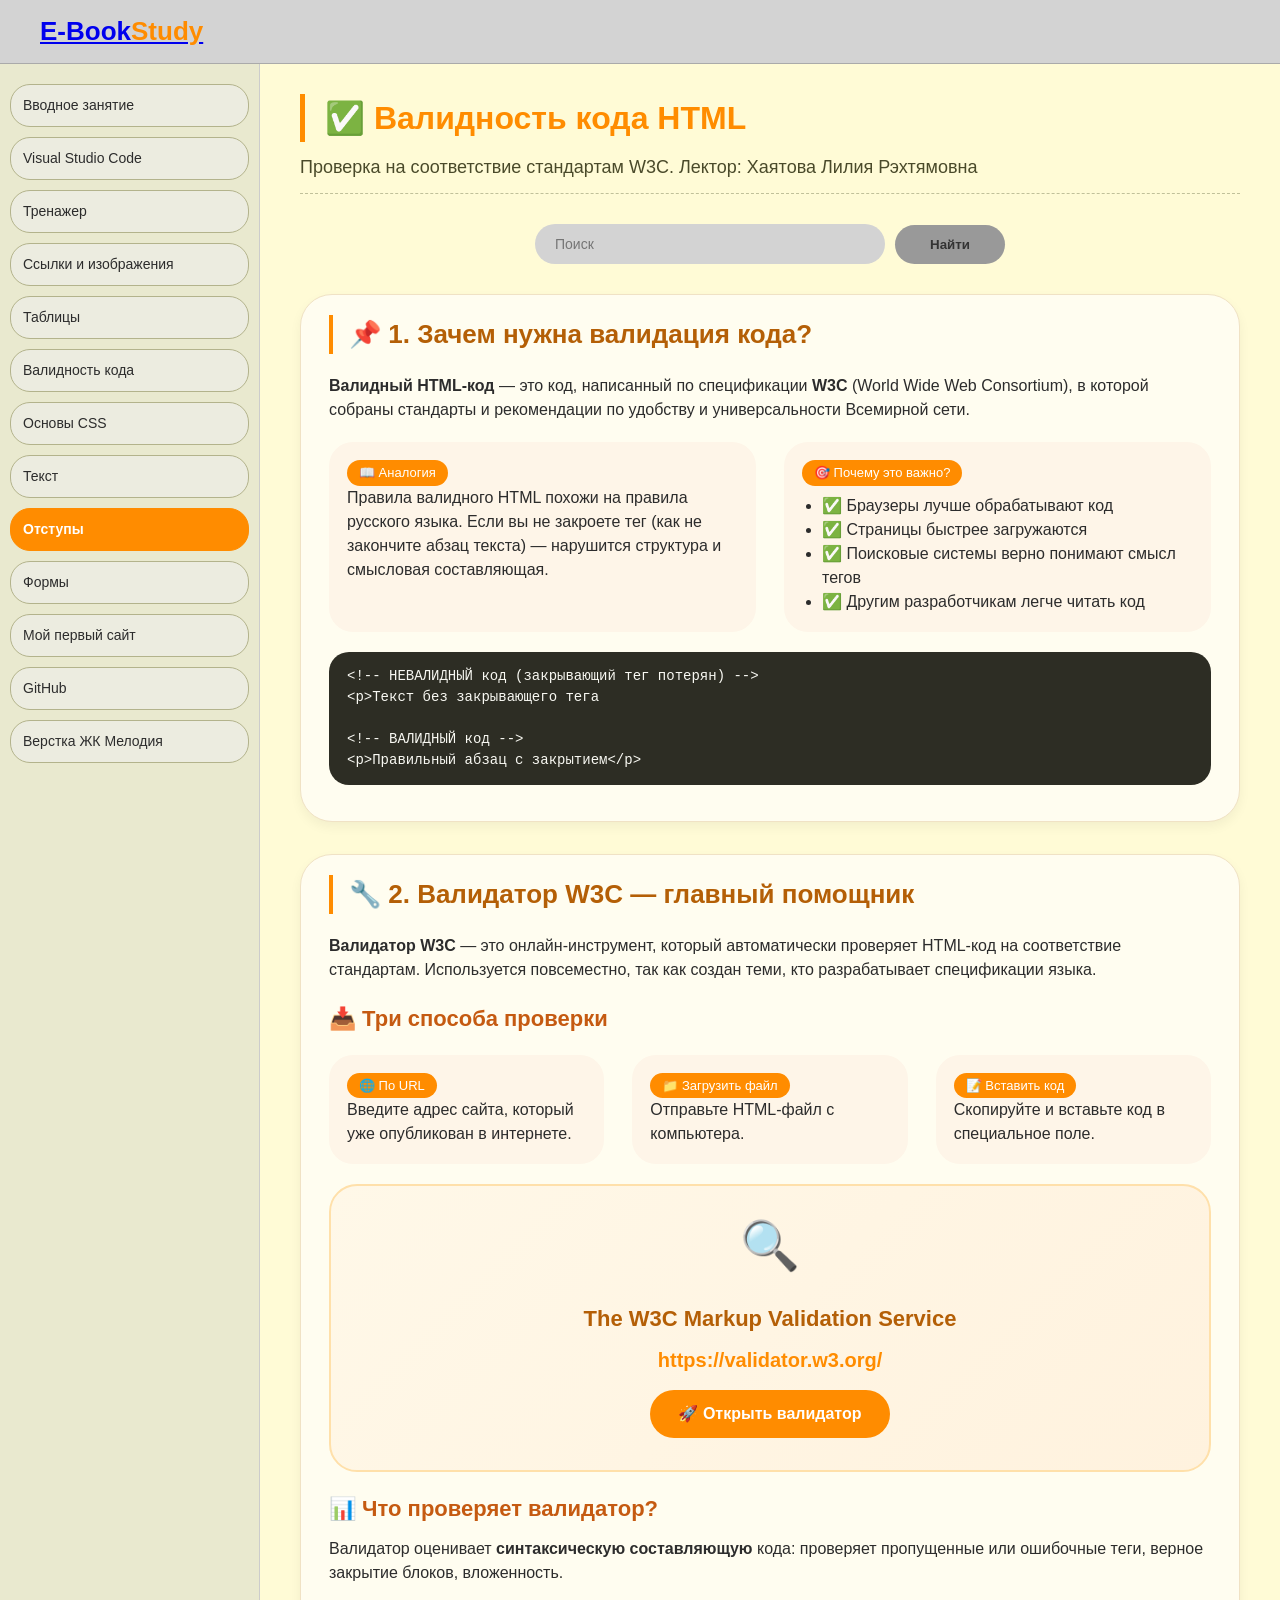
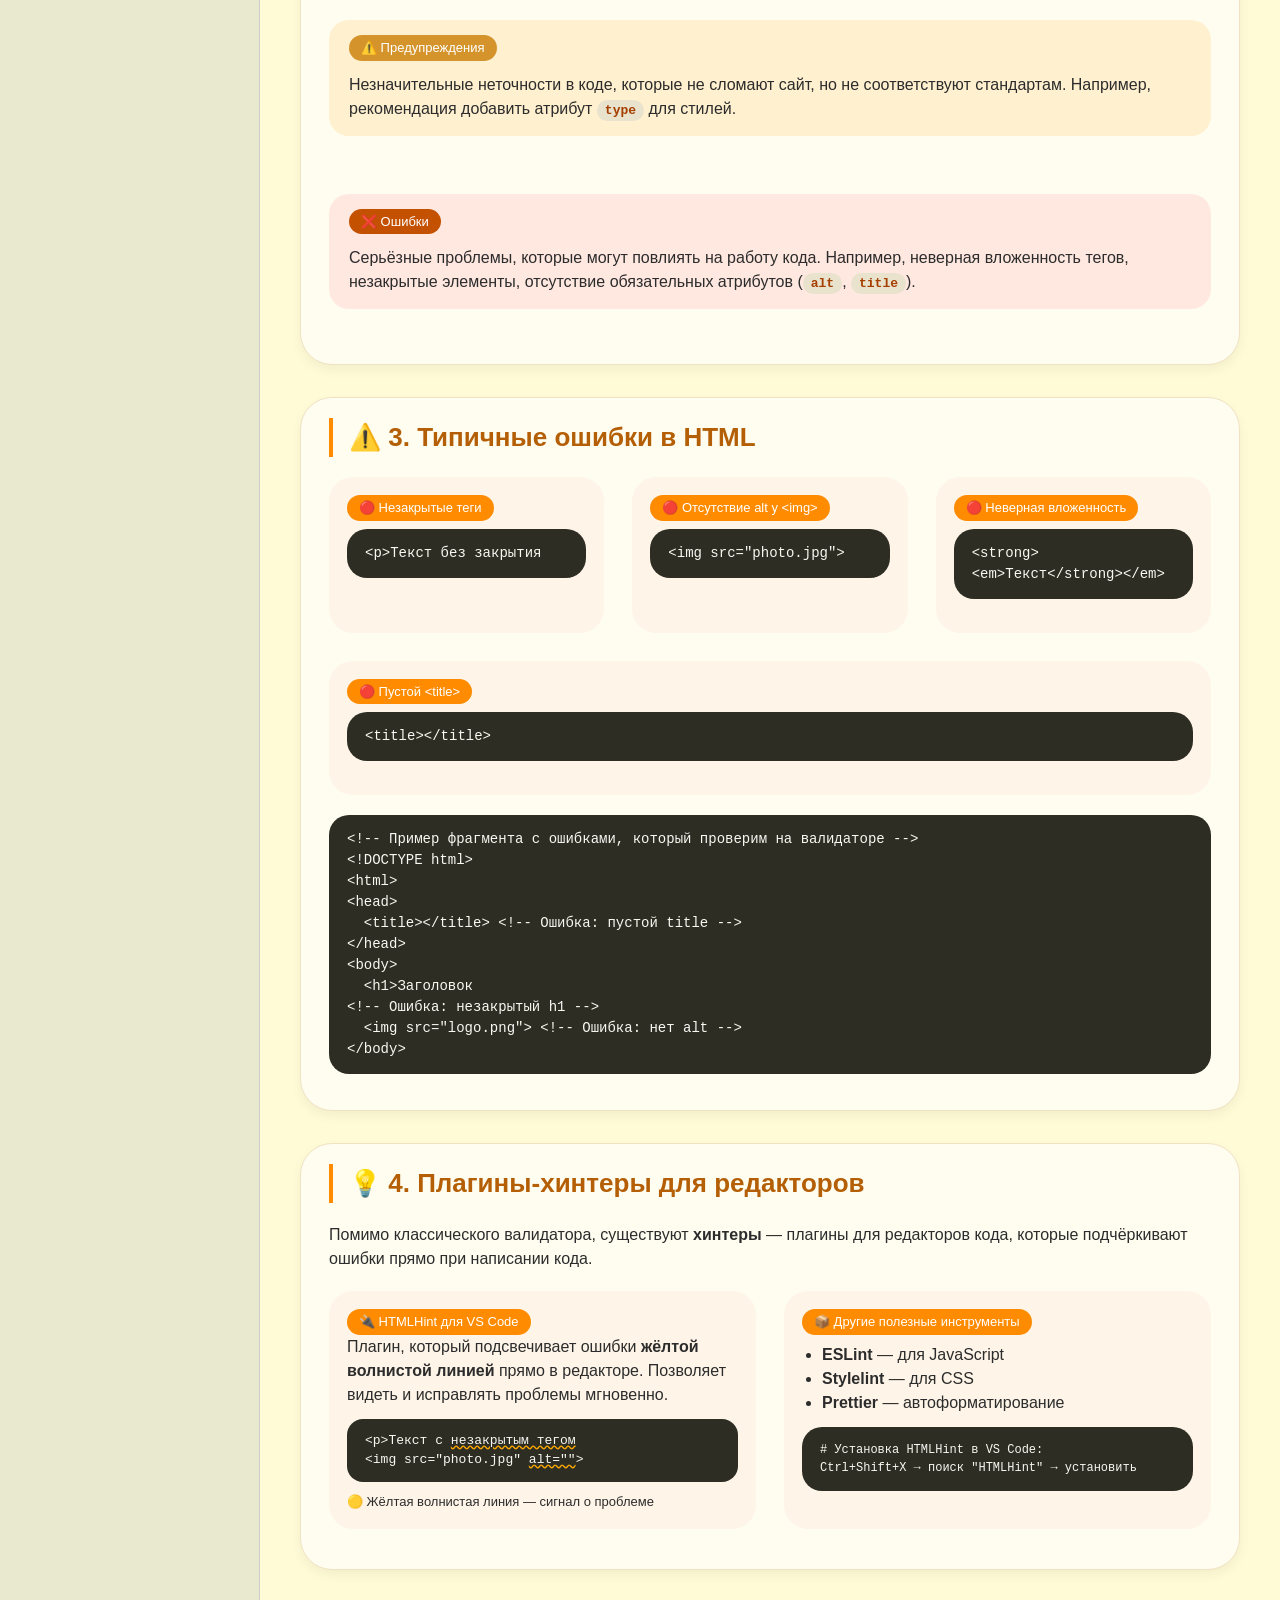
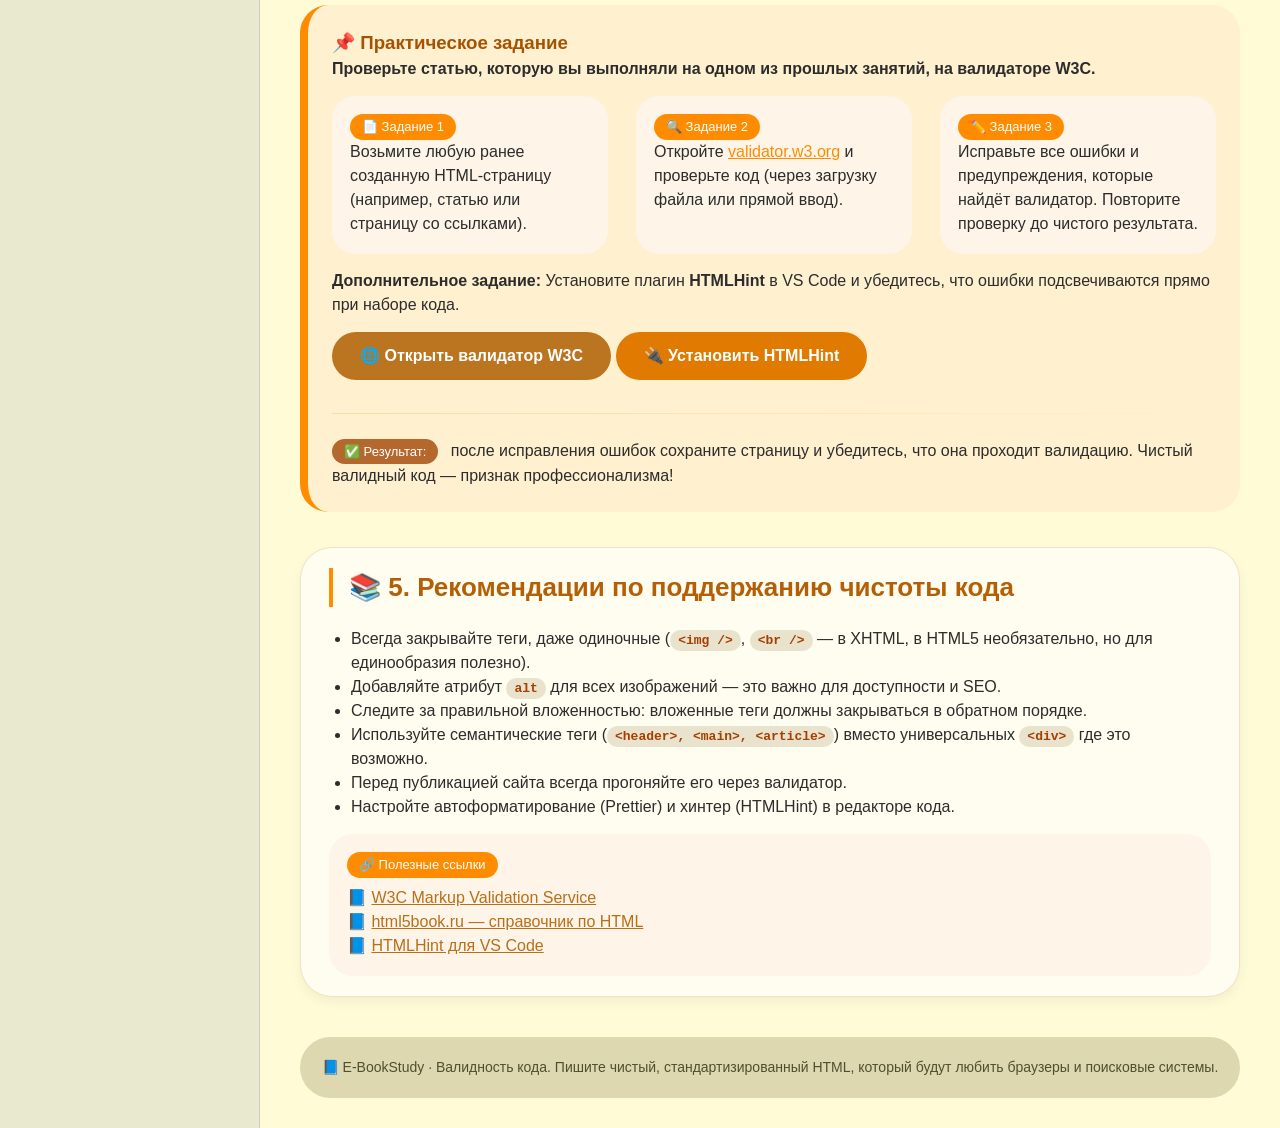
<file: validator.html>
<!DOCTYPE html>
<html lang="ru">
<head>
    <meta charset="UTF-8">
    <meta name="viewport" content="width=device-width, initial-scale=1.0">
    <title>Валидность кода | E-BookStudy</title>
    <style>
        /* Базовые стили — полное соответствие сайту */
        * {
            margin: 0;
            padding: 0;
            box-sizing: border-box;
        }

        body {
            font-family: 'Segoe UI', 'Arial', sans-serif;
            background-color: #FFFBD6;
            color: #2c2c2c;
            line-height: 1.5;
        }

        /* Шапка сайта */
        .header {
            background-color: #D3D3D3;
            display: flex;
            justify-content: space-between;
            align-items: center;
            padding: 12px 40px;
            border-bottom: 1px solid #aaa;
            flex-wrap: wrap;
        }
        .logo {
            font-size: 26px;
            font-weight: bold;
        }
        .logo span {
            color: #FF8C00;
        }
        .nav a {
            margin: 0 12px;
            text-decoration: none;
            color: #1e1e1e;
            font-weight: 500;
            transition: 0.2s;
        }
        .nav a:hover {
            color: #FF8C00;
        }
        .theme-icon {
            font-size: 24px;
            cursor: default;
        }

        /* Контейнер + боковое меню */
        .wrapper {
            display: flex;
            max-width: auto;
            margin: 0 auto;
            background: #FFFBD6;
        }

        .sidebar {
            width: 260px;
            background-color: #e9e9cf;
            border-right: 1px solid #ccc;
            padding: 20px 10px;
        }
        .sidebar-item {
            display: block;
            background: #ecece0;
            margin-bottom: 10px;
            padding: 10px 12px;
            border-radius: 20px;
            border: 1px solid #b3b38c;
            text-decoration: none;
            color: #2c2c2c;
            transition: 0.2s;
            font-size: 14px;
        }
        .sidebar-item.active {
            background: #FF8C00;
            color: white;
            font-weight: bold;
            border-color: #FF8C00;
        }
        .sidebar-item:hover {
            background: #FFD58C;
        }

        /* Основной контент */
        .main-content {
            flex: 1;
            padding: 30px 40px;
        }

        h1 {
            color: #FF8C00;
            font-size: 32px;
            margin-bottom: 12px;
            border-left: 5px solid #FF8C00;
            padding-left: 20px;
        }
        .desc {
            font-size: 18px;
            color: #4a4a2a;
            margin-bottom: 30px;
            border-bottom: 1px dashed #c0c09a;
            padding-bottom: 12px;
        }

        /* стили для блоков с теорией */
        .theory-block {
            background: #fffdf0;
            border-radius: 32px;
            padding: 20px 28px;
            margin-bottom: 32px;
            box-shadow: 0 5px 12px rgba(0,0,0,0.05);
            transition: 0.2s;
            border: 1px solid #f0e2c5;
        }
        .theory-block h2 {
            font-size: 26px;
            color: #b45f06;
            margin-bottom: 20px;
            display: flex;
            align-items: center;
            gap: 12px;
            border-left: 4px solid #FF8C00;
            padding-left: 16px;
        }
        .theory-block h3 {
            font-size: 22px;
            margin: 20px 0 12px 0;
            color: #c55a11;
        }
        .code-example {
            background: #2d2d24;
            color: #f8f8f2;
            padding: 14px 18px;
            border-radius: 20px;
            font-family: 'Courier New', monospace;
            margin: 16px 0;
            overflow-x: auto;
            font-size: 14px;
        }
        .inline-code {
            background: #e9e2cd;
            padding: 3px 8px;
            border-radius: 12px;
            font-family: monospace;
            font-weight: 600;
            color: #a53f00;
        }
        .two-columns {
            display: flex;
            flex-wrap: wrap;
            gap: 28px;
            margin: 20px 0;
        }
        .info-card {
            background: #fef5e8;
            border-radius: 24px;
            padding: 18px;
            flex: 1;
            min-width: 220px;
        }
        .badge {
            background: #FF8C00;
            color: white;
            border-radius: 30px;
            padding: 3px 12px;
            font-size: 13px;
            display: inline-block;
            margin-right: 8px;
        }
        .error-list {
            background: #ffe8e0;
            border-radius: 20px;
            padding: 15px 20px;
            margin: 15px 0;
        }
        .warning-list {
            background: #fff0cf;
            border-radius: 20px;
            padding: 15px 20px;
            margin: 15px 0;
        }
        .task-block {
            background: #fff0cf;
            border-radius: 28px;
            padding: 24px;
            margin: 35px 0;
            border-left: 8px solid #FF8C00;
        }
        .button-link {
            display: inline-block;
            background: #FF8C00;
            color: white;
            padding: 12px 28px;
            border-radius: 40px;
            text-decoration: none;
            font-weight: bold;
            margin: 15px 0 8px 0;
            transition: 0.2s;
        }
        .button-link:hover {
            background: #e07a00;
            transform: scale(1.02);
        }
        hr {
            margin: 25px 0;
            border: 0;
            height: 1px;
            background: linear-gradient(to right, #ffda9e, transparent);
        }
        footer {
            text-align: center;
            margin-top: 40px;
            padding: 20px;
            background: #ddd8b0;
            border-radius: 48px;
            font-size: 14px;
            color: #4f4f2f;
        }
        @media (max-width: 800px) {
            .wrapper {
                flex-direction: column;
            }
            .sidebar {
                width: 100%;
                display: flex;
                flex-wrap: wrap;
                gap: 8px;
            }
            .sidebar-item {
                width: auto;
                margin: 0;
            }
            .main-content {
                padding: 20px;
            }
        }
        .search-box {
            margin-bottom: 30px;
            display: flex;
            justify-content: center;
            align-items: center;
        }
        .search-input {
            width: 350px;
            padding: 12px 20px;
            border-radius: 25px;
            border: none;
            background-color: #D3D3D3;
            outline: none;
            font-size: 14px;
        }
        .btn-search {
            padding: 12px 35px;
            border-radius: 25px;
            border: none;
            background-color: #999;
            color: #333;
            cursor: pointer;
            margin-left: 10px;
            font-weight: bold;
        }
        .btn-search:hover {
            background-color: #888;
        }
        .highlight {
            background-color: #FFD700;
            color: black;
            border-radius: 2px;
        }
        .validator-card {
            background: linear-gradient(135deg, #fff8e8, #fff2de);
            border-radius: 28px;
            padding: 24px;
            text-align: center;
            border: 2px solid #ffe0aa;
            margin: 20px 0;
        }
        .validator-link {
            font-size: 20px;
            word-break: break-all;
        }
        .plugin-demo {
            background: #2d2d24;
            border-radius: 16px;
            padding: 12px 18px;
            color: #f8f8f2;
            font-family: monospace;
            position: relative;
        }
        .wavy-error {
            text-decoration: underline;
            text-decoration-color: #ffaa00;
            text-decoration-style: wavy;
        }
    </style>
</head>
<body>
    <header class="header">
        <div class="logo"> <a href="index.html"> E-Book<span>Study</span></a></div>
        <div class="theme-icon"></div>
    </header>

    <div class="wrapper">
        <!-- Боковое меню — как в предыдущих работах -->
        <aside class="sidebar">
            <a href="intro.html" class="sidebar-item">Вводное занятие</a>
            <a href="vscode.html" class="sidebar-item">Visual Studio Code</a>
            <a href="practice.html" class="sidebar-item">Тренажер</a>
            <a href="links.html" class="sidebar-item">Ссылки и изображения</a>
            <a href="tables.html" class="sidebar-item">Таблицы</a>
            <a href="validator.html" class="sidebar-item">Валидность кода</a>
            <a href="css.html" class="sidebar-item">Основы CSS</a>
            <a href="text.html" class="sidebar-item">Текст</a>
            <a href="margins.html" class="sidebar-item active">Отступы</a>
            <a href="forms.html" class="sidebar-item">Формы</a>
            <a href="website.html" class="sidebar-item">Мой первый сайт</a>
            <a href="github.html" class="sidebar-item">GitHub</a>
            <a href="melodia.html" class="sidebar-item">Верстка ЖК Мелодия</a>
        </aside>

        <main class="main-content">
            <h1>✅ Валидность кода HTML</h1>
            <p class="desc">Проверка на соответствие стандартам W3C. Лектор: Хаятова Лилия Рэхтямовна</p>
            <div class="search-box">
                <input type="text" class="search-input" placeholder="Поиск">
                <button class="btn-search">Найти</button>
            </div>

            <!-- 1. Зачем нужна валидация -->
            <div class="theory-block">
                <h2>📌 1. Зачем нужна валидация кода?</h2>
                <p><strong>Валидный HTML-код</strong> — это код, написанный по спецификации <strong>W3C</strong> (World Wide Web Consortium), в которой собраны стандарты и рекомендации по удобству и универсальности Всемирной сети.</p>
                <div class="two-columns">
                    <div class="info-card">
                        <span class="badge">📖 Аналогия</span>
                        <p>Правила валидного HTML похожи на правила русского языка. Если вы не закроете тег (как не закончите абзац текста) — нарушится структура и смысловая составляющая.</p>
                    </div>
                    <div class="info-card">
                        <span class="badge">🎯 Почему это важно?</span>
                        <ul style="margin-left: 20px; margin-top: 8px;">
                            <li>✅ Браузеры лучше обрабатывают код</li>
                            <li>✅ Страницы быстрее загружаются</li>
                            <li>✅ Поисковые системы верно понимают смысл тегов</li>
                            <li>✅ Другим разработчикам легче читать код</li>
                        </ul>
                    </div>
                </div>
                <div class="code-example">
                    &lt;!-- НЕВАЛИДНЫЙ код (закрывающий тег потерян) --&gt;<br>
                    &lt;p&gt;Текст без закрывающего тега<br><br>
                    &lt;!-- ВАЛИДНЫЙ код --&gt;<br>
                    &lt;p&gt;Правильный абзац с закрытием&lt;/p&gt;
                </div>
            </div>

            <!-- 2. Валидатор W3C -->
            <div class="theory-block">
                <h2>🔧 2. Валидатор W3C — главный помощник</h2>
                <p><strong>Валидатор W3C</strong> — это онлайн-инструмент, который автоматически проверяет HTML-код на соответствие стандартам. Используется повсеместно, так как создан теми, кто разрабатывает спецификации языка.</p>
                
                <h3>📥 Три способа проверки</h3>
                <div class="two-columns">
                    <div class="info-card">
                        <span class="badge">🌐 По URL</span>
                        <p>Введите адрес сайта, который уже опубликован в интернете.</p>
                    </div>
                    <div class="info-card">
                        <span class="badge">📁 Загрузить файл</span>
                        <p>Отправьте HTML-файл с компьютера.</p>
                    </div>
                    <div class="info-card">
                        <span class="badge">📝 Вставить код</span>
                        <p>Скопируйте и вставьте код в специальное поле.</p>
                    </div>
                </div>

                <div class="validator-card">
                    <div style="font-size: 48px; margin-bottom: 10px;">🔍</div>
                    <h3 style="color: #b45f06; margin-bottom: 10px;">The W3C Markup Validation Service</h3>
                    <p class="validator-link"><a href="https://validator.w3.org/" target="_blank" style="color: #FF8C00; text-decoration: none; font-weight: bold;">https://validator.w3.org/</a></p>
                    <a href="https://validator.w3.org/" target="_blank" class="button-link" style="margin-top: 15px; display: inline-block;">🚀 Открыть валидатор</a>
                </div>

                <h3>📊 Что проверяет валидатор?</h3>
                <p>Валидатор оценивает <strong>синтаксическую составляющую</strong> кода: проверяет пропущенные или ошибочные теги, верное закрытие блоков, вложенность.</p>
                
                <div class="two-columns">
                    <div class="warning-list">
                        <span class="badge" style="background: #d4942b;">⚠️ Предупреждения</span>
                        <p style="margin-top: 12px;">Незначительные неточности в коде, которые не сломают сайт, но не соответствуют стандартам. Например, рекомендация добавить атрибут <span class="inline-code">type</span> для стилей.</p>
                    </div>
                    <div class="error-list">
                        <span class="badge" style="background: #c45100;">❌ Ошибки</span>
                        <p style="margin-top: 12px;">Серьёзные проблемы, которые могут повлиять на работу кода. Например, неверная вложенность тегов, незакрытые элементы, отсутствие обязательных атрибутов (<span class="inline-code">alt</span>, <span class="inline-code">title</span>).</p>
                    </div>
                </div>
            </div>

            <!-- 3. Типичные ошибки -->
            <div class="theory-block">
                <h2>⚠️ 3. Типичные ошибки в HTML</h2>
                <div class="two-columns">
                    <div class="info-card">
                        <span class="badge">🔴 Незакрытые теги</span>
                        <div class="code-example" style="margin-top: 8px;">
                            &lt;p&gt;Текст без закрытия
                        </div>
                    </div>
                    <div class="info-card">
                        <span class="badge">🔴 Отсутствие alt у &lt;img&gt;</span>
                        <div class="code-example" style="margin-top: 8px;">
                            &lt;img src="photo.jpg"&gt;
                        </div>
                    </div>
                    <div class="info-card">
                        <span class="badge">🔴 Неверная вложенность</span>
                        <div class="code-example" style="margin-top: 8px;">
                            &lt;strong&gt;&lt;em&gt;Текст&lt;/strong&gt;&lt;/em&gt;
                        </div>
                    </div>
                    <div class="info-card">
                        <span class="badge">🔴 Пустой &lt;title&gt;</span>
                        <div class="code-example" style="margin-top: 8px;">
                            &lt;title&gt;&lt;/title&gt;
                        </div>
                    </div>
                </div>
                <div class="code-example">
                    &lt;!-- Пример фрагмента с ошибками, который проверим на валидаторе --&gt;<br>
                    &lt;!DOCTYPE html&gt;<br>
                    &lt;html&gt;<br>
                    &lt;head&gt;<br>
                    &nbsp;&nbsp;&lt;title&gt;&lt;/title&gt;  &lt;!-- Ошибка: пустой title --&gt;<br>
                    &lt;/head&gt;<br>
                    &lt;body&gt;<br>
                    &nbsp;&nbsp;&lt;h1&gt;Заголовок<br>  &lt;!-- Ошибка: незакрытый h1 --&gt;<br>
                    &nbsp;&nbsp;&lt;img src="logo.png"&gt;  &lt;!-- Ошибка: нет alt --&gt;<br>
                    &lt;/body&gt;
                </div>
            </div>

            <!-- 4. Плагины-хинтеры (HTMLHint) -->
            <div class="theory-block">
                <h2>💡 4. Плагины-хинтеры для редакторов</h2>
                <p>Помимо классического валидатора, существуют <strong>хинтеры</strong> — плагины для редакторов кода, которые подчёркивают ошибки прямо при написании кода.</p>
                <div class="two-columns">
                    <div class="info-card">
                        <span class="badge">🔌 HTMLHint для VS Code</span>
                        <p>Плагин, который подсвечивает ошибки <strong>жёлтой волнистой линией</strong> прямо в редакторе. Позволяет видеть и исправлять проблемы мгновенно.</p>
                        <div class="plugin-demo" style="margin-top: 12px;">
                            &lt;p&gt;Текст с <span class="wavy-error">незакрытым тегом</span><br>
                            &lt;img src="photo.jpg" <span class="wavy-error">alt=""</span>&gt;
                        </div>
                        <p style="margin-top: 10px; font-size: 13px;">🟡 Жёлтая волнистая линия — сигнал о проблеме</p>
                    </div>
                    <div class="info-card">
                        <span class="badge">📦 Другие полезные инструменты</span>
                        <ul style="margin-left: 20px; margin-top: 8px;">
                            <li><strong>ESLint</strong> — для JavaScript</li>
                            <li><strong>Stylelint</strong> — для CSS</li>
                            <li><strong>Prettier</strong> — автоформатирование</li>
                        </ul>
                        <div class="code-example" style="margin-top: 12px; font-size: 12px;">
                            # Установка HTMLHint в VS Code:<br>
                            Ctrl+Shift+X → поиск "HTMLHint" → установить
                        </div>
                    </div>
                </div>
            </div>

            <!-- 5. Практическое задание -->
            <div class="task-block">
                <h3 style="color:#a55302; margin-top:0;">📌 Практическое задание</h3>
                <p><strong>Проверьте статью, которую вы выполняли на одном из прошлых занятий, на валидаторе W3C.</strong></p>
                <div class="two-columns" style="margin: 15px 0;">
                    <div class="info-card">
                        <span class="badge">📄 Задание 1</span>
                        <p>Возьмите любую ранее созданную HTML-страницу (например, статью или страницу со ссылками).</p>
                    </div>
                    <div class="info-card">
                        <span class="badge">🔍 Задание 2</span>
                        <p>Откройте <a href="https://validator.w3.org/" target="_blank" style="color:#FF8C00;">validator.w3.org</a> и проверьте код (через загрузку файла или прямой ввод).</p>
                    </div>
                    <div class="info-card">
                        <span class="badge">✏️ Задание 3</span>
                        <p>Исправьте все ошибки и предупреждения, которые найдёт валидатор. Повторите проверку до чистого результата.</p>
                    </div>
                </div>
                <p><strong>Дополнительное задание:</strong> Установите плагин <strong>HTMLHint</strong> в VS Code и убедитесь, что ошибки подсвечиваются прямо при наборе кода.</p>
                <a href="https://validator.w3.org/" target="_blank" class="button-link" style="background:#bb741f;">🌐 Открыть валидатор W3C</a>
                <a href="#" class="button-link" style="background:#e07a00;" onclick="alert('Установите HTMLHint в VS Code через панель расширений (Ctrl+Shift+X)'); return false;">🔌 Установить HTMLHint</a>
                <hr>
                <p><span class="badge" style="background:#b4682d;">✅ Результат:</span> после исправления ошибок сохраните страницу и убедитесь, что она проходит валидацию. Чистый валидный код — признак профессионализма!</p>
            </div>

            <!-- 6. Дополнительные рекомендации -->
            <div class="theory-block">
                <h2>📚 5. Рекомендации по поддержанию чистоты кода</h2>
                <ul style="margin-left: 22px;">
                    <li>Всегда закрывайте теги, даже одиночные (<span class="inline-code">&lt;img /&gt;</span>, <span class="inline-code">&lt;br /&gt;</span> — в XHTML, в HTML5 необязательно, но для единообразия полезно).</li>
                    <li>Добавляйте атрибут <span class="inline-code">alt</span> для всех изображений — это важно для доступности и SEO.</li>
                    <li>Следите за правильной вложенностью: вложенные теги должны закрываться в обратном порядке.</li>
                    <li>Используйте семантические теги (<span class="inline-code">&lt;header&gt;, &lt;main&gt;, &lt;article&gt;</span>) вместо универсальных <span class="inline-code">&lt;div&gt;</span> где это возможно.</li>
                    <li>Перед публикацией сайта всегда прогоняйте его через валидатор.</li>
                    <li>Настройте автоформатирование (Prettier) и хинтер (HTMLHint) в редакторе кода.</li>
                </ul>
                <div class="info-card" style="margin-top: 15px;">
                    <span class="badge">🔗 Полезные ссылки</span>
                    <p style="margin-top: 8px;">
                        📘 <a href="https://validator.w3.org/" target="_blank" style="color:#b86f1a;">W3C Markup Validation Service</a><br>
                        📘 <a href="https://html5book.ru/html-html5/" target="_blank" style="color:#b86f1a;">html5book.ru — справочник по HTML</a><br>
                        📘 <a href="https://marketplace.visualstudio.com/items?itemName=mkaufman.HTMLHint" target="_blank" style="color:#b86f1a;">HTMLHint для VS Code</a>
                    </p>
                </div>
            </div>

            <footer>
                📘 E-BookStudy · Валидность кода. Пишите чистый, стандартизированный HTML, который будут любить браузеры и поисковые системы.
            </footer>
        </main>
    </div>

    <script>
        // Простая функция поиска и подсветки (как на других страницах)
        function performSearch(inputElement, container) {
            if (!inputElement || !container) return;
            const query = inputElement.value.trim();
            removeHighlights();
            if (query === "") return;

            const regex = new RegExp(`(${query.replace(/[.*+?^${}()|[\]\\]/g, '\\$&')})`, 'gi');
            const walker = document.createTreeWalker(container, NodeFilter.SHOW_TEXT, null, false);
            let node;
            const nodesToReplace = [];

            while (node = walker.nextNode()) {
                if (node.parentNode.tagName === 'SCRIPT' ||
                    node.parentNode.tagName === 'STYLE' ||
                    node.parentNode.tagName === 'INPUT' ||
                    node.parentNode.tagName === 'TEXTAREA') continue;

                if (node.textContent.toLowerCase().includes(query.toLowerCase())) {
                    nodesToReplace.push(node);
                }
            }

            nodesToReplace.forEach(node => {
                const span = document.createElement('span');
                span.innerHTML = node.textContent.replace(regex, '<mark class="highlight">$1</mark>');
                node.parentNode.replaceChild(span, node);
            });

            const firstResult = container.querySelector('.highlight');
            if (firstResult) {
                firstResult.scrollIntoView({ behavior: 'smooth', block: 'center' });
            } else {
                alert("Ничего не найдено");
            }
        }

        function removeHighlights() {
            document.querySelectorAll('.highlight').forEach(h => {
                const parent = h.parentNode;
                const text = parent.textContent;
                const textNode = document.createTextNode(text);
                parent.replaceWith(textNode);
            });
        }

        document.addEventListener('DOMContentLoaded', () => {
            const main = document.querySelector('.main-content');
            if (!main) return;

            document.querySelectorAll('.btn-search').forEach(btn => {
                btn.addEventListener('click', (e) => {
                    const searchBox = btn.closest('.search-box');
                    const input = searchBox.querySelector('.search-input');
                    performSearch(input, main);
                });
            });

            document.querySelectorAll('.search-input').forEach(input => {
                input.addEventListener('keypress', (e) => {
                    if (e.key === 'Enter') {
                        const searchBox = input.closest('.search-box');
                        const btn = searchBox.querySelector('.btn-search');
                        if (btn) btn.click();
                    }
                });
            });
        });
    </script>
</body>
</html>
</file>
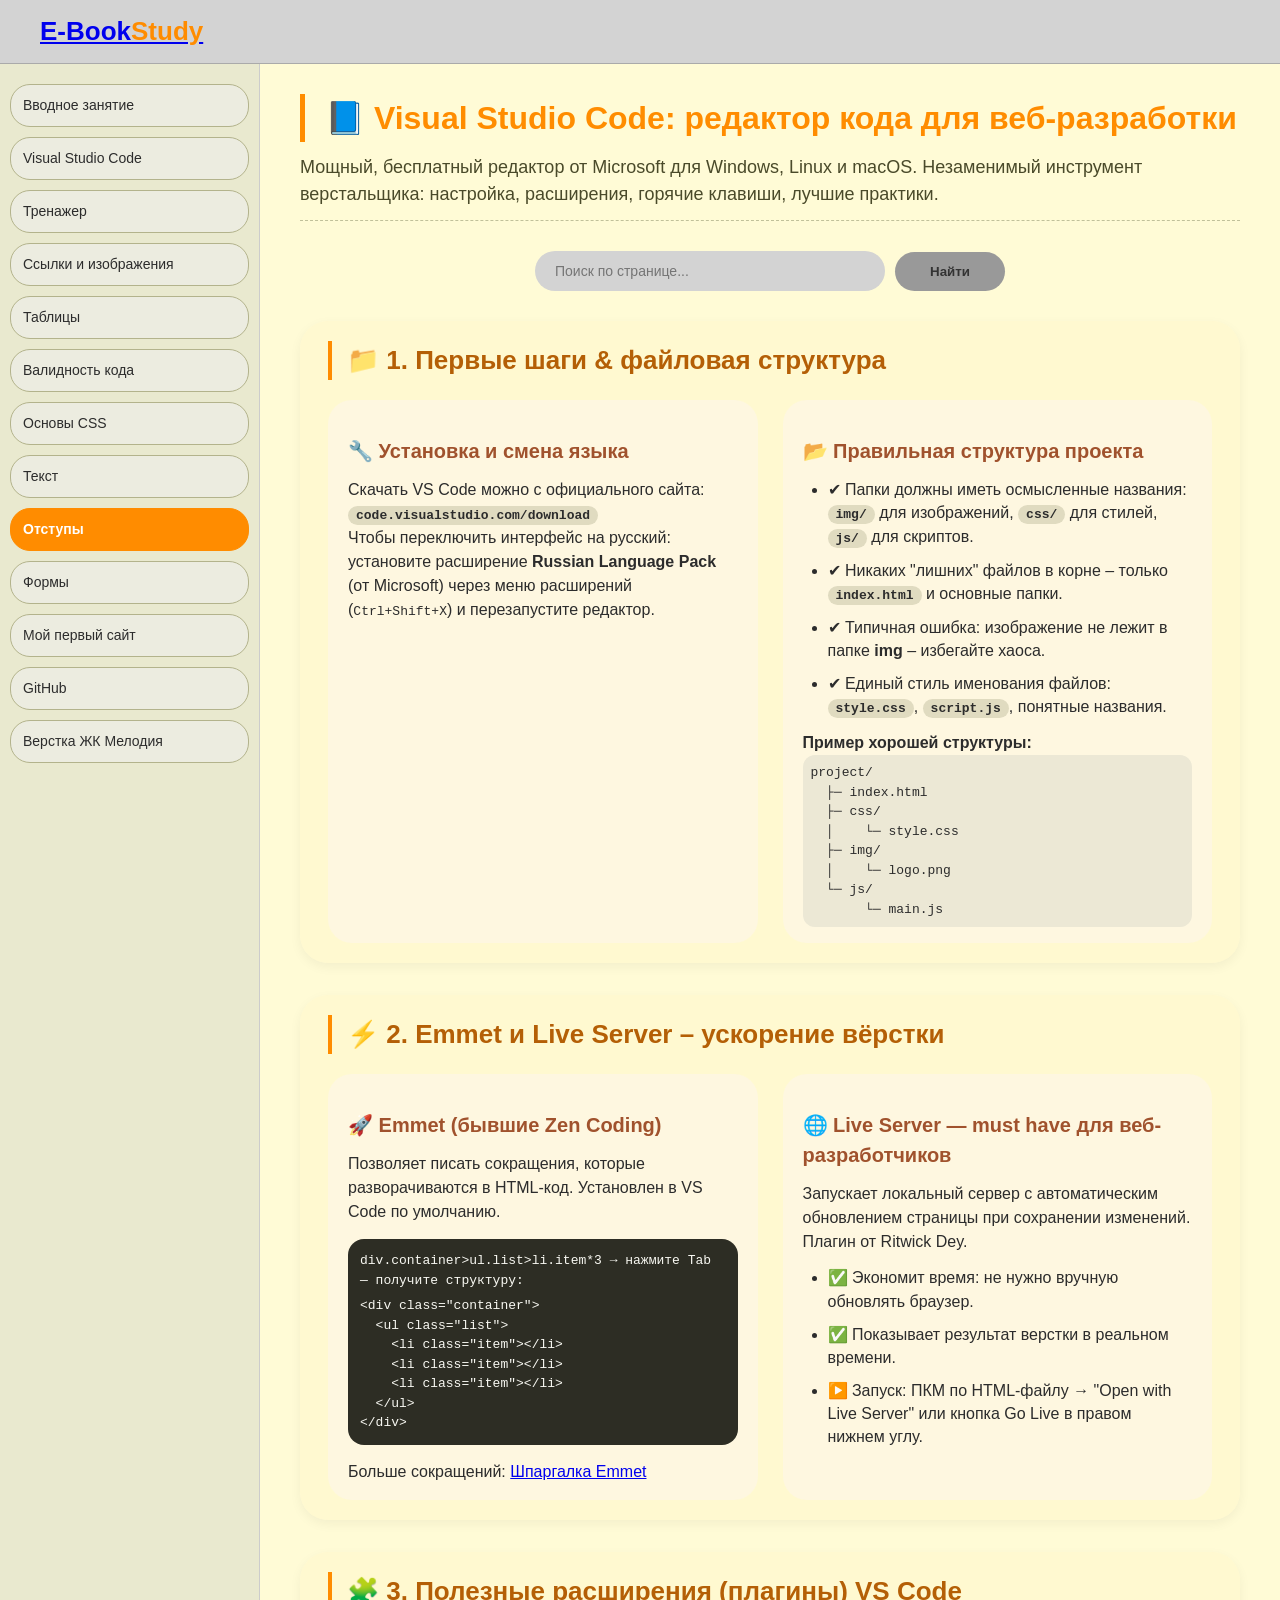
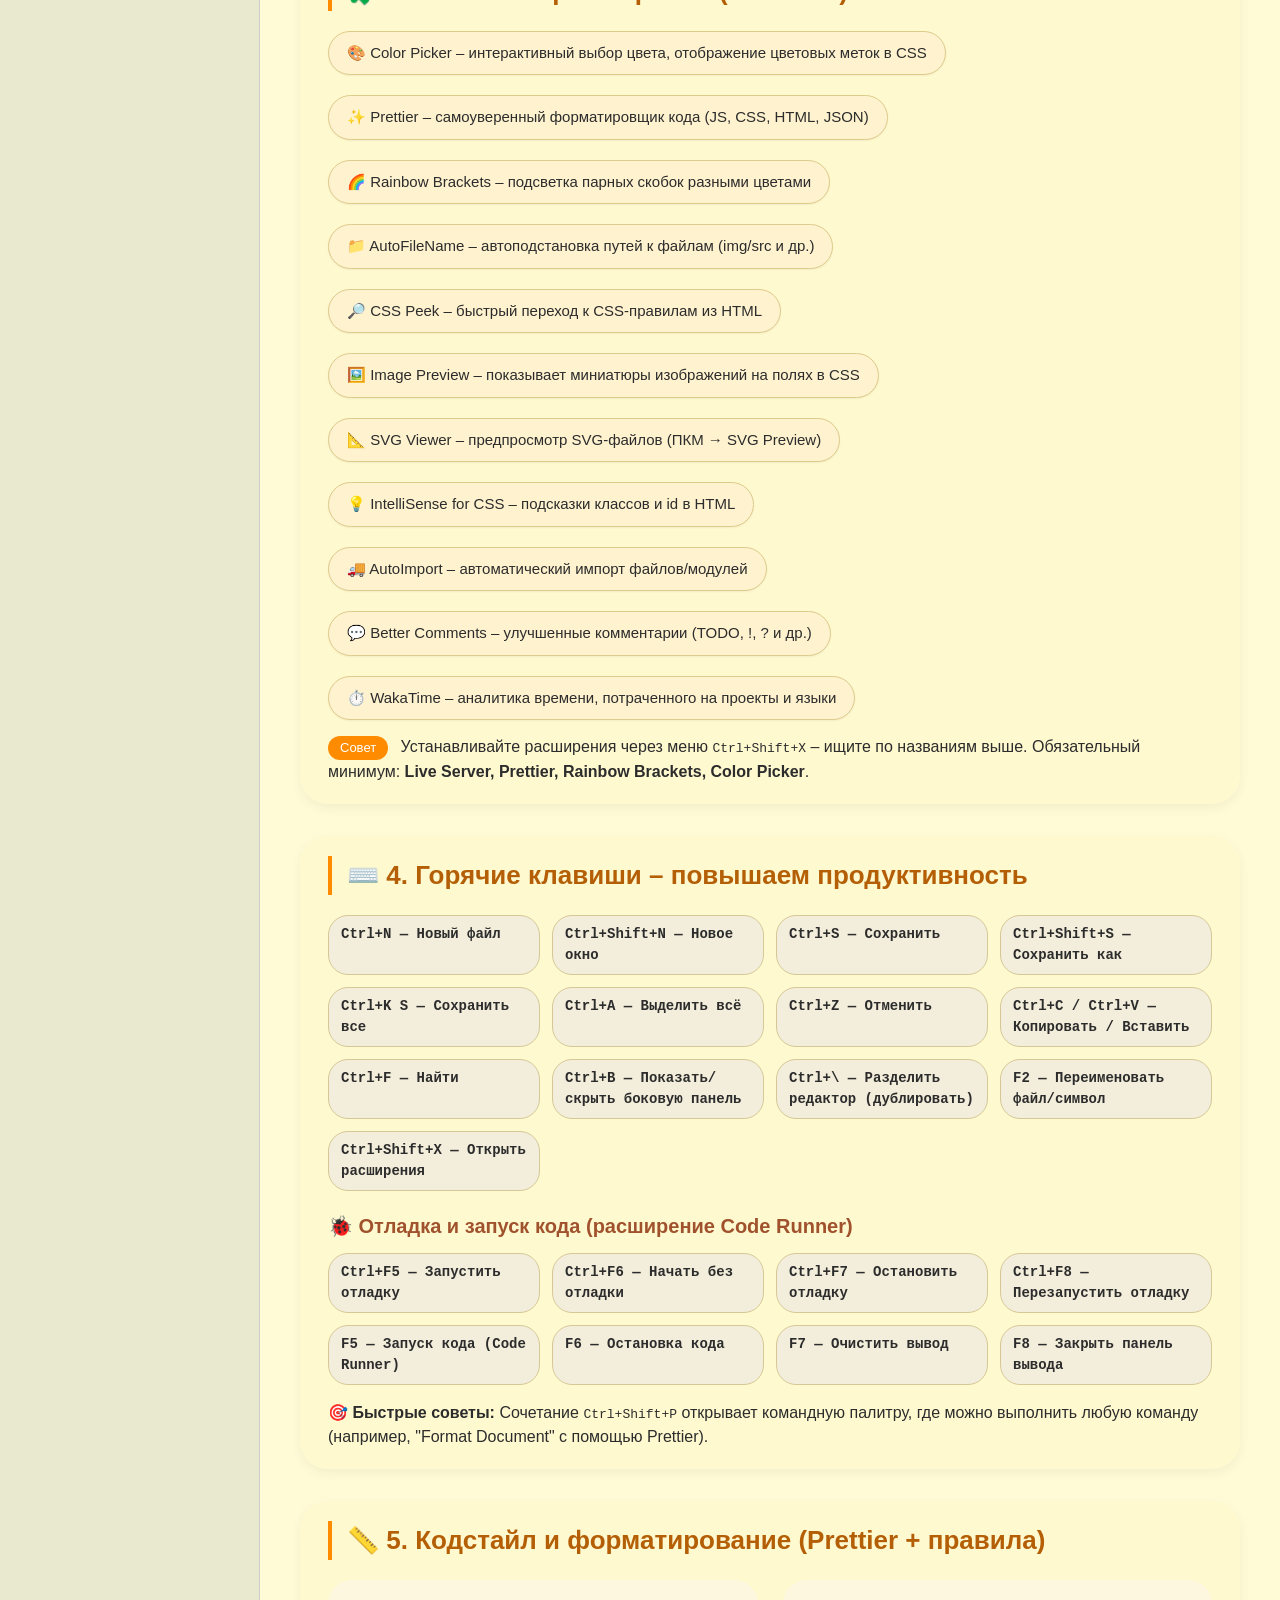
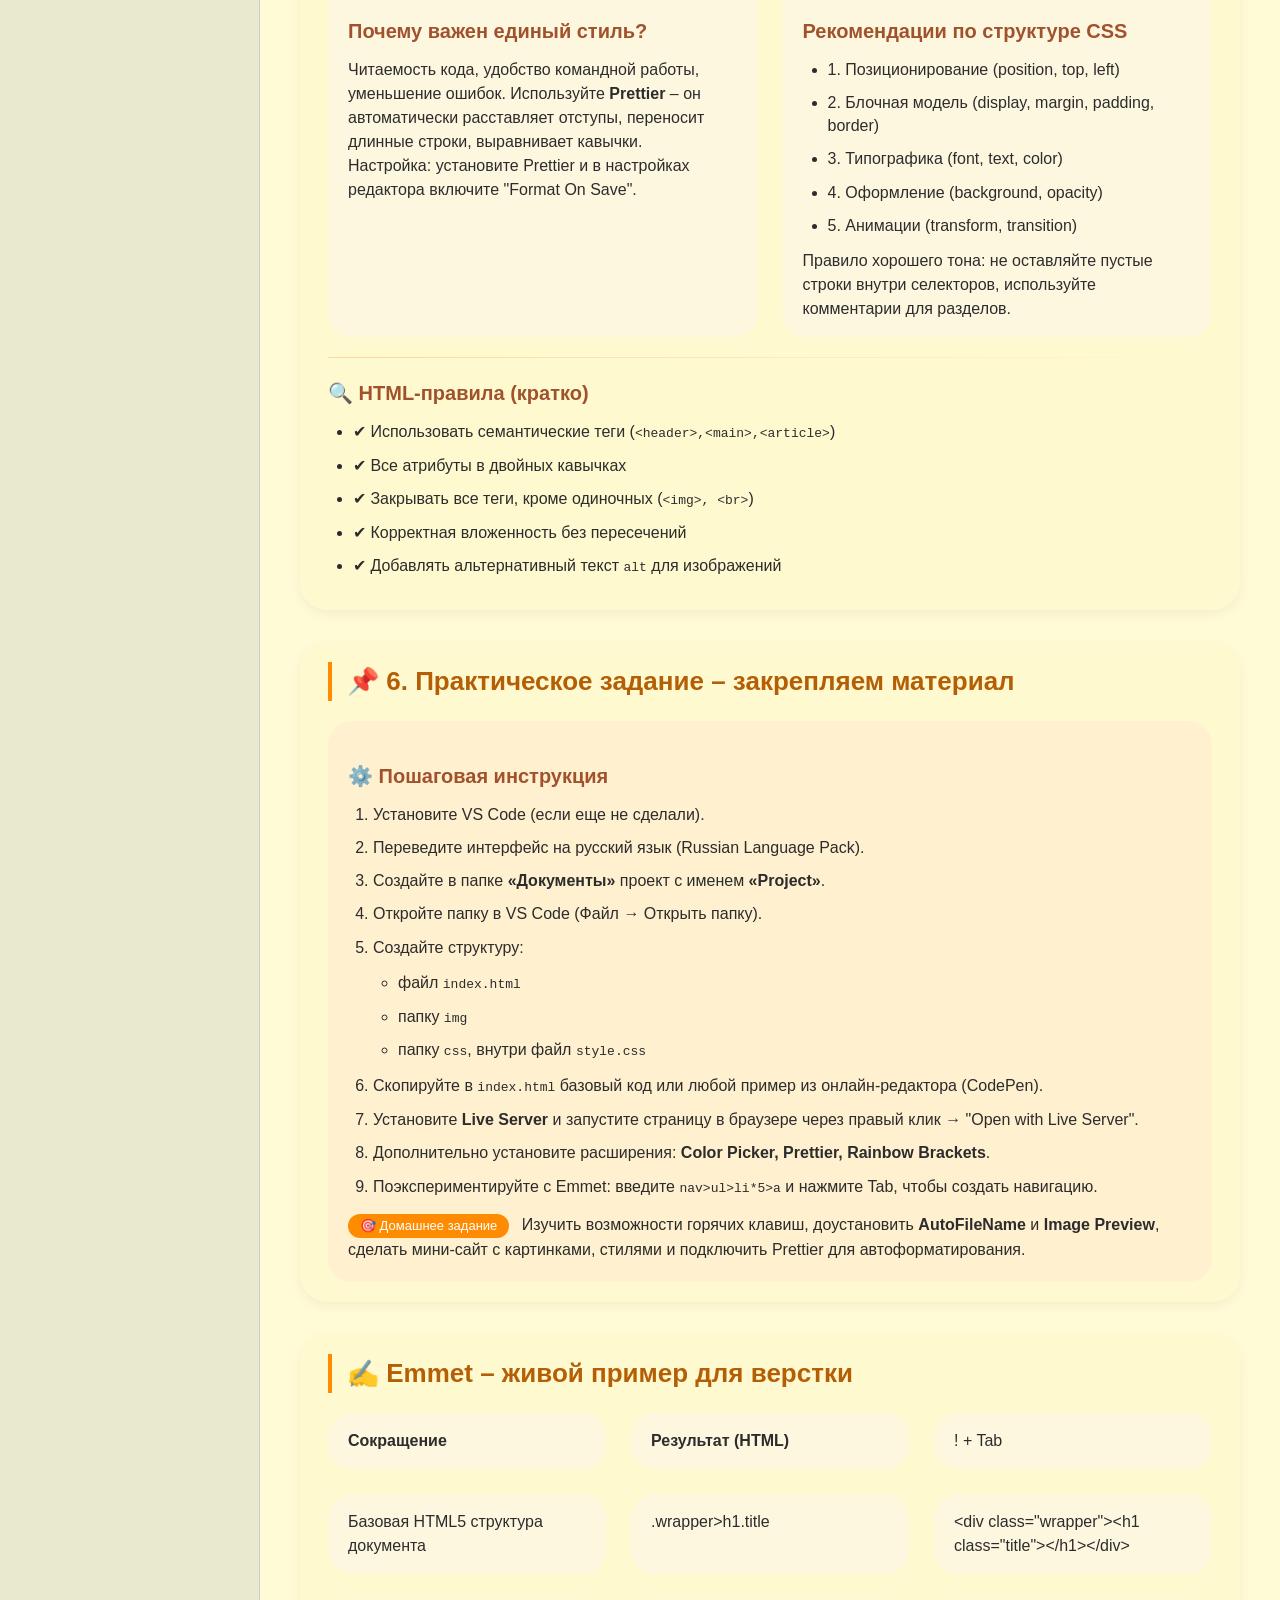
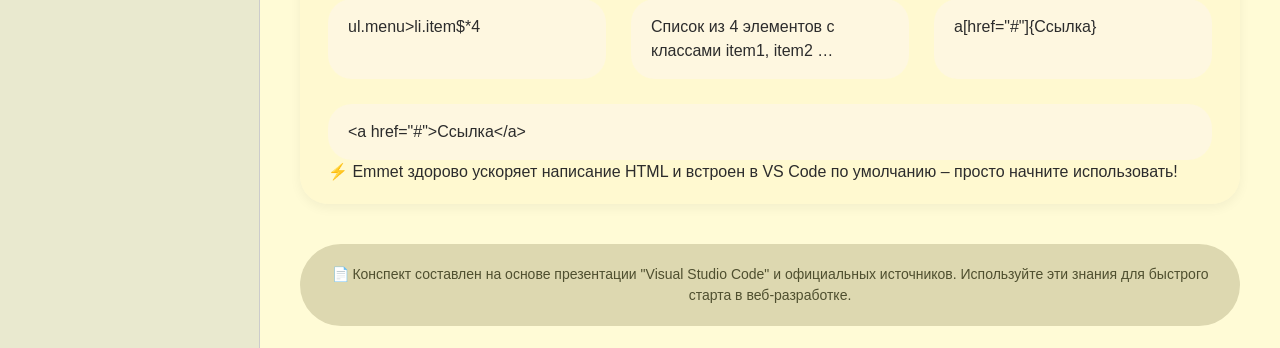
<file: vscode.html>
<!DOCTYPE html>
<html lang="ru">
<head>
    <meta charset="UTF-8">
    <meta name="viewport" content="width=device-width, initial-scale=1.0">
    <title>Конспект: Visual Studio Code | E-BookStudy</title>
    <style>
        /* Базовые стили в стиле остального сайта */
        * {
            margin: 0;
            padding: 0;
            box-sizing: border-box;
        }

        body {
            font-family: 'Segoe UI', Tahoma, Geneva, Verdana, sans-serif;
            background-color: #FFFBD6;
            color: #2c2c2c;
            line-height: 1.5;
        }

        /* Шапка */
        .header {
            background-color: #D3D3D3;
            display: flex;
            justify-content: space-between;
            align-items: center;
            padding: 12px 40px;
            border-bottom: 1px solid #aaa;
            flex-wrap: wrap;
        }
        .logo {
            font-size: 26px;
            font-weight: bold;
        }
        .logo span {
            color: #FF8C00;
        }
        .nav a {
            margin: 0 12px;
            text-decoration: none;
            color: #1e1e1e;
            font-weight: 500;
        }
        .theme-icon {
            font-size: 24px;
            cursor: default;
        }

        /* Обертка */
        .wrapper {
            display: flex;
            max-width: auto;
            margin: 0 auto;
            background: #FFFBD6;
        }

        /* Боковое меню */
        .sidebar {
            width: 260px;
            background-color: #e9e9cf;
            border-right: 1px solid #ccc;
            padding: 20px 10px;
        }
        .sidebar-item {
            display: block;
            background: #ecece0;
            margin-bottom: 10px;
            padding: 10px 12px;
            border-radius: 20px;
            border: 1px solid #b3b38c;
            text-decoration: none;
            color: #2c2c2c;
            transition: 0.2s;
            font-size: 14px;
        }
        .sidebar-item.active {
            background: #FF8C00;
            color: white;
            font-weight: bold;
            border-color: #FF8C00;
        }
        .sidebar-item:hover {
            background: #FFD58C;
        }

        /* Основной контент */
        .main-content {
            flex: 1;
            padding: 30px 40px;
        }
        h1 {
            color: #FF8C00;
            font-size: 32px;
            margin-bottom: 12px;
            border-left: 5px solid #FF8C00;
            padding-left: 20px;
        }
        .desc {
            font-size: 18px;
            color: #4a4a2a;
            margin-bottom: 30px;
            border-bottom: 1px dashed #c0c09a;
            padding-bottom: 12px;
        }

        /* Стили для поисковой строки */
        .search-box {
            margin-bottom: 30px;
            display: flex;
            justify-content: center;
            align-items: center;
        }
        .search-input {
            width: 350px;
            padding: 12px 20px;
            border-radius: 25px;
            border: none;
            background-color: #D3D3D3;
            outline: none;
            font-size: 14px;
        }
        .btn-search {
            padding: 12px 35px;
            border-radius: 25px;
            border: none;
            background-color: #999;
            color: #333;
            cursor: pointer;
            margin-left: 10px;
            font-weight: bold;
            transition: 0.2s;
        }
        .btn-search:hover {
            background-color: #888;
        }
        .highlight {
            background-color: #FFD700;
            color: black;
            border-radius: 2px;
        }

        /* карточки / секции */
        .section-card {
            background: rgba(255, 248, 205, 0.7);
            border-radius: 28px;
            padding: 20px 28px;
            margin-bottom: 32px;
            box-shadow: 0 4px 12px rgba(0,0,0,0.05);
            transition: 0.2s;
        }
        .section-card h2 {
            font-size: 26px;
            color: #b45f06;
            margin-bottom: 20px;
            display: flex;
            align-items: center;
            gap: 12px;
            border-left: 4px solid #FF8C00;
            padding-left: 15px;
        }
        .section-card h3 {
            font-size: 20px;
            margin: 20px 0 12px 0;
            color: #a0522d;
        }
        .grid-list {
            display: flex;
            flex-wrap: wrap;
            gap: 20px;
            margin: 15px 0;
        }
        .list-badge {
            background: #fff2cf;
            padding: 10px 18px;
            border-radius: 60px;
            font-size: 15px;
            border: 1px solid #decb8b;
            box-shadow: 0 1px 2px rgba(0,0,0,0.05);
        }
        ul, .custom-list {
            margin: 12px 0 12px 25px;
        }
        li {
            margin: 10px 0;
            line-height: 1.45;
        }
        .badge-sm {
            background: #FF8C00;
            color: white;
            border-radius: 30px;
            padding: 2px 12px;
            font-size: 13px;
            display: inline-block;
            margin-right: 8px;
        }
        .two-columns {
            display: flex;
            flex-wrap: wrap;
            gap: 25px;
            justify-content: space-between;
        }
        .col {
            flex: 1;
            min-width: 240px;
            background: #fef7e0;
            border-radius: 24px;
            padding: 16px 20px;
        }
        .hotkey-grid {
            display: grid;
            grid-template-columns: repeat(auto-fill, minmax(200px, 1fr));
            gap: 12px;
            margin-top: 10px;
        }
        .hotkey-item {
            background: #f3eedb;
            padding: 8px 12px;
            border-radius: 20px;
            font-family: monospace;
            font-size: 14px;
            font-weight: bold;
            border: 1px solid #d6c896;
        }
        hr {
            margin: 20px 0;
            border: 0;
            height: 1px;
            background: linear-gradient(to right, #ffd89b, transparent);
        }
        footer {
            text-align: center;
            margin-top: 40px;
            padding: 20px;
            background: #ddd8b0;
            border-radius: 48px;
            font-size: 14px;
            color: #4f4f2f;
        }
        @media (max-width: 800px) {
            .wrapper {
                flex-direction: column;
            }
            .sidebar {
                width: 100%;
                display: flex;
                flex-wrap: wrap;
                gap: 8px;
            }
            .sidebar-item {
                width: auto;
                margin: 0;
            }
            .main-content {
                padding: 20px;
            }
            .search-input {
                width: 250px;
            }
        }
        .emmet-example {
            background: #2d2d24;
            color: #f8f8f2;
            padding: 12px;
            border-radius: 16px;
            font-family: monospace;
            margin: 15px 0;
        }
        .inline-code {
            background: #e0dbc0;
            padding: 2px 8px;
            border-radius: 12px;
            font-family: monospace;
            font-weight: bold;
        }
    </style>
</head>
<body>
    <header class="header">
        <div class="logo"> <a href="index.html"> E-Book<span>Study</span></a></div>
        <div class="theme-icon"></div>
    </header>

    <div class="wrapper">
        <!-- боковая навигация (аналогично проекту) -->
        <aside class="sidebar">
            <a href="intro.html" class="sidebar-item">Вводное занятие</a>
            <a href="vscode.html" class="sidebar-item">Visual Studio Code</a>
            <a href="practice.html" class="sidebar-item">Тренажер</a>
            <a href="links.html" class="sidebar-item">Ссылки и изображения</a>
            <a href="tables.html" class="sidebar-item">Таблицы</a>
            <a href="validator.html" class="sidebar-item">Валидность кода</a>
            <a href="css.html" class="sidebar-item">Основы CSS</a>
            <a href="text.html" class="sidebar-item">Текст</a>
            <a href="margins.html" class="sidebar-item active">Отступы</a>
            <a href="forms.html" class="sidebar-item">Формы</a>
            <a href="website.html" class="sidebar-item">Мой первый сайт</a>
            <a href="github.html" class="sidebar-item">GitHub</a>
            <a href="melodia.html" class="sidebar-item">Верстка ЖК Мелодия</a>
        </aside>

        <main class="main-content">
            <h1>📘 Visual Studio Code: редактор кода для веб‑разработки</h1>
            <p class="desc">Мощный, бесплатный редактор от Microsoft для Windows, Linux и macOS. Незаменимый инструмент верстальщика: настройка, расширения, горячие клавиши, лучшие практики.</p>

            <!-- ПОИСКОВАЯ СТРОКА -->
            <div class="search-box">
                <input type="text" class="search-input" id="searchInput" placeholder="Поиск по странице...">
                <button class="btn-search" id="searchBtn">Найти</button>
            </div>

            <!-- БЛОК 1: общее знакомство + структура проекта -->
            <div class="section-card">
                <h2>📁 1. Первые шаги & файловая структура</h2>
                <div class="two-columns">
                    <div class="col">
                        <h3>🔧 Установка и смена языка</h3>
                        <p>Скачать VS Code можно с официального сайта: <br> <span class="inline-code">code.visualstudio.com/download</span><br>
                        Чтобы переключить интерфейс на русский: установите расширение <strong>Russian Language Pack</strong> (от Microsoft) через меню расширений (<kbd>Ctrl+Shift+X</kbd>) и перезапустите редактор.</p>
                    </div>
                    <div class="col">
                        <h3>📂 Правильная структура проекта</h3>
                        <ul>
                            <li>✔ Папки должны иметь осмысленные названия: <span class="inline-code">img/</span> для изображений, <span class="inline-code">css/</span> для стилей, <span class="inline-code">js/</span> для скриптов.</li>
                            <li>✔ Никаких "лишних" файлов в корне – только <span class="inline-code">index.html</span> и основные папки.</li>
                            <li>✔ Типичная ошибка: изображение не лежит в папке <strong>img</strong> – избегайте хаоса.</li>
                            <li>✔ Единый стиль именования файлов: <span class="inline-code">style.css</span>, <span class="inline-code">script.js</span>, понятные названия.</li>
                        </ul>
                        <p><strong>Пример хорошей структуры:</strong></p>
                        <pre style="background:#ece8d5; padding:8px; border-radius:12px;">project/
  ├─ index.html
  ├─ css/
  │    └─ style.css
  ├─ img/
  │    └─ logo.png
  └─ js/
       └─ main.js</pre>
                    </div>
                </div>
            </div>

            <!-- БЛОК 2: Эммет (Emmet) + плагин Live Server -->
            <div class="section-card">
                <h2>⚡ 2. Emmet и Live Server – ускорение вёрстки</h2>
                <div class="two-columns">
                    <div class="col">
                        <h3>🚀 Emmet (бывшие Zen Coding)</h3>
                        <p>Позволяет писать сокращения, которые разворачиваются в HTML-код. Установлен в VS Code по умолчанию.</p>
                        <div class="emmet-example">
                            div.container>ul.list>li.item*3 → нажмите Tab — получите структуру:
                            <pre style="background:#2d2d24; margin-top:6px;">
&lt;div class="container"&gt;
  &lt;ul class="list"&gt;
    &lt;li class="item"&gt;&lt;/li&gt;
    &lt;li class="item"&gt;&lt;/li&gt;
    &lt;li class="item"&gt;&lt;/li&gt;
  &lt;/ul&gt;
&lt;/div&gt;</pre>
                        </div>
                        <p>Больше сокращений: <a href="https://docs.emmet.io/cheat-sheet/" target="_blank">Шпаргалка Emmet</a></p>
                    </div>
                    <div class="col">
                        <h3>🌐 Live Server — must have для веб-разработчиков</h3>
                        <p>Запускает локальный сервер с автоматическим обновлением страницы при сохранении изменений. Плагин от Ritwick Dey.</p>
                        <ul>
                            <li>✅ Экономит время: не нужно вручную обновлять браузер.</li>
                            <li>✅ Показывает результат верстки в реальном времени.</li>
                            <li>▶️ Запуск: ПКМ по HTML-файлу → "Open with Live Server" или кнопка Go Live в правом нижнем углу.</li>
                        </ul>
                    </div>
                </div>
            </div>

            <!-- БЛОК 3: лучшие плагины (Color Picker, Prettier, Rainbow Brackets и другие) -->
            <div class="section-card">
                <h2>🧩 3. Полезные расширения (плагины) VS Code</h2>
                <div class="grid-list">
                    <div class="list-badge">🎨 Color Picker – интерактивный выбор цвета, отображение цветовых меток в CSS</div>
                    <div class="list-badge">✨ Prettier – самоуверенный форматировщик кода (JS, CSS, HTML, JSON)</div>
                    <div class="list-badge">🌈 Rainbow Brackets – подсветка парных скобок разными цветами</div>
                    <div class="list-badge">📁 AutoFileName – автоподстановка путей к файлам (img/src и др.)</div>
                    <div class="list-badge">🔎 CSS Peek – быстрый переход к CSS-правилам из HTML</div>
                    <div class="list-badge">🖼️ Image Preview – показывает миниатюры изображений на полях в CSS</div>
                    <div class="list-badge">📐 SVG Viewer – предпросмотр SVG-файлов (ПКМ → SVG Preview)</div>
                    <div class="list-badge">💡 IntelliSense for CSS – подсказки классов и id в HTML</div>
                    <div class="list-badge">🚚 AutoImport – автоматический импорт файлов/модулей</div>
                    <div class="list-badge">💬 Better Comments – улучшенные комментарии (TODO, !, ? и др.)</div>
                    <div class="list-badge">⏱️ WakaTime – аналитика времени, потраченного на проекты и языки</div>
                </div>
                <p><span class="badge-sm">Совет</span> Устанавливайте расширения через меню <kbd>Ctrl+Shift+X</kbd> – ищите по названиям выше. Обязательный минимум: <strong>Live Server, Prettier, Rainbow Brackets, Color Picker</strong>.</p>
            </div>

            <!-- БЛОК 4: горячие клавиши (сочетания) -->
            <div class="section-card">
                <h2>⌨️ 4. Горячие клавиши – повышаем продуктивность</h2>
                <div class="hotkey-grid">
                    <div class="hotkey-item">Ctrl+N — Новый файл</div>
                    <div class="hotkey-item">Ctrl+Shift+N — Новое окно</div>
                    <div class="hotkey-item">Ctrl+S — Сохранить</div>
                    <div class="hotkey-item">Ctrl+Shift+S — Сохранить как</div>
                    <div class="hotkey-item">Ctrl+K S — Сохранить все</div>
                    <div class="hotkey-item">Ctrl+A — Выделить всё</div>
                    <div class="hotkey-item">Ctrl+Z — Отменить</div>
                    <div class="hotkey-item">Ctrl+C / Ctrl+V — Копировать / Вставить</div>
                    <div class="hotkey-item">Ctrl+F — Найти</div>
                    <div class="hotkey-item">Ctrl+B — Показать/скрыть боковую панель</div>
                    <div class="hotkey-item">Ctrl+\ — Разделить редактор (дублировать)</div>
                    <div class="hotkey-item">F2 — Переименовать файл/символ</div>
                    <div class="hotkey-item">Ctrl+Shift+X — Открыть расширения</div>
                </div>
                <h3 style="margin-top:20px;">🐞 Отладка и запуск кода (расширение Code Runner)</h3>
                <div class="hotkey-grid">
                    <div class="hotkey-item">Ctrl+F5 — Запустить отладку</div>
                    <div class="hotkey-item">Ctrl+F6 — Начать без отладки</div>
                    <div class="hotkey-item">Ctrl+F7 — Остановить отладку</div>
                    <div class="hotkey-item">Ctrl+F8 — Перезапустить отладку</div>
                    <div class="hotkey-item">F5 — Запуск кода (Code Runner)</div>
                    <div class="hotkey-item">F6 — Остановка кода</div>
                    <div class="hotkey-item">F7 — Очистить вывод</div>
                    <div class="hotkey-item">F8 — Закрыть панель вывода</div>
                </div>
                <p style="margin-top:16px;">🎯 <strong>Быстрые советы:</strong> Сочетание <kbd>Ctrl+Shift+P</kbd> открывает командную палитру, где можно выполнить любую команду (например, "Format Document" с помощью Prettier).</p>
            </div>

            <!-- БЛОК 5: кодстайл и форматирование -->
            <div class="section-card">
                <h2>📏 5. Кодстайл и форматирование (Prettier + правила)</h2>
                <div class="two-columns">
                    <div class="col">
                        <h3>Почему важен единый стиль?</h3>
                        <p>Читаемость кода, удобство командной работы, уменьшение ошибок. Используйте <strong>Prettier</strong> – он автоматически расставляет отступы, переносит длинные строки, выравнивает кавычки.</p>
                        <p>Настройка: установите Prettier и в настройках редактора включите "Format On Save".</p>
                    </div>
                    <div class="col">
                        <h3>Рекомендации по структуре CSS</h3>
                        <ul>
                            <li>1. Позиционирование (position, top, left)</li>
                            <li>2. Блочная модель (display, margin, padding, border)</li>
                            <li>3. Типографика (font, text, color)</li>
                            <li>4. Оформление (background, opacity)</li>
                            <li>5. Анимации (transform, transition)</li>
                        </ul>
                        <p>Правило хорошего тона: не оставляйте пустые строки внутри селекторов, используйте комментарии для разделов.</p>
                    </div>
                </div>
                <hr>
                <h3>🔍 HTML-правила (кратко)</h3>
                <ul>
                    <li>✔ Использовать семантические теги (<code>&lt;header&gt;,&lt;main&gt;,&lt;article&gt;</code>)</li>
                    <li>✔ Все атрибуты в двойных кавычках</li>
                    <li>✔ Закрывать все теги, кроме одиночных (<code>&lt;img&gt;, &lt;br&gt;</code>)</li>
                    <li>✔ Корректная вложенность без пересечений</li>
                    <li>✔ Добавлять альтернативный текст <code>alt</code> для изображений</li>
                </ul>
            </div>

            <!-- БЛОК 6: практическое задание (из презентации) -->
            <div class="section-card">
                <h2>📌 6. Практическое задание – закрепляем материал</h2>
                <div style="background:#fff0cf; border-radius: 24px; padding: 20px;">
                    <h3>⚙️ Пошаговая инструкция</h3>
                    <ol style="margin-left: 25px;">
                        <li>Установите VS Code (если еще не сделали).</li>
                        <li>Переведите интерфейс на русский язык (Russian Language Pack).</li>
                        <li>Создайте в папке <strong>«Документы»</strong> проект с именем <strong>«Project»</strong>.</li>
                        <li>Откройте папку в VS Code (Файл → Открыть папку).</li>
                        <li>Создайте структуру:
                            <ul>
                                <li>файл <code>index.html</code></li>
                                <li>папку <code>img</code></li>
                                <li>папку <code>css</code>, внутри файл <code>style.css</code></li>
                            </ul>
                        </li>
                        <li>Скопируйте в <code>index.html</code> базовый код или любой пример из онлайн-редактора (CodePen).</li>
                        <li>Установите <strong>Live Server</strong> и запустите страницу в браузере через правый клик → "Open with Live Server".</li>
                        <li>Дополнительно установите расширения: <strong>Color Picker, Prettier, Rainbow Brackets</strong>.</li>
                        <li>Поэкспериментируйте с Emmet: введите <code>nav>ul>li*5>a</code> и нажмите Tab, чтобы создать навигацию.</li>
                    </ol>
                    <p style="margin-top: 15px;"><span class="badge-sm">🎯 Домашнее задание</span> Изучить возможности горячих клавиш, доустановить <strong>AutoFileName</strong> и <strong>Image Preview</strong>, сделать мини-сайт с картинками, стилями и подключить Prettier для автоформатирования.</p>
                </div>
            </div>

            <!-- БОНУС: таблица Emmet-сокращений -->
            <div class="section-card">
                <h2>✍️ Emmet – живой пример для верстки</h2>
                <div class="two-columns">
                    <div class="col"><strong>Сокращение</strong></div>
                    <div class="col"><strong>Результат (HTML)</strong></div>
                    <div class="col">! + Tab</div>
                    <div class="col">Базовая HTML5 структура документа</div>
                    <div class="col">.wrapper>h1.title</div>
                    <div class="col">&lt;div class="wrapper"&gt;&lt;h1 class="title"&gt;&lt;/h1&gt;&lt;/div&gt;</div>
                    <div class="col">ul.menu>li.item$*4</div>
                    <div class="col">Список из 4 элементов с классами item1, item2 …</div>
                    <div class="col">a[href="#"]{Ссылка}</div>
                    <div class="col">&lt;a href="#"&gt;Ссылка&lt;/a&gt;</div>
                </div>
                <p>⚡ Emmet здорово ускоряет написание HTML и встроен в VS Code по умолчанию – просто начните использовать!</p>
            </div>

            <footer>
                📄 Конспект составлен на основе презентации "Visual Studio Code" и официальных источников. Используйте эти знания для быстрого старта в веб-разработке.
            </footer>
        </main>
    </div>

    <script>
        // Функция поиска и подсветки
        function performSearch(inputElement, container) {
            if (!inputElement || !container) return;
            const query = inputElement.value.trim();
            removeHighlights();
            if (query === "") return;

            const regex = new RegExp(`(${query.replace(/[.*+?^${}()|[\]\\]/g, '\\$&')})`, 'gi');
            const walker = document.createTreeWalker(container, NodeFilter.SHOW_TEXT, null, false);
            let node;
            const nodesToReplace = [];

            while (node = walker.nextNode()) {
                if (node.parentNode.tagName === 'SCRIPT' ||
                    node.parentNode.tagName === 'STYLE' ||
                    node.parentNode.tagName === 'INPUT' ||
                    node.parentNode.tagName === 'TEXTAREA') continue;

                if (node.textContent.toLowerCase().includes(query.toLowerCase())) {
                    nodesToReplace.push(node);
                }
            }

            nodesToReplace.forEach(node => {
                const span = document.createElement('span');
                span.innerHTML = node.textContent.replace(regex, '<mark class="highlight">$1</mark>');
                node.parentNode.replaceChild(span, node);
            });

            const firstResult = container.querySelector('.highlight');
            if (firstResult) {
                firstResult.scrollIntoView({ behavior: 'smooth', block: 'center' });
            } else {
                alert("Ничего не найдено");
            }
        }

        function removeHighlights() {
            document.querySelectorAll('.highlight').forEach(h => {
                const parent = h.parentNode;
                const text = parent.textContent;
                const textNode = document.createTextNode(text);
                parent.replaceWith(textNode);
            });
        }

        // Обработчики для поисковой строки
        document.addEventListener('DOMContentLoaded', () => {
            const main = document.querySelector('.main-content');
            if (!main) return;

            const searchInput = document.getElementById('searchInput');
            const searchBtn = document.getElementById('searchBtn');

            if (searchBtn) {
                searchBtn.addEventListener('click', () => {
                    performSearch(searchInput, main);
                });
            }

            if (searchInput) {
                searchInput.addEventListener('keypress', (e) => {
                    if (e.key === 'Enter') {
                        performSearch(searchInput, main);
                    }
                });
            }
        });
    </script>
</body>
</html>
</file>
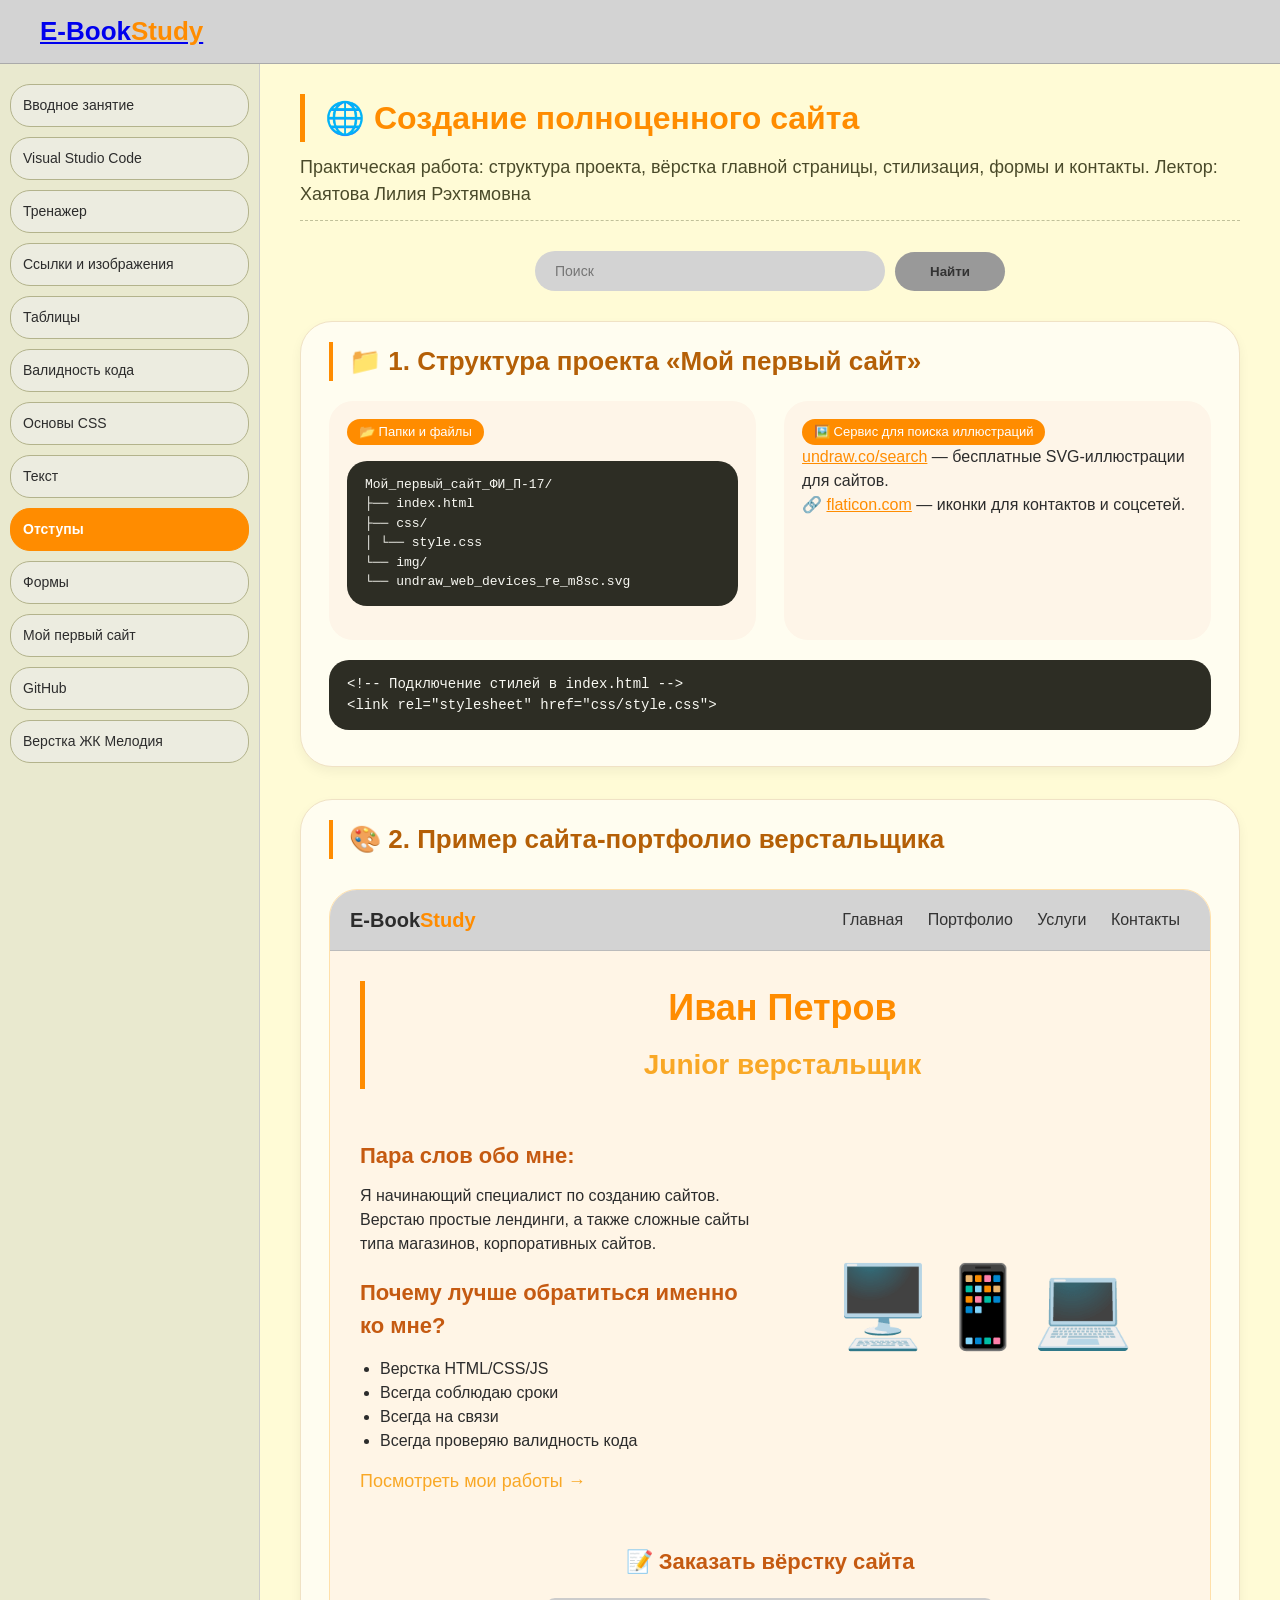
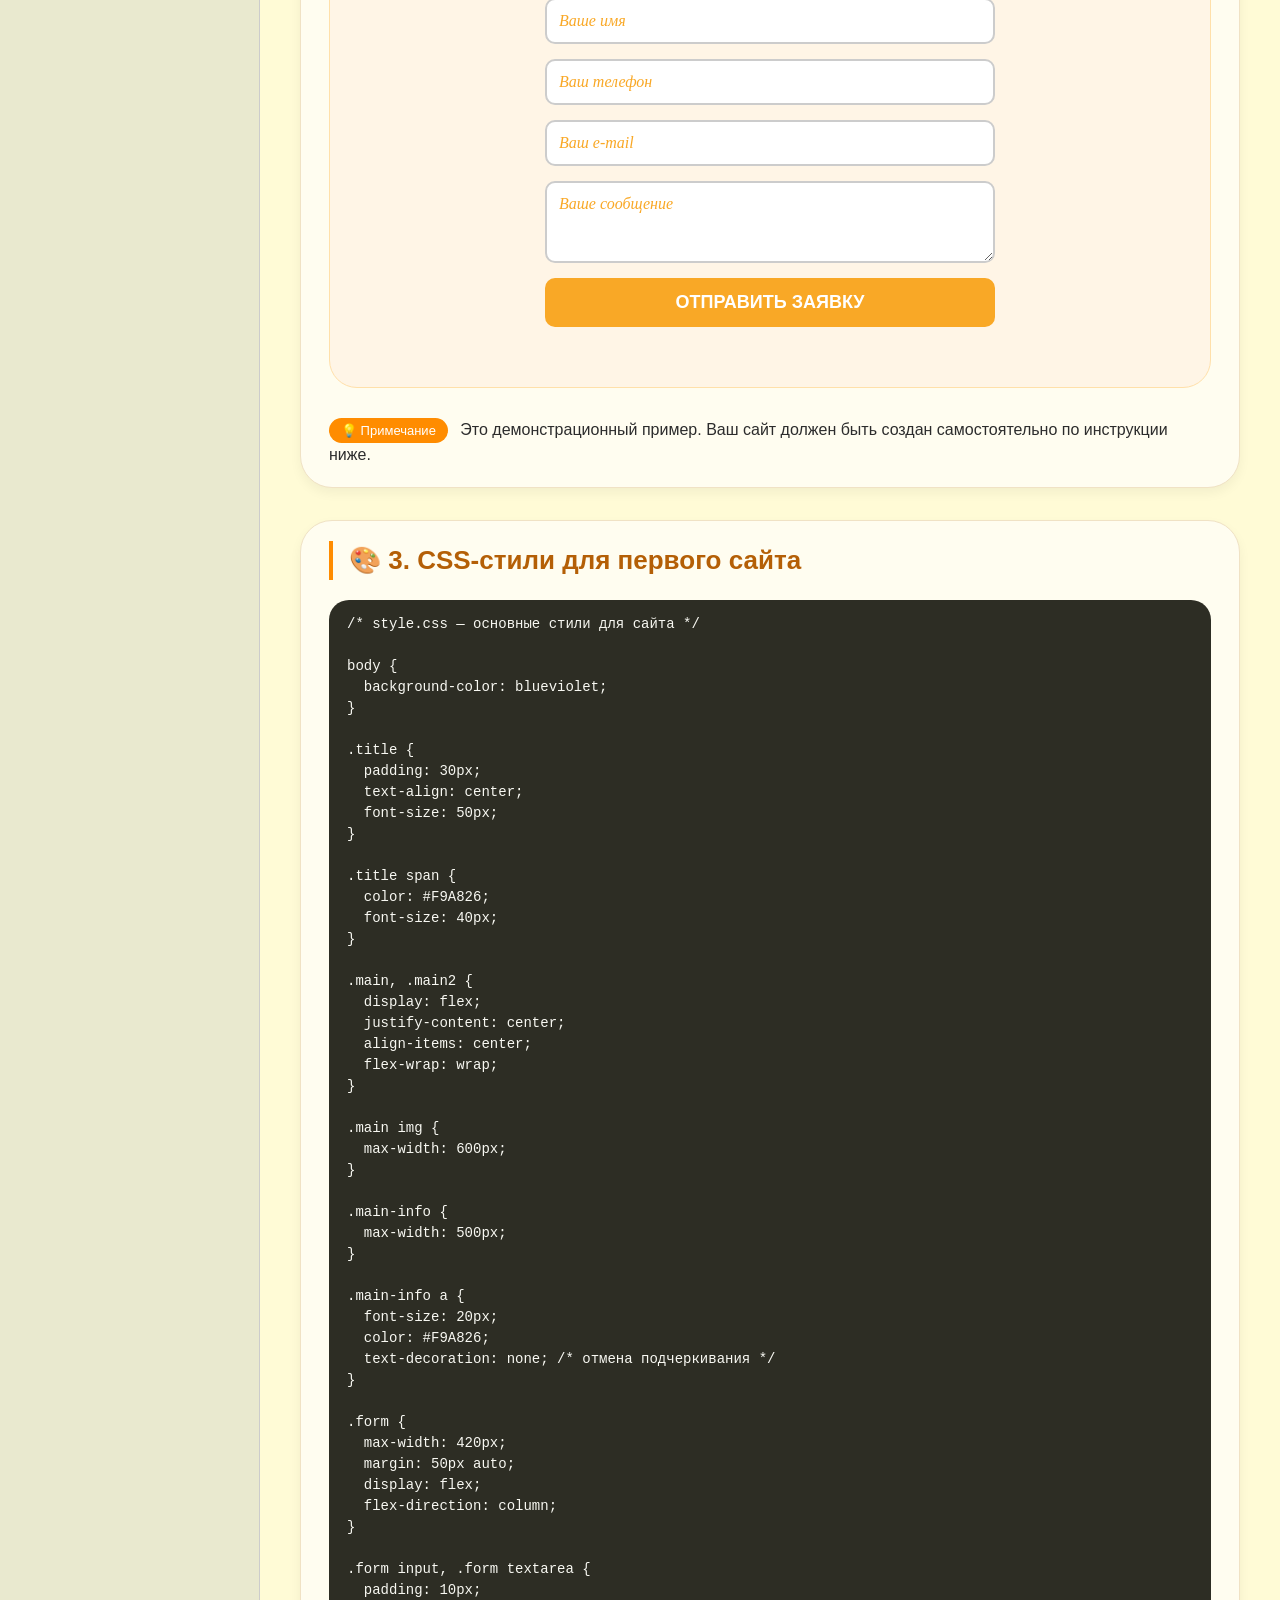
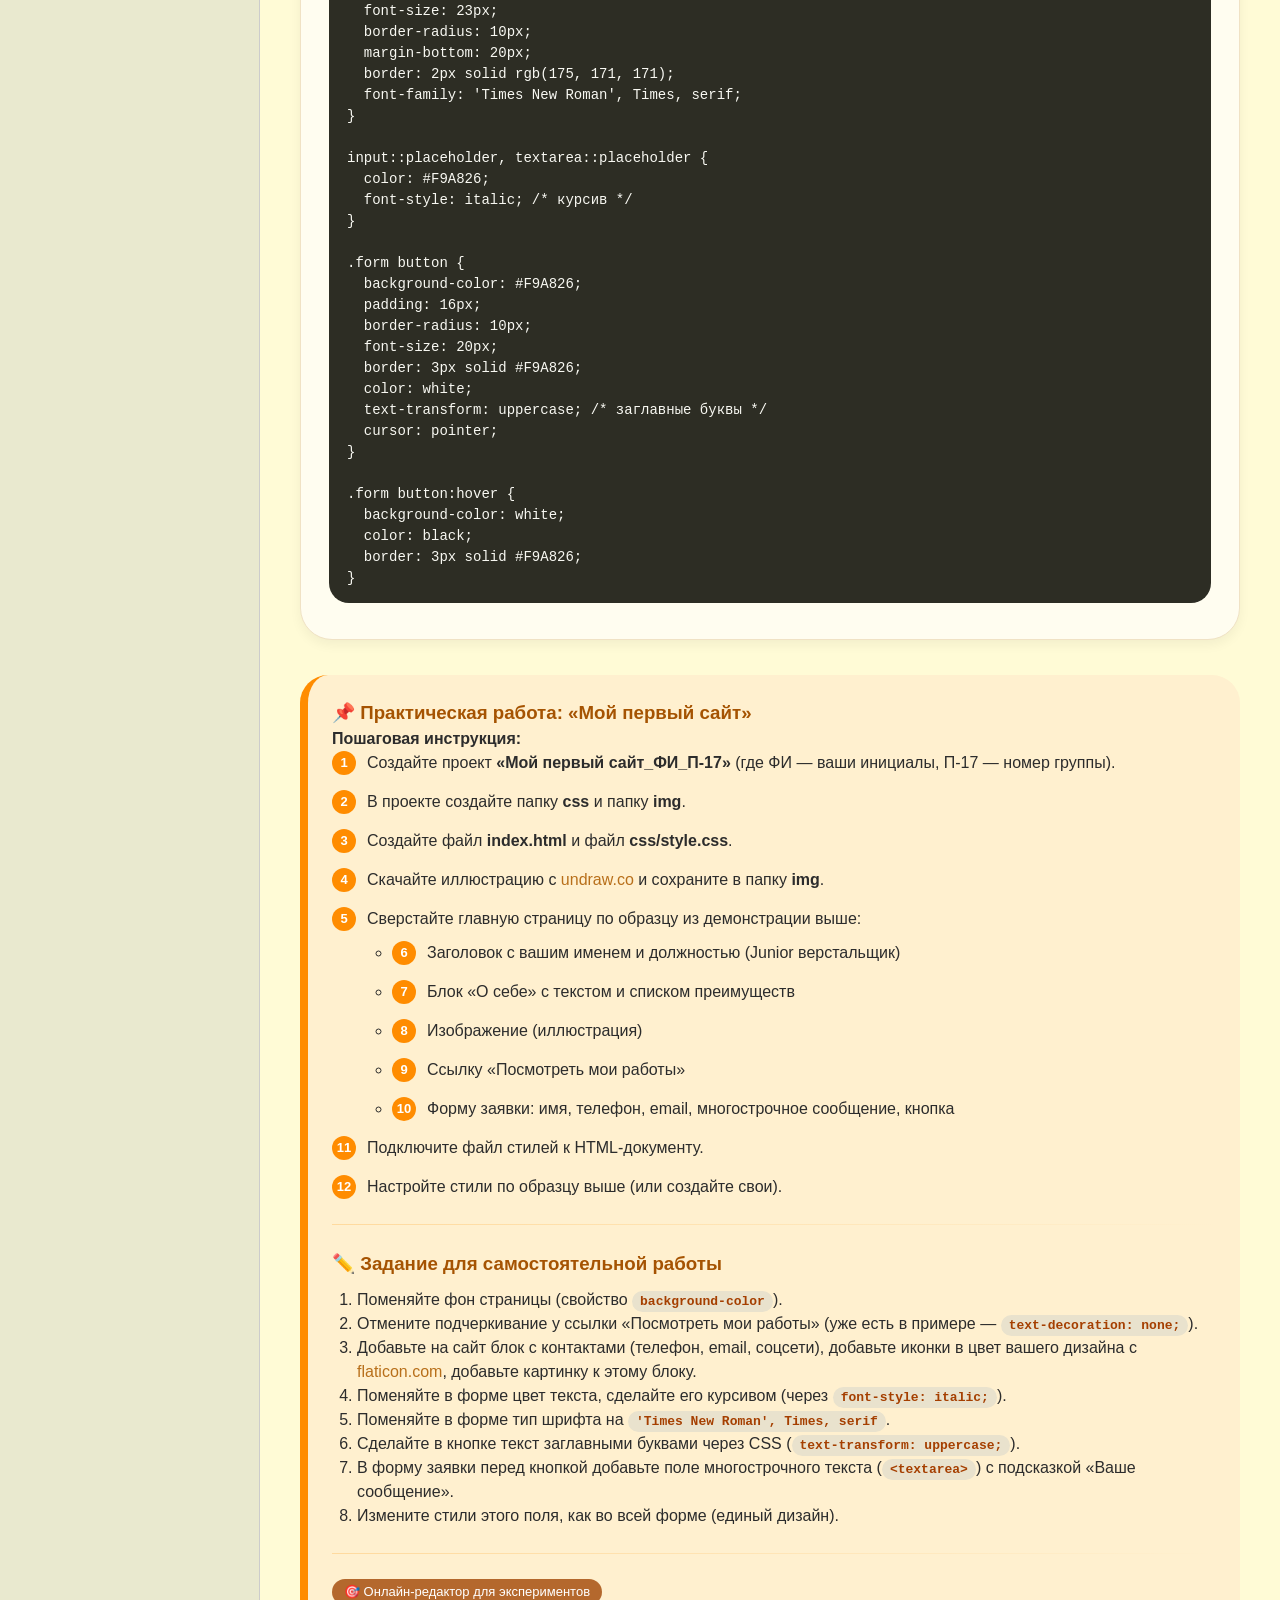
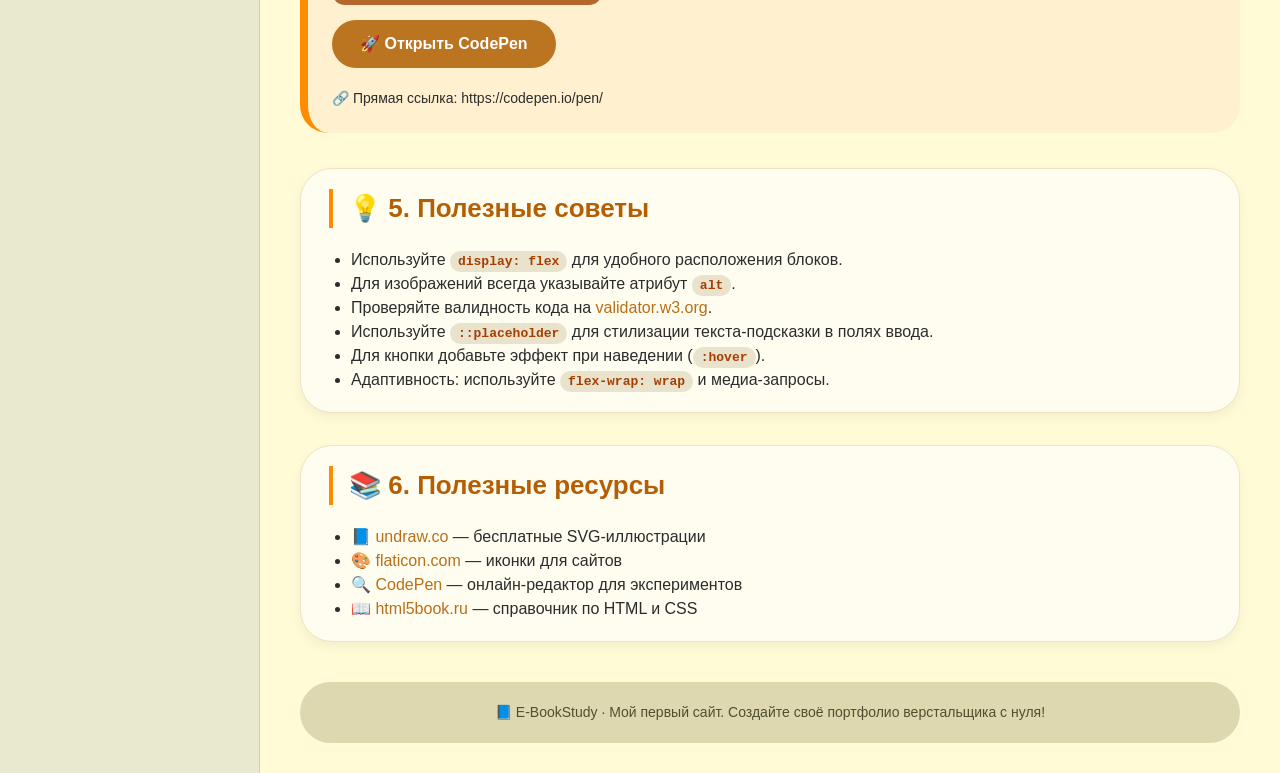
<file: website.html>
<!DOCTYPE html>
<html lang="ru">
<head>
    <meta charset="UTF-8">
    <meta name="viewport" content="width=device-width, initial-scale=1.0">
    <title>Мой первый сайт | E-BookStudy</title>
    <style>
        /* Базовые стили — полное соответствие сайту */
        * {
            margin: 0;
            padding: 0;
            box-sizing: border-box;
        }

        body {
            font-family: 'Segoe UI', 'Arial', sans-serif;
            background-color: #FFFBD6;
            color: #2c2c2c;
            line-height: 1.5;
        }

        /* Шапка сайта */
        .header {
            background-color: #D3D3D3;
            display: flex;
            justify-content: space-between;
            align-items: center;
            padding: 12px 40px;
            border-bottom: 1px solid #aaa;
            flex-wrap: wrap;
        }
        .logo {
            font-size: 26px;
            font-weight: bold;
        }
        .logo span {
            color: #FF8C00;
        }
        .nav a {
            margin: 0 12px;
            text-decoration: none;
            color: #1e1e1e;
            font-weight: 500;
            transition: 0.2s;
        }
        .nav a:hover {
            color: #FF8C00;
        }
        .theme-icon {
            font-size: 24px;
            cursor: default;
        }

        /* Контейнер + боковое меню */
        .wrapper {
            display: flex;
            max-width: auto;
            margin: 0 auto;
            background: #FFFBD6;
        }

        .sidebar {
            width: 260px;
            background-color: #e9e9cf;
            border-right: 1px solid #ccc;
            padding: 20px 10px;
        }
        .sidebar-item {
            display: block;
            background: #ecece0;
            margin-bottom: 10px;
            padding: 10px 12px;
            border-radius: 20px;
            border: 1px solid #b3b38c;
            text-decoration: none;
            color: #2c2c2c;
            transition: 0.2s;
            font-size: 14px;
        }
        .sidebar-item.active {
            background: #FF8C00;
            color: white;
            font-weight: bold;
            border-color: #FF8C00;
        }
        .sidebar-item:hover {
            background: #FFD58C;
        }

        /* Основной контент */
        .main-content {
            flex: 1;
            padding: 30px 40px;
        }

        h1 {
            color: #FF8C00;
            font-size: 32px;
            margin-bottom: 12px;
            border-left: 5px solid #FF8C00;
            padding-left: 20px;
        }
        .desc {
            font-size: 18px;
            color: #4a4a2a;
            margin-bottom: 30px;
            border-bottom: 1px dashed #c0c09a;
            padding-bottom: 12px;
        }

        /* стили для блоков с теорией */
        .theory-block {
            background: #fffdf0;
            border-radius: 32px;
            padding: 20px 28px;
            margin-bottom: 32px;
            box-shadow: 0 5px 12px rgba(0,0,0,0.05);
            transition: 0.2s;
            border: 1px solid #f0e2c5;
        }
        .theory-block h2 {
            font-size: 26px;
            color: #b45f06;
            margin-bottom: 20px;
            display: flex;
            align-items: center;
            gap: 12px;
            border-left: 4px solid #FF8C00;
            padding-left: 16px;
        }
        .theory-block h3 {
            font-size: 22px;
            margin: 20px 0 12px 0;
            color: #c55a11;
        }
        .code-example {
            background: #2d2d24;
            color: #f8f8f2;
            padding: 14px 18px;
            border-radius: 20px;
            font-family: 'Courier New', monospace;
            margin: 16px 0;
            overflow-x: auto;
            font-size: 14px;
        }
        .inline-code {
            background: #e9e2cd;
            padding: 3px 8px;
            border-radius: 12px;
            font-family: monospace;
            font-weight: 600;
            color: #a53f00;
        }
        .two-columns {
            display: flex;
            flex-wrap: wrap;
            gap: 28px;
            margin: 20px 0;
        }
        .info-card {
            background: #fef5e8;
            border-radius: 24px;
            padding: 18px;
            flex: 1;
            min-width: 220px;
        }
        .badge {
            background: #FF8C00;
            color: white;
            border-radius: 30px;
            padding: 3px 12px;
            font-size: 13px;
            display: inline-block;
            margin-right: 8px;
        }
        
        /* Демонстрация готового сайта */
        .website-preview {
            background: #fff5e6;
            border-radius: 28px;
            padding: 0;
            margin: 30px 0;
            overflow: hidden;
            border: 1px solid #ffe0aa;
        }
        .preview-header {
            background: #d3d3d3;
            padding: 15px 20px;
            display: flex;
            justify-content: space-between;
            align-items: center;
            border-bottom: 1px solid #bbb;
        }
        .preview-logo {
            font-size: 20px;
            font-weight: bold;
        }
        .preview-logo span {
            color: #FF8C00;
        }
        .preview-nav a {
            margin: 0 10px;
            text-decoration: none;
            color: #333;
        }
        .preview-content {
            padding: 30px;
        }
        .preview-title {
            text-align: center;
            font-size: 36px;
            margin-bottom: 20px;
        }
        .preview-title span {
            color: #F9A826;
            font-size: 28px;
        }
        .preview-flex {
            display: flex;
            gap: 30px;
            flex-wrap: wrap;
            align-items: center;
            justify-content: center;
            margin: 30px 0;
        }
        .preview-info {
            flex: 1;
            min-width: 250px;
        }
        .preview-info ul {
            padding-left: 20px;
            margin: 15px 0;
        }
        .preview-info a {
            color: #F9A826;
            text-decoration: none;
            font-size: 18px;
        }
        .preview-img {
            flex: 1;
            text-align: center;
            font-size: 80px;
        }
        .preview-form {
            max-width: 450px;
            margin: 30px auto;
            display: flex;
            flex-direction: column;
        }
        .preview-form h3 {
            text-align: center;
            margin-bottom: 20px;
        }
        .preview-form input,
        .preview-form textarea {
            padding: 12px;
            margin-bottom: 15px;
            border-radius: 10px;
            border: 2px solid #ccc;
            font-size: 16px;
            font-family: 'Times New Roman', Times, serif;
        }
        .preview-form textarea {
            resize: vertical;
        }
        .preview-form input::placeholder,
        .preview-form textarea::placeholder {
            color: #F9A826;
            font-style: italic;
        }
        .preview-form button {
            background: #F9A826;
            color: white;
            padding: 14px;
            border: none;
            border-radius: 10px;
            font-size: 18px;
            cursor: pointer;
            text-transform: uppercase;
            font-weight: bold;
            transition: 0.2s;
        }
        .preview-form button:hover {
            background: white;
            color: #F9A826;
            border: 2px solid #F9A826;
        }
        
        .task-block {
            background: #fff0cf;
            border-radius: 28px;
            padding: 24px;
            margin: 35px 0;
            border-left: 8px solid #FF8C00;
        }
        .button-link {
            display: inline-block;
            background: #FF8C00;
            color: white;
            padding: 12px 28px;
            border-radius: 40px;
            text-decoration: none;
            font-weight: bold;
            margin: 15px 0 8px 0;
            transition: 0.2s;
        }
        .button-link:hover {
            background: #e07a00;
            transform: scale(1.02);
        }
        hr {
            margin: 25px 0;
            border: 0;
            height: 1px;
            background: linear-gradient(to right, #ffda9e, transparent);
        }
        footer {
            text-align: center;
            margin-top: 40px;
            padding: 20px;
            background: #ddd8b0;
            border-radius: 48px;
            font-size: 14px;
            color: #4f4f2f;
        }
        @media (max-width: 800px) {
            .wrapper {
                flex-direction: column;
            }
            .sidebar {
                width: 100%;
                display: flex;
                flex-wrap: wrap;
                gap: 8px;
            }
            .sidebar-item {
                width: auto;
                margin: 0;
            }
            .main-content {
                padding: 20px;
            }
        }
        .search-box {
            margin-bottom: 30px;
            display: flex;
            justify-content: center;
            align-items: center;
        }
        .search-input {
            width: 350px;
            padding: 12px 20px;
            border-radius: 25px;
            border: none;
            background-color: #D3D3D3;
            outline: none;
            font-size: 14px;
        }
        .btn-search {
            padding: 12px 35px;
            border-radius: 25px;
            border: none;
            background-color: #999;
            color: #333;
            cursor: pointer;
            margin-left: 10px;
            font-weight: bold;
        }
        .btn-search:hover {
            background-color: #888;
        }
        .highlight {
            background-color: #FFD700;
            color: black;
            border-radius: 2px;
        }
        .step-list {
            list-style: none;
            counter-reset: step-counter;
        }
        .step-list li {
            counter-increment: step-counter;
            margin-bottom: 15px;
            padding-left: 35px;
            position: relative;
        }
        .step-list li::before {
            content: counter(step-counter);
            background-color: #FF8C00;
            color: white;
            font-weight: bold;
            width: 24px;
            height: 24px;
            border-radius: 50%;
            display: inline-flex;
            align-items: center;
            justify-content: center;
            position: absolute;
            left: 0;
            top: 0;
            font-size: 13px;
        }
        .resource-link {
            color: #b86f1a;
            text-decoration: none;
        }
        .resource-link:hover {
            text-decoration: underline;
        }
    </style>
</head>
<body>
    <header class="header">
        <div class="logo"> <a href="index.html"> E-Book<span>Study</span></a></div>
        <div class="theme-icon"></div>
    </header>

    <div class="wrapper">
        <!-- Боковое меню — как в предыдущих работах -->
        <aside class="sidebar">
            <a href="intro.html" class="sidebar-item">Вводное занятие</a>
            <a href="vscode.html" class="sidebar-item">Visual Studio Code</a>
            <a href="practice.html" class="sidebar-item">Тренажер</a>
            <a href="links.html" class="sidebar-item">Ссылки и изображения</a>
            <a href="tables.html" class="sidebar-item">Таблицы</a>
            <a href="validator.html" class="sidebar-item">Валидность кода</a>
            <a href="css.html" class="sidebar-item">Основы CSS</a>
            <a href="text.html" class="sidebar-item">Текст</a>
            <a href="margins.html" class="sidebar-item active">Отступы</a>
            <a href="forms.html" class="sidebar-item">Формы</a>
            <a href="website.html" class="sidebar-item">Мой первый сайт</a>
            <a href="github.html" class="sidebar-item">GitHub</a>
            <a href="melodia.html" class="sidebar-item">Верстка ЖК Мелодия</a>
        </aside>

        <main class="main-content">
            <h1>🌐 Создание полноценного сайта</h1>
            <p class="desc">Практическая работа: структура проекта, вёрстка главной страницы, стилизация, формы и контакты. Лектор: Хаятова Лилия Рэхтямовна</p>
            <div class="search-box">
                <input type="text" class="search-input" placeholder="Поиск">
                <button class="btn-search">Найти</button>
            </div>

            <!-- 1. Структура проекта -->
            <div class="theory-block">
                <h2>📁 1. Структура проекта «Мой первый сайт»</h2>
                <div class="two-columns">
                    <div class="info-card">
                        <span class="badge">📂 Папки и файлы</span>
                        <div class="code-example" style="font-size: 13px;">
                            Мой_первый_сайт_ФИ_П-17/<br>
                            ├── index.html<br>
                            ├── css/<br>
                            │   └── style.css<br>
                            └── img/<br>
                                └── undraw_web_devices_re_m8sc.svg
                        </div>
                    </div>
                    <div class="info-card">
                        <span class="badge">🖼️ Сервис для поиска иллюстраций</span>
                        <p><a href="https://undraw.co/search" target="_blank" style="color:#FF8C00;">undraw.co/search</a> — бесплатные SVG-иллюстрации для сайтов.</p>
                        <p>🔗 <a href="https://www.flaticon.com/ru/" target="_blank" style="color:#FF8C00;">flaticon.com</a> — иконки для контактов и соцсетей.</p>
                    </div>
                </div>
                <div class="code-example">
                    &lt;!-- Подключение стилей в index.html --&gt;<br>
                    &lt;link rel="stylesheet" href="css/style.css"&gt;
                </div>
            </div>

            <!-- 2. Пример готового сайта (демонстрация) -->
            <div class="theory-block">
                <h2>🎨 2. Пример сайта-портфолио верстальщика</h2>
                <div class="website-preview">
                    <div class="preview-header">
                        <div class="preview-logo">E-Book<span>Study</span></div>
                        <div class="preview-nav">
                            <a href="#">Главная</a>
                            <a href="#">Портфолио</a>
                            <a href="#">Услуги</a>
                            <a href="#">Контакты</a>
                        </div>
                    </div>
                    <div class="preview-content">
                        <h1 class="preview-title">Иван Петров<br><span>Junior верстальщик</span></h1>
                        
                        <div class="preview-flex">
                            <div class="preview-info">
                                <h3>Пара слов обо мне:</h3>
                                <p>Я начинающий специалист по созданию сайтов. Верстаю простые лендинги, а также сложные сайты типа магазинов, корпоративных сайтов.</p>
                                <h3>Почему лучше обратиться именно ко мне?</h3>
                                <ul>
                                    <li>Верстка HTML/CSS/JS</li>
                                    <li>Всегда соблюдаю сроки</li>
                                    <li>Всегда на связи</li>
                                    <li>Всегда проверяю валидность кода</li>
                                </ul>
                                <a href="#">Посмотреть мои работы →</a>
                            </div>
                            <div class="preview-img">
                                🖥️📱💻
                            </div>
                        </div>
                        
                        <div class="preview-form">
                            <h3>📝 Заказать вёрстку сайта</h3>
                            <input type="text" placeholder="Ваше имя">
                            <input type="tel" placeholder="Ваш телефон">
                            <input type="email" placeholder="Ваш e-mail">
                            <textarea rows="3" placeholder="Ваше сообщение"></textarea>
                            <button>Отправить заявку</button>
                        </div>
                    </div>
                </div>
                <p style="margin-top: 15px;"><span class="badge">💡 Примечание</span> Это демонстрационный пример. Ваш сайт должен быть создан самостоятельно по инструкции ниже.</p>
            </div>

            <!-- 3. CSS-стили для сайта -->
            <div class="theory-block">
                <h2>🎨 3. CSS-стили для первого сайта</h2>
                <div class="code-example">
                    /* style.css — основные стили для сайта */<br><br>
                    body {<br>
                    &nbsp;&nbsp;background-color: blueviolet;<br>
                    }<br><br>
                    .title {<br>
                    &nbsp;&nbsp;padding: 30px;<br>
                    &nbsp;&nbsp;text-align: center;<br>
                    &nbsp;&nbsp;font-size: 50px;<br>
                    }<br><br>
                    .title span {<br>
                    &nbsp;&nbsp;color: #F9A826;<br>
                    &nbsp;&nbsp;font-size: 40px;<br>
                    }<br><br>
                    .main, .main2 {<br>
                    &nbsp;&nbsp;display: flex;<br>
                    &nbsp;&nbsp;justify-content: center;<br>
                    &nbsp;&nbsp;align-items: center;<br>
                    &nbsp;&nbsp;flex-wrap: wrap;<br>
                    }<br><br>
                    .main img {<br>
                    &nbsp;&nbsp;max-width: 600px;<br>
                    }<br><br>
                    .main-info {<br>
                    &nbsp;&nbsp;max-width: 500px;<br>
                    }<br><br>
                    .main-info a {<br>
                    &nbsp;&nbsp;font-size: 20px;<br>
                    &nbsp;&nbsp;color: #F9A826;<br>
                    &nbsp;&nbsp;text-decoration: none;  /* отмена подчеркивания */<br>
                    }<br><br>
                    .form {<br>
                    &nbsp;&nbsp;max-width: 420px;<br>
                    &nbsp;&nbsp;margin: 50px auto;<br>
                    &nbsp;&nbsp;display: flex;<br>
                    &nbsp;&nbsp;flex-direction: column;<br>
                    }<br><br>
                    .form input, .form textarea {<br>
                    &nbsp;&nbsp;padding: 10px;<br>
                    &nbsp;&nbsp;font-size: 23px;<br>
                    &nbsp;&nbsp;border-radius: 10px;<br>
                    &nbsp;&nbsp;margin-bottom: 20px;<br>
                    &nbsp;&nbsp;border: 2px solid rgb(175, 171, 171);<br>
                    &nbsp;&nbsp;font-family: 'Times New Roman', Times, serif;<br>
                    }<br><br>
                    input::placeholder, textarea::placeholder {<br>
                    &nbsp;&nbsp;color: #F9A826;<br>
                    &nbsp;&nbsp;font-style: italic;  /* курсив */<br>
                    }<br><br>
                    .form button {<br>
                    &nbsp;&nbsp;background-color: #F9A826;<br>
                    &nbsp;&nbsp;padding: 16px;<br>
                    &nbsp;&nbsp;border-radius: 10px;<br>
                    &nbsp;&nbsp;font-size: 20px;<br>
                    &nbsp;&nbsp;border: 3px solid #F9A826;<br>
                    &nbsp;&nbsp;color: white;<br>
                    &nbsp;&nbsp;text-transform: uppercase;  /* заглавные буквы */<br>
                    &nbsp;&nbsp;cursor: pointer;<br>
                    }<br><br>
                    .form button:hover {<br>
                    &nbsp;&nbsp;background-color: white;<br>
                    &nbsp;&nbsp;color: black;<br>
                    &nbsp;&nbsp;border: 3px solid #F9A826;<br>
                    }
                </div>
            </div>

            <!-- 4. Практическая работа -->
            <div class="task-block">
                <h3 style="color:#a55302; margin-top:0;">📌 Практическая работа: «Мой первый сайт»</h3>
                <p><strong>Пошаговая инструкция:</strong></p>
                <ul class="step-list" style="margin-left: 0;">
                    <li>Создайте проект <strong>«Мой первый сайт_ФИ_П-17»</strong> (где ФИ — ваши инициалы, П-17 — номер группы).</li>
                    <li>В проекте создайте папку <strong>css</strong> и папку <strong>img</strong>.</li>
                    <li>Создайте файл <strong>index.html</strong> и файл <strong>css/style.css</strong>.</li>
                    <li>Скачайте иллюстрацию с <a href="https://undraw.co/search" target="_blank" class="resource-link">undraw.co</a> и сохраните в папку <strong>img</strong>.</li>
                    <li>Сверстайте главную страницу по образцу из демонстрации выше:
                        <ul style="margin-left: 25px; margin-top: 10px;">
                            <li>Заголовок с вашим именем и должностью (Junior верстальщик)</li>
                            <li>Блок «О себе» с текстом и списком преимуществ</li>
                            <li>Изображение (иллюстрация)</li>
                            <li>Ссылку «Посмотреть мои работы»</li>
                            <li>Форму заявки: имя, телефон, email, многострочное сообщение, кнопка</li>
                        </ul>
                    </li>
                    <li>Подключите файл стилей к HTML-документу.</li>
                    <li>Настройте стили по образцу выше (или создайте свои).</li>
                </ul>
                <hr>
                <h3 style="color:#a55302; margin-top: 15px;">✏️ Задание для самостоятельной работы</h3>
                <ol style="margin-left: 25px; margin-top: 10px;">
                    <li>Поменяйте фон страницы (свойство <span class="inline-code">background-color</span>).</li>
                    <li>Отмените подчеркивание у ссылки «Посмотреть мои работы» (уже есть в примере — <span class="inline-code">text-decoration: none;</span>).</li>
                    <li>Добавьте на сайт блок с контактами (телефон, email, соцсети), добавьте иконки в цвет вашего дизайна с <a href="https://www.flaticon.com/ru/" target="_blank" class="resource-link">flaticon.com</a>, добавьте картинку к этому блоку.</li>
                    <li>Поменяйте в форме цвет текста, сделайте его курсивом (через <span class="inline-code">font-style: italic;</span>).</li>
                    <li>Поменяйте в форме тип шрифта на <span class="inline-code">'Times New Roman', Times, serif</span>.</li>
                    <li>Сделайте в кнопке текст заглавными буквами через CSS (<span class="inline-code">text-transform: uppercase;</span>).</li>
                    <li>В форму заявки перед кнопкой добавьте поле многострочного текста (<span class="inline-code">&lt;textarea&gt;</span>) с подсказкой «Ваше сообщение».</li>
                    <li>Измените стили этого поля, как во всей форме (единый дизайн).</li>
                </ol>
                <hr>
                <p><span class="badge" style="background:#b4682d;">🎯 Онлайн-редактор для экспериментов</span></p>
                <p><a href="https://codepen.io/pen/" target="_blank" class="button-link" style="background:#bb741f;">🚀 Открыть CodePen</a></p>
                <p style="margin-top: 12px; font-size: 14px;">🔗 Прямая ссылка: https://codepen.io/pen/</p>
            </div>

            <!-- 5. Рекомендации -->
            <div class="theory-block">
                <h2>💡 5. Полезные советы</h2>
                <ul style="margin-left: 22px;">
                    <li>Используйте <span class="inline-code">display: flex</span> для удобного расположения блоков.</li>
                    <li>Для изображений всегда указывайте атрибут <span class="inline-code">alt</span>.</li>
                    <li>Проверяйте валидность кода на <a href="https://validator.w3.org/" target="_blank" class="resource-link">validator.w3.org</a>.</li>
                    <li>Используйте <span class="inline-code">::placeholder</span> для стилизации текста-подсказки в полях ввода.</li>
                    <li>Для кнопки добавьте эффект при наведении (<span class="inline-code">:hover</span>).</li>
                    <li>Адаптивность: используйте <span class="inline-code">flex-wrap: wrap</span> и медиа-запросы.</li>
                </ul>
            </div>

            <!-- 6. Дополнительные ресурсы -->
            <div class="theory-block">
                <h2>📚 6. Полезные ресурсы</h2>
                <ul style="margin-left: 22px;">
                    <li>📘 <a href="https://undraw.co/search" target="_blank" class="resource-link">undraw.co</a> — бесплатные SVG-иллюстрации</li>
                    <li>🎨 <a href="https://www.flaticon.com/ru/" target="_blank" class="resource-link">flaticon.com</a> — иконки для сайтов</li>
                    <li>🔍 <a href="https://codepen.io/pen/" target="_blank" class="resource-link">CodePen</a> — онлайн-редактор для экспериментов</li>
                    <li>📖 <a href="https://html5book.ru/" target="_blank" class="resource-link">html5book.ru</a> — справочник по HTML и CSS</li>
                </ul>
            </div>

            <footer>
                📘 E-BookStudy · Мой первый сайт. Создайте своё портфолио верстальщика с нуля!
            </footer>
        </main>
    </div>

    <script>
        // Функция поиска и подсветки
        function performSearch(inputElement, container) {
            if (!inputElement || !container) return;
            const query = inputElement.value.trim();
            removeHighlights();
            if (query === "") return;

            const regex = new RegExp(`(${query.replace(/[.*+?^${}()|[\]\\]/g, '\\$&')})`, 'gi');
            const walker = document.createTreeWalker(container, NodeFilter.SHOW_TEXT, null, false);
            let node;
            const nodesToReplace = [];

            while (node = walker.nextNode()) {
                if (node.parentNode.tagName === 'SCRIPT' ||
                    node.parentNode.tagName === 'STYLE' ||
                    node.parentNode.tagName === 'INPUT' ||
                    node.parentNode.tagName === 'TEXTAREA') continue;

                if (node.textContent.toLowerCase().includes(query.toLowerCase())) {
                    nodesToReplace.push(node);
                }
            }

            nodesToReplace.forEach(node => {
                const span = document.createElement('span');
                span.innerHTML = node.textContent.replace(regex, '<mark class="highlight">$1</mark>');
                node.parentNode.replaceChild(span, node);
            });

            const firstResult = container.querySelector('.highlight');
            if (firstResult) {
                firstResult.scrollIntoView({ behavior: 'smooth', block: 'center' });
            } else {
                alert("Ничего не найдено");
            }
        }

        function removeHighlights() {
            document.querySelectorAll('.highlight').forEach(h => {
                const parent = h.parentNode;
                const text = parent.textContent;
                const textNode = document.createTextNode(text);
                parent.replaceWith(textNode);
            });
        }

        document.addEventListener('DOMContentLoaded', () => {
            const main = document.querySelector('.main-content');
            if (!main) return;

            document.querySelectorAll('.btn-search').forEach(btn => {
                btn.addEventListener('click', (e) => {
                    const searchBox = btn.closest('.search-box');
                    const input = searchBox.querySelector('.search-input');
                    performSearch(input, main);
                });
            });

            document.querySelectorAll('.search-input').forEach(input => {
                input.addEventListener('keypress', (e) => {
                    if (e.key === 'Enter') {
                        const searchBox = input.closest('.search-box');
                        const btn = searchBox.querySelector('.btn-search');
                        if (btn) btn.click();
                    }
                });
            });
        });
    </script>
</body>
</html>
</file>
